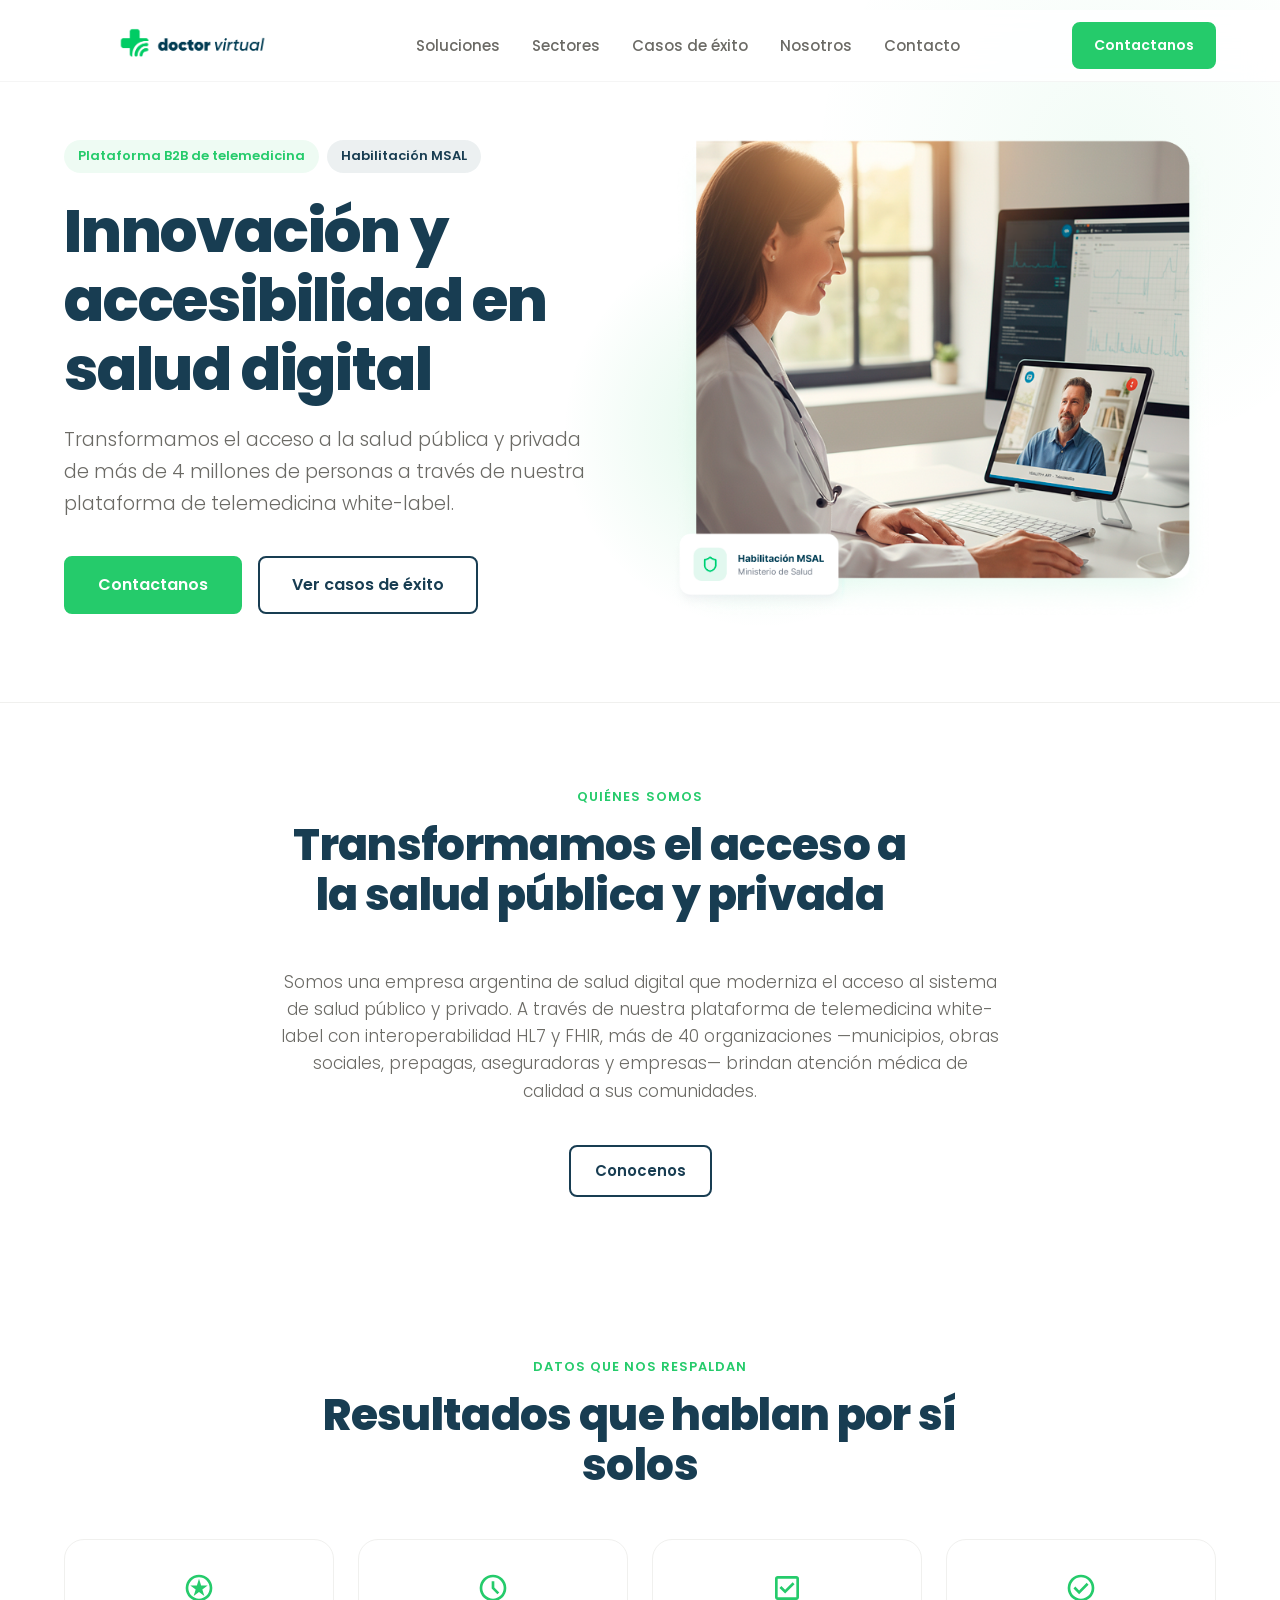
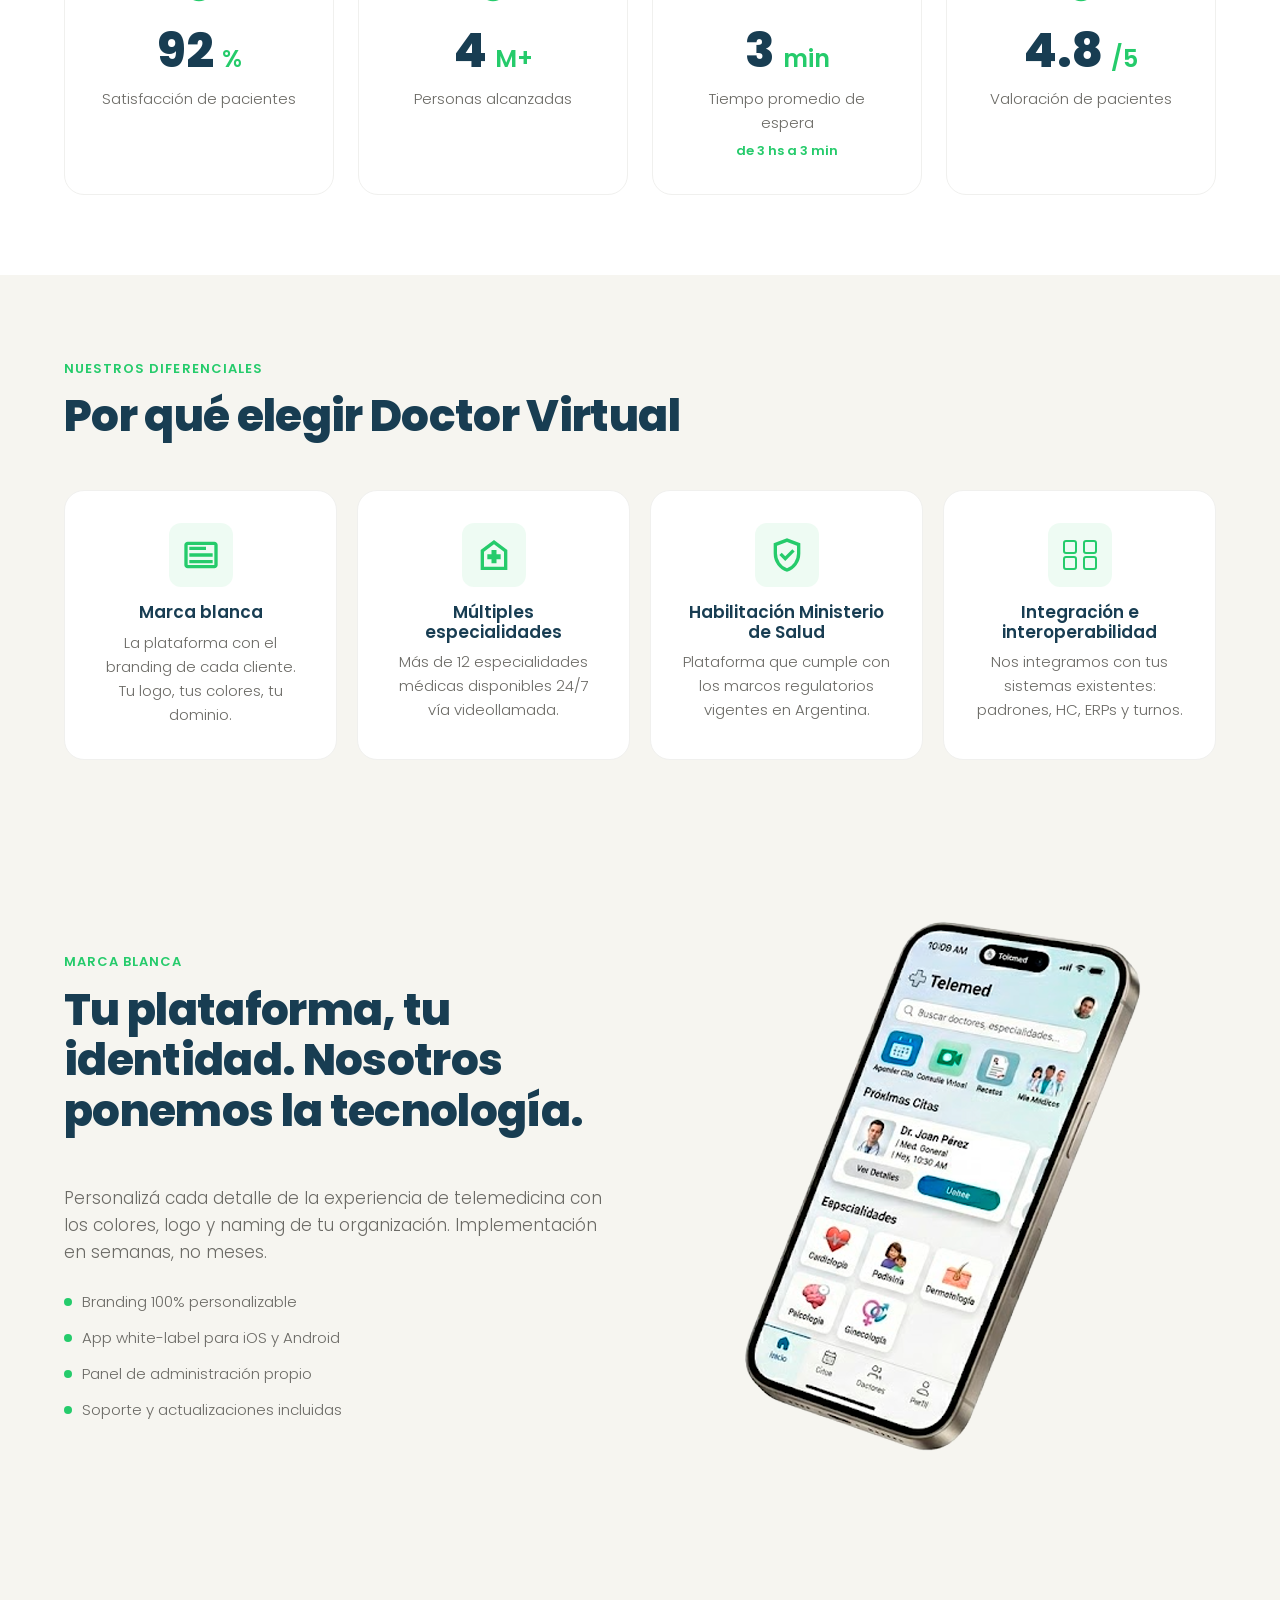
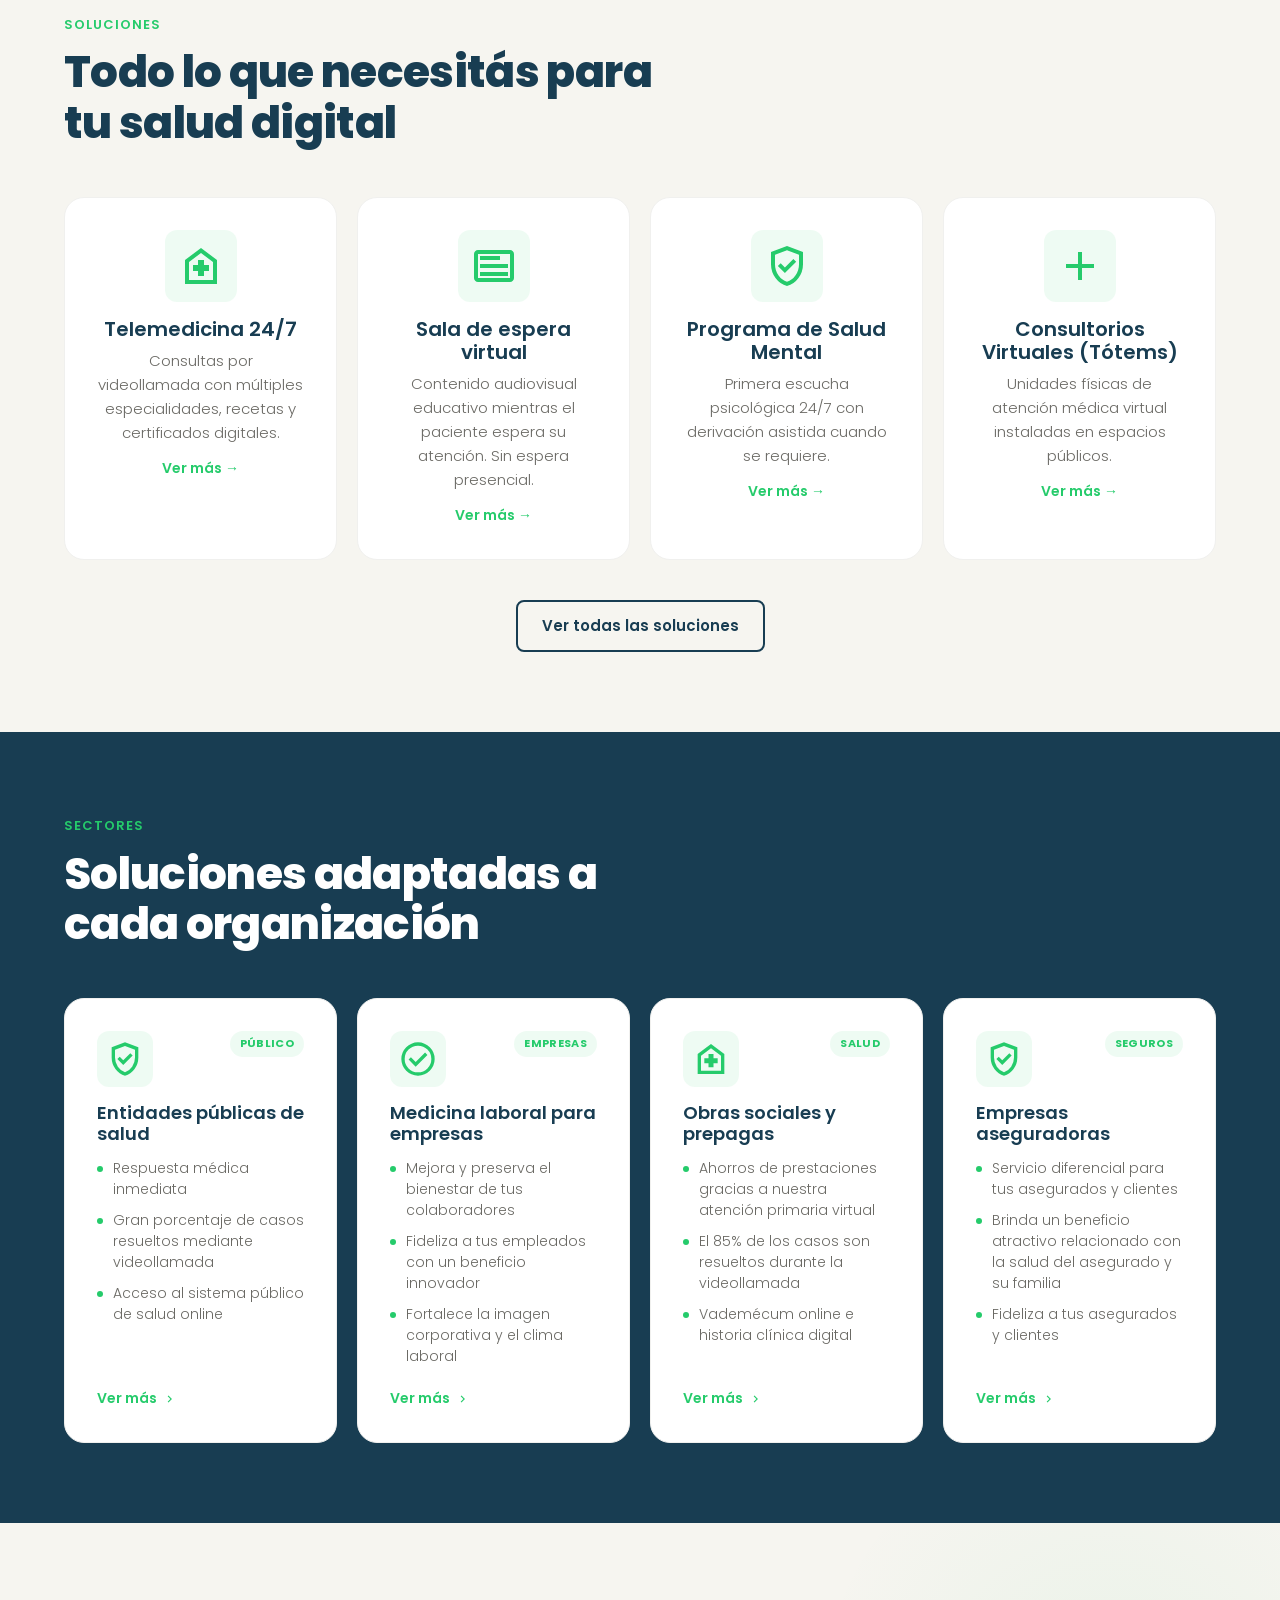
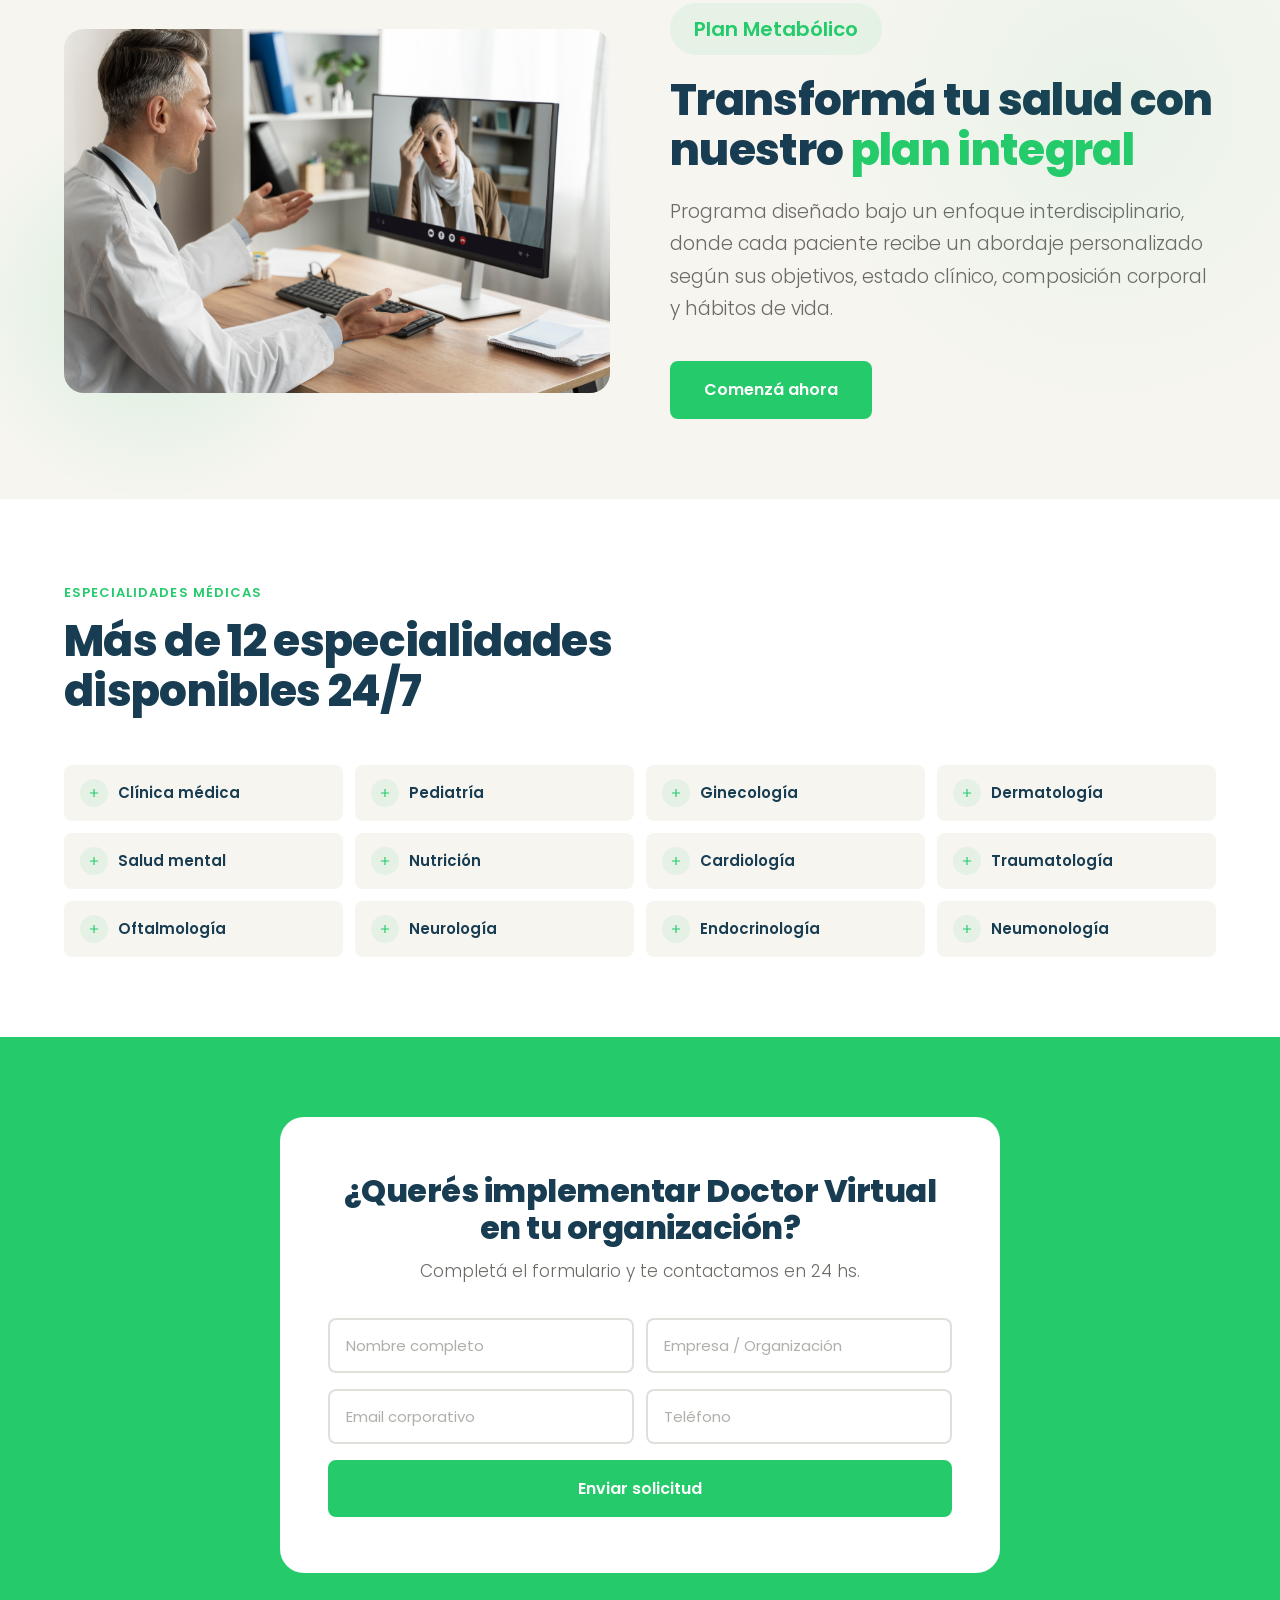
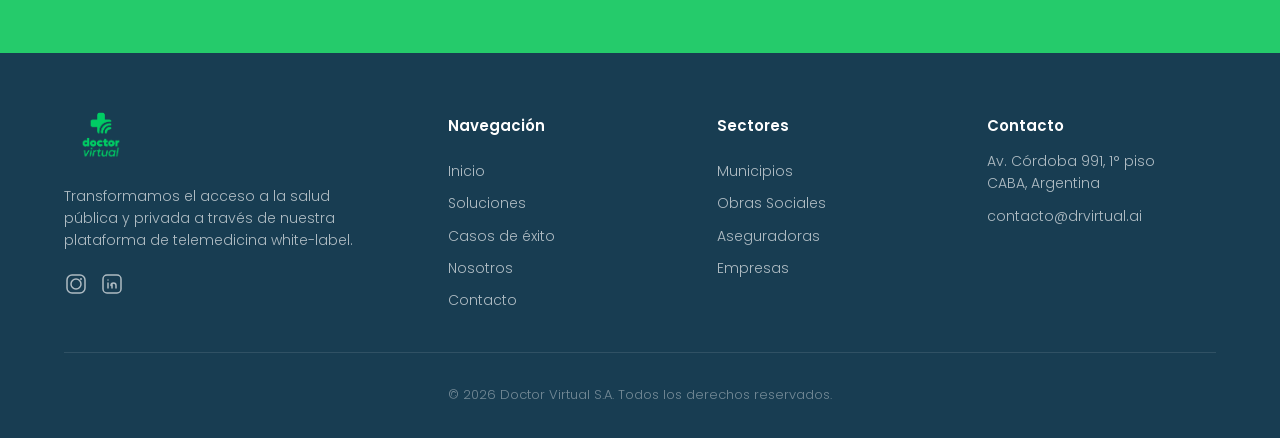
<file: index.html>
<!DOCTYPE html>
<html lang="es">
<head>
  <meta charset="UTF-8" />
  <meta name="viewport" content="width=device-width, initial-scale=1.0" />
  <title>Doctor Virtual — Salud digital para organizaciones</title>
  <meta name="description" content="Plataforma de telemedicina B2B para municipios, obras sociales, prepagas y aseguradoras. Marca blanca, múltiples especialidades, interoperabilidad HL7/FHIR." />
  <meta property="og:locale" content="es_AR" />
  <meta property="og:site_name" content="Doctor Virtual" />
  <meta property="og:title" content="Doctor Virtual — Salud digital para organizaciones" />
  <meta property="og:description" content="Plataforma de telemedicina B2B para municipios, obras sociales, prepagas y aseguradoras. Marca blanca, múltiples especialidades, interoperabilidad HL7/FHIR." />
  <meta property="og:image" content="https://doctorvirtual.ai/Fotos/doctor-offering-medical-teleconsultation.jpg" />
  <meta property="og:url" content="https://doctorvirtual.ai/" />
  <meta property="og:type" content="website" />
  <meta name="twitter:card" content="summary_large_image" />
  <meta name="twitter:title" content="Doctor Virtual — Salud digital para organizaciones" />
  <meta name="twitter:description" content="Plataforma de telemedicina B2B para municipios, obras sociales, prepagas y aseguradoras. Marca blanca, múltiples especialidades." />
  <meta name="twitter:image" content="https://doctorvirtual.ai/Fotos/doctor-offering-medical-teleconsultation.jpg" />
  <link rel="canonical" href="https://doctorvirtual.ai/" />
  <meta name="robots" content="index, follow" />
  <link rel="icon" type="image/svg+xml" href="icons/logo.svg" />
  <link rel="apple-touch-icon" href="icons/logo.png" />
  <script type="application/ld+json">
  {
    "@context": "https://schema.org",
    "@type": "Organization",
    "name": "Doctor Virtual",
    "url": "https://doctorvirtual.ai/",
    "logo": "https://doctorvirtual.ai/icons/logo.png",
    "description": "Plataforma de telemedicina B2B para municipios, obras sociales, prepagas y aseguradoras.",
    "email": "contacto@drvirtual.ai",
    "sameAs": [
      "https://www.linkedin.com/company/doctorvirtual-ia"
    ]
  }
  </script>
  <link rel="preconnect" href="https://fonts.googleapis.com" />
  <link rel="preconnect" href="https://fonts.gstatic.com" crossorigin />
  <link href="https://fonts.googleapis.com/css2?family=Poppins:wght@300;600;800&display=swap" rel="stylesheet" />
  <style>
/* ========== RESET & BASE ========== */
*, *::before, *::after {
  margin: 0;
  padding: 0;
  box-sizing: border-box;
}

:root {
  --green: #25CB6B;
  --green-light: rgba(37, 203, 107, 0.08);
  --green-mid: rgba(37, 203, 107, 0.15);
  --blue: #183D52;
  --cream: #F6F5F0;
  --white: #FFFFFF;
  --gray-50: #F9F9F9;
  --gray-100: #F0F0EE;
  --gray-200: #E0DFDA;
  --gray-300: #B0AFAA;
  --gray-400: #8A8984;
  --gray-500: #6B6A65;
  --gray-600: #4A4945;
  --text: #1A1A18;
  --text-light: #6B6A65;
  --radius-sm: 8px;
  --radius-md: 12px;
  --radius-lg: 20px;
  --radius-xl: 24px;
  --shadow-sm: 0 1px 3px rgba(0,0,0,0.06);
  --shadow-md: 0 4px 16px rgba(0,0,0,0.08);
  --shadow-lg: 0 12px 40px rgba(0,0,0,0.1);
  --shadow-xl: 0 20px 60px rgba(0,0,0,0.12);
  --font: 'Poppins', -apple-system, BlinkMacSystemFont, 'Segoe UI', sans-serif;
  --container: 1200px;
  --nav-height: 72px;
}

html {
  scroll-behavior: smooth;
  -webkit-font-smoothing: antialiased;
}

body {
  font-family: var(--font);
  font-weight: 300;
  color: var(--text);
  background: var(--white);
  line-height: 1.6;
  overflow-x: hidden;
}

.bg-container {
  position: fixed;
  inset: 0;
  z-index: -1;
  background: url('Fotos/doctor-offering-medical-teleconsultation.jpg');
  background-size: cover;
  background-position: center;
  background-repeat: no-repeat;
  background-attachment: fixed;
  transform: scale(10);
}

img { max-width: 100%; display: block; }
a { text-decoration: none; color: inherit; }
ul { list-style: none; }

.container {
  width: 100%;
  max-width: var(--container);
  margin: 0 auto;
  padding: 0 24px;
}

h1, h2, h3, h4 {
  font-weight: 800;
  line-height: 1.15;
  color: var(--blue);
}

h1 {
  font-size: clamp(2.25rem, 5vw, 3.75rem);
  letter-spacing: -0.02em;
}

h2 {
  font-size: clamp(1.75rem, 3.5vw, 2.75rem);
  letter-spacing: -0.015em;
}

h3 {
  font-size: 1.25rem;
  font-weight: 600;
}

p {
  color: var(--text-light);
  font-size: 1.0625rem;
}

.section-title {
  margin-bottom: 48px;
  max-width: 640px;
}

.section-label {
  display: inline-block;
  font-size: 0.8125rem;
  font-weight: 600;
  text-transform: uppercase;
  letter-spacing: 0.08em;
  color: var(--green);
  margin-bottom: 12px;
}

.btn {
  display: inline-flex;
  align-items: center;
  justify-content: center;
  gap: 8px;
  font-family: var(--font);
  font-weight: 600;
  font-size: 0.9375rem;
  border-radius: var(--radius-sm);
  padding: 12px 24px;
  border: 2px solid transparent;
  cursor: pointer;
  transition: all 0.25s ease;
}

.btn-primary {
  background: var(--green);
  color: var(--white);
  border-color: var(--green);
}
.btn-primary:hover {
  background: #1fb85e;
  border-color: #1fb85e;
  transform: translateY(-1px);
  box-shadow: 0 4px 16px rgba(37, 203, 107, 0.35);
}

.btn-outline {
  background: transparent;
  color: var(--blue);
  border-color: var(--blue);
}
.btn-outline:hover {
  background: var(--blue);
  color: var(--white);
  transform: translateY(-1px);
}
.about-content .btn-outline:hover {
  background: var(--green);
  border-color: var(--green);
  color: var(--white);
}

.btn-lg { padding: 14px 32px; font-size: 1rem; }
.btn-block { width: 100%; }

.badge {
  display: inline-block;
  font-size: 0.8125rem;
  font-weight: 600;
  color: var(--green);
  background: var(--green-light);
  padding: 6px 14px;
  border-radius: 100px;
  margin-bottom: 20px;
}

.hero-badges {
  display: flex;
  flex-wrap: wrap;
  gap: 8px;
  margin-bottom: 4px;
}

.badge-msal {
  color: var(--blue);
  background: rgba(24, 61, 82, 0.08);
}

.navbar {
  position: fixed;
  top: 10px;
  left: 0;
  width: 100%;
  height: var(--nav-height);
  background: rgba(255,255,255,0.85);
  backdrop-filter: blur(16px);
  -webkit-backdrop-filter: blur(16px);
  border-bottom: 1px solid rgba(0,0,0,0.04);
  z-index: 1000;
  transition: box-shadow 0.3s;
}
.navbar.scrolled {
  box-shadow: 0 1px 8px rgba(0,0,0,0.06);
}

.nav-container {
  display: flex;
  align-items: center;
  justify-content: space-between;
  height: 100%;
}

.logo {
  display: flex;
  align-items: center;
  gap: 10px;
  font-weight: 800;
  font-size: 1.25rem;
  color: var(--blue);
}
.logo img {
  display: block;
  margin-top: -12px;
}

.nav-links {
  display: flex;
  gap: 32px;
}

.nav-link {
  font-size: 0.9375rem;
  font-weight: 500;
  color: var(--gray-500);
  transition: color 0.2s;
  position: relative;
}
.nav-link::after {
  content: '';
  position: absolute;
  bottom: -4px;
  left: 0;
  width: 0;
  height: 2px;
  background: var(--green);
  transition: width 0.3s;
}
.nav-link:hover { color: var(--blue); }
.nav-link:hover::after { width: 100%; }

.nav-cta {
  padding: 10px 20px;
  font-size: 0.875rem;
}

.hamburger {
  display: none;
  flex-direction: column;
  gap: 5px;
  background: none;
  border: none;
  cursor: pointer;
  padding: 4px;
}
.hamburger span {
  display: block;
  width: 24px;
  height: 2px;
  background: var(--blue);
  border-radius: 2px;
  transition: all 0.3s;
}

.hero {
  padding: calc(var(--nav-height) + 60px) 0 80px;
  background: var(--white);
  position: relative;
  overflow: hidden;
}
.hero::before {
  content: '';
  position: absolute;
  top: -20%;
  right: -10%;
  width: 600px;
  height: 600px;
  border-radius: 50%;
  background: radial-gradient(circle, rgba(37,203,107,0.06) 0%, transparent 70%);
  pointer-events: none;
}

.hero-grid {
  display: grid;
  grid-template-columns: 1fr 1fr;
  gap: 60px;
  align-items: center;
}

.hero-content { max-width: 560px; }

.hero-sub {
  font-size: 1.1875rem;
  line-height: 1.7;
  margin: 20px 0 36px;
}

.hero-ctas {
  display: flex;
  gap: 16px;
  flex-wrap: wrap;
}

.hero-mockup-wrapper {
  position: relative;
  display: flex;
  justify-content: center;
  align-items: center;
}

.mockup {
  width: 280px;
  height: 560px;
  background: var(--blue);
  border-radius: 40px;
  padding: 12px;
  position: relative;
  box-shadow: var(--shadow-xl);
  z-index: 2;
}

.mockup-notch {
  width: 120px;
  height: 24px;
  background: var(--blue);
  border-radius: 0 0 16px 16px;
  margin: -12px auto 0;
}

.mockup-screen {
  width: 100%;
  height: calc(100% - 20px);
  background: var(--white);
  border-radius: 28px;
  display: flex;
  align-items: center;
  justify-content: center;
  padding: 20px;
}

.mockup-call {
  text-align: center;
}

.mockup-avatar {
  width: 80px;
  height: 80px;
  border-radius: 50%;
  background: linear-gradient(135deg, var(--green), #1fb85e);
  margin: 0 auto 12px;
  position: relative;
}
.mockup-avatar::after {
  content: '';
  position: absolute;
  bottom: 0;
  left: 50%;
  transform: translateX(-50%);
  width: 40px;
  height: 40px;
  background: var(--white);
  border-radius: 50% 50% 0 0;
  opacity: 0.3;
}

.mockup-name { font-weight: 600; font-size: 0.9375rem; color: var(--blue); }
.mockup-status { font-size: 0.8125rem; color: var(--green); margin-top: 4px; }

.hero-image {
  width: 100%;
  height: auto;
  border-radius: var(--radius-lg);
  position: relative;
  z-index: 2;
}

.hero-shape {
  position: absolute;
  width: 400px;
  height: 400px;
  background: radial-gradient(circle, rgba(37,203,107,0.15) 0%, transparent 70%);
  border-radius: 50%;
  top: 20%;
  left: -20%;
  z-index: 1;
  pointer-events: none;
}

.hero-stats {
  display: flex;
  gap: 32px;
  margin-top: 36px;
  padding-top: 24px;
  border-top: 1px solid var(--gray-100);
}

.hero-stat { text-align: center; }

.hero-stat-num {
  font-size: 1.5rem;
  font-weight: 800;
  color: var(--blue);
}
.hero-stat-num small {
  font-size: 0.875rem;
  font-weight: 600;
  color: var(--green);
}

.hero-stat-label {
  display: block;
  font-size: 0.75rem;
  color: var(--gray-400);
  text-transform: uppercase;
  letter-spacing: 0.05em;
  margin-top: 2px;
}

.clients {
  padding: 60px 0;
  background: var(--cream);
  overflow: hidden;
}

.clients-heading {
  text-align: center;
  font-size: 0.9375rem;
  font-weight: 600;
  color: var(--gray-400);
  text-transform: uppercase;
  letter-spacing: 0.06em;
  margin-bottom: 36px;
}

.clients-marquee {
  overflow: hidden;
  width: 100%;
  background: var(--text);
  padding: 20px 0;
  mask-image: linear-gradient(to right, transparent 0%, black 5%, black 95%, transparent 100%);
  -webkit-mask-image: linear-gradient(to right, transparent 0%, black 5%, black 95%, transparent 100%);
}

.clients-track {
  display: flex;
  gap: 48px;
  width: max-content;
  animation: marquee 50s linear infinite;
}

@keyframes marquee {
  0% { transform: translateX(0); }
  100% { transform: translateX(-50%); }
}

.client-logo {
  font-weight: 800;
  font-size: 1.125rem;
  color: var(--white);
  letter-spacing: 0.02em;
  white-space: nowrap;
  flex-shrink: 0;
}

.metrics {
  padding: 80px 0;
  background: var(--white);
}

.metrics-grid {
  display: grid;
  grid-template-columns: repeat(4, 1fr);
  gap: 24px;
}

.metric-card {
  text-align: center;
  padding: 40px 24px;
}

.metric-icon { margin-bottom: 16px; display: block; }

.metric-number {
  display: inline-block;
  font-size: 3rem;
  font-weight: 800;
  color: var(--blue);
  line-height: 1;
}

.metric-unit {
  font-size: 1.5rem;
  font-weight: 600;
  color: var(--green);
  margin-left: 4px;
}

.metric-label {
  font-size: 0.9375rem;
  color: var(--text-light);
  margin-top: 8px;
}

.metric-compare {
  display: block;
  font-size: 0.8125rem;
  color: var(--green);
  font-weight: 600;
  margin-top: 6px;
}

.bento-card {
  background: var(--white);
  border: 1px solid var(--gray-100);
  border-radius: var(--radius-lg);
  padding: 32px;
  transition: all 0.35s ease;
}
.bento-card:hover {
  border-color: var(--green-mid);
  box-shadow: var(--shadow-md);
  transform: translateY(-2px);
}

.differentials {
  padding: 80px 0;
  background: var(--cream);
}

.diffs-grid {
  display: grid;
  grid-template-columns: repeat(4, 1fr);
  gap: 20px;
}

.diff-card { text-align: center; }

.diff-icon {
  width: 64px;
  height: 64px;
  background: var(--green-light);
  border-radius: var(--radius-md);
  display: flex;
  align-items: center;
  justify-content: center;
  margin: 0 auto 16px;
}

.diff-card h3 { margin-bottom: 8px; font-size: 1.0625rem; }
.diff-card p { font-size: 0.9375rem; }

.whitelabel {
  padding: 80px 0;
  background: var(--cream);
}

.wl-grid {
  display: grid;
  grid-template-columns: 1fr 1fr;
  gap: 60px;
  align-items: center;
}

.wl-features {
  margin-top: 24px;
  display: flex;
  flex-direction: column;
  gap: 12px;
}
.wl-features li {
  display: flex;
  align-items: center;
  gap: 10px;
  font-size: 0.9375rem;
  color: var(--text-light);
}
.wl-features li::before {
  content: '';
  width: 8px;
  height: 8px;
  background: var(--green);
  border-radius: 50%;
  flex-shrink: 0;
}

.wl-visual {
  display: flex;
  justify-content: center;
  gap: 16px;
}

.wl-mockups {
  display: flex;
  justify-content: center;
  align-items: center;
}

.wl-phone-image {
  width: 100%;
  max-width: 400px;
  height: auto;
}

.solutions {
  padding: 80px 0;
  background: var(--cream);
}

.solutions-grid {
  display: grid;
  grid-template-columns: repeat(4, 1fr);
  gap: 20px;
}

.solution-card { text-align: center; }

.solution-icon {
  width: 72px;
  height: 72px;
  background: var(--green-light);
  border-radius: var(--radius-md);
  display: flex;
  align-items: center;
  justify-content: center;
  margin: 0 auto 16px;
}

.solution-card h3 { margin-bottom: 8px; }
.solution-card p { font-size: 0.9375rem; }

.sectors {
  padding: 80px 0;
  background: var(--blue);
}

.sectors .section-label {
  color: var(--green);
}

.sectors .section-title {
  color: var(--white);
}

.sectors-grid {
  display: grid;
  grid-template-columns: repeat(4, 1fr);
  gap: 20px;
}

.sector-card {
  display: flex;
  flex-direction: column;
  cursor: pointer;
  transition: transform 0.3s ease, box-shadow 0.3s ease;
}
.sector-card:hover {
  transform: translateY(-4px);
  box-shadow: var(--shadow-lg);
}

.sector-card-top {
  display: flex;
  align-items: flex-start;
  justify-content: space-between;
  margin-bottom: 16px;
}

.sector-icon {
  width: 56px;
  height: 56px;
  background: var(--green-light);
  border-radius: var(--radius-md);
  display: flex;
  align-items: center;
  justify-content: center;
  transition: background 0.3s, transform 0.3s;
  flex-shrink: 0;
}
.sector-card:hover .sector-icon {
  background: var(--green-mid);
  transform: scale(1.05);
}

.sector-tag {
  font-size: 0.6875rem;
  font-weight: 700;
  color: var(--green);
  background: var(--green-light);
  padding: 4px 10px;
  border-radius: 100px;
  letter-spacing: 0.03em;
  text-transform: uppercase;
  flex-shrink: 0;
}

.sector-card h3 {
  margin-bottom: 14px;
  font-size: 1.125rem;
}

.sector-features {
  list-style: none;
  margin: 0 0 auto;
  display: flex;
  flex-direction: column;
  gap: 10px;
}

.sector-features li {
  font-size: 0.875rem;
  color: var(--text-light);
  line-height: 1.5;
  display: flex;
  align-items: flex-start;
  gap: 10px;
}

.sector-features li::before {
  content: '';
  width: 6px;
  height: 6px;
  min-width: 6px;
  margin-top: 8px;
  background: var(--green);
  border-radius: 50%;
  flex-shrink: 0;
}

.sector-cta {
  display: inline-flex;
  align-items: center;
  gap: 6px;
  margin-top: 20px;
  font-size: 0.875rem;
  font-weight: 600;
  color: var(--green);
  transition: gap 0.3s;
}

.sector-cta svg {
  width: 14px;
  height: 14px;
  transition: transform 0.3s;
}

.sector-card:hover .sector-cta {
  gap: 10px;
}

.sector-card:hover .sector-cta svg {
  transform: translateX(3px);
}

.cases {
  padding: 80px 0;
  background: var(--cream);
}

.cases-grid {
  display: grid;
  grid-template-columns: repeat(3, 1fr);
  gap: 24px;
}

.case-card { display: flex; flex-direction: column; }

.case-header {
  display: flex;
  align-items: center;
  justify-content: space-between;
  margin-bottom: 16px;
}

.case-logo {
  font-weight: 800;
  font-size: 1.0625rem;
  color: var(--blue);
}

.case-tag {
  font-size: 0.75rem;
  font-weight: 600;
  color: var(--green);
  background: var(--green-light);
  padding: 4px 10px;
  border-radius: 100px;
}

.case-card blockquote {
  font-style: italic;
  font-weight: 300;
  font-size: 0.9375rem;
  color: var(--gray-500);
  line-height: 1.7;
  margin-bottom: 20px;
  flex: 1;
}

.case-result {
  border-top: 1px solid var(--gray-100);
  padding-top: 16px;
}
.case-stat {
  font-size: 1.75rem;
  font-weight: 800;
  color: var(--green);
}
.case-stat-label {
  display: block;
  font-size: 0.8125rem;
  color: var(--text-light);
  margin-top: 2px;
}

.cta-final {
  padding: 80px 0;
  background: var(--green);
}

.cta-box {
  background: var(--white);
  border-radius: var(--radius-xl);
  padding: 56px 48px;
  text-align: center;
  max-width: 720px;
  margin: 0 auto;
}

.cta-box h2 {
  font-size: clamp(1.5rem, 3vw, 2rem);
  margin-bottom: 12px;
}

.cta-box p {
  margin-bottom: 32px;
}

.cta-form {
  display: flex;
  flex-direction: column;
  gap: 16px;
}

.form-row {
  display: grid;
  grid-template-columns: 1fr 1fr;
  gap: 12px;
}

.cta-form input,
.modal input {
  width: 100%;
  padding: 14px 16px;
  border: 2px solid var(--gray-200);
  border-radius: var(--radius-sm);
  font-family: var(--font);
  font-size: 0.9375rem;
  color: var(--text);
  background: var(--white);
  transition: border-color 0.25s, box-shadow 0.25s;
  outline: none;
}
.cta-form input:focus,
.modal input:focus {
  border-color: var(--green);
  box-shadow: 0 0 0 3px var(--green-light);
}
.cta-form input::placeholder,
.modal input::placeholder {
  color: var(--gray-300);
}

.footer {
  background: var(--blue);
  color: var(--white);
  padding: 64px 0 32px;
}

.footer .logo span { color: var(--white); }

.footer-grid {
  display: grid;
  grid-template-columns: 1.5fr 1fr 1fr 1fr;
  gap: 40px;
  padding-bottom: 40px;
  border-bottom: 1px solid rgba(255,255,255,0.1);
  margin-bottom: 32px;
}

.footer p, .footer a:not(.logo) {
  color: rgba(255,255,255,0.65);
  font-size: 0.875rem;
}

.footer-brand p { margin-top: 16px; max-width: 320px; }

.footer-social {
  display: flex;
  gap: 12px;
  margin-top: 20px;
}
.footer-social a {
  color: rgba(255,255,255,0.5);
  transition: color 0.3s;
}
.footer-social a:hover { color: var(--green); }

.footer-links h4, .footer-contact h4 {
  color: var(--white);
  margin-bottom: 16px;
  font-weight: 600;
  font-size: 0.9375rem;
}

.footer-links {
  display: flex;
  flex-direction: column;
  gap: 10px;
}

.footer-links a:hover { color: var(--green); }

.footer-contact p {
  margin-bottom: 8px;
}

.footer-bottom {
  text-align: center;
}
.footer-bottom p {
  font-size: 0.8125rem;
  color: rgba(255,255,255,0.4);
}

.modal-overlay {
  display: none;
  position: fixed;
  inset: 0;
  background: rgba(0,0,0,0.5);
  backdrop-filter: blur(4px);
  z-index: 2000;
  align-items: center;
  justify-content: center;
  padding: 24px;
}
.modal-overlay.active { display: flex; }

.modal {
  background: var(--white);
  border-radius: var(--radius-xl);
  padding: 40px;
  max-width: 480px;
  width: 100%;
  position: relative;
  animation: modalIn 0.3s ease;
}

@keyframes modalIn {
  from { opacity: 0; transform: scale(0.95) translateY(10px); }
  to { opacity: 1; transform: scale(1) translateY(0); }
}

.modal-close {
  position: absolute;
  top: 16px;
  right: 20px;
  background: none;
  border: none;
  font-size: 1.75rem;
  cursor: pointer;
  color: var(--gray-300);
  transition: color 0.2s;
}
.modal-close:hover { color: var(--text); }

.modal h2 { margin-bottom: 8px; }
.modal p { margin-bottom: 24px; }
.modal form { display: flex; flex-direction: column; gap: 12px; }

.about {
  padding: 80px 0;
  background: var(--white);
  border-top: 1px solid var(--gray-100);
}

.about-grid {
  max-width: 720px;
  margin: 0 auto;
}

.about-content {
  text-align: center;
}

.about-content p { margin-bottom: 16px; }

.about-stats {
  display: grid;
  grid-template-columns: 1fr 1fr;
  gap: 16px;
}

.about-stat-card {
  background: var(--cream);
  border-radius: var(--radius-lg);
  padding: 24px;
  text-align: center;
  transition: all 0.3s;
}
.about-stat-card:hover {
  background: var(--green-light);
}

.about-stat-num {
  display: block;
  font-size: 2rem;
  font-weight: 800;
  color: var(--blue);
  line-height: 1;
}
.about-stat-label {
  display: block;
  font-size: 0.8125rem;
  color: var(--text-light);
  margin-top: 6px;
}

.specialties {
  padding: 80px 0;
  background: var(--white);
}

.specialties-grid {
  display: grid;
  grid-template-columns: repeat(4, 1fr);
  gap: 12px;
}

.specialty-item {
  display: flex;
  align-items: center;
  gap: 10px;
  padding: 14px 16px;
  background: var(--cream);
  border-radius: var(--radius-sm);
  font-size: 0.9375rem;
  font-weight: 600;
  color: var(--blue);
  transition: all 0.3s;
}
.specialty-item:hover {
  background: var(--green-light);
  transform: translateY(-1px);
}

.specialty-icon {
  width: 28px;
  height: 28px;
  background: var(--green-light);
  border-radius: 50%;
  display: flex;
  align-items: center;
  justify-content: center;
  flex-shrink: 0;
}
.specialty-icon svg { width: 14px; height: 14px; }

.card-link {
  display: inline-block;
  margin-top: 12px;
  font-size: 0.875rem;
  font-weight: 600;
  color: var(--green);
  transition: gap 0.3s;
}
.solution-card:hover .card-link { text-decoration: underline; }

.section-footer-link {
  text-align: center;
  margin-top: 40px;
}

.nav-link.active {
  color: var(--blue);
  font-weight: 600;
}
.nav-link.active::after { width: 100%; }

.page-hero {
  padding: calc(var(--nav-height) + 80px) 0 60px;
  background: var(--cream);
  text-align: center;
}
.page-hero h1 { margin-bottom: 16px; }
.page-hero p { max-width: 560px; margin: 0 auto; }

.page-section {
  padding: 80px 0;
}
.page-section-alt {
  background: var(--cream);
}

.detail-row {
  display: grid;
  grid-template-columns: 1fr 1fr;
  gap: 60px;
  align-items: center;
}

.detail-num {
  font-size: 0.75rem;
  font-weight: 800;
  color: var(--green);
  letter-spacing: 0.1em;
  margin-bottom: 8px;
  display: block;
}

.detail-content h2 { margin-bottom: 16px; }

.detail-features {
  margin-top: 24px;
  display: flex;
  flex-direction: column;
  gap: 10px;
}
.detail-features li {
  display: flex;
  align-items: center;
  gap: 10px;
  font-size: 0.9375rem;
  color: var(--text-light);
}
.detail-features li::before {
  content: '';
  width: 6px;
  height: 6px;
  background: var(--green);
  border-radius: 50%;
  flex-shrink: 0;
}

.detail-visual {
  display: flex;
  justify-content: center;
}

.detail-placeholder {
  width: 100%;
  max-width: 400px;
  aspect-ratio: 4/3;
  background: var(--green-light);
  border-radius: var(--radius-lg);
  display: flex;
  flex-direction: column;
  align-items: center;
  justify-content: center;
  gap: 16px;
  font-weight: 600;
  color: var(--green);
  font-size: 1rem;
}

.detail-reverse .detail-visual { order: -1; }

.sectors-detail-grid {
  display: grid;
  grid-template-columns: repeat(2, 1fr);
  gap: 24px;
}

.sector-card-large {
  display: flex;
  flex-direction: column;
  cursor: pointer;
}

.sector-card-icon {
  width: 64px;
  height: 64px;
  background: var(--green-light);
  border-radius: var(--radius-md);
  display: flex;
  align-items: center;
  justify-content: center;
  margin-bottom: 16px;
  transition: background 0.3s;
}
.sector-card-large:hover .sector-card-icon { background: var(--green-mid); }

.sector-card-large h2 { font-size: 1.375rem; margin-bottom: 8px; }
.sector-card-large p { font-size: 0.9375rem; margin-bottom: 16px; }

.sector-highlights {
  list-style: none;
  margin-bottom: auto;
}
.sector-highlights li {
  font-size: 0.875rem;
  color: var(--text-light);
  padding: 4px 0;
  display: flex;
  align-items: center;
  gap: 8px;
}
.sector-highlights li::before {
  content: '';
  width: 5px;
  height: 5px;
  background: var(--green);
  border-radius: 50%;
  flex-shrink: 0;
}

.sector-card-large .sector-arrow { margin-top: 20px; }

.cases-detailed-grid {
  display: grid;
  grid-template-columns: repeat(2, 1fr);
  gap: 24px;
}

.case-detailed { display: flex; flex-direction: column; }

.case-detailed-header {
  display: flex;
  align-items: center;
  justify-content: space-between;
  margin-bottom: 16px;
}

.case-detailed-role {
  font-size: 0.8125rem;
  color: var(--gray-400);
}

.case-detailed blockquote {
  font-style: italic;
  font-weight: 300;
  font-size: 0.9375rem;
  color: var(--gray-500);
  line-height: 1.7;
  margin-bottom: 20px;
  flex: 1;
}

.case-detailed-results {
  display: grid;
  grid-template-columns: repeat(3, 1fr);
  gap: 12px;
  border-top: 1px solid var(--gray-100);
  padding-top: 16px;
}

.case-result-item { text-align: center; }

.team-grid {
  display: grid;
  grid-template-columns: repeat(4, 1fr);
  gap: 20px;
}

.team-card {
  text-align: center;
}

.team-avatar {
  width: 80px;
  height: 80px;
  margin: 0 auto 16px;
}

.team-card h4 {
  font-size: 1.0625rem;
  margin-bottom: 4px;
}

.team-role {
  font-size: 0.8125rem;
  color: var(--text-light);
}

.contact-grid {
  display: grid;
  grid-template-columns: 1.5fr 1fr;
  gap: 40px;
  align-items: start;
}

.contact-form {
  display: flex;
  flex-direction: column;
  gap: 16px;
}

.contact-form input,
.contact-form select,
.contact-form textarea {
  width: 100%;
  padding: 14px 16px;
  border: 2px solid var(--gray-200);
  border-radius: var(--radius-sm);
  font-family: var(--font);
  font-size: 0.9375rem;
  color: var(--text);
  background: var(--white);
  transition: border-color 0.25s, box-shadow 0.25s;
  outline: none;
}
.contact-form input:focus,
.contact-form select:focus,
.contact-form textarea:focus {
  border-color: var(--green);
  box-shadow: 0 0 0 3px var(--green-light);
}
.contact-form input::placeholder,
.contact-form textarea::placeholder {
  color: var(--gray-300);
}

.contact-form select {
  appearance: none;
  background-image: url("data:image/svg+xml,%3Csvg xmlns='http://www.w3.org/2000/svg' width='12' height='8' viewBox='0 0 12 8'%3E%3Cpath d='M1 1l5 5 5-5' stroke='%236B6A65' stroke-width='2' fill='none' stroke-linecap='round'/%3E%3C/svg%3E");
  background-repeat: no-repeat;
  background-position: right 16px center;
  cursor: pointer;
}

.contact-form textarea { resize: vertical; min-height: 120px; }

.contact-info {
  display: flex;
  flex-direction: column;
  gap: 16px;
}

.contact-info-card { text-align: center; }
.contact-info-card h3 { margin-bottom: 8px; font-size: 1rem; }
.contact-info-card p { font-size: 0.9375rem; }
.contact-info-card .footer-social { justify-content: center; margin-top: 12px; }
.contact-info-card .footer-social a { color: var(--gray-300); }
.contact-info-card .footer-social a:hover { color: var(--green); }

.about-us-grid {
  display: grid;
  grid-template-columns: 1fr 1fr;
  gap: 60px;
  align-items: start;
}

.about-us-content h2 { margin-bottom: 20px; }
.about-us-content p { margin-bottom: 16px; }

.about-us-mission {
  display: flex;
  flex-direction: column;
  gap: 16px;
}

.mission-card { text-align: center; }
.mission-card h3 {
  color: var(--green);
  margin-bottom: 8px;
  font-size: 1.125rem;
}

.fade-in {
  opacity: 0;
  transform: translateY(24px);
  transition: opacity 0.6s ease, transform 0.6s ease;
}
.fade-in.visible {
  opacity: 1;
  transform: translateY(0);
}

.sectors-grid .sector-card:nth-child(1) { transition-delay: 0s; }
.sectors-grid .sector-card:nth-child(2) { transition-delay: 0.15s; }
.sectors-grid .sector-card:nth-child(3) { transition-delay: 0.3s; }
.sectors-grid .sector-card:nth-child(4) { transition-delay: 0.45s; }

@media (max-width: 1024px) {
  .hero-grid { grid-template-columns: 1fr; text-align: center; }
  .hero-content { max-width: 100%; }
  .hero-ctas { justify-content: center; }
  .hero-visual { display: flex; justify-content: center; }
  .hero-stats { justify-content: center; }

  .diffs-grid { grid-template-columns: repeat(2, 1fr); }
  .solutions-grid { grid-template-columns: repeat(2, 1fr); }
  .sectors-grid { grid-template-columns: repeat(2, 1fr); }

  .wl-grid { grid-template-columns: 1fr; text-align: center; }
  .wl-content .section-title { margin-left: auto; margin-right: auto; }
  .wl-features { align-items: center; }

  .cases-grid { grid-template-columns: 1fr 1fr; }

  .footer-grid { grid-template-columns: 1fr 1fr; }

  .about-grid { grid-template-columns: 1fr; text-align: center; }
  .about-stats { max-width: 400px; margin: 0 auto; }

  .specialties-grid { grid-template-columns: repeat(3, 1fr); }

  .metrics-grid { grid-template-columns: repeat(2, 1fr); }

  .detail-row { grid-template-columns: 1fr; text-align: center; }
  .detail-features { align-items: center; }
  .detail-reverse .detail-visual { order: 0; }

  .sectors-detail-grid { grid-template-columns: 1fr; }
  .cases-detailed-grid { grid-template-columns: 1fr; }
  .team-grid { grid-template-columns: repeat(2, 1fr); }
  .contact-grid { grid-template-columns: 1fr; }

  .about-us-grid { grid-template-columns: 1fr; text-align: center; }
}

@media (max-width: 768px) {
  .nav-links { display: none; }
  .nav-cta { display: none; }
  .hamburger { display: flex; }

  .nav-links.open {
    display: flex;
    flex-direction: column;
    position: absolute;
    top: var(--nav-height);
    left: 0;
    width: 100%;
    background: rgba(255,255,255,0.98);
    backdrop-filter: blur(16px);
    padding: 24px;
    gap: 16px;
    border-bottom: 1px solid var(--gray-100);
  }
  .nav-links.open + .nav-cta { display: flex; }

  .clients-track { gap: 24px; }

  .metrics-grid { grid-template-columns: 1fr; }
  .diffs-grid { grid-template-columns: 1fr; }
  .solutions-grid { grid-template-columns: 1fr; }
  .sectors-grid { grid-template-columns: 1fr; }
  .cases-grid { grid-template-columns: 1fr; }

  .form-row { grid-template-columns: 1fr; }

  .footer-grid { grid-template-columns: 1fr; text-align: center; }
  .footer-brand p { max-width: 100%; }
  .footer-social { justify-content: center; }

  .cta-box { padding: 32px 24px; }

  .metric-number { font-size: 2.5rem; }
  h1 { font-size: 2rem; }

  .hero-stats { gap: 24px; flex-wrap: wrap; }
  .about-stats { grid-template-columns: 1fr 1fr; }
  .specialties-grid { grid-template-columns: repeat(2, 1fr); }
  .team-grid { grid-template-columns: 1fr 1fr; }
  .case-detailed-results { grid-template-columns: 1fr 1fr; }
  .sectors-detail-grid { grid-template-columns: 1fr; }
  .cases-detailed-grid { grid-template-columns: 1fr; }
}

@media (max-width: 480px) {
  .container { padding: 0 16px; }
  .hero { padding-top: calc(var(--nav-height) + 40px); }
  .mockup { width: 220px; height: 440px; }
}
</style>
</head>
<body>

  <div class="bg-container"></div>

  <!-- ========== NAVBAR ========== -->
  <nav class="navbar" id="navbar">
    <div class="container nav-container">
      <a href="index.html" class="logo">
        <img src="icons/logo.png" alt="Doctor Virtual" style="height:120px;width:auto;">
        
      </a>
      <ul class="nav-links" id="navLinks">
        <li><a href="soluciones.html" class="nav-link">Soluciones</a></li>
        <li><a href="sectores.html" class="nav-link">Sectores</a></li>
        <li style="display:none"><a href="nuestros-clientes.html" class="nav-link">Clientes</a></li>
        <li><a href="casos-de-exito.html" class="nav-link">Casos de éxito</a></li>
        <li><a href="nosotros.html" class="nav-link">Nosotros</a></li>
        <li><a href="contacto.html" class="nav-link">Contacto</a></li>
      </ul>
      <a href="contacto.html" class="btn btn-primary nav-cta">Contactanos</a>
      <button class="hamburger" id="hamburger" aria-label="Menú">
        <span></span><span></span><span></span>
      </button>
    </div>
  </nav>

  <!-- ========== HERO ========== -->
  <section class="hero" id="hero">
    <div class="container hero-grid">
      <div class="hero-content fade-in">
        <div class="hero-badges">
          <span class="badge">Plataforma B2B de telemedicina</span>
          <span class="badge badge-msal">Habilitación MSAL</span>
        </div>
        <h1>Innovación y accesibilidad en salud digital</h1>
        <p class="hero-sub">Transformamos el acceso a la salud pública y privada de más de 4 millones de personas a través de nuestra plataforma de telemedicina white-label.</p>
        <div class="hero-ctas">
          <a href="contacto.html" class="btn btn-primary btn-lg">Contactanos</a>
          <a href="casos-de-exito.html" class="btn btn-outline btn-lg">Ver casos de éxito</a>
        </div>
      </div>
      <div class="hero-visual fade-in">
        <div class="hero-mockup-wrapper">
          <img src="Fotos/foto consulta hero.png" alt="Consulta de telemedicina" class="hero-image" />
          <div class="hero-shape"></div>
        </div>
      </div>
    </div>
  </section>

  <!-- ========== CLIENT LOGOS ========== -->
  <section class="clients" style="padding-top:0;display:none">
    <div class="container">
      <p class="clients-heading fade-in">Confían en nosotros</p>
      <div class="clients-marquee fade-in" style="background:var(--white);mask-image:none;-webkit-mask-image:none">
        <div class="clients-track">
          <img class="client-logo" src="logos barra/1.png" alt="Logo cliente Doctor Virtual" style="height:40px;width:auto">
          <img class="client-logo" src="logos barra/2.png" alt="Logo cliente Doctor Virtual" style="height:40px;width:auto">
          <img class="client-logo" src="logos barra/3.png" alt="Logo cliente Doctor Virtual" style="height:40px;width:auto">
          <img class="client-logo" src="logos barra/4.png" alt="Logo cliente Doctor Virtual" style="height:40px;width:auto">
          <img class="client-logo" src="logos barra/5.png" alt="Logo cliente Doctor Virtual" style="height:40px;width:auto">
          <img class="client-logo" src="logos barra/6.png" alt="Logo cliente Doctor Virtual" style="height:40px;width:auto">
          <img class="client-logo" src="logos barra/7.png" alt="Logo cliente Doctor Virtual" style="height:40px;width:auto">
          <img class="client-logo" src="logos barra/8.png" alt="Logo cliente Doctor Virtual" style="height:40px;width:auto">
          <img class="client-logo" src="logos barra/9.png" alt="Logo cliente Doctor Virtual" style="height:40px;width:auto">
          <img class="client-logo" src="logos barra/10.png" alt="Logo cliente Doctor Virtual" style="height:40px;width:auto">
          <img class="client-logo" src="logos barra/11.png" alt="Logo cliente Doctor Virtual" style="height:40px;width:auto">
          <img class="client-logo" src="logos barra/12.png" alt="Logo cliente Doctor Virtual" style="height:40px;width:auto">
          <img class="client-logo" src="logos barra/13.png" alt="Logo cliente Doctor Virtual" style="height:40px;width:auto">
          <img class="client-logo" src="logos barra/14.png" alt="Logo cliente Doctor Virtual" style="height:40px;width:auto">
          <img class="client-logo" src="logos barra/15.png" alt="Logo cliente Doctor Virtual" style="height:40px;width:auto">
          <img class="client-logo" src="logos barra/16.png" alt="Logo cliente Doctor Virtual" style="height:40px;width:auto">
          <img class="client-logo" src="logos barra/17.png" alt="Logo cliente Doctor Virtual" style="height:40px;width:auto">
          <img class="client-logo" src="logos barra/18.png" alt="Logo cliente Doctor Virtual" style="height:40px;width:auto">
          <img class="client-logo" src="logos barra/19.png" alt="Logo cliente Doctor Virtual" style="height:40px;width:auto">
          <img class="client-logo" src="logos barra/20.png" alt="Logo cliente Doctor Virtual" style="height:40px;width:auto">
          <img class="client-logo" src="logos barra/21.png" alt="Logo cliente Doctor Virtual" style="height:40px;width:auto">
          <img class="client-logo" src="logos barra/22.png" alt="Logo cliente Doctor Virtual" style="height:40px;width:auto">
          <img class="client-logo" src="logos barra/23.png" alt="Logo cliente Doctor Virtual" style="height:40px;width:auto">
          <img class="client-logo" src="logos barra/24.png" alt="Logo cliente Doctor Virtual" style="height:40px;width:auto">
          <img class="client-logo" src="logos barra/25.png" alt="Logo cliente Doctor Virtual" style="height:40px;width:auto">
          <img class="client-logo" src="logos barra/26.png" alt="Logo cliente Doctor Virtual" style="height:40px;width:auto">
          <img class="client-logo" src="logos barra/27.png" alt="Logo cliente Doctor Virtual" style="height:40px;width:auto">
          <img class="client-logo" src="logos barra/28.png" alt="Logo cliente Doctor Virtual" style="height:40px;width:auto">
          <img class="client-logo" src="logos barra/29.png" alt="Logo cliente Doctor Virtual" style="height:40px;width:auto">
          <img class="client-logo" src="logos barra/30.png" alt="Logo cliente Doctor Virtual" style="height:40px;width:auto">
          <img class="client-logo" src="logos barra/31.png" alt="Logo cliente Doctor Virtual" style="height:40px;width:auto">
          <img class="client-logo" src="logos barra/32.png" alt="Logo cliente Doctor Virtual" style="height:40px;width:auto">
          <img class="client-logo" src="logos barra/33.png" alt="Logo cliente Doctor Virtual" style="height:40px;width:auto">
          <img class="client-logo" src="logos barra/34.png" alt="Logo cliente Doctor Virtual" style="height:40px;width:auto">
          <img class="client-logo" src="logos barra/1.png" alt="Logo cliente Doctor Virtual" style="height:40px;width:auto">
          <img class="client-logo" src="logos barra/2.png" alt="Logo cliente Doctor Virtual" style="height:40px;width:auto">
          <img class="client-logo" src="logos barra/3.png" alt="Logo cliente Doctor Virtual" style="height:40px;width:auto">
          <img class="client-logo" src="logos barra/4.png" alt="Logo cliente Doctor Virtual" style="height:40px;width:auto">
          <img class="client-logo" src="logos barra/5.png" alt="Logo cliente Doctor Virtual" style="height:40px;width:auto">
          <img class="client-logo" src="logos barra/6.png" alt="Logo cliente Doctor Virtual" style="height:40px;width:auto">
          <img class="client-logo" src="logos barra/7.png" alt="Logo cliente Doctor Virtual" style="height:40px;width:auto">
          <img class="client-logo" src="logos barra/8.png" alt="Logo cliente Doctor Virtual" style="height:40px;width:auto">
          <img class="client-logo" src="logos barra/9.png" alt="Logo cliente Doctor Virtual" style="height:40px;width:auto">
          <img class="client-logo" src="logos barra/10.png" alt="Logo cliente Doctor Virtual" style="height:40px;width:auto">
          <img class="client-logo" src="logos barra/11.png" alt="Logo cliente Doctor Virtual" style="height:40px;width:auto">
          <img class="client-logo" src="logos barra/12.png" alt="Logo cliente Doctor Virtual" style="height:40px;width:auto">
          <img class="client-logo" src="logos barra/13.png" alt="Logo cliente Doctor Virtual" style="height:40px;width:auto">
          <img class="client-logo" src="logos barra/14.png" alt="Logo cliente Doctor Virtual" style="height:40px;width:auto">
          <img class="client-logo" src="logos barra/15.png" alt="Logo cliente Doctor Virtual" style="height:40px;width:auto">
          <img class="client-logo" src="logos barra/16.png" alt="Logo cliente Doctor Virtual" style="height:40px;width:auto">
          <img class="client-logo" src="logos barra/17.png" alt="Logo cliente Doctor Virtual" style="height:40px;width:auto">
          <img class="client-logo" src="logos barra/18.png" alt="Logo cliente Doctor Virtual" style="height:40px;width:auto">
          <img class="client-logo" src="logos barra/19.png" alt="Logo cliente Doctor Virtual" style="height:40px;width:auto">
          <img class="client-logo" src="logos barra/20.png" alt="Logo cliente Doctor Virtual" style="height:40px;width:auto">
          <img class="client-logo" src="logos barra/21.png" alt="Logo cliente Doctor Virtual" style="height:40px;width:auto">
          <img class="client-logo" src="logos barra/22.png" alt="Logo cliente Doctor Virtual" style="height:40px;width:auto">
          <img class="client-logo" src="logos barra/23.png" alt="Logo cliente Doctor Virtual" style="height:40px;width:auto">
          <img class="client-logo" src="logos barra/24.png" alt="Logo cliente Doctor Virtual" style="height:40px;width:auto">
          <img class="client-logo" src="logos barra/25.png" alt="Logo cliente Doctor Virtual" style="height:40px;width:auto">
          <img class="client-logo" src="logos barra/26.png" alt="Logo cliente Doctor Virtual" style="height:40px;width:auto">
          <img class="client-logo" src="logos barra/27.png" alt="Logo cliente Doctor Virtual" style="height:40px;width:auto">
          <img class="client-logo" src="logos barra/28.png" alt="Logo cliente Doctor Virtual" style="height:40px;width:auto">
          <img class="client-logo" src="logos barra/29.png" alt="Logo cliente Doctor Virtual" style="height:40px;width:auto">
          <img class="client-logo" src="logos barra/30.png" alt="Logo cliente Doctor Virtual" style="height:40px;width:auto">
          <img class="client-logo" src="logos barra/31.png" alt="Logo cliente Doctor Virtual" style="height:40px;width:auto">
          <img class="client-logo" src="logos barra/32.png" alt="Logo cliente Doctor Virtual" style="height:40px;width:auto">
          <img class="client-logo" src="logos barra/33.png" alt="Logo cliente Doctor Virtual" style="height:40px;width:auto">
          <img class="client-logo" src="logos barra/34.png" alt="Logo cliente Doctor Virtual" style="height:40px;width:auto">
        </div>
      </div>
    </div>
  </section>

  <!-- ========== ABOUT / QUIÉNES SOMOS ========== -->
  <section class="about" id="nosotros">
    <div class="container">
      <div class="about-grid">
        <div class="about-content fade-in">
          <div class="section-label">Quiénes somos</div>
          <h2 class="section-title">Transformamos el acceso a la salud pública y privada</h2>
          <p>Somos una empresa argentina de salud digital que moderniza el acceso al sistema de salud público y privado. A través de nuestra plataforma de telemedicina white-label con interoperabilidad HL7 y FHIR, más de 40 organizaciones —municipios, obras sociales, prepagas, aseguradoras y empresas— brindan atención médica de calidad a sus comunidades.</p>
          <a href="nosotros.html" class="btn btn-outline" style="margin-top:24px">Conocenos</a>
        </div>
      </div>
    </div>
  </section>

  <!-- ========== METRICS ========== -->
  <section class="metrics" id="metrics">
    <div class="container">
      <div class="section-label fade-in" style="text-align:center;display:block;width:100%">Datos que nos respaldan</div>
      <h2 class="section-title fade-in" style="text-align:center;margin:0 auto 48px">Resultados que hablan por sí solos</h2>
      <div class="metrics-grid">
        <div class="metric-card bento-card fade-in">
          <span class="metric-icon">
            <svg width="32" height="32" viewBox="0 -960 960 960" fill="#25CB6B"><path d="m320-240 160-122 160 122-60-198 160-114H544l-64-208-64 208H220l160 114-60 198ZM480-80q-83 0-156-31.5T197-197q-54-54-85.5-127T80-480q0-83 31.5-156T197-763q54-54 127-85.5T480-880q83 0 156 31.5T763-763q54 54 85.5 127T880-480q0 83-31.5 156T763-197q-54 54-127 85.5T480-80Zm0-80q134 0 227-93t93-227q0-134-93-227t-227-93q-134 0-227 93t-93 227q0 134 93 227t227 93Zm0-320Z"/></svg>
          </span>
          <span class="metric-number" data-target="92">0</span>
          <span class="metric-unit">%</span>
          <p class="metric-label">Satisfacción de pacientes</p>
        </div>
        <div class="metric-card bento-card fade-in">
          <span class="metric-icon">
            <svg width="32" height="32" viewBox="0 -960 960 960" fill="#25CB6B"><path d="m612-292 56-56-148-148v-184h-80v216l172 172ZM480-80q-83 0-156-31.5T197-197q-54-54-85.5-127T80-480q0-83 31.5-156T197-763q54-54 127-85.5T480-880q83 0 156 31.5T763-763q54 54 85.5 127T880-480q0 83-31.5 156T763-197q-54 54-127 85.5T480-80Zm0-400Zm0 320q133 0 226.5-93.5T800-480q0-133-93.5-226.5T480-800q-133 0-226.5 93.5T160-480q0 133 93.5 226.5T480-160Z"/></svg>
          </span>
          <span class="metric-number" data-target="4">0</span>
          <span class="metric-unit">M+</span>
          <p class="metric-label">Personas alcanzadas</p>
        </div>
        <div class="metric-card bento-card fade-in">
          <span class="metric-icon">
            <svg width="32" height="32" viewBox="0 -960 960 960" fill="#25CB6B"><path d="m424-312 282-282-56-56-226 226-114-114-56 56 170 170ZM200-120q-33 0-56.5-23.5T120-200v-560q0-33 23.5-56.5T200-840h560q33 0 56.5 23.5T840-760v560q0 33-23.5 56.5T760-120H200Zm0-80h560v-560H200v560Zm0-560v560-560Z"/></svg>
          </span>
          <span class="metric-number" data-target="3">0</span>
          <span class="metric-unit">min</span>
          <p class="metric-label">Tiempo promedio de espera</p>
          <span class="metric-compare">de 3 hs a 3 min</span>
        </div>
        <div class="metric-card bento-card fade-in">
          <span class="metric-icon">
            <svg width="32" height="32" viewBox="0 -960 960 960" fill="#25CB6B"><path d="m424-296 282-282-56-56-226 226-114-114-56 56 170 170Zm56 216q-83 0-156-31.5T197-197q-54-54-85.5-127T80-480q0-83 31.5-156T197-763q54-54 127-85.5T480-880q83 0 156 31.5T763-763q54 54 85.5 127T880-480q0 83-31.5 156T763-197q-54 54-127 85.5T480-80Zm0-80q134 0 227-93t93-227q0-134-93-227t-227-93q-134 0-227 93t-93 227q0 134 93 227t227 93Zm0-320Z"/></svg>
          </span>
          <span class="metric-number" data-target="4.8">0</span>
          <span class="metric-unit">/5</span>
          <p class="metric-label">Valoración de pacientes</p>
        </div>
      </div>
    </div>
  </section>

  <!-- ========== DIFFERENTIALS ========== -->
  <section class="differentials" id="diferenciales">
    <div class="container">
      <div class="section-label fade-in">Nuestros diferenciales</div>
      <h2 class="section-title fade-in">Por qué elegir Doctor Virtual</h2>
      <div class="diffs-grid">
        <div class="diff-card bento-card fade-in">
          <div class="diff-icon">
            <svg width="40" height="40" viewBox="0 -960 960 960" fill="#25CB6B"><path d="M200-280h560v-80H200v80Zm0-160h560v-80H200v80Zm0-160h400v-80H200v80Zm-40 440q-33 0-56.5-23.5T80-240v-480q0-33 23.5-56.5T160-800h640q33 0 56.5 23.5T880-720v480q0 33-23.5 56.5T800-160H160Zm0-80h640v-480H160v480Zm0 0v-480 480Z"/></svg>
          </div>
          <h3>Marca blanca</h3>
          <p>La plataforma con el branding de cada cliente. Tu logo, tus colores, tu dominio.</p>
        </div>
        <div class="diff-card bento-card fade-in">
          <div class="diff-icon">
            <svg width="40" height="40" viewBox="0 -960 960 960" fill="#25CB6B"><path d="M420-280h120v-100h100v-120H540v-100H420v100H320v120h100v100ZM160-120v-480l320-240 320 240v480H160Zm80-80h480v-360L480-740 240-560v360Zm240-270Z"/></svg>
          </div>
          <h3>Múltiples especialidades</h3>
          <p>Más de 12 especialidades médicas disponibles 24/7 vía videollamada.</p>
        </div>
        <div class="diff-card bento-card fade-in">
          <div class="diff-icon">
            <svg width="40" height="40" viewBox="0 -960 960 960" fill="#25CB6B"><path d="m438-338 226-226-57-57-169 169-84-84-57 57 141 141Zm42 258q-139-35-229.5-159.5T160-516v-244l320-120 320 120v244q0 152-90.5 276.5T480-80Zm0-84q104-33 172-132t68-220v-189l-240-90-240 90v189q0 121 68 220t172 132Zm0-316Z"/></svg>
          </div>
          <h3>Habilitación Ministerio de Salud</h3>
          <p>Plataforma que cumple con los marcos regulatorios vigentes en Argentina.</p>
        </div>
        <div class="diff-card bento-card fade-in">
          <div class="diff-icon">
            <svg width="40" height="40" viewBox="0 0 40 40" fill="none">
              <rect x="4" y="6" width="12" height="12" rx="2" stroke="#25CB6B" stroke-width="2"/>
              <rect x="24" y="6" width="12" height="12" rx="2" stroke="#25CB6B" stroke-width="2"/>
              <rect x="4" y="22" width="12" height="12" rx="2" stroke="#25CB6B" stroke-width="2"/>
              <rect x="24" y="22" width="12" height="12" rx="2" stroke="#25CB6B" stroke-width="2"/>
              <path d="M10 12h0M16 12h0M10 28h0M16 28h0" stroke="#25CB6B" stroke-width="2"/>
            </svg>
          </div>
          <h3>Integración e interoperabilidad</h3>
          <p>Nos integramos con tus sistemas existentes: padrones, HC, ERPs y turnos.</p>
        </div>
      </div>
    </div>
  </section>

  <!-- ========== WHITE LABEL ========== -->
  <section class="whitelabel" id="whitelabel">
    <div class="container">
      <div class="wl-grid">
        <div class="wl-content fade-in">
          <div class="section-label">Marca blanca</div>
          <h2 class="section-title">Tu plataforma, tu identidad. Nosotros ponemos la tecnología.</h2>
          <p>Personalizá cada detalle de la experiencia de telemedicina con los colores, logo y naming de tu organización. Implementación en semanas, no meses.</p>
          <ul class="wl-features">
            <li>Branding 100% personalizable</li>
            <li>App white-label para iOS y Android</li>
            <li>Panel de administración propio</li>
            <li>Soporte y actualizaciones incluidas</li>
          </ul>
        </div>
        <div class="wl-visual fade-in">
          <div class="wl-mockups">
            <img src="Fotos/mockup telefono.png" alt="Mockup de teléfono Doctor Virtual" class="wl-phone-image" />
          </div>
        </div>
      </div>
    </div>
  </section>

  <!-- ========== SOLUTIONS ========== -->
  <section class="solutions" id="soluciones">
    <div class="container">
      <div class="section-label fade-in">Soluciones</div>
      <h2 class="section-title fade-in">Todo lo que necesitás para tu salud digital</h2>
      <div class="solutions-grid">
        <div class="solution-card bento-card fade-in">
          <div class="solution-icon">
            <svg width="48" height="48" viewBox="0 -960 960 960" fill="#25CB6B"><path d="M420-280h120v-100h100v-120H540v-100H420v100H320v120h100v100ZM160-120v-480l320-240 320 240v480H160Zm80-80h480v-360L480-740 240-560v360Zm240-270Z"/></svg>
          </div>
          <h3>Telemedicina 24/7</h3>
          <p>Consultas por videollamada con múltiples especialidades, recetas y certificados digitales.</p>
          <a href="soluciones.html" class="card-link">Ver más &rarr;</a>
        </div>
        <div class="solution-card bento-card fade-in">
          <div class="solution-icon">
            <svg width="48" height="48" viewBox="0 -960 960 960" fill="#25CB6B"><path d="M200-280h560v-80H200v80Zm0-160h560v-80H200v80Zm0-160h400v-80H200v80Zm-40 440q-33 0-56.5-23.5T80-240v-480q0-33 23.5-56.5T160-800h640q33 0 56.5 23.5T880-720v480q0 33-23.5 56.5T800-160H160Zm0-80h640v-480H160v480Zm0 0v-480 480Z"/></svg>
          </div>
          <h3>Sala de espera virtual</h3>
          <p>Contenido audiovisual educativo mientras el paciente espera su atención. Sin espera presencial.</p>
          <a href="soluciones.html" class="card-link">Ver más &rarr;</a>
        </div>
        <div class="solution-card bento-card fade-in">
          <div class="solution-icon">
            <svg width="48" height="48" viewBox="0 -960 960 960" fill="#25CB6B"><path d="m438-338 226-226-57-57-169 169-84-84-57 57 141 141Zm42 258q-139-35-229.5-159.5T160-516v-244l320-120 320 120v244q0 152-90.5 276.5T480-80Zm0-84q104-33 172-132t68-220v-189l-240-90-240 90v189q0 121 68 220t172 132Zm0-316Z"/></svg>
          </div>
          <h3>Programa de Salud Mental</h3>
          <p>Primera escucha psicológica 24/7 con derivación asistida cuando se requiere.</p>
          <a href="soluciones.html" class="card-link">Ver más &rarr;</a>
        </div>
        <div class="solution-card bento-card fade-in">
          <div class="solution-icon">
            <svg width="48" height="48" viewBox="0 -960 960 960" fill="#25CB6B"><path d="M440-440H200v-80h240v-240h80v240h240v80H520v240h-80v-240Z"/></svg>
          </div>
          <h3>Consultorios Virtuales (Tótems)</h3>
          <p>Unidades físicas de atención médica virtual instaladas en espacios públicos.</p>
          <a href="soluciones.html" class="card-link">Ver más &rarr;</a>
        </div>
      </div>
      <div class="section-footer-link fade-in">
        <a href="soluciones.html" class="btn btn-outline">Ver todas las soluciones</a>
      </div>
    </div>
  </section>

  <!-- ========== SECTORS ========== -->
  <section class="sectors" id="sectores">
    <div class="container">
      <div class="section-label fade-in">Sectores</div>
      <h2 class="section-title fade-in">Soluciones adaptadas a cada organización</h2>
      <div class="sectors-grid">
        <a href="municipios.html" class="sector-card bento-card fade-in">
          <div class="sector-card-top">
            <div class="sector-icon">
              <svg width="40" height="40" viewBox="0 -960 960 960" fill="#25CB6B"><path d="m438-338 226-226-57-57-169 169-84-84-57 57 141 141Zm42 258q-139-35-229.5-159.5T160-516v-244l320-120 320 120v244q0 152-90.5 276.5T480-80Zm0-84q104-33 172-132t68-220v-189l-240-90-240 90v189q0 121 68 220t172 132Zm0-316Z"/></svg>
            </div>
            <span class="sector-tag">Público</span>
          </div>
          <h3>Entidades públicas de salud</h3>
          <ul class="sector-features">
            <li>Respuesta médica inmediata</li>
            <li>Gran porcentaje de casos resueltos mediante videollamada</li>
            <li>Acceso al sistema público de salud online</li>
          </ul>
          <span class="sector-cta">Ver más <svg width="16" height="16" viewBox="0 -960 960 960" fill="currentColor"><path d="M504-480 320-664l56-56 240 240-240 240-56-56 184-184Z"/></svg></span>
        </a>
        <a href="empresas.html" class="sector-card bento-card fade-in">
          <div class="sector-card-top">
            <div class="sector-icon">
              <svg width="40" height="40" viewBox="0 -960 960 960" fill="#25CB6B"><path d="m424-296 282-282-56-56-226 226-114-114-56 56 170 170Zm56 216q-83 0-156-31.5T197-197q-54-54-85.5-127T80-480q0-83 31.5-156T197-763q54-54 127-85.5T480-880q83 0 156 31.5T763-763q54 54 85.5 127T880-480q0 83-31.5 156T763-197q-54 54-127 85.5T480-80Zm0-80q134 0 227-93t93-227q0-134-93-227t-227-93q-134 0-227 93t-93 227q0 134 93 227t227 93Zm0-320Z"/></svg>
            </div>
            <span class="sector-tag">Empresas</span>
          </div>
          <h3>Medicina laboral para empresas</h3>
          <ul class="sector-features">
            <li>Mejora y preserva el bienestar de tus colaboradores</li>
            <li>Fideliza a tus empleados con un beneficio innovador</li>
            <li>Fortalece la imagen corporativa y el clima laboral</li>
          </ul>
          <span class="sector-cta">Ver más <svg width="16" height="16" viewBox="0 -960 960 960" fill="currentColor"><path d="M504-480 320-664l56-56 240 240-240 240-56-56 184-184Z"/></svg></span>
        </a>
        <a href="obras-sociales.html" class="sector-card bento-card fade-in">
          <div class="sector-card-top">
            <div class="sector-icon">
              <svg width="40" height="40" viewBox="0 -960 960 960" fill="#25CB6B"><path d="M420-280h120v-100h100v-120H540v-100H420v100H320v120h100v100ZM160-120v-480l320-240 320 240v480H160Zm80-80h480v-360L480-740 240-560v360Zm240-270Z"/></svg>
            </div>
            <span class="sector-tag">Salud</span>
          </div>
          <h3>Obras sociales y prepagas</h3>
          <ul class="sector-features">
            <li>Ahorros de prestaciones gracias a nuestra atención primaria virtual</li>
            <li>El 85% de los casos son resueltos durante la videollamada</li>
            <li>Vademécum online e historia clínica digital</li>
          </ul>
          <span class="sector-cta">Ver más <svg width="16" height="16" viewBox="0 -960 960 960" fill="currentColor"><path d="M504-480 320-664l56-56 240 240-240 240-56-56 184-184Z"/></svg></span>
        </a>
        <a href="aseguradoras.html" class="sector-card bento-card fade-in">
          <div class="sector-card-top">
            <div class="sector-icon">
              <svg width="40" height="40" viewBox="0 -960 960 960" fill="#25CB6B"><path d="m438-338 226-226-57-57-169 169-84-84-57 57 141 141Zm42 258q-139-35-229.5-159.5T160-516v-244l320-120 320 120v244q0 152-90.5 276.5T480-80Zm0-84q104-33 172-132t68-220v-189l-240-90-240 90v189q0 121 68 220t172 132Zm0-316Z"/></svg>
            </div>
            <span class="sector-tag">Seguros</span>
          </div>
          <h3>Empresas aseguradoras</h3>
          <ul class="sector-features">
            <li>Servicio diferencial para tus asegurados y clientes</li>
            <li>Brinda un beneficio atractivo relacionado con la salud del asegurado y su familia</li>
            <li>Fideliza a tus asegurados y clientes</li>
          </ul>
          <span class="sector-cta">Ver más <svg width="16" height="16" viewBox="0 -960 960 960" fill="currentColor"><path d="M504-480 320-664l56-56 240 240-240 240-56-56 184-184Z"/></svg></span>
        </a>
      </div>
    </div>
  </section>



  <!-- ========== BANNER PLAN METABÓLICO ========== -->
  <section class="hero" id="plan-metabolico" style="padding:80px 0;background:var(--cream);">
    <div class="container hero-grid">
      <div class="hero-visual">
        <div class="hero-mockup-wrapper">
          <img src="Fotos/doctor-offering-medical-teleconsultation.jpg" alt="Plan Metabólico" class="hero-image" style="border-radius:var(--radius-lg);max-height:400px;width:auto;" />
          <div class="hero-shape"></div>
        </div>
      </div>
      <div class="hero-content">
        <span class="badge" style="font-size:1.25rem;padding:10px 24px;">Plan Metabólico</span>
        <h2>Transformá tu salud con nuestro <span style="color:var(--green)">plan integral</span></h2>
        <p class="hero-sub">Programa diseñado bajo un enfoque interdisciplinario, donde cada paciente recibe un abordaje personalizado según sus objetivos, estado clínico, composición corporal y hábitos de vida.</p>
        <div class="hero-ctas">
          <a href="https://planmetabolico.drvirtual.ai/login" class="btn btn-primary btn-lg" target="_blank" rel="noopener noreferrer">Comenzá ahora</a>
        </div>
      </div>
    </div>
  </section>

  <!-- ========== ESPECIALIDADES ========== -->
  <section class="specialties" id="especialidades">
    <div class="container">
      <div class="section-label fade-in">Especialidades médicas</div>
      <h2 class="section-title fade-in">Más de 12 especialidades disponibles 24/7</h2>
      <div class="specialties-grid fade-in">
        <div class="specialty-item">
          <span class="specialty-icon">
            <svg width="24" height="24" viewBox="0 -960 960 960" fill="#25CB6B"><path d="M440-440H200v-80h240v-240h80v240h240v80H520v240h-80v-240Z"/></svg>
          </span>
          <span>Clínica médica</span>
        </div>
        <div class="specialty-item">
          <span class="specialty-icon"><svg width="24" height="24" viewBox="0 -960 960 960" fill="#25CB6B"><path d="M440-440H200v-80h240v-240h80v240h240v80H520v240h-80v-240Z"/></svg></span>
          <span>Pediatría</span>
        </div>
        <div class="specialty-item">
          <span class="specialty-icon"><svg width="24" height="24" viewBox="0 -960 960 960" fill="#25CB6B"><path d="M440-440H200v-80h240v-240h80v240h240v80H520v240h-80v-240Z"/></svg></span>
          <span>Ginecología</span>
        </div>
        <div class="specialty-item">
          <span class="specialty-icon"><svg width="24" height="24" viewBox="0 -960 960 960" fill="#25CB6B"><path d="M440-440H200v-80h240v-240h80v240h240v80H520v240h-80v-240Z"/></svg></span>
          <span>Dermatología</span>
        </div>
        <div class="specialty-item">
          <span class="specialty-icon"><svg width="24" height="24" viewBox="0 -960 960 960" fill="#25CB6B"><path d="M440-440H200v-80h240v-240h80v240h240v80H520v240h-80v-240Z"/></svg></span>
          <span>Salud mental</span>
        </div>
        <div class="specialty-item">
          <span class="specialty-icon"><svg width="24" height="24" viewBox="0 -960 960 960" fill="#25CB6B"><path d="M440-440H200v-80h240v-240h80v240h240v80H520v240h-80v-240Z"/></svg></span>
          <span>Nutrición</span>
        </div>
        <div class="specialty-item">
          <span class="specialty-icon"><svg width="24" height="24" viewBox="0 -960 960 960" fill="#25CB6B"><path d="M440-440H200v-80h240v-240h80v240h240v80H520v240h-80v-240Z"/></svg></span>
          <span>Cardiología</span>
        </div>
        <div class="specialty-item">
          <span class="specialty-icon"><svg width="24" height="24" viewBox="0 -960 960 960" fill="#25CB6B"><path d="M440-440H200v-80h240v-240h80v240h240v80H520v240h-80v-240Z"/></svg></span>
          <span>Traumatología</span>
        </div>
        <div class="specialty-item">
          <span class="specialty-icon"><svg width="24" height="24" viewBox="0 -960 960 960" fill="#25CB6B"><path d="M440-440H200v-80h240v-240h80v240h240v80H520v240h-80v-240Z"/></svg></span>
          <span>Oftalmología</span>
        </div>
        <div class="specialty-item">
          <span class="specialty-icon"><svg width="24" height="24" viewBox="0 -960 960 960" fill="#25CB6B"><path d="M440-440H200v-80h240v-240h80v240h240v80H520v240h-80v-240Z"/></svg></span>
          <span>Neurología</span>
        </div>
        <div class="specialty-item">
          <span class="specialty-icon"><svg width="24" height="24" viewBox="0 -960 960 960" fill="#25CB6B"><path d="M440-440H200v-80h240v-240h80v240h240v80H520v240h-80v-240Z"/></svg></span>
          <span>Endocrinología</span>
        </div>
        <div class="specialty-item">
          <span class="specialty-icon"><svg width="24" height="24" viewBox="0 -960 960 960" fill="#25CB6B"><path d="M440-440H200v-80h240v-240h80v240h240v80H520v240h-80v-240Z"/></svg></span>
          <span>Neumonología</span>
        </div>
      </div>
    </div>
  </section>

  <!-- ========== CTA FINAL ========== -->
  <section class="cta-final" id="contacto">
    <div class="container">
      <div class="cta-box fade-in">
        <h2>¿Querés implementar Doctor Virtual en tu organización?</h2>
        <p>Completá el formulario y te contactamos en 24 hs.</p>
        <form class="cta-form" id="demoForm">
          <div class="form-row">
            <input type="text" name="nombre" placeholder="Nombre completo" required />
            <input type="text" name="empresa" placeholder="Empresa / Organización" required />
          </div>
          <div class="form-row">
            <input type="email" name="email" placeholder="Email corporativo" required />
            <input type="tel" name="telefono" placeholder="Teléfono" />
          </div>
          <button type="submit" class="btn btn-primary btn-lg btn-block">Enviar solicitud</button>
        </form>
      </div>
    </div>
  </section>

  <!-- ========== FOOTER ========== -->
  <footer class="footer">
    <div class="container">
      <div class="footer-grid">
        <div class="footer-brand">
          <a href="index.html" class="logo">
            <img src="icon material 3/doctor virtual footer.png" alt="Doctor Virtual" style="height:64px;width:auto;">
            
          </a>
          <p>Transformamos el acceso a la salud pública y privada a través de nuestra plataforma de telemedicina white-label.</p>
          <div class="footer-social">
            <a href="https://instagram.com/doctorvirtual.ai" target="_blank" rel="noopener" aria-label="Instagram">
              <svg width="24" height="24" viewBox="0 0 24 24" fill="none">
                <rect x="3" y="3" width="18" height="18" rx="5" stroke="currentColor" stroke-width="1.5"/>
                <circle cx="17" cy="7" r="1" fill="currentColor"/>
                <circle cx="12" cy="12" r="5" stroke="currentColor" stroke-width="1.5"/>
              </svg>
            </a>
            <a href="https://www.linkedin.com/company/doctorvirtual-ia/" target="_blank" rel="noopener" aria-label="LinkedIn">
              <svg width="24" height="24" viewBox="0 0 24 24" fill="none">
                <rect x="3" y="3" width="18" height="18" rx="4" stroke="currentColor" stroke-width="1.5"/>
                <path d="M8 11v5M8 8v.01M12 16v-4M16 16v-2.5a2.5 2.5 0 0 0-5 0" stroke="currentColor" stroke-width="1.5" stroke-linecap="round"/>
              </svg>
            </a>
          </div>
        </div>
        <div class="footer-links">
          <h4>Navegación</h4>
          <a href="index.html">Inicio</a>
          <a href="soluciones.html">Soluciones</a>
          <a href="casos-de-exito.html">Casos de éxito</a>
          <a href="nosotros.html">Nosotros</a>
          <a href="contacto.html">Contacto</a>
        </div>
        <div class="footer-links">
          <h4>Sectores</h4>
          <a href="municipios.html">Municipios</a>
          <a href="obras-sociales.html">Obras Sociales</a>
          <a href="aseguradoras.html">Aseguradoras</a>
          <a href="empresas.html">Empresas</a>
        </div>
        <div class="footer-contact">
          <h4>Contacto</h4>
          <p>Av. Córdoba 991, 1° piso<br/>CABA, Argentina</p>
          <a href="mailto:contacto@drvirtual.ai">contacto@drvirtual.ai</a>
        </div>
      </div>
      <div class="footer-bottom">
        <p>&copy; 2026 Doctor Virtual S.A. Todos los derechos reservados.</p>
      </div>
    </div>
  </footer>

  <!-- MODAL DEMO -->
  <div class="modal-overlay" id="demoModal">
    <div class="modal">
      <button class="modal-close" id="modalClose" aria-label="Cerrar">&times;</button>
      <h2>Contactanos</h2>
      <p>Completá tus datos y te contactamos en 24 hs.</p>
      <form id="modalForm">
        <input type="text" name="nombre" placeholder="Nombre completo" required />
        <input type="text" name="empresa" placeholder="Empresa / Organización" required />
        <input type="email" name="email" placeholder="Email corporativo" required />
        <input type="tel" name="telefono" placeholder="Teléfono" />
        <button type="submit" class="btn btn-primary btn-lg btn-block">Enviar</button>
      </form>
    </div>
  </div>

  <!-- MODAL BROCHURE -->
  <div class="modal-overlay" id="brochureModal">
    <div class="modal">
      <button class="modal-close" id="brochureClose" aria-label="Cerrar">&times;</button>
      <h2>Descargá nuestro brochure</h2>
      <p>Conocé todos los detalles de nuestra plataforma.</p>
      <form id="brochureForm">
        <input type="text" name="nombre" placeholder="Nombre completo" required />
        <input type="email" name="email" placeholder="Email corporativo" required />
        <input type="text" name="empresa" placeholder="Empresa / Organización" required />
        <button type="submit" class="btn btn-primary btn-lg btn-block">Descargar brochure</button>
      </form>
    </div>
  </div>

  <script src="js/main.js"></script>
</body>
</html>
</file>
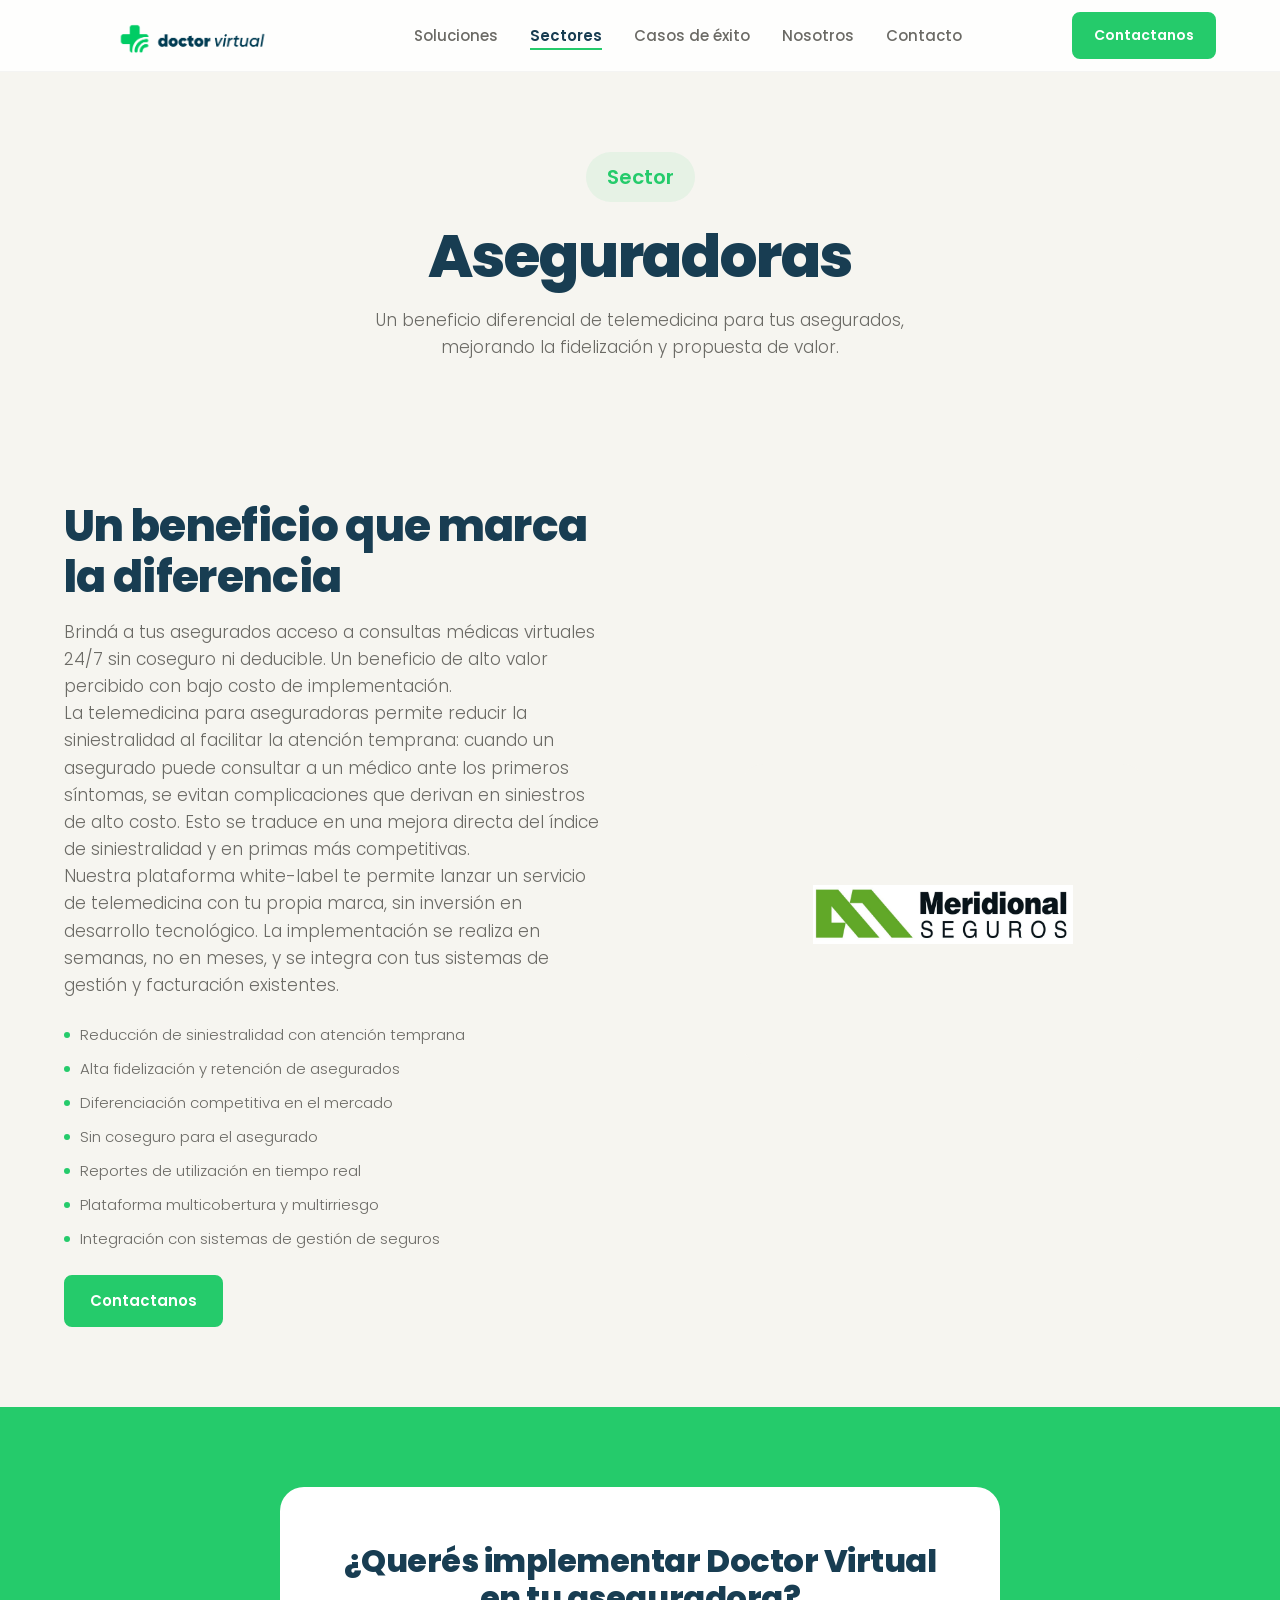
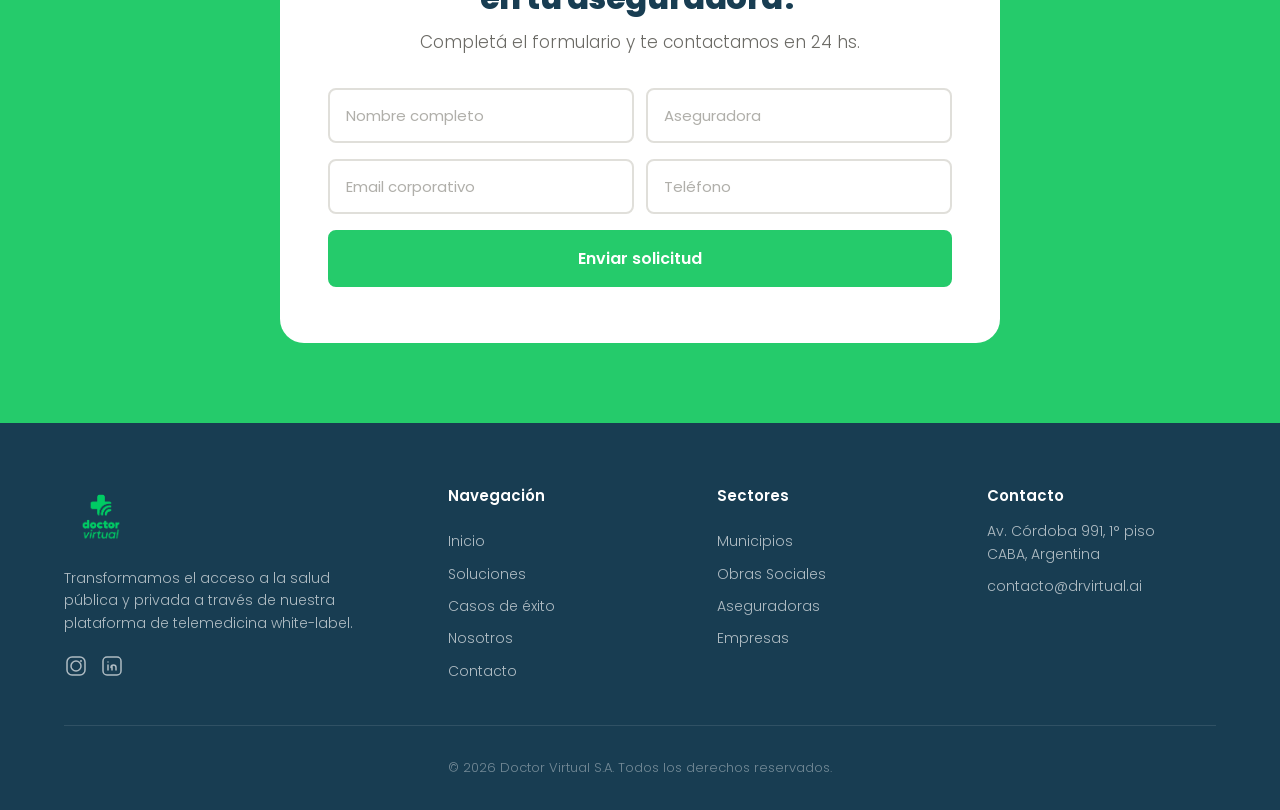
<file: aseguradoras.html>
<!DOCTYPE html>
<html lang="es">
<head>
  <meta charset="UTF-8" />
  <meta name="viewport" content="width=device-width, initial-scale=1.0" />
  <title>Aseguradoras — Doctor Virtual</title>
  <meta name="description" content="Telemedicina para aseguradoras. Beneficio diferencial para mejorar fidelización y reducir siniestralidad." />
  <meta property="og:locale" content="es_AR" />
  <meta property="og:site_name" content="Doctor Virtual" />
  <meta property="og:title" content="Aseguradoras — Doctor Virtual" />
  <meta property="og:description" content="Telemedicina para aseguradoras. Beneficio diferencial para mejorar fidelización y reducir siniestralidad." />
  <meta property="og:image" content="https://doctorvirtual.ai/Fotos/doctor-offering-medical-teleconsultation.jpg" />
  <meta property="og:url" content="https://doctorvirtual.ai/aseguradoras.html" />
  <meta property="og:type" content="website" />
  <meta name="twitter:card" content="summary_large_image" />
  <meta name="twitter:title" content="Aseguradoras — Doctor Virtual" />
  <meta name="twitter:description" content="Telemedicina para aseguradoras. Beneficio diferencial para mejorar fidelización y reducir siniestralidad." />
  <meta name="twitter:image" content="https://doctorvirtual.ai/Fotos/doctor-offering-medical-teleconsultation.jpg" />
  <link rel="canonical" href="https://doctorvirtual.ai/aseguradoras.html" />
  <meta name="robots" content="index, follow" />
  <link rel="icon" type="image/svg+xml" href="icons/logo.svg" />
  <link rel="apple-touch-icon" href="icons/logo.png" />
  <script type="application/ld+json">
  {
    "@context": "https://schema.org",
    "@type": "WebPage",
    "name": "Aseguradoras — Doctor Virtual",
    "description": "Telemedicina para aseguradoras. Beneficio diferencial para mejorar fidelización y reducir siniestralidad.",
    "url": "https://doctorvirtual.ai/aseguradoras.html",
    "isPartOf": {
      "@type": "WebSite",
      "name": "Doctor Virtual",
      "url": "https://doctorvirtual.ai/"
    }
  }
  </script>
  <link rel="preconnect" href="https://fonts.googleapis.com" />
  <link rel="preconnect" href="https://fonts.gstatic.com" crossorigin />
  <link href="https://fonts.googleapis.com/css2?family=Poppins:wght@300;600;800&display=swap" rel="stylesheet" />
  <link rel="stylesheet" href="css/styles.css" />
</head>
<body>
  <nav class="navbar" id="navbar">
    <div class="container nav-container">
      <a href="index.html" class="logo"><img src="icons/logo.png" alt="Doctor Virtual" style="height:120px;width:auto;"></a>
      <ul class="nav-links" id="navLinks">
        <li><a href="soluciones.html" class="nav-link">Soluciones</a></li>
        <li><a href="sectores.html" class="nav-link active">Sectores</a></li>
        <li style="display:none"><a href="nuestros-clientes.html" class="nav-link">Clientes</a></li>
        <li><a href="casos-de-exito.html" class="nav-link">Casos de éxito</a></li>
        <li><a href="nosotros.html" class="nav-link">Nosotros</a></li>
        <li><a href="contacto.html" class="nav-link">Contacto</a></li>
      </ul>
      <a href="contacto.html" class="btn btn-primary nav-cta">Contactanos</a>
      <button class="hamburger" id="hamburger" aria-label="Menú"><span></span><span></span><span></span></button>
    </div>
  </nav>

  <section class="page-hero">
    <div class="container">
      <span class="badge fade-in">Sector</span>
      <h1 class="fade-in">Aseguradoras</h1>
      <p class="fade-in">Un beneficio diferencial de telemedicina para tus asegurados, mejorando la fidelización y propuesta de valor.</p>
    </div>
  </section>

  <section class="page-section page-section-alt">
    <div class="container">
      <div class="detail-row">
        <div class="detail-content fade-in">
          <h2>Un beneficio que marca la diferencia</h2>
          <p>Brindá a tus asegurados acceso a consultas médicas virtuales 24/7 sin coseguro ni deducible. Un beneficio de alto valor percibido con bajo costo de implementación.</p>
          <p>La telemedicina para aseguradoras permite reducir la siniestralidad al facilitar la atención temprana: cuando un asegurado puede consultar a un médico ante los primeros síntomas, se evitan complicaciones que derivan en siniestros de alto costo. Esto se traduce en una mejora directa del índice de siniestralidad y en primas más competitivas.</p>
          <p>Nuestra plataforma white-label te permite lanzar un servicio de telemedicina con tu propia marca, sin inversión en desarrollo tecnológico. La implementación se realiza en semanas, no en meses, y se integra con tus sistemas de gestión y facturación existentes.</p>
          <ul class="detail-features">
            <li>Reducción de siniestralidad con atención temprana</li>
            <li>Alta fidelización y retención de asegurados</li>
            <li>Diferenciación competitiva en el mercado</li>
            <li>Sin coseguro para el asegurado</li>
            <li>Reportes de utilización en tiempo real</li>
            <li>Plataforma multicobertura y multirriesgo</li>
            <li>Integración con sistemas de gestión de seguros</li>
          </ul>
          <a href="contacto.html" class="btn btn-primary" style="margin-top:24px">Contactanos</a>
        </div>
        <div class="detail-visual fade-in">
          <div class="detail-placeholder">
            <div class="clients-carousel">
              <div class="carousel-viewport">
                <div class="carousel-track">
                  <div class="carousel-slide"><img src="Fotos/Logo Meridional Seguros.jpeg" alt="Meridional Seguros" /></div>
                </div>
              </div>
            </div>
          </div>
        </div>
      </div>
    </div>
  </section>

  <section class="cta-final">
    <div class="container">
      <div class="cta-box fade-in">
        <h2>¿Querés implementar Doctor Virtual en tu aseguradora?</h2>
        <p>Completá el formulario y te contactamos en 24 hs.</p>
        <form class="cta-form" id="demoForm">
          <div class="form-row">
            <input type="text" name="nombre" placeholder="Nombre completo" required />
            <input type="text" name="empresa" placeholder="Aseguradora" required />
          </div>
          <div class="form-row">
            <input type="email" name="email" placeholder="Email corporativo" required />
            <input type="tel" name="telefono" placeholder="Teléfono" />
          </div>
          <button type="submit" class="btn btn-primary btn-lg btn-block">Enviar solicitud</button>
        </form>
      </div>
    </div>
  </section>

  <footer class="footer">
    <div class="container">
      <div class="footer-grid">
        <div class="footer-brand">
          <a href="index.html" class="logo"><img src="icon material 3/doctor virtual footer.png" alt="Doctor Virtual" style="height:64px;width:auto;"></a>
          <p>Transformamos el acceso a la salud pública y privada a través de nuestra plataforma de telemedicina white-label.</p>
          <div class="footer-social">
            <a href="https://instagram.com/doctorvirtual.ai" target="_blank" rel="noopener" aria-label="Instagram"><svg width="24" height="24" viewBox="0 0 24 24" fill="none"><rect x="3" y="3" width="18" height="18" rx="5" stroke="currentColor" stroke-width="1.5"/><circle cx="17" cy="7" r="1" fill="currentColor"/><circle cx="12" cy="12" r="5" stroke="currentColor" stroke-width="1.5"/></svg></a>
            <a href="https://www.linkedin.com/company/doctorvirtual-ia/" target="_blank" rel="noopener" aria-label="LinkedIn"><svg width="24" height="24" viewBox="0 0 24 24" fill="none"><rect x="3" y="3" width="18" height="18" rx="4" stroke="currentColor" stroke-width="1.5"/><path d="M8 11v5M8 8v.01M12 16v-4M16 16v-2.5a2.5 2.5 0 0 0-5 0" stroke="currentColor" stroke-width="1.5" stroke-linecap="round"/></svg></a>
          </div>
        </div>
        <div class="footer-links">
          <h4>Navegación</h4>
          <a href="index.html">Inicio</a><a href="soluciones.html">Soluciones</a><a href="casos-de-exito.html">Casos de éxito</a><a href="nosotros.html">Nosotros</a><a href="contacto.html">Contacto</a>
        </div>
        <div class="footer-links">
          <h4>Sectores</h4>
          <a href="municipios.html">Municipios</a><a href="obras-sociales.html">Obras Sociales</a><a href="aseguradoras.html">Aseguradoras</a><a href="empresas.html">Empresas</a>
        </div>
        <div class="footer-contact">
          <h4>Contacto</h4>
          <p>Av. Córdoba 991, 1° piso<br/>CABA, Argentina</p>
          <a href="mailto:contacto@drvirtual.ai">contacto@drvirtual.ai</a>
        </div>
      </div>
      <div class="footer-bottom"><p>&copy; 2026 Doctor Virtual S.A. Todos los derechos reservados.</p></div>
    </div>
  </footer>

  <div class="modal-overlay" id="demoModal">
    <div class="modal">
      <button class="modal-close" id="modalClose" aria-label="Cerrar">&times;</button>
      <h2>Contactanos</h2>
      <p>Completá tus datos y te contactamos en 24 hs.</p>
      <form id="modalForm">
        <input type="text" name="nombre" placeholder="Nombre completo" required />
        <input type="text" name="empresa" placeholder="Aseguradora" required />
        <input type="email" name="email" placeholder="Email corporativo" required />
        <input type="tel" name="telefono" placeholder="Teléfono" />
        <button type="submit" class="btn btn-primary btn-lg btn-block">Enviar</button>
      </form>
    </div>
  </div>

  <script src="js/main.js"></script>
</body>
</html>
</file>
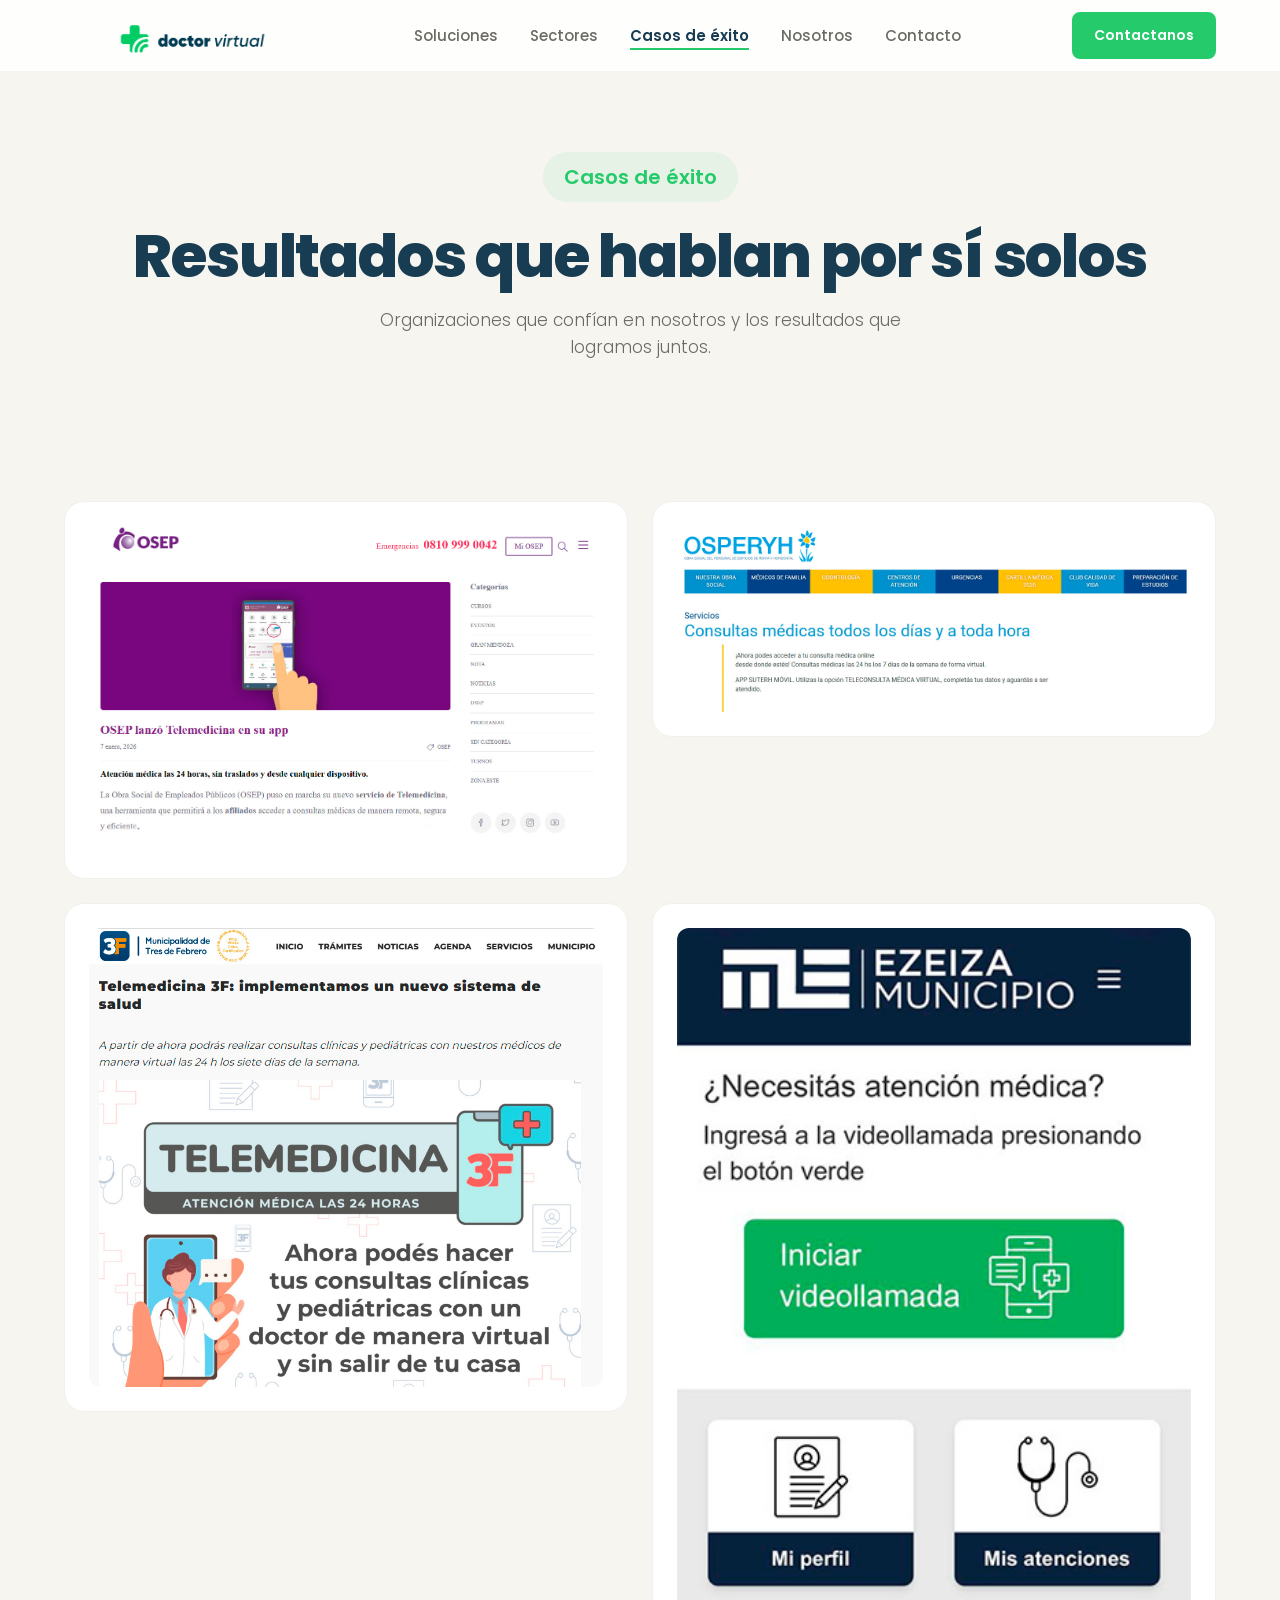
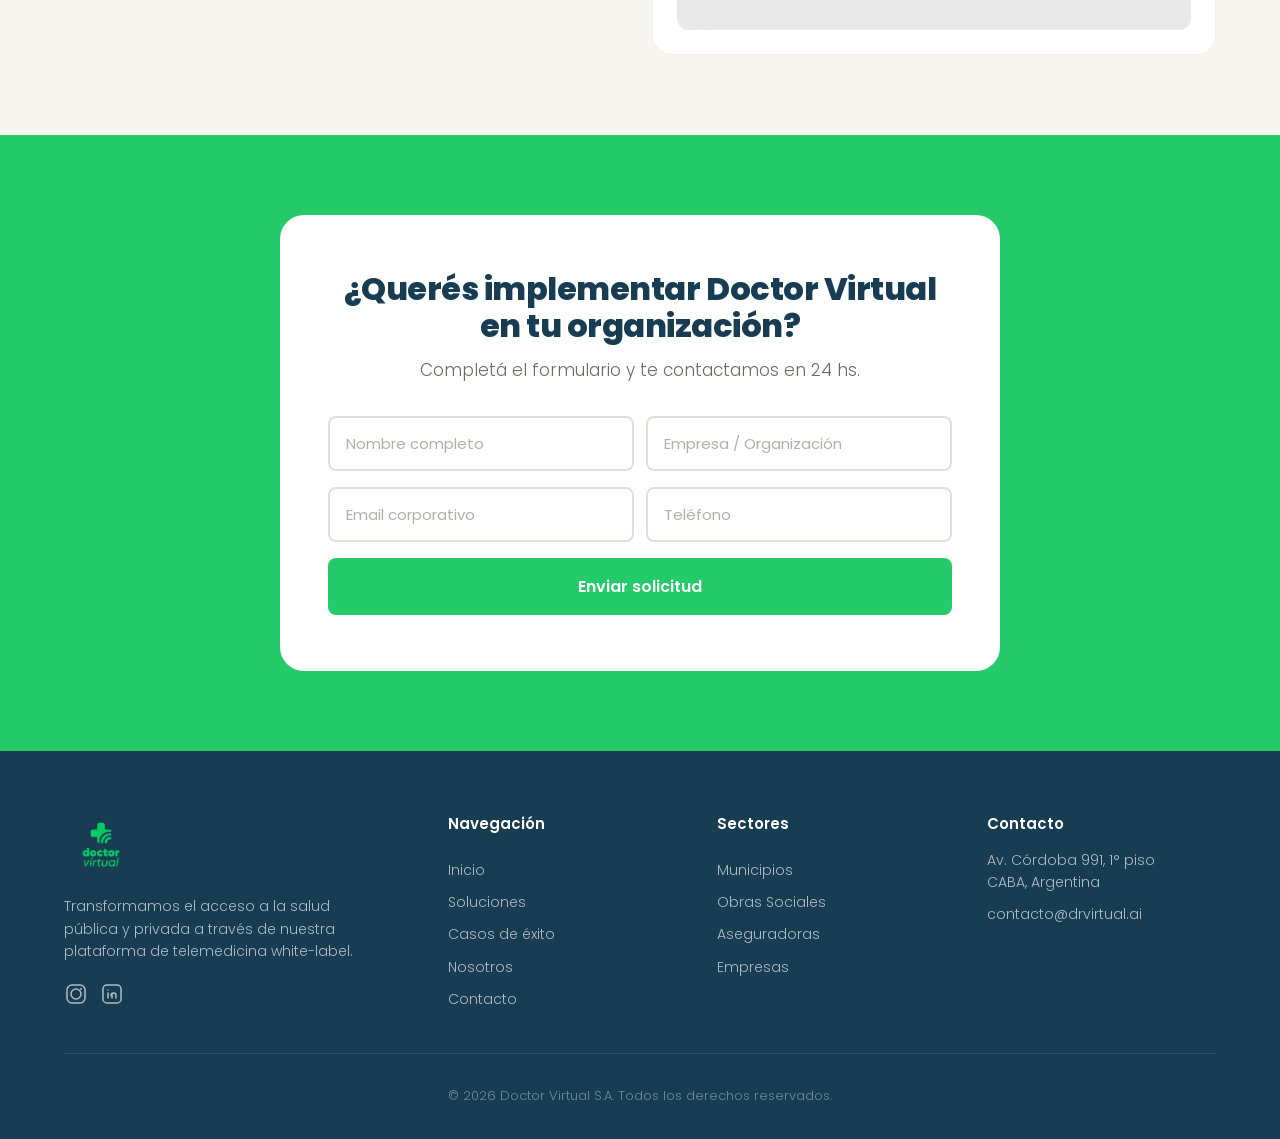
<file: casos-de-exito.html>
<!DOCTYPE html>
<html lang="es">
<head>
  <meta charset="UTF-8" />
  <meta name="viewport" content="width=device-width, initial-scale=1.0" />
  <title>Casos de Éxito — Doctor Virtual</title>
  <meta name="description" content="Conocé los resultados de OBSBA, Unión Personal, OSEP y otras organizaciones que confían en Doctor Virtual." />
  <meta property="og:locale" content="es_AR" />
  <meta property="og:site_name" content="Doctor Virtual" />
  <meta property="og:title" content="Casos de Éxito — Doctor Virtual" />
  <meta property="og:description" content="Conocé los resultados de OBSBA, Unión Personal, OSEP y otras organizaciones que confían en Doctor Virtual." />
  <meta property="og:image" content="https://doctorvirtual.ai/Fotos/doctor-offering-medical-teleconsultation.jpg" />
  <meta property="og:url" content="https://doctorvirtual.ai/casos-de-exito.html" />
  <meta property="og:type" content="website" />
  <meta name="twitter:card" content="summary_large_image" />
  <meta name="twitter:title" content="Casos de Éxito — Doctor Virtual" />
  <meta name="twitter:description" content="Conocé los resultados de OBSBA, Unión Personal, OSEP y otras organizaciones que confían en Doctor Virtual." />
  <meta name="twitter:image" content="https://doctorvirtual.ai/Fotos/doctor-offering-medical-teleconsultation.jpg" />
  <link rel="canonical" href="https://doctorvirtual.ai/casos-de-exito.html" />
  <meta name="robots" content="index, follow" />
  <link rel="icon" type="image/svg+xml" href="icons/logo.svg" />
  <link rel="apple-touch-icon" href="icons/logo.png" />
  <script type="application/ld+json">
  {
    "@context": "https://schema.org",
    "@type": "WebPage",
    "name": "Casos de Éxito — Doctor Virtual",
    "description": "Conocé los resultados de OBSBA, Unión Personal, OSEP y otras organizaciones que confían en Doctor Virtual.",
    "url": "https://doctorvirtual.ai/casos-de-exito.html",
    "isPartOf": {
      "@type": "WebSite",
      "name": "Doctor Virtual",
      "url": "https://doctorvirtual.ai/"
    }
  }
  </script>
  <link rel="preconnect" href="https://fonts.googleapis.com" />
  <link rel="preconnect" href="https://fonts.gstatic.com" crossorigin />
  <link href="https://fonts.googleapis.com/css2?family=Poppins:wght@300;600;800&display=swap" rel="stylesheet" />
  <link rel="stylesheet" href="css/styles.css" />
</head>
<body>
  <nav class="navbar" id="navbar">
    <div class="container nav-container">
      <a href="index.html" class="logo">
        <img src="icons/logo.png" alt="Doctor Virtual" style="height:120px;width:auto;">
        
      </a>
      <ul class="nav-links" id="navLinks">
        <li><a href="soluciones.html" class="nav-link">Soluciones</a></li>
        <li><a href="sectores.html" class="nav-link">Sectores</a></li>
        <li style="display:none"><a href="nuestros-clientes.html" class="nav-link">Clientes</a></li>
        <li><a href="casos-de-exito.html" class="nav-link active">Casos de éxito</a></li>
        <li><a href="nosotros.html" class="nav-link">Nosotros</a></li>
        <li><a href="contacto.html" class="nav-link">Contacto</a></li>
      </ul>
      <a href="contacto.html" class="btn btn-primary nav-cta">Contactanos</a>
      <button class="hamburger" id="hamburger" aria-label="Menú"><span></span><span></span><span></span></button>
    </div>
  </nav>

  <section class="page-hero">
    <div class="container">
      <span class="badge fade-in">Casos de éxito</span>
      <h1 class="fade-in">Resultados que hablan por sí solos</h1>
      <p class="fade-in">Organizaciones que confían en nosotros y los resultados que logramos juntos.</p>
    </div>
  </section>

  <section class="page-section page-section-alt">
    <div class="container">
      <div class="cases-detailed-grid">
        <div class="case-detailed bento-card fade-in compact visible">
          <img src="Fotos/OSEP.jpg.jpeg" alt="OSEP" style="width:100%;object-fit:contain;border-radius:var(--radius-md);">

        
        </div>

        <div class="case-detailed bento-card fade-in compact visible">
          <img src="Fotos/OSPERYH.jpg.jpeg" alt="OBSBA" style="width:100%;object-fit:contain;border-radius:var(--radius-md);">

        </div>

        <div class="case-detailed bento-card fade-in compact visible">
          <img src="Fotos/3 de febreroRESEÑA.jpeg" alt="Unión Personal" style="width:100%;object-fit:contain;border-radius:var(--radius-md);">
        </div>

        <div class="case-detailed bento-card fade-in visible">
          <img src="Fotos/Ezeiza.jpg.jpeg" alt="Municipio de Quilmes" style="width:100%;object-fit:contain;border-radius:var(--radius-md);">

        </div>
      </div>
    </div>
  </section>

  <section class="cta-final">
    <div class="container">
      <div class="cta-box fade-in">
        <h2>¿Querés implementar Doctor Virtual en tu organización?</h2>
        <p>Completá el formulario y te contactamos en 24 hs.</p>
        <form class="cta-form" id="demoForm">
          <div class="form-row">
            <input type="text" name="nombre" placeholder="Nombre completo" required />
            <input type="text" name="empresa" placeholder="Empresa / Organización" required />
          </div>
          <div class="form-row">
            <input type="email" name="email" placeholder="Email corporativo" required />
            <input type="tel" name="telefono" placeholder="Teléfono" />
          </div>
          <button type="submit" class="btn btn-primary btn-lg btn-block">Enviar solicitud</button>
        </form>
      </div>
    </div>
  </section>

  <footer class="footer">
    <div class="container">
      <div class="footer-grid">
        <div class="footer-brand">
          <a href="index.html" class="logo">
            <img src="icon material 3/doctor virtual footer.png" alt="Doctor Virtual" style="height:64px;width:auto;">
            
          </a>
          <p>Transformamos el acceso a la salud pública y privada a través de nuestra plataforma de telemedicina white-label.</p>
          <div class="footer-social">
            <a href="https://instagram.com/doctorvirtual.ai" target="_blank" rel="noopener" aria-label="Instagram"><svg width="24" height="24" viewBox="0 0 24 24" fill="none"><rect x="3" y="3" width="18" height="18" rx="5" stroke="currentColor" stroke-width="1.5"/><circle cx="17" cy="7" r="1" fill="currentColor"/><circle cx="12" cy="12" r="5" stroke="currentColor" stroke-width="1.5"/></svg></a>
            <a href="https://www.linkedin.com/company/doctorvirtual-ia/" target="_blank" rel="noopener" aria-label="LinkedIn"><svg width="24" height="24" viewBox="0 0 24 24" fill="none"><rect x="3" y="3" width="18" height="18" rx="4" stroke="currentColor" stroke-width="1.5"/><path d="M8 11v5M8 8v.01M12 16v-4M16 16v-2.5a2.5 2.5 0 0 0-5 0" stroke="currentColor" stroke-width="1.5" stroke-linecap="round"/></svg></a>
          </div>
        </div>
        <div class="footer-links">
          <h4>Navegación</h4>
          <a href="index.html">Inicio</a>
          <a href="soluciones.html">Soluciones</a>
          <a href="casos-de-exito.html">Casos de éxito</a>
          <a href="nosotros.html">Nosotros</a>
          <a href="contacto.html">Contacto</a>
        </div>
        <div class="footer-links">
          <h4>Sectores</h4>
          <a href="municipios.html">Municipios</a>
          <a href="obras-sociales.html">Obras Sociales</a>
          <a href="aseguradoras.html">Aseguradoras</a>
          <a href="empresas.html">Empresas</a>
        </div>
        <div class="footer-contact">
          <h4>Contacto</h4>
          <p>Av. Córdoba 991, 1° piso<br/>CABA, Argentina</p>
          <a href="mailto:contacto@drvirtual.ai">contacto@drvirtual.ai</a>
        </div>
      </div>
      <div class="footer-bottom">
        <p>&copy; 2026 Doctor Virtual S.A. Todos los derechos reservados.</p>
      </div>
    </div>
  </footer>

  <div class="modal-overlay" id="demoModal">
    <div class="modal">
      <button class="modal-close" id="modalClose" aria-label="Cerrar">&times;</button>
      <h2>Contactanos</h2>
      <p>Completá tus datos y te contactamos en 24 hs.</p>
      <form id="modalForm">
        <input type="text" name="nombre" placeholder="Nombre completo" required />
        <input type="text" name="empresa" placeholder="Empresa / Organización" required />
        <input type="email" name="email" placeholder="Email corporativo" required />
        <input type="tel" name="telefono" placeholder="Teléfono" />
        <button type="submit" class="btn btn-primary btn-lg btn-block">Enviar</button>
      </form>
    </div>
  </div>

  <script src="js/main.js"></script>
</body>
</html>
</file>
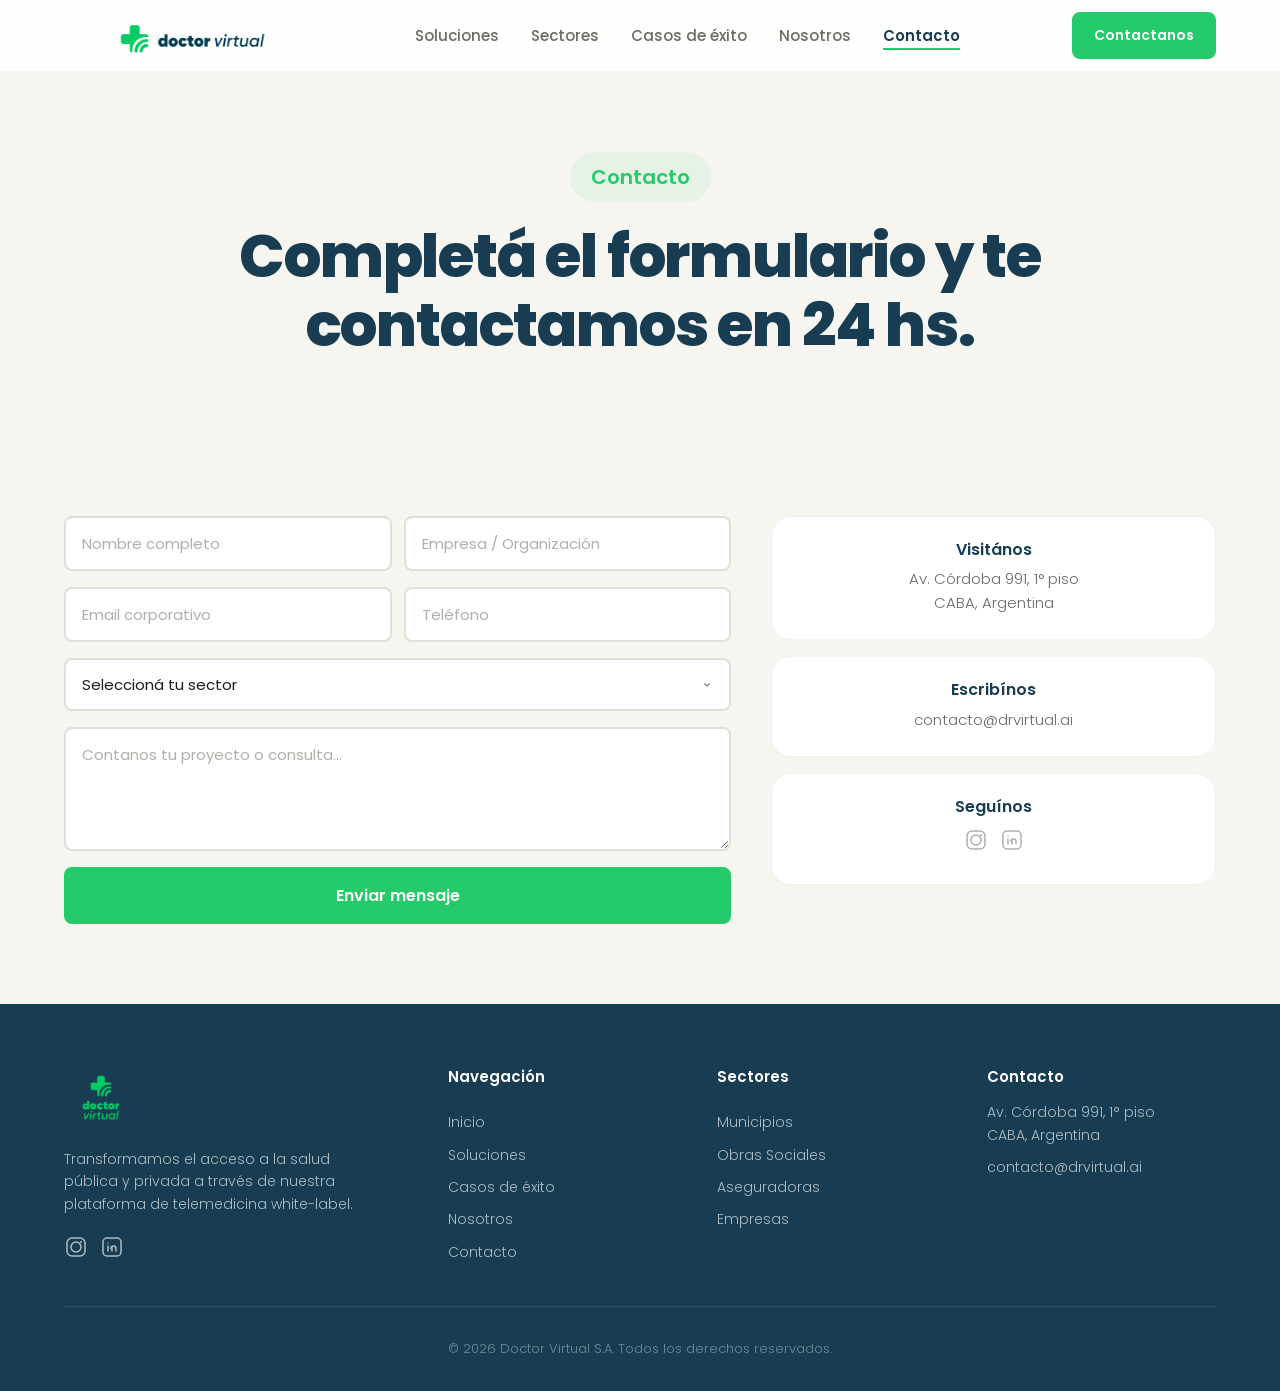
<file: contacto.html>
<!DOCTYPE html>
<html lang="es">
<head>
  <meta charset="UTF-8" />
  <meta name="viewport" content="width=device-width, initial-scale=1.0" />
  <title>Contacto — Doctor Virtual</title>
  <meta name="description" content="Contactate con Doctor Virtual. Contactanos o comunicate con nuestro equipo comercial." />
  <meta property="og:locale" content="es_AR" />
  <meta property="og:site_name" content="Doctor Virtual" />
  <meta property="og:title" content="Contacto — Doctor Virtual" />
  <meta property="og:description" content="Contactate con Doctor Virtual. Contactanos o comunicate con nuestro equipo comercial." />
  <meta property="og:image" content="https://doctorvirtual.ai/Fotos/doctor-offering-medical-teleconsultation.jpg" />
  <meta property="og:url" content="https://doctorvirtual.ai/contacto.html" />
  <meta property="og:type" content="website" />
  <meta name="twitter:card" content="summary_large_image" />
  <meta name="twitter:title" content="Contacto — Doctor Virtual" />
  <meta name="twitter:description" content="Contactate con Doctor Virtual. Contactanos o comunicate con nuestro equipo comercial." />
  <meta name="twitter:image" content="https://doctorvirtual.ai/Fotos/doctor-offering-medical-teleconsultation.jpg" />
  <link rel="canonical" href="https://doctorvirtual.ai/contacto.html" />
  <meta name="robots" content="index, follow" />
  <link rel="icon" type="image/svg+xml" href="icons/logo.svg" />
  <link rel="apple-touch-icon" href="icons/logo.png" />
  <script type="application/ld+json">
  {
    "@context": "https://schema.org",
    "@type": "ContactPage",
    "name": "Contacto — Doctor Virtual",
    "description": "Contactate con Doctor Virtual. Contactanos o comunicate con nuestro equipo comercial.",
    "url": "https://doctorvirtual.ai/contacto.html",
    "isPartOf": {
      "@type": "WebSite",
      "name": "Doctor Virtual",
      "url": "https://doctorvirtual.ai/"
    }
  }
  </script>
  <link rel="preconnect" href="https://fonts.googleapis.com" />
  <link rel="preconnect" href="https://fonts.gstatic.com" crossorigin />
  <link href="https://fonts.googleapis.com/css2?family=Poppins:wght@300;600;800&display=swap" rel="stylesheet" />
  <link rel="stylesheet" href="css/styles.css" />
</head>
<body>
  <nav class="navbar" id="navbar">
    <div class="container nav-container">
      <a href="index.html" class="logo">
        <img src="icons/logo.png" alt="Doctor Virtual" style="height:120px;width:auto;">
        
      </a>
      <ul class="nav-links" id="navLinks">
        <li><a href="soluciones.html" class="nav-link">Soluciones</a></li>
        <li><a href="sectores.html" class="nav-link">Sectores</a></li>
        <li style="display:none"><a href="nuestros-clientes.html" class="nav-link">Clientes</a></li>
        <li><a href="casos-de-exito.html" class="nav-link">Casos de éxito</a></li>
        <li><a href="nosotros.html" class="nav-link">Nosotros</a></li>
        <li><a href="contacto.html" class="nav-link active">Contacto</a></li>
      </ul>
      <a href="contacto.html" class="btn btn-primary nav-cta">Contactanos</a>
      <button class="hamburger" id="hamburger" aria-label="Menú"><span></span><span></span><span></span></button>
    </div>
  </nav>

  <section class="page-hero">
    <div class="container">
      <span class="badge fade-in">Contacto</span>
      <h1 class="fade-in">Completá el formulario y te contactamos en 24 hs.</h1>
    </div>
  </section>

  <section class="page-section page-section-alt">
    <div class="container">
      <div class="contact-grid">
        <div class="contact-form-wrapper fade-in">
          <form class="contact-form" id="contactForm">
            <div class="form-row">
              <input type="text" name="nombre" placeholder="Nombre completo" required />
              <input type="text" name="empresa" placeholder="Empresa / Organización" required />
            </div>
            <div class="form-row">
              <input type="email" name="email" placeholder="Email corporativo" required />
              <input type="tel" name="telefono" placeholder="Teléfono" />
            </div>
            <div class="form-row" style="grid-template-columns:1fr">
              <select name="sector" required>
                <option value="" disabled selected>Seleccioná tu sector</option>
                <option value="municipio">Municipio</option>
                <option value="obra-social">Obra Social / Prepaga</option>
                <option value="aseguradora">Aseguradora</option>
                <option value="empresa">Empresa</option>
                <option value="otro">Otro</option>
              </select>
            </div>
            <textarea name="mensaje" rows="4" placeholder="Contanos tu proyecto o consulta..."></textarea>
            <button type="submit" class="btn btn-primary btn-lg btn-block">Enviar mensaje</button>
          </form>
        </div>
        <div class="contact-info fade-in">
          <div class="contact-info-card bento-card">
            <h3>Visitános</h3>
            <p>Av. Córdoba 991, 1° piso<br/>CABA, Argentina</p>
          </div>
          <div class="contact-info-card bento-card">
            <h3>Escribínos</h3>
            <p><a href="mailto:contacto@drvirtual.ai">contacto@drvirtual.ai</a></p>
          </div>
          <div class="contact-info-card bento-card">
            <h3>Seguínos</h3>
            <div class="footer-social">
              <a href="https://instagram.com/doctorvirtual.ai" target="_blank" rel="noopener" aria-label="Instagram"><svg width="24" height="24" viewBox="0 0 24 24" fill="none"><rect x="3" y="3" width="18" height="18" rx="5" stroke="currentColor" stroke-width="1.5"/><circle cx="17" cy="7" r="1" fill="currentColor"/><circle cx="12" cy="12" r="5" stroke="currentColor" stroke-width="1.5"/></svg></a>
              <a href="https://www.linkedin.com/company/doctorvirtual-ia/" target="_blank" rel="noopener" aria-label="LinkedIn"><svg width="24" height="24" viewBox="0 0 24 24" fill="none"><rect x="3" y="3" width="18" height="18" rx="4" stroke="currentColor" stroke-width="1.5"/><path d="M8 11v5M8 8v.01M12 16v-4M16 16v-2.5a2.5 2.5 0 0 0-5 0" stroke="currentColor" stroke-width="1.5" stroke-linecap="round"/></svg></a>
            </div>
          </div>
        </div>
      </div>
    </div>
  </section>

  <footer class="footer">
    <div class="container">
      <div class="footer-grid">
        <div class="footer-brand">
          <a href="index.html" class="logo">
            <img src="icon material 3/doctor virtual footer.png" alt="Doctor Virtual" style="height:64px;width:auto;">
            
          </a>
          <p>Transformamos el acceso a la salud pública y privada a través de nuestra plataforma de telemedicina white-label.</p>
          <div class="footer-social">
            <a href="https://instagram.com/doctorvirtual.ai" target="_blank" rel="noopener" aria-label="Instagram"><svg width="24" height="24" viewBox="0 0 24 24" fill="none"><rect x="3" y="3" width="18" height="18" rx="5" stroke="currentColor" stroke-width="1.5"/><circle cx="17" cy="7" r="1" fill="currentColor"/><circle cx="12" cy="12" r="5" stroke="currentColor" stroke-width="1.5"/></svg></a>
            <a href="https://www.linkedin.com/company/doctorvirtual-ia/" target="_blank" rel="noopener" aria-label="LinkedIn"><svg width="24" height="24" viewBox="0 0 24 24" fill="none"><rect x="3" y="3" width="18" height="18" rx="4" stroke="currentColor" stroke-width="1.5"/><path d="M8 11v5M8 8v.01M12 16v-4M16 16v-2.5a2.5 2.5 0 0 0-5 0" stroke="currentColor" stroke-width="1.5" stroke-linecap="round"/></svg></a>
          </div>
        </div>
        <div class="footer-links">
          <h4>Navegación</h4>
          <a href="index.html">Inicio</a>
          <a href="soluciones.html">Soluciones</a>
          <a href="casos-de-exito.html">Casos de éxito</a>
          <a href="nosotros.html">Nosotros</a>
          <a href="contacto.html">Contacto</a>
        </div>
        <div class="footer-links">
          <h4>Sectores</h4>
          <a href="municipios.html">Municipios</a>
          <a href="obras-sociales.html">Obras Sociales</a>
          <a href="aseguradoras.html">Aseguradoras</a>
          <a href="empresas.html">Empresas</a>
        </div>
        <div class="footer-contact">
          <h4>Contacto</h4>
          <p>Av. Córdoba 991, 1° piso<br/>CABA, Argentina</p>
          <a href="mailto:contacto@drvirtual.ai">contacto@drvirtual.ai</a>
        </div>
      </div>
      <div class="footer-bottom">
        <p>&copy; 2026 Doctor Virtual S.A. Todos los derechos reservados.</p>
      </div>
    </div>
  </footer>

  <div class="modal-overlay" id="demoModal">
    <div class="modal">
      <button class="modal-close" id="modalClose" aria-label="Cerrar">&times;</button>
      <h2>Contactanos</h2>
      <p>Completá tus datos y te contactamos en 24 hs.</p>
      <form id="modalForm">
        <input type="text" name="nombre" placeholder="Nombre completo" required />
        <input type="text" name="empresa" placeholder="Empresa / Organización" required />
        <input type="email" name="email" placeholder="Email corporativo" required />
        <input type="tel" name="telefono" placeholder="Teléfono" />
        <button type="submit" class="btn btn-primary btn-lg btn-block">Enviar</button>
      </form>
    </div>
  </div>

  <script src="js/main.js"></script>
</body>
</html>
</file>
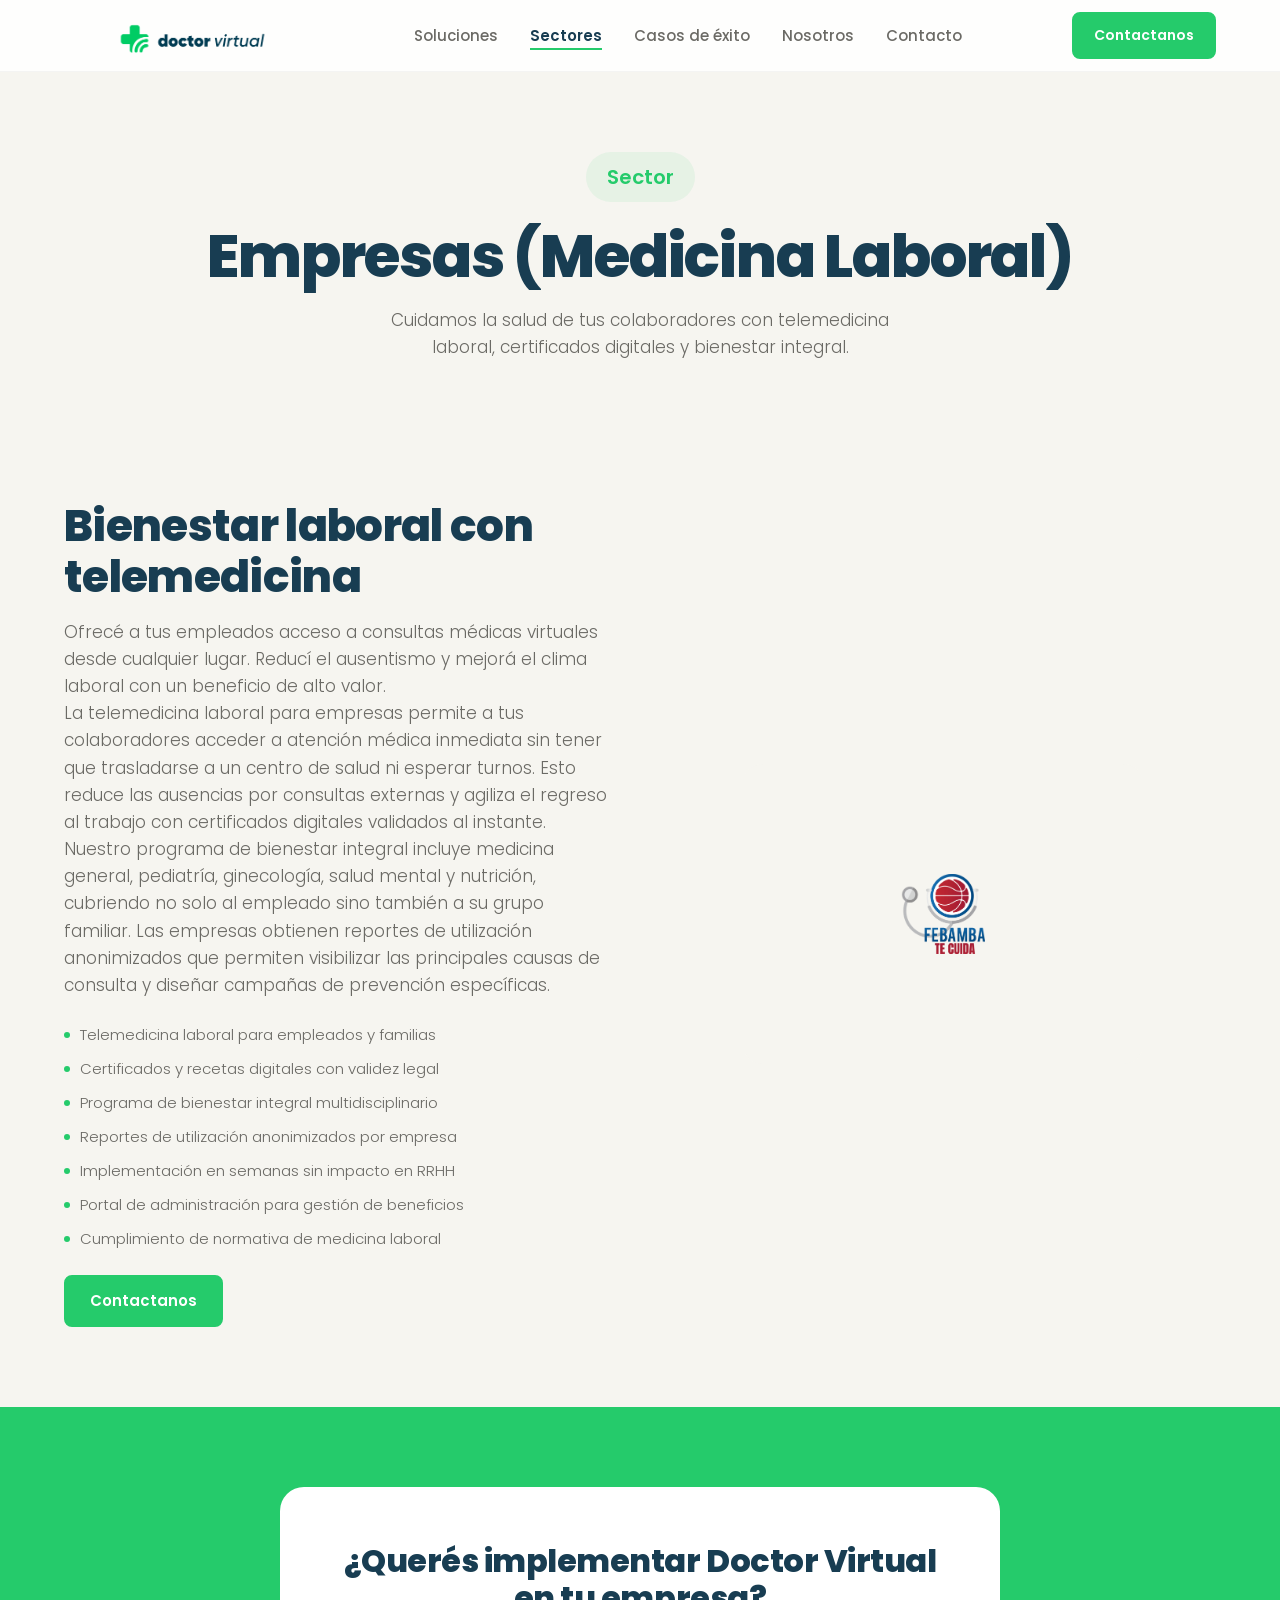
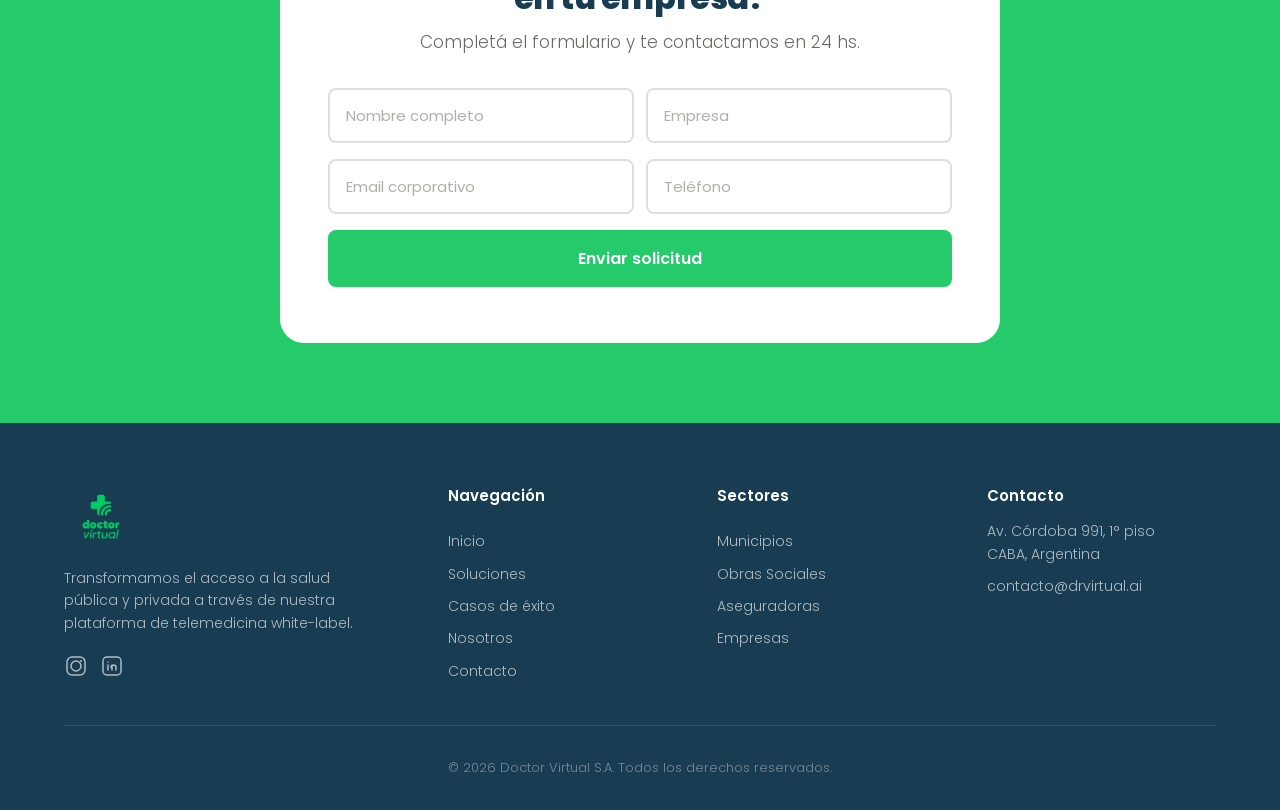
<file: empresas.html>
<!DOCTYPE html>
<html lang="es">
<head>
  <meta charset="UTF-8" />
  <meta name="viewport" content="width=device-width, initial-scale=1.0" />
  <title>Empresas (Medicina Laboral) — Doctor Virtual</title>
  <meta name="description" content="Telemedicina laboral para empresas. Certificados digitales, bienestar integral y cuidado de la salud de tus colaboradores." />
  <meta property="og:locale" content="es_AR" />
  <meta property="og:site_name" content="Doctor Virtual" />
  <meta property="og:title" content="Empresas (Medicina Laboral) — Doctor Virtual" />
  <meta property="og:description" content="Telemedicina laboral para empresas. Certificados digitales, bienestar integral y cuidado de la salud de tus colaboradores." />
  <meta property="og:image" content="https://doctorvirtual.ai/Fotos/doctor-offering-medical-teleconsultation.jpg" />
  <meta property="og:url" content="https://doctorvirtual.ai/empresas.html" />
  <meta property="og:type" content="website" />
  <meta name="twitter:card" content="summary_large_image" />
  <meta name="twitter:title" content="Empresas (Medicina Laboral) — Doctor Virtual" />
  <meta name="twitter:description" content="Telemedicina laboral para empresas. Certificados digitales, bienestar integral y cuidado de la salud de tus colaboradores." />
  <meta name="twitter:image" content="https://doctorvirtual.ai/Fotos/doctor-offering-medical-teleconsultation.jpg" />
  <link rel="canonical" href="https://doctorvirtual.ai/empresas.html" />
  <meta name="robots" content="index, follow" />
  <link rel="icon" type="image/svg+xml" href="icons/logo.svg" />
  <link rel="apple-touch-icon" href="icons/logo.png" />
  <script type="application/ld+json">
  {
    "@context": "https://schema.org",
    "@type": "WebPage",
    "name": "Empresas (Medicina Laboral) — Doctor Virtual",
    "description": "Telemedicina laboral para empresas. Certificados digitales, bienestar integral y cuidado de la salud de tus colaboradores.",
    "url": "https://doctorvirtual.ai/empresas.html",
    "isPartOf": {
      "@type": "WebSite",
      "name": "Doctor Virtual",
      "url": "https://doctorvirtual.ai/"
    }
  }
  </script>
  <link rel="preconnect" href="https://fonts.googleapis.com" />
  <link rel="preconnect" href="https://fonts.gstatic.com" crossorigin />
  <link href="https://fonts.googleapis.com/css2?family=Poppins:wght@300;600;800&display=swap" rel="stylesheet" />
  <link rel="stylesheet" href="css/styles.css" />
</head>
<body>
  <nav class="navbar" id="navbar">
    <div class="container nav-container">
      <a href="index.html" class="logo"><img src="icons/logo.png" alt="Doctor Virtual" style="height:120px;width:auto;"></a>
      <ul class="nav-links" id="navLinks">
        <li><a href="soluciones.html" class="nav-link">Soluciones</a></li>
        <li><a href="sectores.html" class="nav-link active">Sectores</a></li>
        <li style="display:none"><a href="nuestros-clientes.html" class="nav-link">Clientes</a></li>
        <li><a href="casos-de-exito.html" class="nav-link">Casos de éxito</a></li>
        <li><a href="nosotros.html" class="nav-link">Nosotros</a></li>
        <li><a href="contacto.html" class="nav-link">Contacto</a></li>
      </ul>
      <a href="contacto.html" class="btn btn-primary nav-cta">Contactanos</a>
      <button class="hamburger" id="hamburger" aria-label="Menú"><span></span><span></span><span></span></button>
    </div>
  </nav>

  <section class="page-hero">
    <div class="container">
      <span class="badge fade-in">Sector</span>
      <h1 class="fade-in">Empresas (Medicina Laboral)</h1>
      <p class="fade-in">Cuidamos la salud de tus colaboradores con telemedicina laboral, certificados digitales y bienestar integral.</p>
    </div>
  </section>

  <section class="page-section page-section-alt">
    <div class="container">
      <div class="detail-row">
        <div class="detail-content fade-in">
          <h2>Bienestar laboral con telemedicina</h2>
          <p>Ofrecé a tus empleados acceso a consultas médicas virtuales desde cualquier lugar. Reducí el ausentismo y mejorá el clima laboral con un beneficio de alto valor.</p>
          <p>La telemedicina laboral para empresas permite a tus colaboradores acceder a atención médica inmediata sin tener que trasladarse a un centro de salud ni esperar turnos. Esto reduce las ausencias por consultas externas y agiliza el regreso al trabajo con certificados digitales validados al instante.</p>
          <p>Nuestro programa de bienestar integral incluye medicina general, pediatría, ginecología, salud mental y nutrición, cubriendo no solo al empleado sino también a su grupo familiar. Las empresas obtienen reportes de utilización anonimizados que permiten visibilizar las principales causas de consulta y diseñar campañas de prevención específicas.</p>
          <ul class="detail-features">
            <li>Telemedicina laboral para empleados y familias</li>
            <li>Certificados y recetas digitales con validez legal</li>
            <li>Programa de bienestar integral multidisciplinario</li>
            <li>Reportes de utilización anonimizados por empresa</li>
            <li>Implementación en semanas sin impacto en RRHH</li>
            <li>Portal de administración para gestión de beneficios</li>
            <li>Cumplimiento de normativa de medicina laboral</li>
          </ul>
          <a href="contacto.html" class="btn btn-primary" style="margin-top:24px">Contactanos</a>
        </div>
        <div class="detail-visual fade-in">
          <div class="detail-placeholder">
            <div class="clients-carousel">
              <div class="carousel-viewport">
                <div class="carousel-track">
                  <div class="carousel-slide"><img src="Fotos/Febamba te cuida logo-1.png" alt="Febamba" /></div>
                  <div class="carousel-slide"><img src="Fotos/Logo Caminoa consecionaria.jpeg" alt="Caminoa" /></div>
                  <div class="carousel-slide"><img src="Fotos/Logo GELP 1.png" alt="GELP" /></div>
                </div>
              </div>
            </div>
          </div>
        </div>
      </div>
    </div>
  </section>

  <section class="cta-final">
    <div class="container">
      <div class="cta-box fade-in">
        <h2>¿Querés implementar Doctor Virtual en tu empresa?</h2>
        <p>Completá el formulario y te contactamos en 24 hs.</p>
        <form class="cta-form" id="demoForm">
          <div class="form-row">
            <input type="text" name="nombre" placeholder="Nombre completo" required />
            <input type="text" name="empresa" placeholder="Empresa" required />
          </div>
          <div class="form-row">
            <input type="email" name="email" placeholder="Email corporativo" required />
            <input type="tel" name="telefono" placeholder="Teléfono" />
          </div>
          <button type="submit" class="btn btn-primary btn-lg btn-block">Enviar solicitud</button>
        </form>
      </div>
    </div>
  </section>

  <footer class="footer">
    <div class="container">
      <div class="footer-grid">
        <div class="footer-brand">
          <a href="index.html" class="logo"><img src="icon material 3/doctor virtual footer.png" alt="Doctor Virtual" style="height:64px;width:auto;"></a>
          <p>Transformamos el acceso a la salud pública y privada a través de nuestra plataforma de telemedicina white-label.</p>
          <div class="footer-social">
            <a href="https://instagram.com/doctorvirtual.ai" target="_blank" rel="noopener" aria-label="Instagram"><svg width="24" height="24" viewBox="0 0 24 24" fill="none"><rect x="3" y="3" width="18" height="18" rx="5" stroke="currentColor" stroke-width="1.5"/><circle cx="17" cy="7" r="1" fill="currentColor"/><circle cx="12" cy="12" r="5" stroke="currentColor" stroke-width="1.5"/></svg></a>
            <a href="https://www.linkedin.com/company/doctorvirtual-ia/" target="_blank" rel="noopener" aria-label="LinkedIn"><svg width="24" height="24" viewBox="0 0 24 24" fill="none"><rect x="3" y="3" width="18" height="18" rx="4" stroke="currentColor" stroke-width="1.5"/><path d="M8 11v5M8 8v.01M12 16v-4M16 16v-2.5a2.5 2.5 0 0 0-5 0" stroke="currentColor" stroke-width="1.5" stroke-linecap="round"/></svg></a>
          </div>
        </div>
        <div class="footer-links">
          <h4>Navegación</h4>
          <a href="index.html">Inicio</a><a href="soluciones.html">Soluciones</a><a href="casos-de-exito.html">Casos de éxito</a><a href="nosotros.html">Nosotros</a><a href="contacto.html">Contacto</a>
        </div>
        <div class="footer-links">
          <h4>Sectores</h4>
          <a href="municipios.html">Municipios</a><a href="obras-sociales.html">Obras Sociales</a><a href="aseguradoras.html">Aseguradoras</a><a href="empresas.html">Empresas</a>
        </div>
        <div class="footer-contact">
          <h4>Contacto</h4>
          <p>Av. Córdoba 991, 1° piso<br/>CABA, Argentina</p>
          <a href="mailto:contacto@drvirtual.ai">contacto@drvirtual.ai</a>
        </div>
      </div>
      <div class="footer-bottom"><p>&copy; 2026 Doctor Virtual S.A. Todos los derechos reservados.</p></div>
    </div>
  </footer>

  <div class="modal-overlay" id="demoModal">
    <div class="modal">
      <button class="modal-close" id="modalClose" aria-label="Cerrar">&times;</button>
      <h2>Contactanos</h2>
      <p>Completá tus datos y te contactamos en 24 hs.</p>
      <form id="modalForm">
        <input type="text" name="nombre" placeholder="Nombre completo" required />
        <input type="text" name="empresa" placeholder="Empresa" required />
        <input type="email" name="email" placeholder="Email corporativo" required />
        <input type="tel" name="telefono" placeholder="Teléfono" />
        <button type="submit" class="btn btn-primary btn-lg btn-block">Enviar</button>
      </form>
    </div>
  </div>

  <script src="js/main.js"></script>
</body>
</html>
</file>
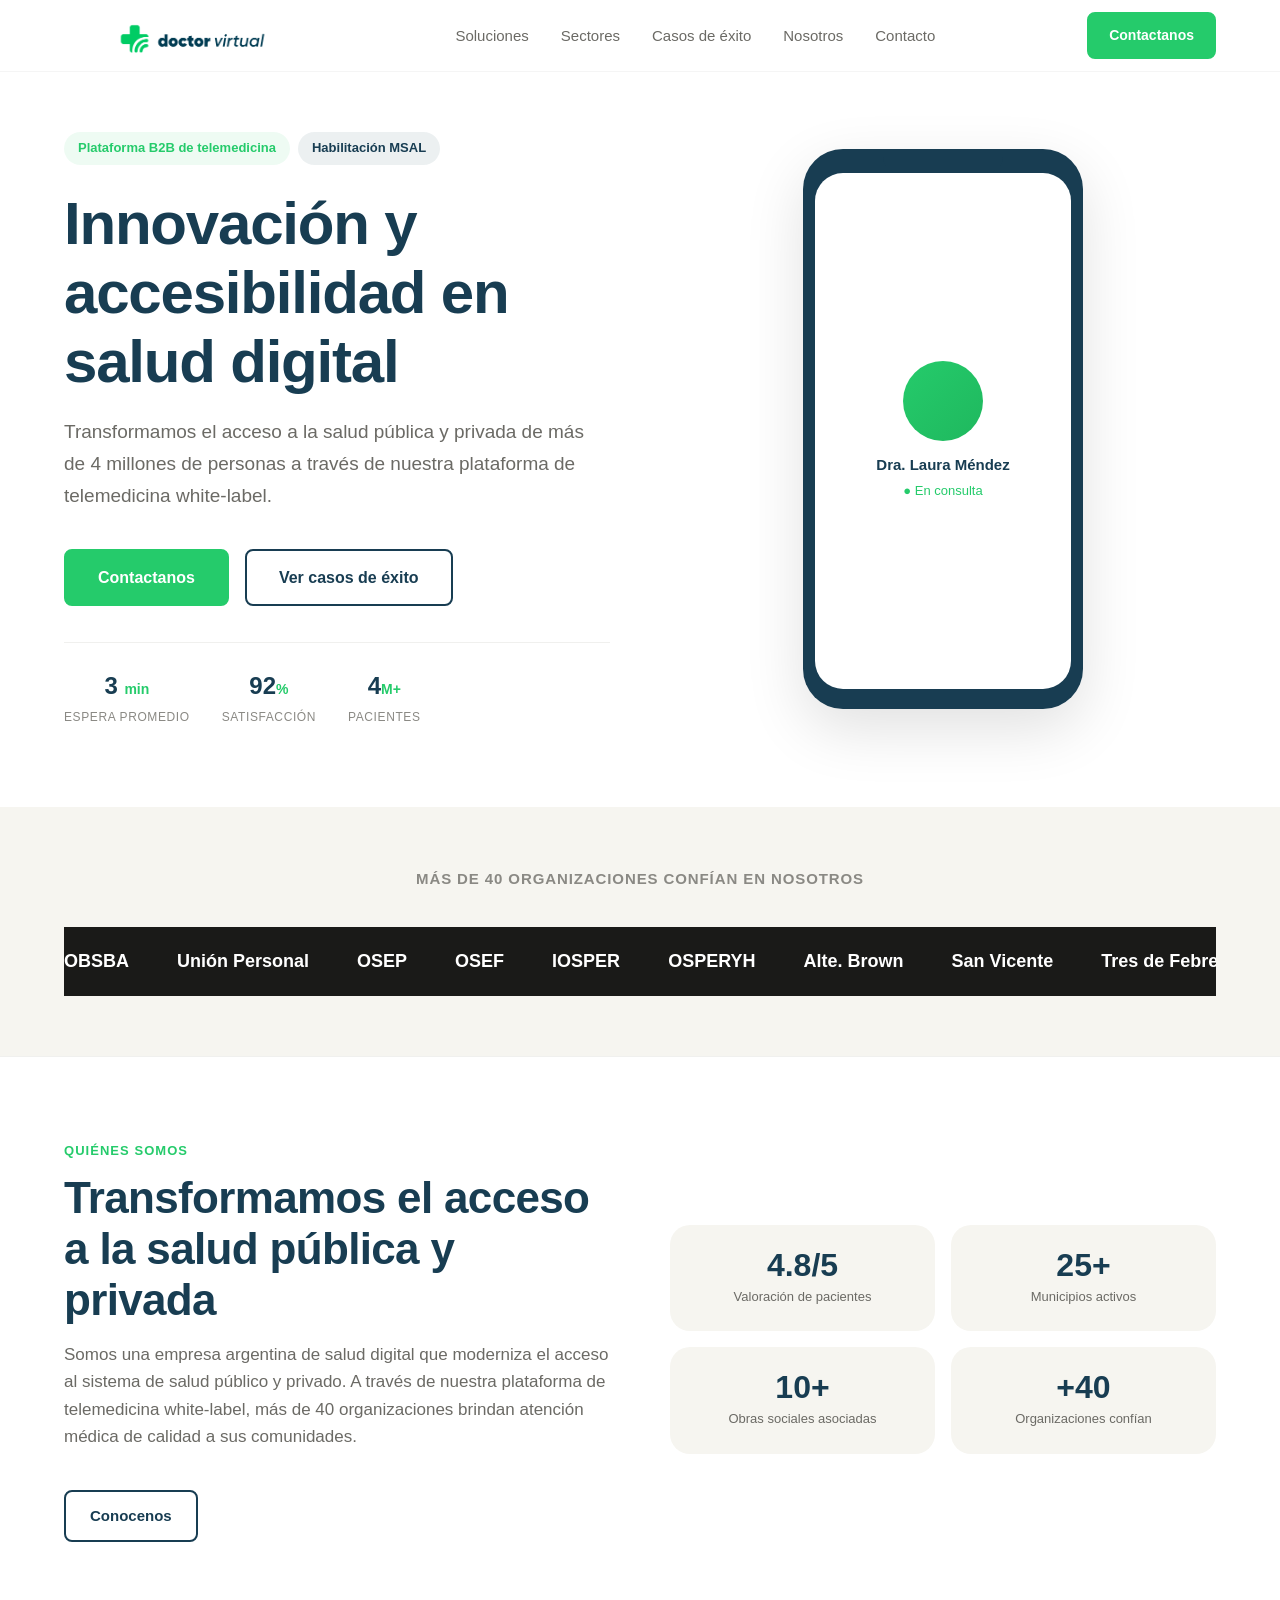
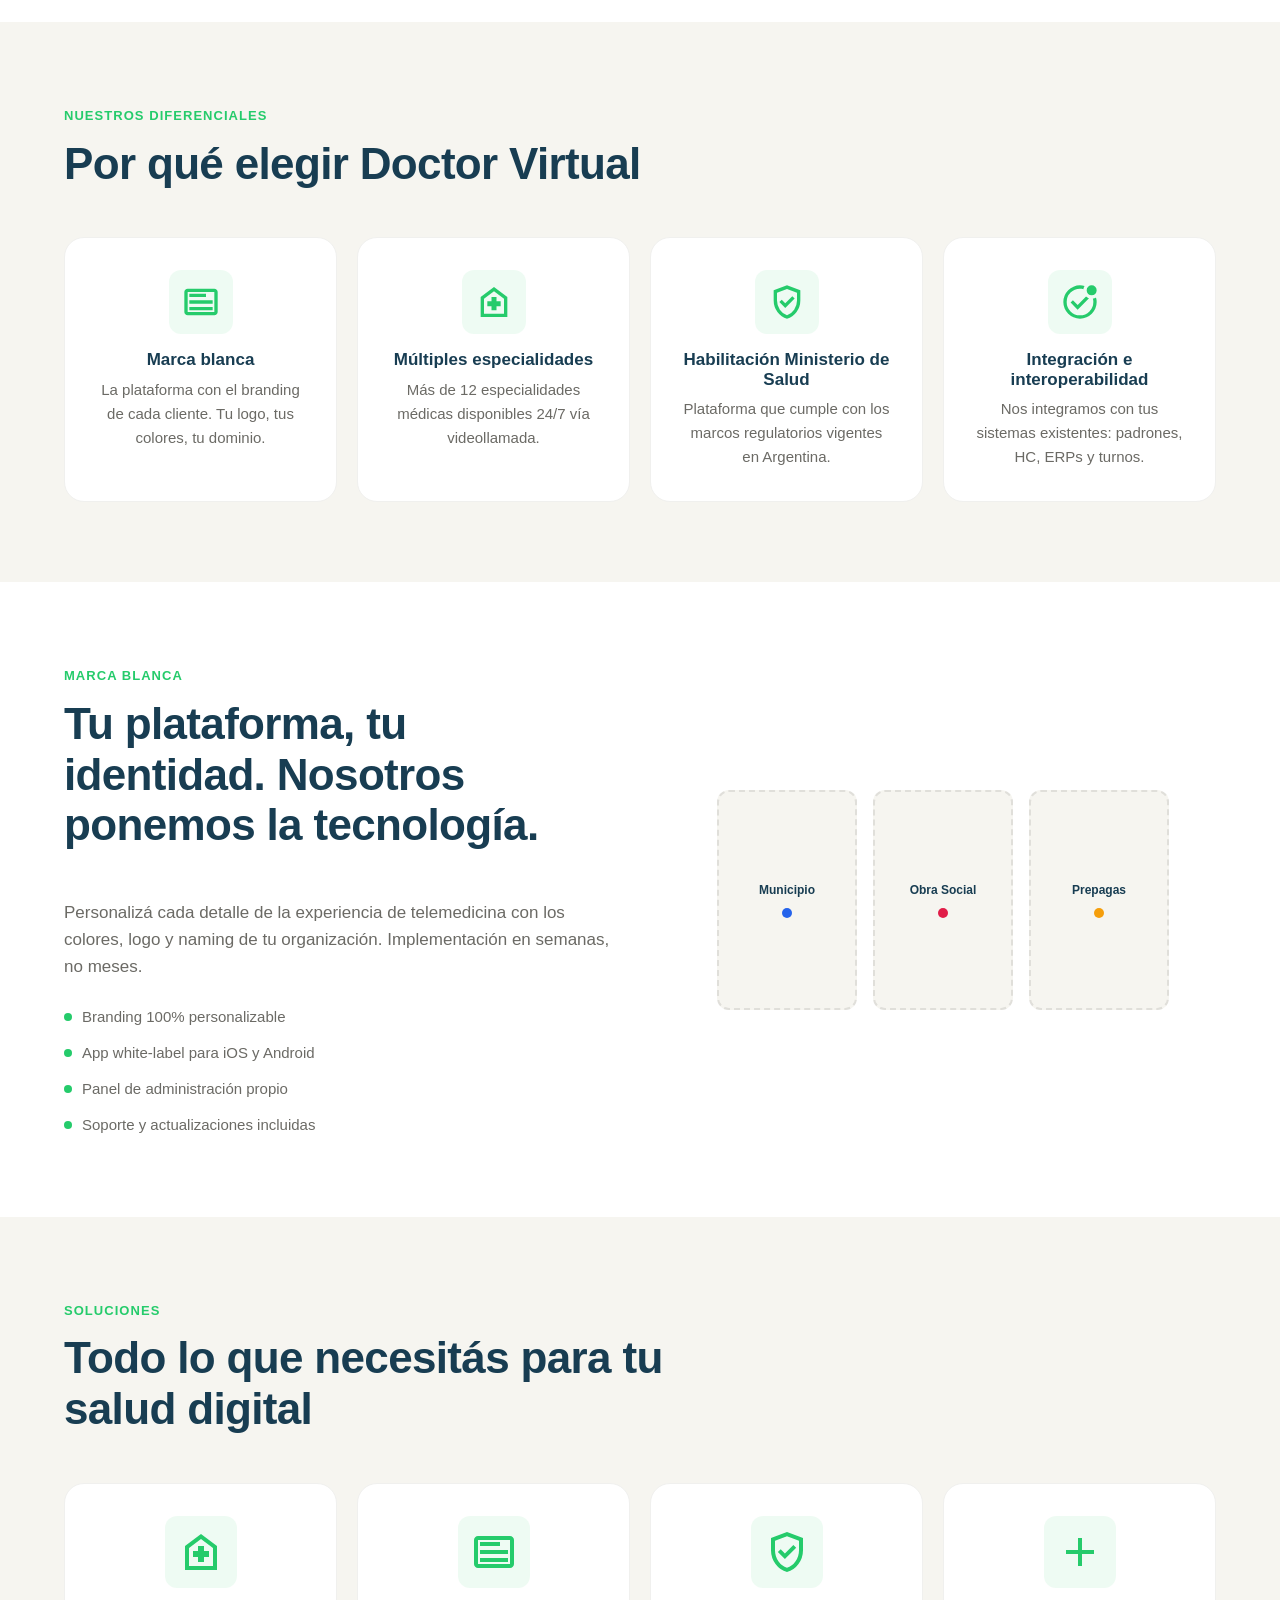
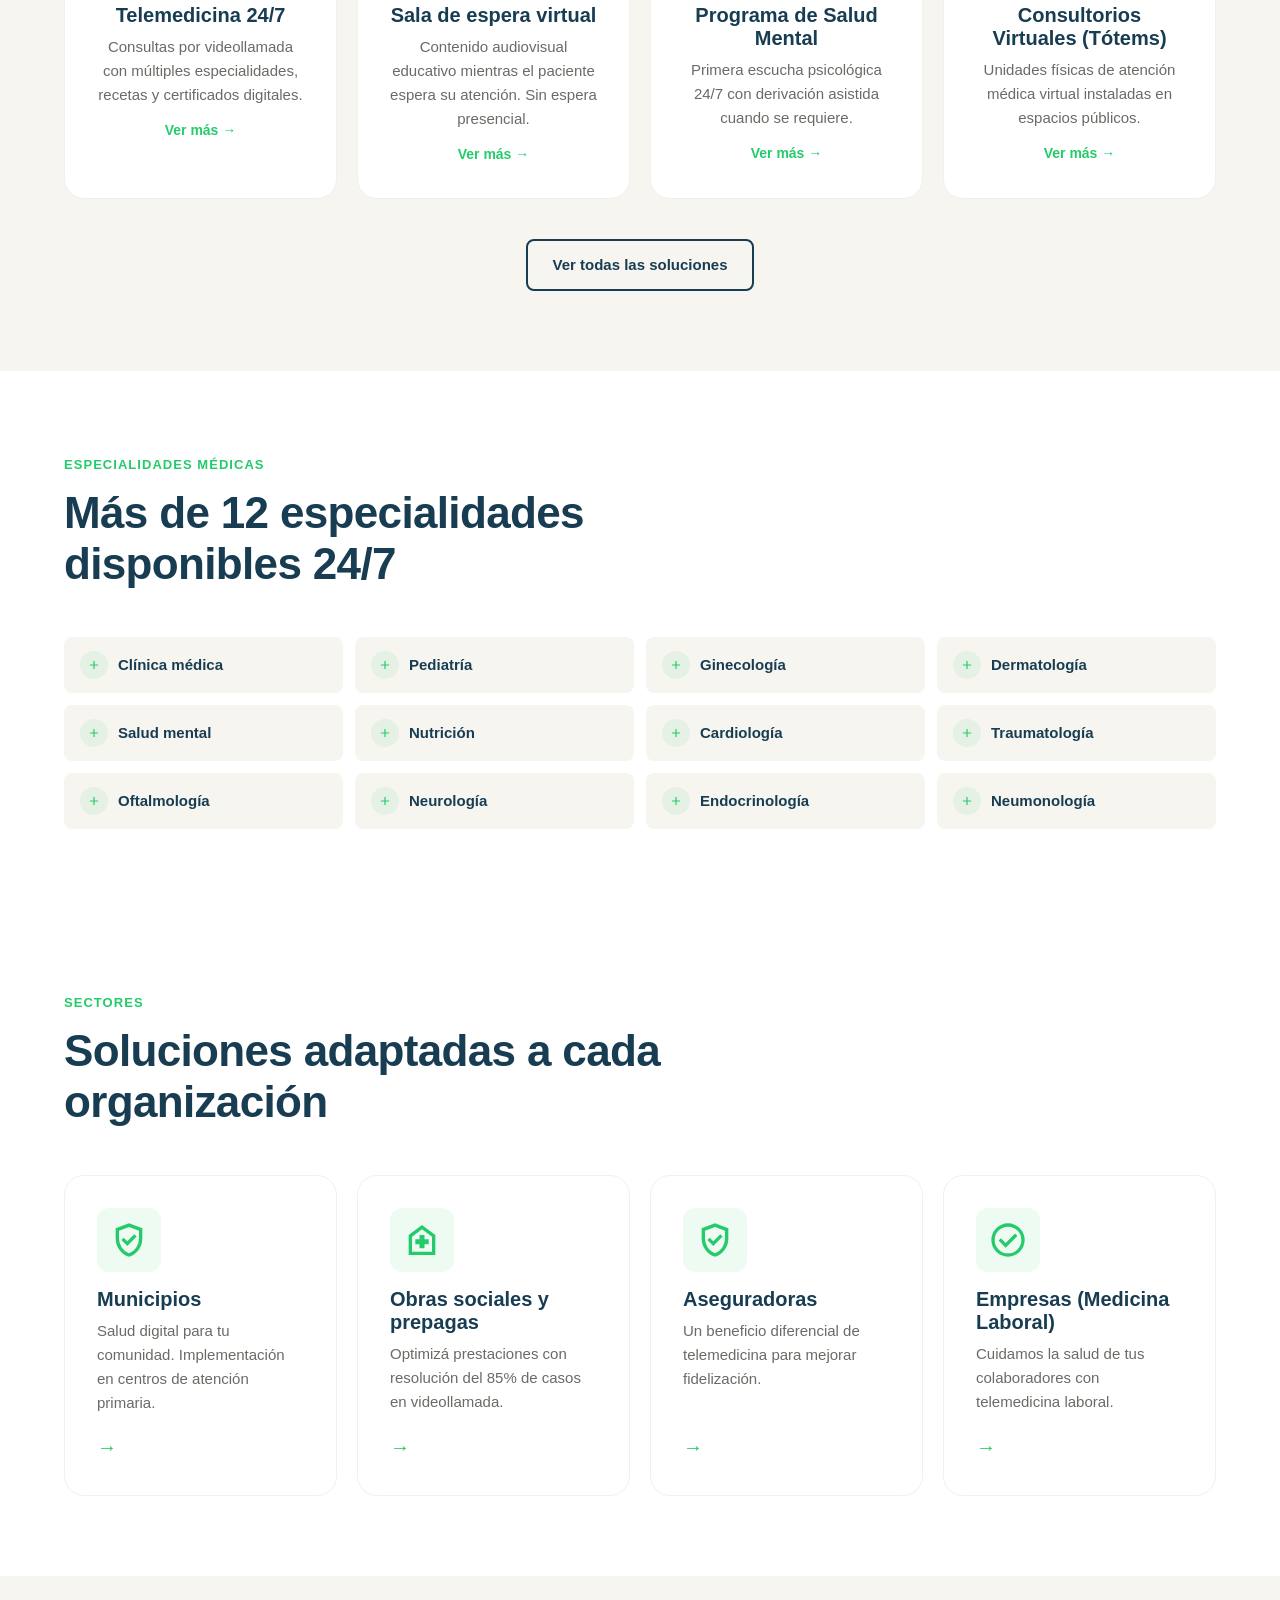
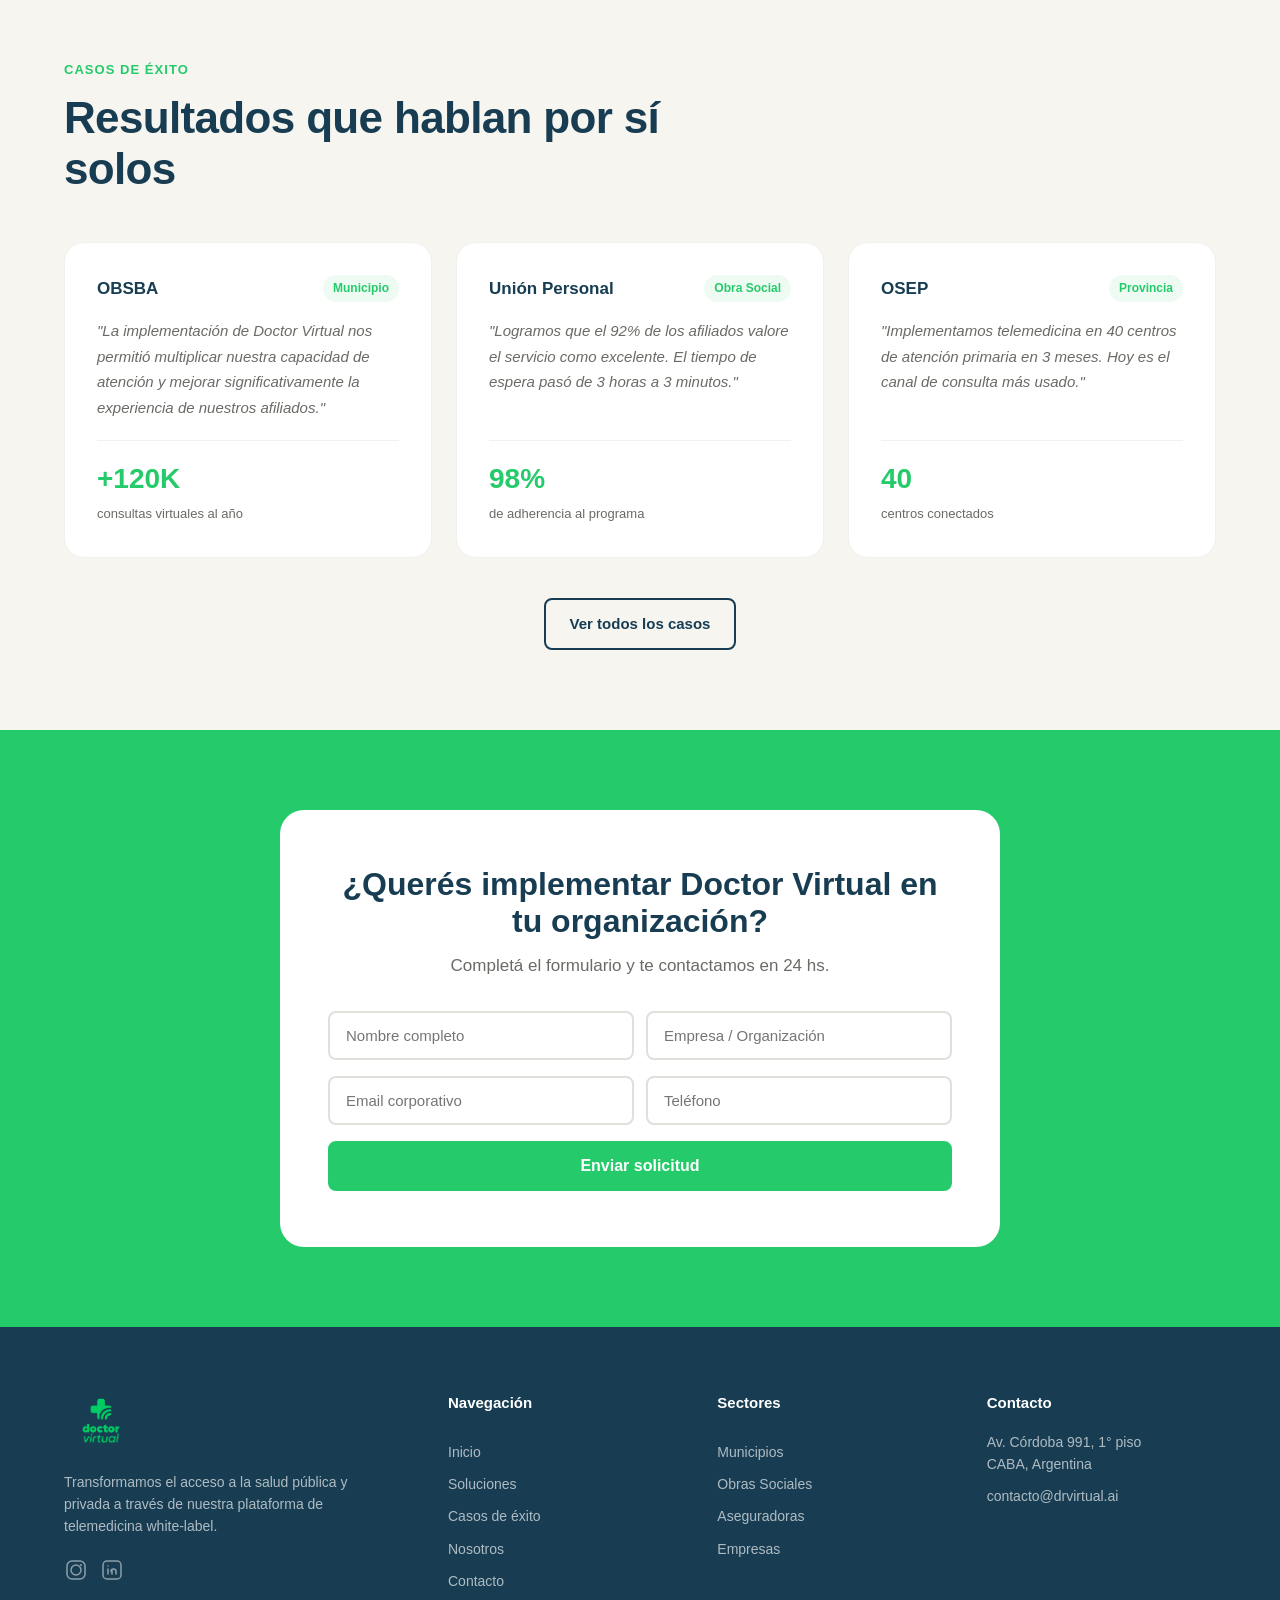
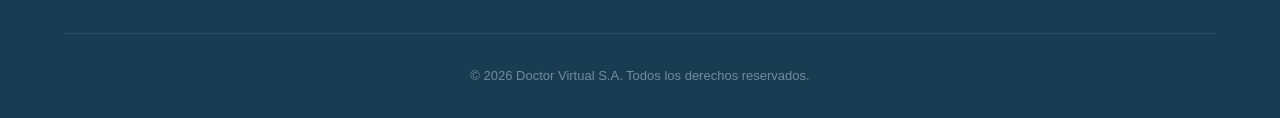
<file: index-figma.html>
<!DOCTYPE html>
<html lang="es">
<head>
  <meta charset="UTF-8" />
  <meta name="viewport" content="width=device-width, initial-scale=1.0" />
  <title>Doctor Virtual — Salud digital para organizaciones</title>
  <meta name="description" content="Plataforma de telemedicina B2B para municipios, obras sociales, prepagas y aseguradoras." />
  <meta property="og:locale" content="es_AR" />
  <meta property="og:site_name" content="Doctor Virtual" />
  <meta property="og:title" content="Doctor Virtual — Salud digital para organizaciones" />
  <meta property="og:description" content="Plataforma de telemedicina B2B para municipios, obras sociales, prepagas y aseguradoras." />
  <meta property="og:image" content="https://doctorvirtual.ai/Fotos/doctor-offering-medical-teleconsultation.jpg" />
  <meta property="og:url" content="https://doctorvirtual.ai/" />
  <meta property="og:type" content="website" />
  <meta name="twitter:card" content="summary_large_image" />
  <meta name="twitter:title" content="Doctor Virtual — Salud digital para organizaciones" />
  <meta name="twitter:description" content="Plataforma de telemedicina B2B para municipios, obras sociales, prepagas y aseguradoras." />
  <meta name="twitter:image" content="https://doctorvirtual.ai/Fotos/doctor-offering-medical-teleconsultation.jpg" />
  <link rel="canonical" href="https://doctorvirtual.ai/" />
  <meta name="robots" content="noindex, nofollow" />
  <link rel="icon" type="image/svg+xml" href="icons/logo.svg" />
  <link rel="apple-touch-icon" href="icons/logo.png" />
  <style>
    * { margin: 0; padding: 0; box-sizing: border-box; }
    body { font-family: 'Poppins', Arial, sans-serif; font-weight: 300; color: #1A1A18; background: #FFFFFF; line-height: 1.6; }
    img { max-width: 100%; display: block; }
    a { text-decoration: none; color: inherit; }
    ul { list-style: none; }
  </style>
</head>
<body>

  <!-- ========== NAVBAR ========== -->
  <div style="position:fixed;top:0;left:0;width:100%;height:72px;background:rgba(255,255,255,0.85);border-bottom:1px solid rgba(0,0,0,0.04);z-index:1000;">
    <div style="width:100%;max-width:1200px;margin:0 auto;padding:0 24px;display:flex;align-items:center;justify-content:space-between;height:100%;">
      <a href="index.html" style="display:flex;align-items:center;gap:10px;font-weight:800;font-size:1.25rem;color:#183D52;">
        <img src="icons/logo.png" alt="Doctor Virtual" style="height:120px;width:auto;">
        
      </a>
      <ul style="display:flex;gap:32px;list-style:none;">
        <li><a href="soluciones.html" style="font-size:0.9375rem;font-weight:500;color:#6B6A65;">Soluciones</a></li>
        <li><a href="sectores.html" style="font-size:0.9375rem;font-weight:500;color:#6B6A65;">Sectores</a></li>
        <li><a href="casos-de-exito.html" style="font-size:0.9375rem;font-weight:500;color:#6B6A65;">Casos de éxito</a></li>
        <li><a href="nosotros.html" style="font-size:0.9375rem;font-weight:500;color:#6B6A65;">Nosotros</a></li>
        <li><a href="contacto.html" style="font-size:0.9375rem;font-weight:500;color:#6B6A65;">Contacto</a></li>
      </ul>
      <a href="contacto.html" style="display:inline-flex;align-items:center;justify-content:center;font-family:inherit;font-weight:600;font-size:0.875rem;border-radius:8px;padding:10px 20px;border:2px solid #25CB6B;background:#25CB6B;color:#FFFFFF;cursor:pointer;">Contactanos</a>
    </div>
  </div>

  <!-- ========== HERO ========== -->
  <div style="padding:132px 0 80px;background:#FFFFFF;position:relative;overflow:hidden;">
    <div style="width:100%;max-width:1200px;margin:0 auto;padding:0 24px;display:grid;grid-template-columns:1fr 1fr;gap:60px;align-items:center;">
      <div style="max-width:560px;">
        <div style="display:flex;flex-wrap:wrap;gap:8px;margin-bottom:4px;">
          <span style="display:inline-block;font-size:0.8125rem;font-weight:600;color:#25CB6B;background:rgba(37,203,107,0.08);padding:6px 14px;border-radius:100px;margin-bottom:20px;">Plataforma B2B de telemedicina</span>
          <span style="display:inline-block;font-size:0.8125rem;font-weight:600;color:#183D52;background:rgba(24,61,82,0.08);padding:6px 14px;border-radius:100px;margin-bottom:20px;">Habilitación MSAL</span>
        </div>
        <h1 style="font-weight:800;line-height:1.15;color:#183D52;font-size:60px;letter-spacing:-0.02em;">Innovación y accesibilidad en salud digital</h1>
        <p style="color:#6B6A65;font-size:1.1875rem;line-height:1.7;margin:20px 0 36px;">Transformamos el acceso a la salud pública y privada de más de 4 millones de personas a través de nuestra plataforma de telemedicina white-label.</p>
        <div style="display:flex;gap:16px;flex-wrap:wrap;">
          <a href="contacto.html" style="display:inline-flex;align-items:center;justify-content:center;gap:8px;font-weight:600;font-size:1rem;border-radius:8px;padding:14px 32px;border:2px solid #25CB6B;background:#25CB6B;color:#FFFFFF;cursor:pointer;">Contactanos</a>
          <a href="casos-de-exito.html" style="display:inline-flex;align-items:center;justify-content:center;gap:8px;font-weight:600;font-size:1rem;border-radius:8px;padding:14px 32px;border:2px solid #183D52;background:transparent;color:#183D52;cursor:pointer;">Ver casos de éxito</a>
        </div>
        <div style="display:flex;gap:32px;margin-top:36px;padding-top:24px;border-top:1px solid #F0F0EE;">
          <div style="text-align:center;">
            <span style="font-size:1.5rem;font-weight:800;color:#183D52;">3 <small style="font-size:0.875rem;font-weight:600;color:#25CB6B;">min</small></span>
            <span style="display:block;font-size:0.75rem;color:#8A8984;text-transform:uppercase;letter-spacing:0.05em;margin-top:2px;">espera promedio</span>
          </div>
          <div style="text-align:center;">
            <span style="font-size:1.5rem;font-weight:800;color:#183D52;">92<small style="font-size:0.875rem;font-weight:600;color:#25CB6B;">%</small></span>
            <span style="display:block;font-size:0.75rem;color:#8A8984;text-transform:uppercase;letter-spacing:0.05em;margin-top:2px;">satisfacción</span>
          </div>
          <div style="text-align:center;">
            <span style="font-size:1.5rem;font-weight:800;color:#183D52;">4<small style="font-size:0.875rem;font-weight:600;color:#25CB6B;">M+</small></span>
            <span style="display:block;font-size:0.75rem;color:#8A8984;text-transform:uppercase;letter-spacing:0.05em;margin-top:2px;">pacientes</span>
          </div>
        </div>
      </div>
      <div style="display:flex;justify-content:center;align-items:center;position:relative;">
        <div style="width:280px;height:560px;background:#183D52;border-radius:40px;padding:12px;position:relative;box-shadow:0 20px 60px rgba(0,0,0,0.12);z-index:2;">
          <div style="width:120px;height:24px;background:#183D52;border-radius:0 0 16px 16px;margin:-12px auto 0;"></div>
          <div style="width:100%;height:calc(100% - 20px);background:#FFFFFF;border-radius:28px;display:flex;align-items:center;justify-content:center;padding:20px;">
            <div style="text-align:center;">
              <div style="width:80px;height:80px;border-radius:50%;background:linear-gradient(135deg,#25CB6B,#1fb85e);margin:0 auto 12px;position:relative;"></div>
              <div style="font-weight:600;font-size:0.9375rem;color:#183D52;">Dra. Laura Méndez</div>
              <div style="font-size:0.8125rem;color:#25CB6B;margin-top:4px;">● En consulta</div>
            </div>
          </div>
        </div>
      </div>
    </div>
  </div>

  <!-- ========== SOCIAL PROOF ========== -->
  <div style="padding:60px 0;background:#F6F5F0;overflow:hidden;">
    <div style="width:100%;max-width:1200px;margin:0 auto;padding:0 24px;">
      <p style="text-align:center;font-size:0.9375rem;font-weight:600;color:#8A8984;text-transform:uppercase;letter-spacing:0.06em;margin-bottom:36px;">Más de 40 organizaciones confían en nosotros</p>
      <div style="overflow:hidden;width:100%;background:#1A1A18;padding:20px 0;">
        <div style="display:flex;gap:48px;width:max-content;">
          <span style="font-weight:800;font-size:1.125rem;color:#FFFFFF;white-space:nowrap;flex-shrink:0;">OBSBA</span>
          <span style="font-weight:800;font-size:1.125rem;color:#FFFFFF;white-space:nowrap;flex-shrink:0;">Unión Personal</span>
          <span style="font-weight:800;font-size:1.125rem;color:#FFFFFF;white-space:nowrap;flex-shrink:0;">OSEP</span>
          <span style="font-weight:800;font-size:1.125rem;color:#FFFFFF;white-space:nowrap;flex-shrink:0;">OSEF</span>
          <span style="font-weight:800;font-size:1.125rem;color:#FFFFFF;white-space:nowrap;flex-shrink:0;">IOSPER</span>
          <span style="font-weight:800;font-size:1.125rem;color:#FFFFFF;white-space:nowrap;flex-shrink:0;">OSPERYH</span>
          <span style="font-weight:800;font-size:1.125rem;color:#FFFFFF;white-space:nowrap;flex-shrink:0;">Alte. Brown</span>
          <span style="font-weight:800;font-size:1.125rem;color:#FFFFFF;white-space:nowrap;flex-shrink:0;">San Vicente</span>
          <span style="font-weight:800;font-size:1.125rem;color:#FFFFFF;white-space:nowrap;flex-shrink:0;">Tres de Febrero</span>
        </div>
      </div>
    </div>
  </div>

  <!-- ========== ABOUT ========== -->
  <div style="padding:80px 0;background:#FFFFFF;border-top:1px solid #F0F0EE;">
    <div style="width:100%;max-width:1200px;margin:0 auto;padding:0 24px;display:grid;grid-template-columns:1fr 1fr;gap:60px;align-items:center;">
      <div>
        <div style="display:inline-block;font-size:0.8125rem;font-weight:600;text-transform:uppercase;letter-spacing:0.08em;color:#25CB6B;margin-bottom:12px;">Quiénes somos</div>
        <h2 style="font-weight:800;line-height:1.15;color:#183D52;font-size:44px;letter-spacing:-0.015em;margin-bottom:48px;max-width:640px;margin-bottom:16px;">Transformamos el acceso a la salud pública y privada</h2>
        <p style="color:#6B6A65;font-size:1.0625rem;margin-bottom:16px;">Somos una empresa argentina de salud digital que moderniza el acceso al sistema de salud público y privado. A través de nuestra plataforma de telemedicina white-label, más de 40 organizaciones brindan atención médica de calidad a sus comunidades.</p>
        <a href="nosotros.html" style="display:inline-flex;align-items:center;justify-content:center;gap:8px;font-weight:600;font-size:0.9375rem;border-radius:8px;padding:12px 24px;border:2px solid #183D52;background:transparent;color:#183D52;margin-top:24px;">Conocenos</a>
      </div>
      <div style="display:grid;grid-template-columns:1fr 1fr;gap:16px;">
        <div style="background:#F6F5F0;border-radius:20px;padding:24px;text-align:center;">
          <span style="display:block;font-size:2rem;font-weight:800;color:#183D52;line-height:1;">4.8/5</span>
          <span style="display:block;font-size:0.8125rem;color:#6B6A65;margin-top:6px;">Valoración de pacientes</span>
        </div>
        <div style="background:#F6F5F0;border-radius:20px;padding:24px;text-align:center;">
          <span style="display:block;font-size:2rem;font-weight:800;color:#183D52;line-height:1;">25+</span>
          <span style="display:block;font-size:0.8125rem;color:#6B6A65;margin-top:6px;">Municipios activos</span>
        </div>
        <div style="background:#F6F5F0;border-radius:20px;padding:24px;text-align:center;">
          <span style="display:block;font-size:2rem;font-weight:800;color:#183D52;line-height:1;">10+</span>
          <span style="display:block;font-size:0.8125rem;color:#6B6A65;margin-top:6px;">Obras sociales asociadas</span>
        </div>
        <div style="background:#F6F5F0;border-radius:20px;padding:24px;text-align:center;">
          <span style="display:block;font-size:2rem;font-weight:800;color:#183D52;line-height:1;">+40</span>
          <span style="display:block;font-size:0.8125rem;color:#6B6A65;margin-top:6px;">Organizaciones confían</span>
        </div>
      </div>
    </div>
  </div>

  <!-- ========== DIFFERENTIALS ========== -->
  <div style="padding:80px 0;background:#F6F5F0;">
    <div style="width:100%;max-width:1200px;margin:0 auto;padding:0 24px;">
      <div style="display:inline-block;font-size:0.8125rem;font-weight:600;text-transform:uppercase;letter-spacing:0.08em;color:#25CB6B;margin-bottom:12px;">Nuestros diferenciales</div>
      <h2 style="font-weight:800;line-height:1.15;color:#183D52;font-size:44px;letter-spacing:-0.015em;margin-bottom:48px;max-width:640px;">Por qué elegir Doctor Virtual</h2>
      <div style="display:grid;grid-template-columns:repeat(4,1fr);gap:20px;">
        <div style="background:#FFFFFF;border:1px solid #F0F0EE;border-radius:20px;padding:32px;text-align:center;">
          <div style="width:64px;height:64px;background:rgba(37,203,107,0.08);border-radius:12px;display:flex;align-items:center;justify-content:center;margin:0 auto 16px;">
            <svg width="40" height="40" viewBox="0 -960 960 960" fill="#25CB6B"><path d="M200-280h560v-80H200v80Zm0-160h560v-80H200v80Zm0-160h400v-80H200v80Zm-40 440q-33 0-56.5-23.5T80-240v-480q0-33 23.5-56.5T160-800h640q33 0 56.5 23.5T880-720v480q0 33-23.5 56.5T800-160H160Zm0-80h640v-480H160v480Zm0 0v-480 480Z"/></svg>
          </div>
          <h3 style="font-weight:600;font-size:1.0625rem;line-height:1.15;color:#183D52;margin-bottom:8px;">Marca blanca</h3>
          <p style="color:#6B6A65;font-size:0.9375rem;">La plataforma con el branding de cada cliente. Tu logo, tus colores, tu dominio.</p>
        </div>
        <div style="background:#FFFFFF;border:1px solid #F0F0EE;border-radius:20px;padding:32px;text-align:center;">
          <div style="width:64px;height:64px;background:rgba(37,203,107,0.08);border-radius:12px;display:flex;align-items:center;justify-content:center;margin:0 auto 16px;">
            <svg width="40" height="40" viewBox="0 -960 960 960" fill="#25CB6B"><path d="M420-280h120v-100h100v-120H540v-100H420v100H320v120h100v100ZM160-120v-480l320-240 320 240v480H160Zm80-80h480v-360L480-740 240-560v360Zm240-270Z"/></svg>
          </div>
          <h3 style="font-weight:600;font-size:1.0625rem;line-height:1.15;color:#183D52;margin-bottom:8px;">Múltiples especialidades</h3>
          <p style="color:#6B6A65;font-size:0.9375rem;">Más de 12 especialidades médicas disponibles 24/7 vía videollamada.</p>
        </div>
        <div style="background:#FFFFFF;border:1px solid #F0F0EE;border-radius:20px;padding:32px;text-align:center;">
          <div style="width:64px;height:64px;background:rgba(37,203,107,0.08);border-radius:12px;display:flex;align-items:center;justify-content:center;margin:0 auto 16px;">
            <svg width="40" height="40" viewBox="0 -960 960 960" fill="#25CB6B"><path d="m438-338 226-226-57-57-169 169-84-84-57 57 141 141Zm42 258q-139-35-229.5-159.5T160-516v-244l320-120 320 120v244q0 152-90.5 276.5T480-80Zm0-84q104-33 172-132t68-220v-189l-240-90-240 90v189q0 121 68 220t172 132Zm0-316Z"/></svg>
          </div>
          <h3 style="font-weight:600;font-size:1.0625rem;line-height:1.15;color:#183D52;margin-bottom:8px;">Habilitación Ministerio de Salud</h3>
          <p style="color:#6B6A65;font-size:0.9375rem;">Plataforma que cumple con los marcos regulatorios vigentes en Argentina.</p>
        </div>
        <div style="background:#FFFFFF;border:1px solid #F0F0EE;border-radius:20px;padding:32px;text-align:center;">
          <div style="width:64px;height:64px;background:rgba(37,203,107,0.08);border-radius:12px;display:flex;align-items:center;justify-content:center;margin:0 auto 16px;">
            <svg width="40" height="40" viewBox="0 -960 960 960" fill="#25CB6B"><path d="M480-480Zm195-195q-35-35-35-85t35-85q35-35 85-35t85 35q35 35 35 85t-35 85q-35 35-85 35t-85-35ZM324-111.5Q251-143 197-197t-85.5-127Q80-397 80-480t31.5-156Q143-709 197-763t127-85.5Q397-880 480-880q28 0 55.5 4t54.5 12q-11 17-18 36.5T562-788q-20-6-40.5-9t-41.5-3q-134 0-227 93t-93 227q0 134 93 227t227 93q134 0 227-93t93-227q0-21-3-41.5t-9-40.5q20-3 39.5-10t36.5-18q8 27 12 54.5t4 55.5q0 83-31.5 156T763-197q-54 54-127 85.5T480-80q-83 0-156-31.5ZM423-296l273-273q-20-7-37.5-17.5T625-611L424-410 310-522l-56 56 169 170Z"/></svg>
          </div>
          <h3 style="font-weight:600;font-size:1.0625rem;line-height:1.15;color:#183D52;margin-bottom:8px;">Integración e interoperabilidad</h3>
          <p style="color:#6B6A65;font-size:0.9375rem;">Nos integramos con tus sistemas existentes: padrones, HC, ERPs y turnos.</p>
        </div>
      </div>
    </div>
  </div>

  <!-- ========== WHITE LABEL ========== -->
  <div style="padding:80px 0;background:#FFFFFF;">
    <div style="width:100%;max-width:1200px;margin:0 auto;padding:0 24px;display:grid;grid-template-columns:1fr 1fr;gap:60px;align-items:center;">
      <div>
        <div style="display:inline-block;font-size:0.8125rem;font-weight:600;text-transform:uppercase;letter-spacing:0.08em;color:#25CB6B;margin-bottom:12px;">Marca blanca</div>
        <h2 style="font-weight:800;line-height:1.15;color:#183D52;font-size:44px;letter-spacing:-0.015em;margin-bottom:48px;max-width:640px;">Tu plataforma, tu identidad. Nosotros ponemos la tecnología.</h2>
        <p style="color:#6B6A65;font-size:1.0625rem;margin-bottom:16px;">Personalizá cada detalle de la experiencia de telemedicina con los colores, logo y naming de tu organización. Implementación en semanas, no meses.</p>
        <ul style="margin-top:24px;display:flex;flex-direction:column;gap:12px;">
          <li style="display:flex;align-items:center;gap:10px;font-size:0.9375rem;color:#6B6A65;"><span style="width:8px;height:8px;background:#25CB6B;border-radius:50%;flex-shrink:0;"></span>Branding 100% personalizable</li>
          <li style="display:flex;align-items:center;gap:10px;font-size:0.9375rem;color:#6B6A65;"><span style="width:8px;height:8px;background:#25CB6B;border-radius:50%;flex-shrink:0;"></span>App white-label para iOS y Android</li>
          <li style="display:flex;align-items:center;gap:10px;font-size:0.9375rem;color:#6B6A65;"><span style="width:8px;height:8px;background:#25CB6B;border-radius:50%;flex-shrink:0;"></span>Panel de administración propio</li>
          <li style="display:flex;align-items:center;gap:10px;font-size:0.9375rem;color:#6B6A65;"><span style="width:8px;height:8px;background:#25CB6B;border-radius:50%;flex-shrink:0;"></span>Soporte y actualizaciones incluidas</li>
        </ul>
      </div>
      <div style="display:flex;justify-content:center;gap:16px;flex-wrap:wrap;">
        <div style="width:140px;height:220px;background:#F6F5F0;border-radius:12px;display:flex;flex-direction:column;align-items:center;justify-content:center;gap:8px;border:2px dashed #E0DFDA;">
          <span style="font-weight:600;font-size:0.75rem;color:#183D52;text-align:center;">Municipio</span>
          <span style="width:10px;height:10px;border-radius:50%;background:#2563eb;"></span>
        </div>
        <div style="width:140px;height:220px;background:#F6F5F0;border-radius:12px;display:flex;flex-direction:column;align-items:center;justify-content:center;gap:8px;border:2px dashed #E0DFDA;">
          <span style="font-weight:600;font-size:0.75rem;color:#183D52;text-align:center;">Obra Social</span>
          <span style="width:10px;height:10px;border-radius:50%;background:#e11d48;"></span>
        </div>
        <div style="width:140px;height:220px;background:#F6F5F0;border-radius:12px;display:flex;flex-direction:column;align-items:center;justify-content:center;gap:8px;border:2px dashed #E0DFDA;">
          <span style="font-weight:600;font-size:0.75rem;color:#183D52;text-align:center;">Prepagas</span>
          <span style="width:10px;height:10px;border-radius:50%;background:#f59e0b;"></span>
        </div>
      </div>
    </div>
  </div>

  <!-- ========== SOLUTIONS ========== -->
  <div style="padding:80px 0;background:#F6F5F0;">
    <div style="width:100%;max-width:1200px;margin:0 auto;padding:0 24px;">
      <div style="display:inline-block;font-size:0.8125rem;font-weight:600;text-transform:uppercase;letter-spacing:0.08em;color:#25CB6B;margin-bottom:12px;">Soluciones</div>
      <h2 style="font-weight:800;line-height:1.15;color:#183D52;font-size:44px;letter-spacing:-0.015em;margin-bottom:48px;max-width:640px;">Todo lo que necesitás para tu salud digital</h2>
      <div style="display:grid;grid-template-columns:repeat(4,1fr);gap:20px;">
        <div style="background:#FFFFFF;border:1px solid #F0F0EE;border-radius:20px;padding:32px;text-align:center;">
          <div style="width:72px;height:72px;background:rgba(37,203,107,0.08);border-radius:12px;display:flex;align-items:center;justify-content:center;margin:0 auto 16px;">
            <svg width="48" height="48" viewBox="0 -960 960 960" fill="#25CB6B"><path d="M420-280h120v-100h100v-120H540v-100H420v100H320v120h100v100ZM160-120v-480l320-240 320 240v480H160Zm80-80h480v-360L480-740 240-560v360Zm240-270Z"/></svg>
          </div>
          <h3 style="font-weight:600;font-size:1.25rem;line-height:1.15;color:#183D52;margin-bottom:8px;">Telemedicina 24/7</h3>
          <p style="color:#6B6A65;font-size:0.9375rem;">Consultas por videollamada con múltiples especialidades, recetas y certificados digitales.</p>
          <a href="soluciones.html" style="display:inline-block;margin-top:12px;font-size:0.875rem;font-weight:600;color:#25CB6B;">Ver más &rarr;</a>
        </div>
        <div style="background:#FFFFFF;border:1px solid #F0F0EE;border-radius:20px;padding:32px;text-align:center;">
          <div style="width:72px;height:72px;background:rgba(37,203,107,0.08);border-radius:12px;display:flex;align-items:center;justify-content:center;margin:0 auto 16px;">
            <svg width="48" height="48" viewBox="0 -960 960 960" fill="#25CB6B"><path d="M200-280h560v-80H200v80Zm0-160h560v-80H200v80Zm0-160h400v-80H200v80Zm-40 440q-33 0-56.5-23.5T80-240v-480q0-33 23.5-56.5T160-800h640q33 0 56.5 23.5T880-720v480q0 33-23.5 56.5T800-160H160Zm0-80h640v-480H160v480Zm0 0v-480 480Z"/></svg>
          </div>
          <h3 style="font-weight:600;font-size:1.25rem;line-height:1.15;color:#183D52;margin-bottom:8px;">Sala de espera virtual</h3>
          <p style="color:#6B6A65;font-size:0.9375rem;">Contenido audiovisual educativo mientras el paciente espera su atención. Sin espera presencial.</p>
          <a href="soluciones.html" style="display:inline-block;margin-top:12px;font-size:0.875rem;font-weight:600;color:#25CB6B;">Ver más &rarr;</a>
        </div>
        <div style="background:#FFFFFF;border:1px solid #F0F0EE;border-radius:20px;padding:32px;text-align:center;">
          <div style="width:72px;height:72px;background:rgba(37,203,107,0.08);border-radius:12px;display:flex;align-items:center;justify-content:center;margin:0 auto 16px;">
            <svg width="48" height="48" viewBox="0 -960 960 960" fill="#25CB6B"><path d="m438-338 226-226-57-57-169 169-84-84-57 57 141 141Zm42 258q-139-35-229.5-159.5T160-516v-244l320-120 320 120v244q0 152-90.5 276.5T480-80Zm0-84q104-33 172-132t68-220v-189l-240-90-240 90v189q0 121 68 220t172 132Zm0-316Z"/></svg>
          </div>
          <h3 style="font-weight:600;font-size:1.25rem;line-height:1.15;color:#183D52;margin-bottom:8px;">Programa de Salud Mental</h3>
          <p style="color:#6B6A65;font-size:0.9375rem;">Primera escucha psicológica 24/7 con derivación asistida cuando se requiere.</p>
          <a href="soluciones.html" style="display:inline-block;margin-top:12px;font-size:0.875rem;font-weight:600;color:#25CB6B;">Ver más &rarr;</a>
        </div>
        <div style="background:#FFFFFF;border:1px solid #F0F0EE;border-radius:20px;padding:32px;text-align:center;">
          <div style="width:72px;height:72px;background:rgba(37,203,107,0.08);border-radius:12px;display:flex;align-items:center;justify-content:center;margin:0 auto 16px;">
            <svg width="48" height="48" viewBox="0 -960 960 960" fill="#25CB6B"><path d="M440-440H200v-80h240v-240h80v240h240v80H520v240h-80v-240Z"/></svg>
          </div>
          <h3 style="font-weight:600;font-size:1.25rem;line-height:1.15;color:#183D52;margin-bottom:8px;">Consultorios Virtuales (Tótems)</h3>
          <p style="color:#6B6A65;font-size:0.9375rem;">Unidades físicas de atención médica virtual instaladas en espacios públicos.</p>
          <a href="soluciones.html" style="display:inline-block;margin-top:12px;font-size:0.875rem;font-weight:600;color:#25CB6B;">Ver más &rarr;</a>
        </div>
      </div>
      <div style="text-align:center;margin-top:40px;">
        <a href="soluciones.html" style="display:inline-flex;align-items:center;justify-content:center;gap:8px;font-weight:600;font-size:0.9375rem;border-radius:8px;padding:12px 24px;border:2px solid #183D52;background:transparent;color:#183D52;">Ver todas las soluciones</a>
      </div>
    </div>
  </div>

  <!-- ========== SPECIALTIES ========== -->
  <div style="padding:80px 0;background:#FFFFFF;">
    <div style="width:100%;max-width:1200px;margin:0 auto;padding:0 24px;">
      <div style="display:inline-block;font-size:0.8125rem;font-weight:600;text-transform:uppercase;letter-spacing:0.08em;color:#25CB6B;margin-bottom:12px;">Especialidades médicas</div>
      <h2 style="font-weight:800;line-height:1.15;color:#183D52;font-size:44px;letter-spacing:-0.015em;margin-bottom:48px;max-width:640px;">Más de 12 especialidades disponibles 24/7</h2>
      <div style="display:grid;grid-template-columns:repeat(4,1fr);gap:12px;">
        <div style="display:flex;align-items:center;gap:10px;padding:14px 16px;background:#F6F5F0;border-radius:8px;font-size:0.9375rem;font-weight:600;color:#183D52;">
          <span style="width:28px;height:28px;background:rgba(37,203,107,0.08);border-radius:50%;display:flex;align-items:center;justify-content:center;flex-shrink:0;">
            <svg width="14" height="14" viewBox="0 -960 960 960" fill="#25CB6B"><path d="M440-440H200v-80h240v-240h80v240h240v80H520v240h-80v-240Z"/></svg>
          </span>
          Clínica médica
        </div>
        <div style="display:flex;align-items:center;gap:10px;padding:14px 16px;background:#F6F5F0;border-radius:8px;font-size:0.9375rem;font-weight:600;color:#183D52;">
          <span style="width:28px;height:28px;background:rgba(37,203,107,0.08);border-radius:50%;display:flex;align-items:center;justify-content:center;flex-shrink:0;">
            <svg width="14" height="14" viewBox="0 -960 960 960" fill="#25CB6B"><path d="M440-440H200v-80h240v-240h80v240h240v80H520v240h-80v-240Z"/></svg>
          </span>
          Pediatría
        </div>
        <div style="display:flex;align-items:center;gap:10px;padding:14px 16px;background:#F6F5F0;border-radius:8px;font-size:0.9375rem;font-weight:600;color:#183D52;">
          <span style="width:28px;height:28px;background:rgba(37,203,107,0.08);border-radius:50%;display:flex;align-items:center;justify-content:center;flex-shrink:0;">
            <svg width="14" height="14" viewBox="0 -960 960 960" fill="#25CB6B"><path d="M440-440H200v-80h240v-240h80v240h240v80H520v240h-80v-240Z"/></svg>
          </span>
          Ginecología
        </div>
        <div style="display:flex;align-items:center;gap:10px;padding:14px 16px;background:#F6F5F0;border-radius:8px;font-size:0.9375rem;font-weight:600;color:#183D52;">
          <span style="width:28px;height:28px;background:rgba(37,203,107,0.08);border-radius:50%;display:flex;align-items:center;justify-content:center;flex-shrink:0;">
            <svg width="14" height="14" viewBox="0 -960 960 960" fill="#25CB6B"><path d="M440-440H200v-80h240v-240h80v240h240v80H520v240h-80v-240Z"/></svg>
          </span>
          Dermatología
        </div>
        <div style="display:flex;align-items:center;gap:10px;padding:14px 16px;background:#F6F5F0;border-radius:8px;font-size:0.9375rem;font-weight:600;color:#183D52;">
          <span style="width:28px;height:28px;background:rgba(37,203,107,0.08);border-radius:50%;display:flex;align-items:center;justify-content:center;flex-shrink:0;">
            <svg width="14" height="14" viewBox="0 -960 960 960" fill="#25CB6B"><path d="M440-440H200v-80h240v-240h80v240h240v80H520v240h-80v-240Z"/></svg>
          </span>
          Salud mental
        </div>
        <div style="display:flex;align-items:center;gap:10px;padding:14px 16px;background:#F6F5F0;border-radius:8px;font-size:0.9375rem;font-weight:600;color:#183D52;">
          <span style="width:28px;height:28px;background:rgba(37,203,107,0.08);border-radius:50%;display:flex;align-items:center;justify-content:center;flex-shrink:0;">
            <svg width="14" height="14" viewBox="0 -960 960 960" fill="#25CB6B"><path d="M440-440H200v-80h240v-240h80v240h240v80H520v240h-80v-240Z"/></svg>
          </span>
          Nutrición
        </div>
        <div style="display:flex;align-items:center;gap:10px;padding:14px 16px;background:#F6F5F0;border-radius:8px;font-size:0.9375rem;font-weight:600;color:#183D52;">
          <span style="width:28px;height:28px;background:rgba(37,203,107,0.08);border-radius:50%;display:flex;align-items:center;justify-content:center;flex-shrink:0;">
            <svg width="14" height="14" viewBox="0 -960 960 960" fill="#25CB6B"><path d="M440-440H200v-80h240v-240h80v240h240v80H520v240h-80v-240Z"/></svg>
          </span>
          Cardiología
        </div>
        <div style="display:flex;align-items:center;gap:10px;padding:14px 16px;background:#F6F5F0;border-radius:8px;font-size:0.9375rem;font-weight:600;color:#183D52;">
          <span style="width:28px;height:28px;background:rgba(37,203,107,0.08);border-radius:50%;display:flex;align-items:center;justify-content:center;flex-shrink:0;">
            <svg width="14" height="14" viewBox="0 -960 960 960" fill="#25CB6B"><path d="M440-440H200v-80h240v-240h80v240h240v80H520v240h-80v-240Z"/></svg>
          </span>
          Traumatología
        </div>
        <div style="display:flex;align-items:center;gap:10px;padding:14px 16px;background:#F6F5F0;border-radius:8px;font-size:0.9375rem;font-weight:600;color:#183D52;">
          <span style="width:28px;height:28px;background:rgba(37,203,107,0.08);border-radius:50%;display:flex;align-items:center;justify-content:center;flex-shrink:0;">
            <svg width="14" height="14" viewBox="0 -960 960 960" fill="#25CB6B"><path d="M440-440H200v-80h240v-240h80v240h240v80H520v240h-80v-240Z"/></svg>
          </span>
          Oftalmología
        </div>
        <div style="display:flex;align-items:center;gap:10px;padding:14px 16px;background:#F6F5F0;border-radius:8px;font-size:0.9375rem;font-weight:600;color:#183D52;">
          <span style="width:28px;height:28px;background:rgba(37,203,107,0.08);border-radius:50%;display:flex;align-items:center;justify-content:center;flex-shrink:0;">
            <svg width="14" height="14" viewBox="0 -960 960 960" fill="#25CB6B"><path d="M440-440H200v-80h240v-240h80v240h240v80H520v240h-80v-240Z"/></svg>
          </span>
          Neurología
        </div>
        <div style="display:flex;align-items:center;gap:10px;padding:14px 16px;background:#F6F5F0;border-radius:8px;font-size:0.9375rem;font-weight:600;color:#183D52;">
          <span style="width:28px;height:28px;background:rgba(37,203,107,0.08);border-radius:50%;display:flex;align-items:center;justify-content:center;flex-shrink:0;">
            <svg width="14" height="14" viewBox="0 -960 960 960" fill="#25CB6B"><path d="M440-440H200v-80h240v-240h80v240h240v80H520v240h-80v-240Z"/></svg>
          </span>
          Endocrinología
        </div>
        <div style="display:flex;align-items:center;gap:10px;padding:14px 16px;background:#F6F5F0;border-radius:8px;font-size:0.9375rem;font-weight:600;color:#183D52;">
          <span style="width:28px;height:28px;background:rgba(37,203,107,0.08);border-radius:50%;display:flex;align-items:center;justify-content:center;flex-shrink:0;">
            <svg width="14" height="14" viewBox="0 -960 960 960" fill="#25CB6B"><path d="M440-440H200v-80h240v-240h80v240h240v80H520v240h-80v-240Z"/></svg>
          </span>
          Neumonología
        </div>
      </div>
    </div>
  </div>

  <!-- ========== SECTORS ========== -->
  <div style="padding:80px 0;background:#FFFFFF;">
    <div style="width:100%;max-width:1200px;margin:0 auto;padding:0 24px;">
      <div style="display:inline-block;font-size:0.8125rem;font-weight:600;text-transform:uppercase;letter-spacing:0.08em;color:#25CB6B;margin-bottom:12px;">Sectores</div>
      <h2 style="font-weight:800;line-height:1.15;color:#183D52;font-size:44px;letter-spacing:-0.015em;margin-bottom:48px;max-width:640px;">Soluciones adaptadas a cada organización</h2>
      <div style="display:grid;grid-template-columns:repeat(4,1fr);gap:20px;">
        <a href="municipios.html" style="display:flex;flex-direction:column;background:#FFFFFF;border:1px solid #F0F0EE;border-radius:20px;padding:32px;cursor:pointer;text-decoration:none;color:inherit;">
          <div style="width:64px;height:64px;background:rgba(37,203,107,0.08);border-radius:12px;display:flex;align-items:center;justify-content:center;margin-bottom:16px;">
            <svg width="40" height="40" viewBox="0 -960 960 960" fill="#25CB6B"><path d="m438-338 226-226-57-57-169 169-84-84-57 57 141 141Zm42 258q-139-35-229.5-159.5T160-516v-244l320-120 320 120v244q0 152-90.5 276.5T480-80Zm0-84q104-33 172-132t68-220v-189l-240-90-240 90v189q0 121 68 220t172 132Zm0-316Z"/></svg>
          </div>
          <h3 style="font-weight:600;font-size:1.25rem;line-height:1.15;color:#183D52;margin-bottom:8px;">Municipios</h3>
          <p style="color:#6B6A65;font-size:0.9375rem;margin-bottom:auto;">Salud digital para tu comunidad. Implementación en centros de atención primaria.</p>
          <span style="display:inline-block;margin-top:16px;font-size:1.25rem;color:#25CB6B;">&rarr;</span>
        </a>
        <a href="obras-sociales.html" style="display:flex;flex-direction:column;background:#FFFFFF;border:1px solid #F0F0EE;border-radius:20px;padding:32px;cursor:pointer;text-decoration:none;color:inherit;">
          <div style="width:64px;height:64px;background:rgba(37,203,107,0.08);border-radius:12px;display:flex;align-items:center;justify-content:center;margin-bottom:16px;">
            <svg width="40" height="40" viewBox="0 -960 960 960" fill="#25CB6B"><path d="M420-280h120v-100h100v-120H540v-100H420v100H320v120h100v100ZM160-120v-480l320-240 320 240v480H160Zm80-80h480v-360L480-740 240-560v360Zm240-270Z"/></svg>
          </div>
          <h3 style="font-weight:600;font-size:1.25rem;line-height:1.15;color:#183D52;margin-bottom:8px;">Obras sociales y prepagas</h3>
          <p style="color:#6B6A65;font-size:0.9375rem;margin-bottom:auto;">Optimizá prestaciones con resolución del 85% de casos en videollamada.</p>
          <span style="display:inline-block;margin-top:16px;font-size:1.25rem;color:#25CB6B;">&rarr;</span>
        </a>
        <a href="aseguradoras.html" style="display:flex;flex-direction:column;background:#FFFFFF;border:1px solid #F0F0EE;border-radius:20px;padding:32px;cursor:pointer;text-decoration:none;color:inherit;">
          <div style="width:64px;height:64px;background:rgba(37,203,107,0.08);border-radius:12px;display:flex;align-items:center;justify-content:center;margin-bottom:16px;">
            <svg width="40" height="40" viewBox="0 -960 960 960" fill="#25CB6B"><path d="m438-338 226-226-57-57-169 169-84-84-57 57 141 141Zm42 258q-139-35-229.5-159.5T160-516v-244l320-120 320 120v244q0 152-90.5 276.5T480-80Zm0-84q104-33 172-132t68-220v-189l-240-90-240 90v189q0 121 68 220t172 132Zm0-316Z"/></svg>
          </div>
          <h3 style="font-weight:600;font-size:1.25rem;line-height:1.15;color:#183D52;margin-bottom:8px;">Aseguradoras</h3>
          <p style="color:#6B6A65;font-size:0.9375rem;margin-bottom:auto;">Un beneficio diferencial de telemedicina para mejorar fidelización.</p>
          <span style="display:inline-block;margin-top:16px;font-size:1.25rem;color:#25CB6B;">&rarr;</span>
        </a>
        <a href="empresas.html" style="display:flex;flex-direction:column;background:#FFFFFF;border:1px solid #F0F0EE;border-radius:20px;padding:32px;cursor:pointer;text-decoration:none;color:inherit;">
          <div style="width:64px;height:64px;background:rgba(37,203,107,0.08);border-radius:12px;display:flex;align-items:center;justify-content:center;margin-bottom:16px;">
            <svg width="40" height="40" viewBox="0 -960 960 960" fill="#25CB6B"><path d="m424-296 282-282-56-56-226 226-114-114-56 56 170 170Zm56 216q-83 0-156-31.5T197-197q-54-54-85.5-127T80-480q0-83 31.5-156T197-763q54-54 127-85.5T480-880q83 0 156 31.5T763-763q54 54 85.5 127T880-480q0 83-31.5 156T763-197q-54 54-127 85.5T480-80Zm0-80q134 0 227-93t93-227q0-134-93-227t-227-93q-134 0-227 93t-93 227q0 134 93 227t227 93Zm0-320Z"/></svg>
          </div>
          <h3 style="font-weight:600;font-size:1.25rem;line-height:1.15;color:#183D52;margin-bottom:8px;">Empresas (Medicina Laboral)</h3>
          <p style="color:#6B6A65;font-size:0.9375rem;margin-bottom:auto;">Cuidamos la salud de tus colaboradores con telemedicina laboral.</p>
          <span style="display:inline-block;margin-top:16px;font-size:1.25rem;color:#25CB6B;">&rarr;</span>
        </a>
      </div>
    </div>
  </div>

  <!-- ========== CASES ========== -->
  <div style="padding:80px 0;background:#F6F5F0;">
    <div style="width:100%;max-width:1200px;margin:0 auto;padding:0 24px;">
      <div style="display:inline-block;font-size:0.8125rem;font-weight:600;text-transform:uppercase;letter-spacing:0.08em;color:#25CB6B;margin-bottom:12px;">Casos de éxito</div>
      <h2 style="font-weight:800;line-height:1.15;color:#183D52;font-size:44px;letter-spacing:-0.015em;margin-bottom:48px;max-width:640px;">Resultados que hablan por sí solos</h2>
      <div style="display:grid;grid-template-columns:repeat(3,1fr);gap:24px;">
        <div style="background:#FFFFFF;border:1px solid #F0F0EE;border-radius:20px;padding:32px;display:flex;flex-direction:column;">
          <div style="display:flex;align-items:center;justify-content:space-between;margin-bottom:16px;">
            <span style="font-weight:800;font-size:1.0625rem;color:#183D52;">OBSBA</span>
            <span style="font-size:0.75rem;font-weight:600;color:#25CB6B;background:rgba(37,203,107,0.08);padding:4px 10px;border-radius:100px;">Municipio</span>
          </div>
          <blockquote style="font-style:italic;font-weight:300;font-size:0.9375rem;color:#6B6A65;line-height:1.7;margin-bottom:20px;flex:1;">"La implementación de Doctor Virtual nos permitió multiplicar nuestra capacidad de atención y mejorar significativamente la experiencia de nuestros afiliados."</blockquote>
          <div style="border-top:1px solid #F0F0EE;padding-top:16px;">
            <span style="font-size:1.75rem;font-weight:800;color:#25CB6B;">+120K</span>
            <span style="display:block;font-size:0.8125rem;color:#6B6A65;margin-top:2px;">consultas virtuales al año</span>
          </div>
        </div>
        <div style="background:#FFFFFF;border:1px solid #F0F0EE;border-radius:20px;padding:32px;display:flex;flex-direction:column;">
          <div style="display:flex;align-items:center;justify-content:space-between;margin-bottom:16px;">
            <span style="font-weight:800;font-size:1.0625rem;color:#183D52;">Unión Personal</span>
            <span style="font-size:0.75rem;font-weight:600;color:#25CB6B;background:rgba(37,203,107,0.08);padding:4px 10px;border-radius:100px;">Obra Social</span>
          </div>
          <blockquote style="font-style:italic;font-weight:300;font-size:0.9375rem;color:#6B6A65;line-height:1.7;margin-bottom:20px;flex:1;">"Logramos que el 92% de los afiliados valore el servicio como excelente. El tiempo de espera pasó de 3 horas a 3 minutos."</blockquote>
          <div style="border-top:1px solid #F0F0EE;padding-top:16px;">
            <span style="font-size:1.75rem;font-weight:800;color:#25CB6B;">98%</span>
            <span style="display:block;font-size:0.8125rem;color:#6B6A65;margin-top:2px;">de adherencia al programa</span>
          </div>
        </div>
        <div style="background:#FFFFFF;border:1px solid #F0F0EE;border-radius:20px;padding:32px;display:flex;flex-direction:column;">
          <div style="display:flex;align-items:center;justify-content:space-between;margin-bottom:16px;">
            <span style="font-weight:800;font-size:1.0625rem;color:#183D52;">OSEP</span>
            <span style="font-size:0.75rem;font-weight:600;color:#25CB6B;background:rgba(37,203,107,0.08);padding:4px 10px;border-radius:100px;">Provincia</span>
          </div>
          <blockquote style="font-style:italic;font-weight:300;font-size:0.9375rem;color:#6B6A65;line-height:1.7;margin-bottom:20px;flex:1;">"Implementamos telemedicina en 40 centros de atención primaria en 3 meses. Hoy es el canal de consulta más usado."</blockquote>
          <div style="border-top:1px solid #F0F0EE;padding-top:16px;">
            <span style="font-size:1.75rem;font-weight:800;color:#25CB6B;">40</span>
            <span style="display:block;font-size:0.8125rem;color:#6B6A65;margin-top:2px;">centros conectados</span>
          </div>
        </div>
      </div>
      <div style="text-align:center;margin-top:40px;">
        <a href="casos-de-exito.html" style="display:inline-flex;align-items:center;justify-content:center;gap:8px;font-weight:600;font-size:0.9375rem;border-radius:8px;padding:12px 24px;border:2px solid #183D52;background:transparent;color:#183D52;">Ver todos los casos</a>
      </div>
    </div>
  </div>

  <!-- ========== CTA FINAL ========== -->
  <div style="padding:80px 0;background:#25CB6B;">
    <div style="width:100%;max-width:1200px;margin:0 auto;padding:0 24px;">
      <div style="background:#FFFFFF;border-radius:24px;padding:56px 48px;text-align:center;max-width:720px;margin:0 auto;">
        <h2 style="font-weight:800;line-height:1.15;color:#183D52;font-size:32px;margin-bottom:12px;">¿Querés implementar Doctor Virtual en tu organización?</h2>
        <p style="color:#6B6A65;font-size:1.0625rem;margin-bottom:32px;">Completá el formulario y te contactamos en 24 hs.</p>
        <form style="display:flex;flex-direction:column;gap:16px;">
          <div style="display:grid;grid-template-columns:1fr 1fr;gap:12px;">
            <input type="text" placeholder="Nombre completo" style="width:100%;padding:14px 16px;border:2px solid #E0DFDA;border-radius:8px;font-family:inherit;font-size:0.9375rem;color:#1A1A18;background:#FFFFFF;outline:none;" />
            <input type="text" placeholder="Empresa / Organización" style="width:100%;padding:14px 16px;border:2px solid #E0DFDA;border-radius:8px;font-family:inherit;font-size:0.9375rem;color:#1A1A18;background:#FFFFFF;outline:none;" />
          </div>
          <div style="display:grid;grid-template-columns:1fr 1fr;gap:12px;">
            <input type="email" placeholder="Email corporativo" style="width:100%;padding:14px 16px;border:2px solid #E0DFDA;border-radius:8px;font-family:inherit;font-size:0.9375rem;color:#1A1A18;background:#FFFFFF;outline:none;" />
            <input type="tel" placeholder="Teléfono" style="width:100%;padding:14px 16px;border:2px solid #E0DFDA;border-radius:8px;font-family:inherit;font-size:0.9375rem;color:#1A1A18;background:#FFFFFF;outline:none;" />
          </div>
          <button type="submit" style="display:inline-flex;align-items:center;justify-content:center;gap:8px;font-weight:600;font-size:1rem;border-radius:8px;padding:14px 32px;border:2px solid #25CB6B;background:#25CB6B;color:#FFFFFF;cursor:pointer;width:100%;font-family:inherit;">Enviar solicitud</button>
        </form>
      </div>
    </div>
  </div>

  <!-- ========== FOOTER ========== -->
  <div style="background:#183D52;color:#FFFFFF;padding:64px 0 32px;">
    <div style="width:100%;max-width:1200px;margin:0 auto;padding:0 24px;">
      <div style="display:grid;grid-template-columns:1.5fr 1fr 1fr 1fr;gap:40px;padding-bottom:40px;border-bottom:1px solid rgba(255,255,255,0.1);margin-bottom:32px;">
        <div>
          <a href="index.html" style="display:flex;align-items:center;gap:10px;font-weight:800;font-size:1.25rem;color:#FFFFFF;">
            <img src="icon material 3/doctor virtual footer.png" alt="Doctor Virtual" style="height:64px;width:auto;">
          </a>
          <p style="color:rgba(255,255,255,0.65);font-size:0.875rem;margin-top:16px;max-width:320px;">Transformamos el acceso a la salud pública y privada a través de nuestra plataforma de telemedicina white-label.</p>
          <div style="display:flex;gap:12px;margin-top:20px;">
            <a href="#" style="color:rgba(255,255,255,0.5);">
              <svg width="24" height="24" viewBox="0 0 24 24" fill="none"><rect x="3" y="3" width="18" height="18" rx="5" stroke="currentColor" stroke-width="1.5"/><circle cx="17" cy="7" r="1" fill="currentColor"/><circle cx="12" cy="12" r="5" stroke="currentColor" stroke-width="1.5"/></svg>
            </a>
            <a href="#" style="color:rgba(255,255,255,0.5);">
              <svg width="24" height="24" viewBox="0 0 24 24" fill="none"><rect x="3" y="3" width="18" height="18" rx="4" stroke="currentColor" stroke-width="1.5"/><path d="M8 11v5M8 8v.01M12 16v-4M16 16v-2.5a2.5 2.5 0 0 0-5 0" stroke="currentColor" stroke-width="1.5" stroke-linecap="round"/></svg>
            </a>
          </div>
        </div>
        <div style="display:flex;flex-direction:column;gap:10px;">
          <h4 style="color:#FFFFFF;margin-bottom:16px;font-weight:600;font-size:0.9375rem;">Navegación</h4>
          <a href="index.html" style="color:rgba(255,255,255,0.65);font-size:0.875rem;">Inicio</a>
          <a href="soluciones.html" style="color:rgba(255,255,255,0.65);font-size:0.875rem;">Soluciones</a>
          <a href="casos-de-exito.html" style="color:rgba(255,255,255,0.65);font-size:0.875rem;">Casos de éxito</a>
          <a href="nosotros.html" style="color:rgba(255,255,255,0.65);font-size:0.875rem;">Nosotros</a>
          <a href="contacto.html" style="color:rgba(255,255,255,0.65);font-size:0.875rem;">Contacto</a>
        </div>
        <div style="display:flex;flex-direction:column;gap:10px;">
          <h4 style="color:#FFFFFF;margin-bottom:16px;font-weight:600;font-size:0.9375rem;">Sectores</h4>
          <a href="municipios.html" style="color:rgba(255,255,255,0.65);font-size:0.875rem;">Municipios</a>
          <a href="obras-sociales.html" style="color:rgba(255,255,255,0.65);font-size:0.875rem;">Obras Sociales</a>
          <a href="aseguradoras.html" style="color:rgba(255,255,255,0.65);font-size:0.875rem;">Aseguradoras</a>
          <a href="empresas.html" style="color:rgba(255,255,255,0.65);font-size:0.875rem;">Empresas</a>
        </div>
        <div>
          <h4 style="color:#FFFFFF;margin-bottom:16px;font-weight:600;font-size:0.9375rem;">Contacto</h4>
          <p style="color:rgba(255,255,255,0.65);font-size:0.875rem;margin-bottom:8px;">Av. Córdoba 991, 1° piso<br/>CABA, Argentina</p>
          <a href="mailto:contacto@drvirtual.ai" style="color:rgba(255,255,255,0.65);font-size:0.875rem;">contacto@drvirtual.ai</a>
        </div>
      </div>
      <div style="text-align:center;">
        <p style="font-size:0.8125rem;color:rgba(255,255,255,0.4);">&copy; 2026 Doctor Virtual S.A. Todos los derechos reservados.</p>
      </div>
    </div>
  </div>

</body>
</html>
</file>
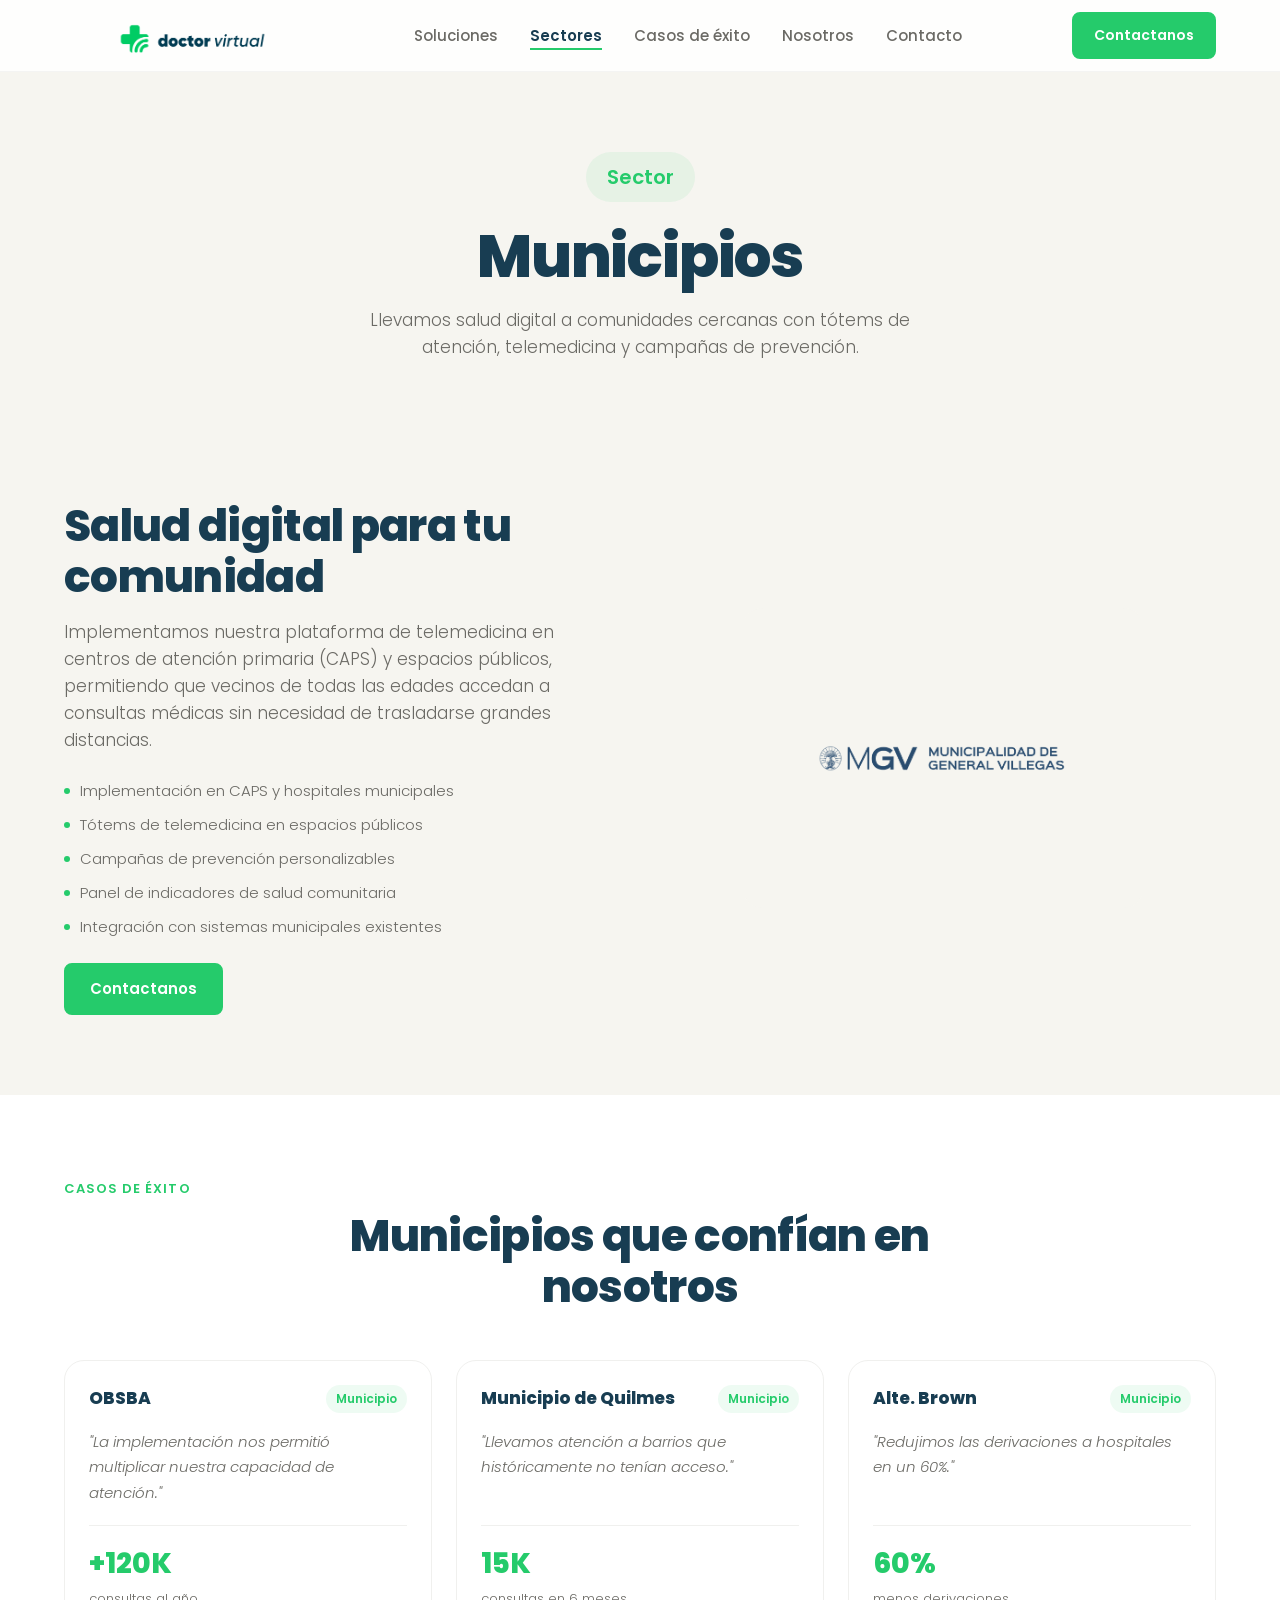
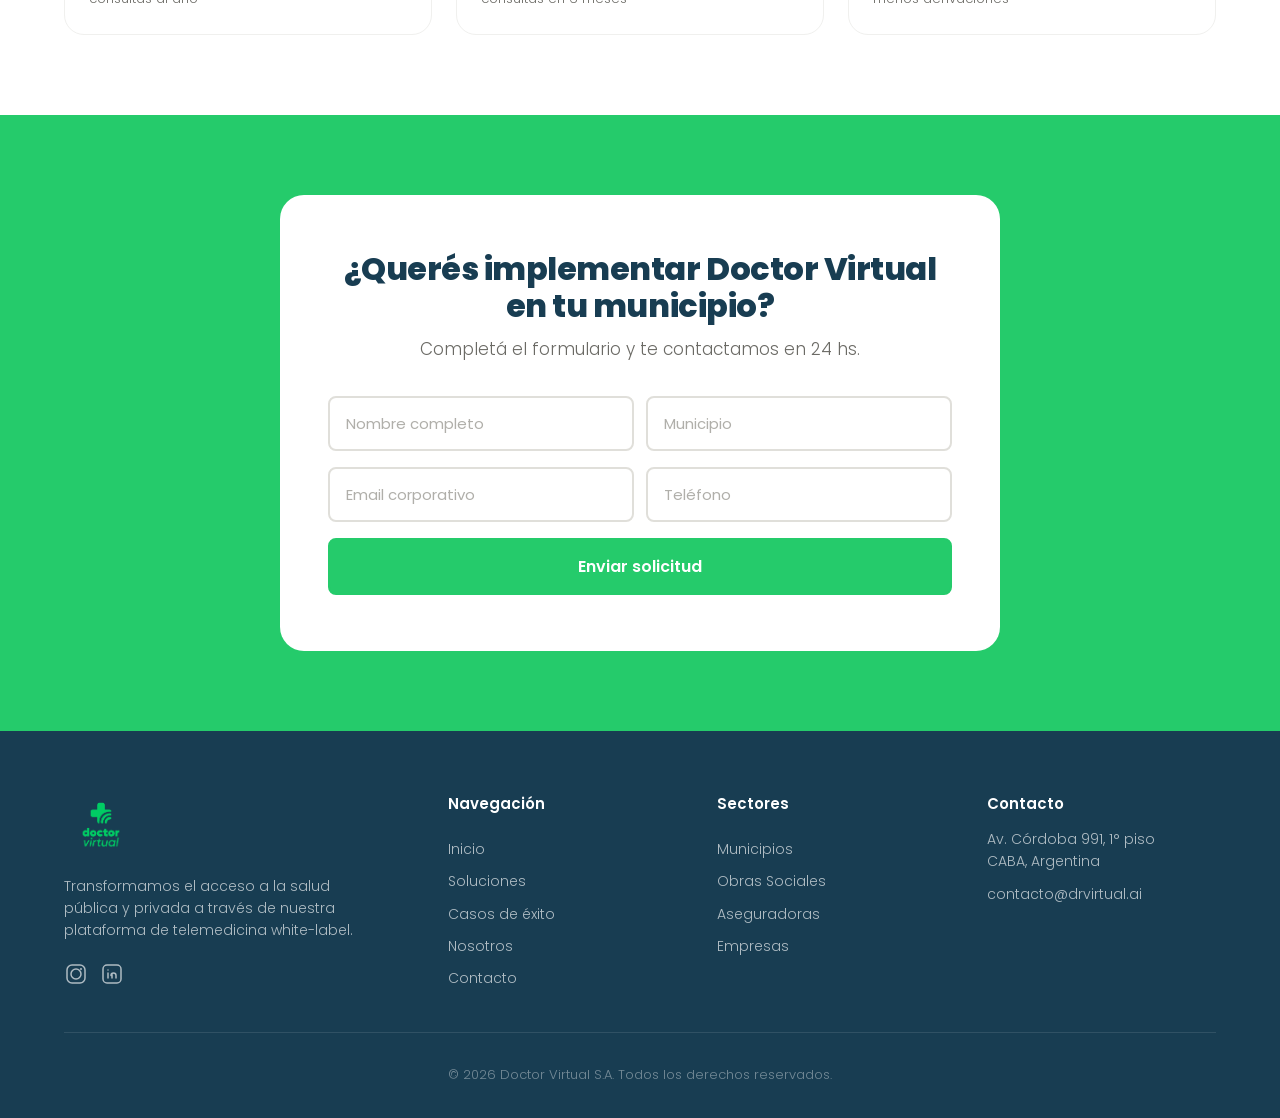
<file: municipios.html>
<!DOCTYPE html>
<html lang="es">
<head>
  <meta charset="UTF-8" />
  <meta name="viewport" content="width=device-width, initial-scale=1.0" />
  <title>Municipios — Doctor Virtual</title>
  <meta name="description" content="Telemedicina para municipios. Implementación en centros de atención primaria, tótems en espacios públicos y campañas de prevención." />
  <meta property="og:locale" content="es_AR" />
  <meta property="og:site_name" content="Doctor Virtual" />
  <meta property="og:title" content="Municipios — Doctor Virtual" />
  <meta property="og:description" content="Telemedicina para municipios. Implementación en centros de atención primaria, tótems en espacios públicos y campañas de prevención." />
  <meta property="og:image" content="https://doctorvirtual.ai/Fotos/doctor-offering-medical-teleconsultation.jpg" />
  <meta property="og:url" content="https://doctorvirtual.ai/municipios.html" />
  <meta property="og:type" content="website" />
  <meta name="twitter:card" content="summary_large_image" />
  <meta name="twitter:title" content="Municipios — Doctor Virtual" />
  <meta name="twitter:description" content="Telemedicina para municipios. Implementación en centros de atención primaria, tótems en espacios públicos y campañas de prevención." />
  <meta name="twitter:image" content="https://doctorvirtual.ai/Fotos/doctor-offering-medical-teleconsultation.jpg" />
  <link rel="canonical" href="https://doctorvirtual.ai/municipios.html" />
  <meta name="robots" content="index, follow" />
  <link rel="icon" type="image/svg+xml" href="icons/logo.svg" />
  <link rel="apple-touch-icon" href="icons/logo.png" />
  <script type="application/ld+json">
  {
    "@context": "https://schema.org",
    "@type": "WebPage",
    "name": "Municipios — Doctor Virtual",
    "description": "Telemedicina para municipios. Implementación en centros de atención primaria, tótems en espacios públicos y campañas de prevención.",
    "url": "https://doctorvirtual.ai/municipios.html",
    "isPartOf": {
      "@type": "WebSite",
      "name": "Doctor Virtual",
      "url": "https://doctorvirtual.ai/"
    }
  }
  </script>
  <link rel="preconnect" href="https://fonts.googleapis.com" />
  <link rel="preconnect" href="https://fonts.gstatic.com" crossorigin />
  <link href="https://fonts.googleapis.com/css2?family=Poppins:wght@300;600;800&display=swap" rel="stylesheet" />
  <link rel="stylesheet" href="css/styles.css" />
</head>
<body>
  <nav class="navbar" id="navbar">
    <div class="container nav-container">
      <a href="index.html" class="logo">
        <img src="icons/logo.png" alt="Doctor Virtual" style="height:120px;width:auto;">
        
      </a>
      <ul class="nav-links" id="navLinks">
        <li><a href="soluciones.html" class="nav-link">Soluciones</a></li>
        <li><a href="sectores.html" class="nav-link active">Sectores</a></li>
        <li style="display:none"><a href="nuestros-clientes.html" class="nav-link">Clientes</a></li>
        <li><a href="casos-de-exito.html" class="nav-link">Casos de éxito</a></li>
        <li><a href="nosotros.html" class="nav-link">Nosotros</a></li>
        <li><a href="contacto.html" class="nav-link">Contacto</a></li>
      </ul>
      <a href="contacto.html" class="btn btn-primary nav-cta">Contactanos</a>
      <button class="hamburger" id="hamburger" aria-label="Menú"><span></span><span></span><span></span></button>
    </div>
  </nav>

  <section class="page-hero">
    <div class="container">
      <span class="badge fade-in">Sector</span>
      <h1 class="fade-in">Municipios</h1>
      <p class="fade-in">Llevamos salud digital a comunidades cercanas con tótems de atención, telemedicina y campañas de prevención.</p>
    </div>
  </section>

  <section class="page-section page-section-alt">
    <div class="container">
      <div class="detail-row">
        <div class="detail-content fade-in">
          <h2>Salud digital para tu comunidad</h2>
          <p>Implementamos nuestra plataforma de telemedicina en centros de atención primaria (CAPS) y espacios públicos, permitiendo que vecinos de todas las edades accedan a consultas médicas sin necesidad de trasladarse grandes distancias.</p>
          <ul class="detail-features">
            <li>Implementación en CAPS y hospitales municipales</li>
            <li>Tótems de telemedicina en espacios públicos</li>
            <li>Campañas de prevención personalizables</li>
            <li>Panel de indicadores de salud comunitaria</li>
            <li>Integración con sistemas municipales existentes</li>
          </ul>
          <a href="contacto.html" class="btn btn-primary" style="margin-top:24px">Contactanos</a>
        </div>
        <div class="detail-visual fade-in">
          <div class="detail-placeholder">
            <div class="clients-carousel">
              <div class="carousel-viewport">
                <div class="carousel-track">
                  <div class="carousel-slide"><img src="Fotos/Villegas.png" alt="Villegas" /></div>
                  <div class="carousel-slide"><img src="Fotos/tres Arroyos.png" alt="Tres Arroyos" /></div>
                  <div class="carousel-slide"><img src="Fotos/San Isidro.png" alt="San Isidro" /></div>
                  <div class="carousel-slide"><img src="Fotos/OLAVARRIA_MUNICIPIO_version_HORIZONTAL_AZUL.png" alt="Olavarría" /></div>
                  <div class="carousel-slide"><img src="Fotos/Mar del Plata.png" alt="Mar del Plata" /></div>
                  <div class="carousel-slide"><img src="Fotos/Lomas de Zamora.jpg" alt="Lomas de Zamora" /></div>
                  <div class="carousel-slide"><img src="Fotos/logo-quilmes.png" alt="Quilmes" /></div>
                  <div class="carousel-slide"><img src="Fotos/logo-bellville.png" alt="Bellville" /></div>
                  <div class="carousel-slide"><img src="Fotos/logo_muni_malvinas_arg.png" alt="Malvinas Argentinas" /></div>
                  <div class="carousel-slide"><img src="Fotos/Logo San Vicente.png" alt="San Vicente" /></div>
                  <div class="carousel-slide"><img src="Fotos/logo municipalidad Pehuajo.png" alt="Pehuajó" /></div>
                  <div class="carousel-slide"><img src="Fotos/logo Escobar.png" alt="Escobar" /></div>
                  <div class="carousel-slide"><img src="Fotos/Lanus.png" alt="Lanús" /></div>
                  <div class="carousel-slide"><img src="Fotos/Florencio Varela.png" alt="Florencio Varela" /></div>
                  <div class="carousel-slide"><img src="Fotos/Ezeiza.png" alt="Ezeiza" /></div>
                  <div class="carousel-slide"><img src="Fotos/Chivilcoy.png" alt="Chivilcoy" /></div>
                  <div class="carousel-slide"><img src="Fotos/Cañuelas GM.png" alt="Cañuelas" /></div>
                  <div class="carousel-slide"><img src="Fotos/Bahia Blanca.png" alt="Bahía Blanca" /></div>
                  <div class="carousel-slide"><img src="Fotos/3 de febrero.png" alt="3 de Febrero" /></div>
                  <div class="carousel-slide"><img src="Fotos/Almirante Brown.png" alt="Almirante Brown" /></div>
                </div>
              </div>
            </div>
          </div>
        </div>
      </div>
    </div>
  </section>

  <section class="page-section">
    <div class="container">
      <div class="section-label fade-in" style="text-align:center">Casos de éxito</div>
      <h2 class="section-title fade-in" style="text-align:center;margin:0 auto 48px">Municipios que confían en nosotros</h2>
      <div class="cases-grid">
        <div class="case-card bento-card fade-in">
          <div class="case-header">
            <span class="case-logo">OBSBA</span>
            <span class="case-tag">Municipio</span>
          </div>
          <blockquote>"La implementación nos permitió multiplicar nuestra capacidad de atención."</blockquote>
          <div class="case-result">
            <span class="case-stat">+120K</span>
            <span class="case-stat-label">consultas al año</span>
          </div>
        </div>
        <div class="case-card bento-card fade-in">
          <div class="case-header">
            <span class="case-logo">Municipio de Quilmes</span>
            <span class="case-tag">Municipio</span>
          </div>
          <blockquote>"Llevamos atención a barrios que históricamente no tenían acceso."</blockquote>
          <div class="case-result">
            <span class="case-stat">15K</span>
            <span class="case-stat-label">consultas en 6 meses</span>
          </div>
        </div>
        <div class="case-card bento-card fade-in">
          <div class="case-header">
            <span class="case-logo">Alte. Brown</span>
            <span class="case-tag">Municipio</span>
          </div>
          <blockquote>"Redujimos las derivaciones a hospitales en un 60%."</blockquote>
          <div class="case-result">
            <span class="case-stat">60%</span>
            <span class="case-stat-label">menos derivaciones</span>
          </div>
        </div>
      </div>
    </div>
  </section>

  <section class="cta-final">
    <div class="container">
      <div class="cta-box fade-in">
        <h2>¿Querés implementar Doctor Virtual en tu municipio?</h2>
        <p>Completá el formulario y te contactamos en 24 hs.</p>
        <form class="cta-form" id="demoForm">
          <div class="form-row">
            <input type="text" name="nombre" placeholder="Nombre completo" required />
            <input type="text" name="empresa" placeholder="Municipio" required />
          </div>
          <div class="form-row">
            <input type="email" name="email" placeholder="Email corporativo" required />
            <input type="tel" name="telefono" placeholder="Teléfono" />
          </div>
          <button type="submit" class="btn btn-primary btn-lg btn-block">Enviar solicitud</button>
        </form>
      </div>
    </div>
  </section>

  <footer class="footer">
    <div class="container">
      <div class="footer-grid">
        <div class="footer-brand">
          <a href="index.html" class="logo">
            <img src="icon material 3/doctor virtual footer.png" alt="Doctor Virtual" style="height:64px;width:auto;">
            
          </a>
          <p>Transformamos el acceso a la salud pública y privada a través de nuestra plataforma de telemedicina white-label.</p>
          <div class="footer-social">
            <a href="https://instagram.com/doctorvirtual.ai" target="_blank" rel="noopener" aria-label="Instagram"><svg width="24" height="24" viewBox="0 0 24 24" fill="none"><rect x="3" y="3" width="18" height="18" rx="5" stroke="currentColor" stroke-width="1.5"/><circle cx="17" cy="7" r="1" fill="currentColor"/><circle cx="12" cy="12" r="5" stroke="currentColor" stroke-width="1.5"/></svg></a>
            <a href="https://www.linkedin.com/company/doctorvirtual-ia/" target="_blank" rel="noopener" aria-label="LinkedIn"><svg width="24" height="24" viewBox="0 0 24 24" fill="none"><rect x="3" y="3" width="18" height="18" rx="4" stroke="currentColor" stroke-width="1.5"/><path d="M8 11v5M8 8v.01M12 16v-4M16 16v-2.5a2.5 2.5 0 0 0-5 0" stroke="currentColor" stroke-width="1.5" stroke-linecap="round"/></svg></a>
          </div>
        </div>
        <div class="footer-links">
          <h4>Navegación</h4>
          <a href="index.html">Inicio</a>
          <a href="soluciones.html">Soluciones</a>
          <a href="casos-de-exito.html">Casos de éxito</a>
          <a href="nosotros.html">Nosotros</a>
          <a href="contacto.html">Contacto</a>
        </div>
        <div class="footer-links">
          <h4>Sectores</h4>
          <a href="municipios.html">Municipios</a>
          <a href="obras-sociales.html">Obras Sociales</a>
          <a href="aseguradoras.html">Aseguradoras</a>
          <a href="empresas.html">Empresas</a>
        </div>
        <div class="footer-contact">
          <h4>Contacto</h4>
          <p>Av. Córdoba 991, 1° piso<br/>CABA, Argentina</p>
          <a href="mailto:contacto@drvirtual.ai">contacto@drvirtual.ai</a>
        </div>
      </div>
      <div class="footer-bottom">
        <p>&copy; 2026 Doctor Virtual S.A. Todos los derechos reservados.</p>
      </div>
    </div>
  </footer>

  <div class="modal-overlay" id="demoModal">
    <div class="modal">
      <button class="modal-close" id="modalClose" aria-label="Cerrar">&times;</button>
      <h2>Contactanos</h2>
      <p>Completá tus datos y te contactamos en 24 hs.</p>
      <form id="modalForm">
        <input type="text" name="nombre" placeholder="Nombre completo" required />
        <input type="text" name="empresa" placeholder="Municipio" required />
        <input type="email" name="email" placeholder="Email corporativo" required />
        <input type="tel" name="telefono" placeholder="Teléfono" />
        <button type="submit" class="btn btn-primary btn-lg btn-block">Enviar</button>
      </form>
    </div>
  </div>

  <script src="js/main.js"></script>
</body>
</html>
</file>
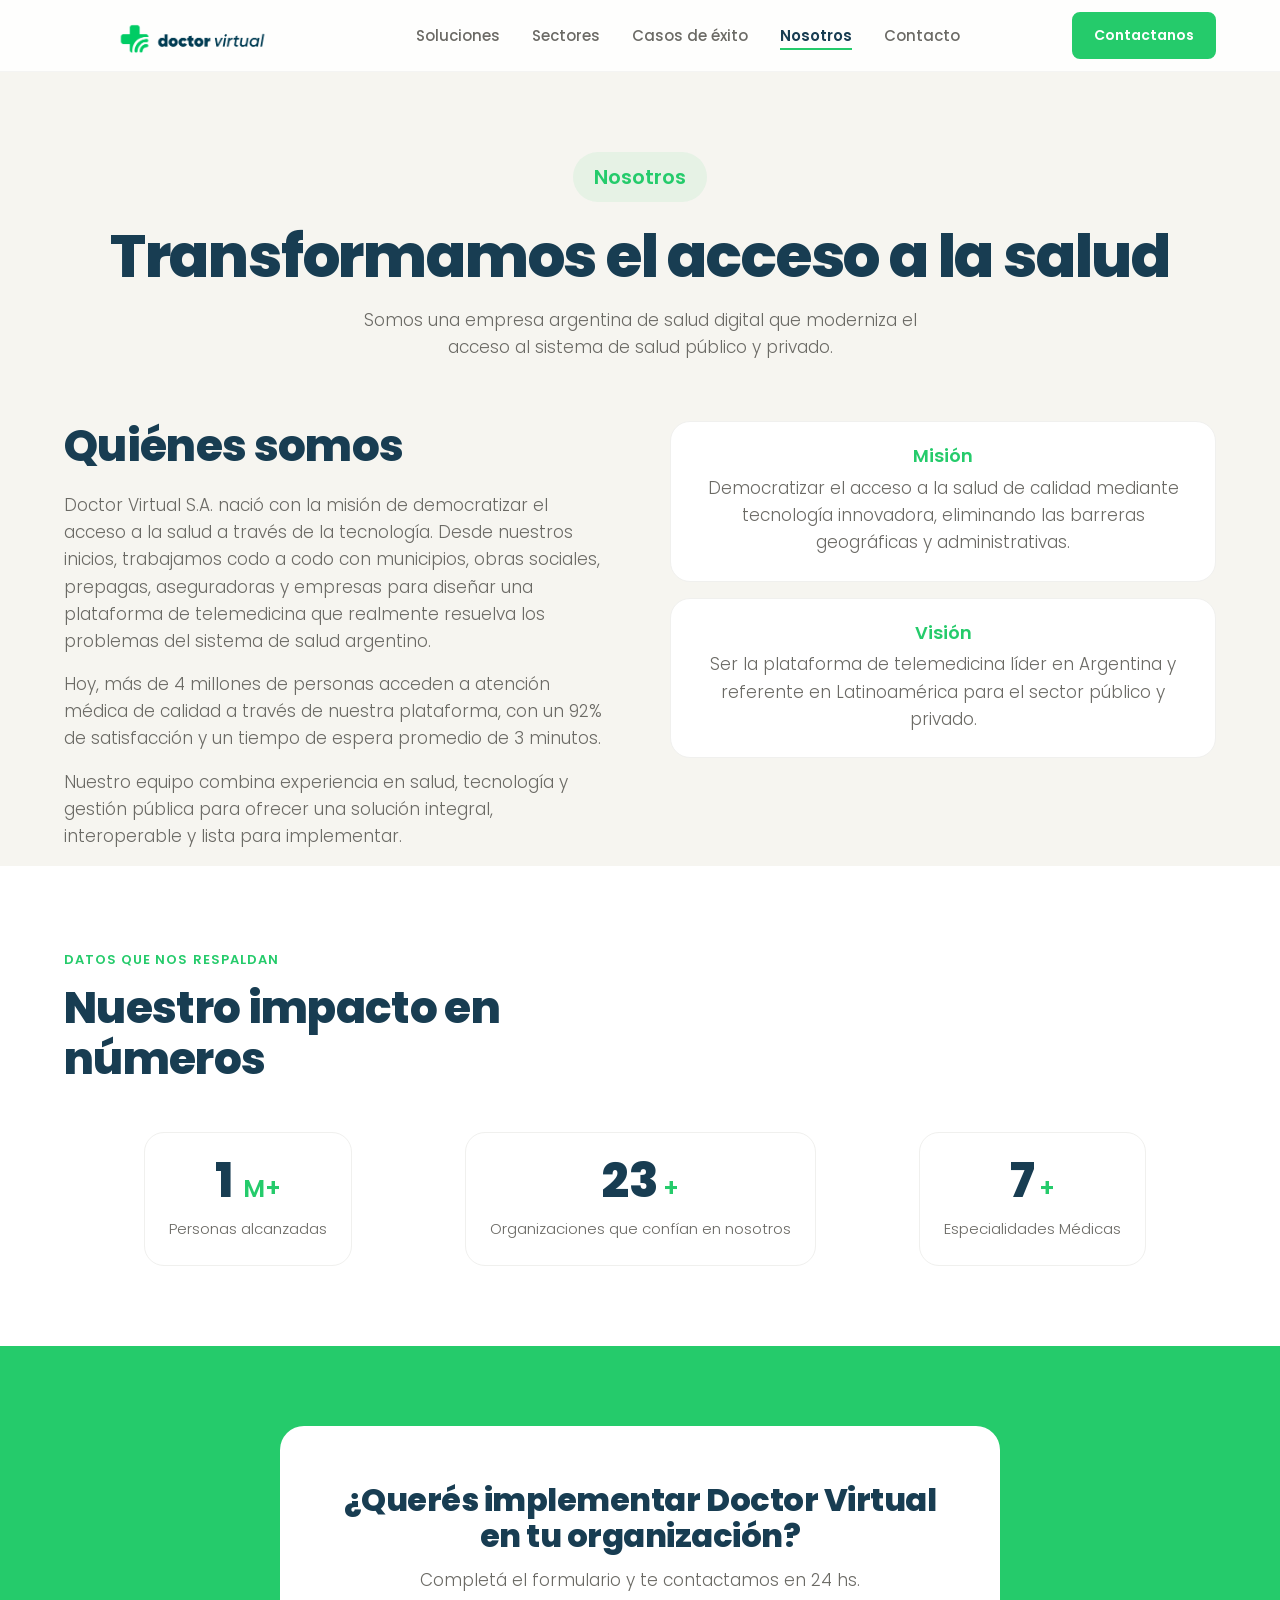
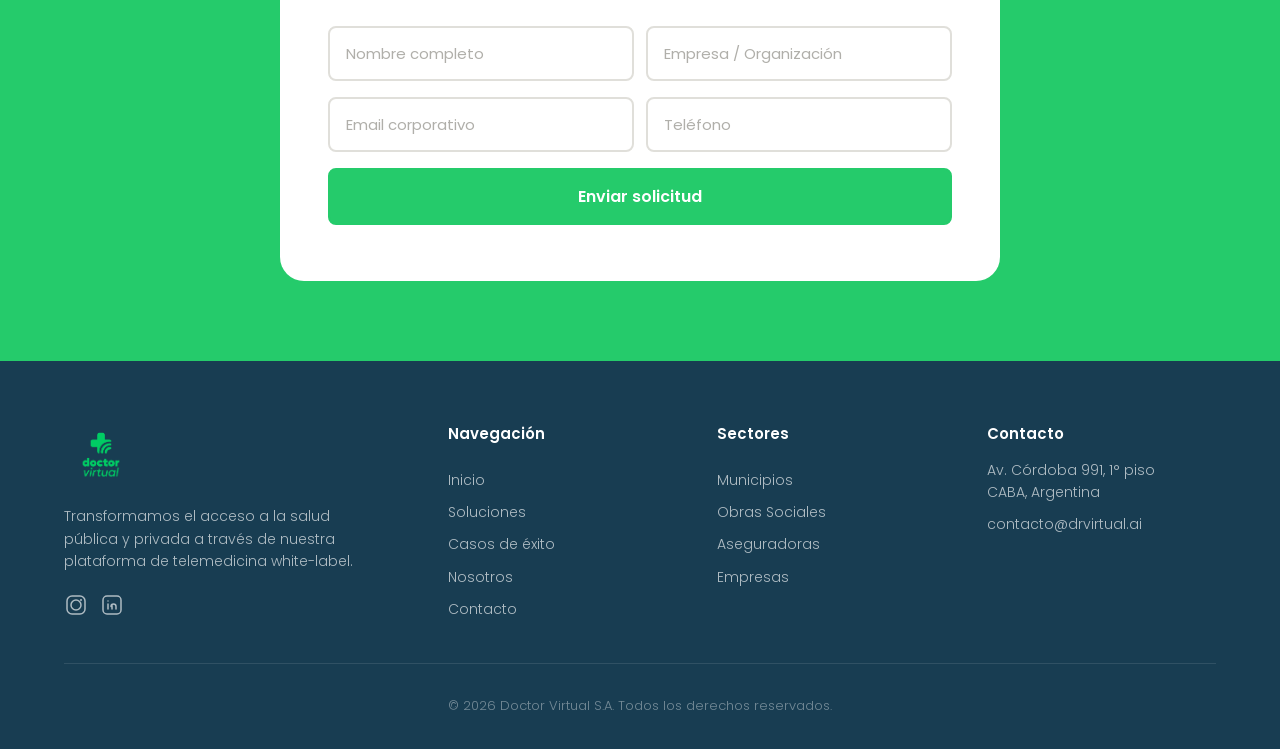
<file: nosotros.html>
<!DOCTYPE html>
<html lang="es">
<head>
  <meta charset="UTF-8" />
  <meta name="viewport" content="width=device-width, initial-scale=1.0" />
  <title>Nosotros — Doctor Virtual</title>
  <meta name="description" content="Conocé Doctor Virtual: empresa argentina de salud digital que moderniza el acceso a la salud pública y privada." />
  <meta property="og:locale" content="es_AR" />
  <meta property="og:site_name" content="Doctor Virtual" />
  <meta property="og:title" content="Nosotros — Doctor Virtual" />
  <meta property="og:description" content="Conocé Doctor Virtual: empresa argentina de salud digital que moderniza el acceso a la salud pública y privada." />
  <meta property="og:image" content="https://doctorvirtual.ai/Fotos/doctor-offering-medical-teleconsultation.jpg" />
  <meta property="og:url" content="https://doctorvirtual.ai/nosotros.html" />
  <meta property="og:type" content="website" />
  <meta name="twitter:card" content="summary_large_image" />
  <meta name="twitter:title" content="Nosotros — Doctor Virtual" />
  <meta name="twitter:description" content="Conocé Doctor Virtual: empresa argentina de salud digital que moderniza el acceso a la salud pública y privada." />
  <meta name="twitter:image" content="https://doctorvirtual.ai/Fotos/doctor-offering-medical-teleconsultation.jpg" />
  <link rel="canonical" href="https://doctorvirtual.ai/nosotros.html" />
  <meta name="robots" content="index, follow" />
  <link rel="icon" type="image/svg+xml" href="icons/logo.svg" />
  <link rel="apple-touch-icon" href="icons/logo.png" />
  <script type="application/ld+json">
  {
    "@context": "https://schema.org",
    "@type": "AboutPage",
    "name": "Nosotros — Doctor Virtual",
    "description": "Conocé Doctor Virtual: empresa argentina de salud digital que moderniza el acceso a la salud pública y privada.",
    "url": "https://doctorvirtual.ai/nosotros.html",
    "isPartOf": {
      "@type": "WebSite",
      "name": "Doctor Virtual",
      "url": "https://doctorvirtual.ai/"
    }
  }
  </script>
  <link rel="preconnect" href="https://fonts.googleapis.com" />
  <link rel="preconnect" href="https://fonts.gstatic.com" crossorigin />
  <link href="https://fonts.googleapis.com/css2?family=Poppins:wght@300;600;800&display=swap" rel="stylesheet" />
  <link rel="stylesheet" href="css/styles.css" />
</head>
<body>
  <nav class="navbar" id="navbar">
    <div class="container nav-container">
      <a href="index.html" class="logo">
        <img src="icons/logo.png" alt="Doctor Virtual" style="height:120px;width:auto;">
        
      </a>
      <ul class="nav-links" id="navLinks">
        <li><a href="soluciones.html" class="nav-link">Soluciones</a></li>
        <li><a href="sectores.html" class="nav-link">Sectores</a></li>
        <li style="display:none"><a href="nuestros-clientes.html" class="nav-link">Clientes</a></li>
        <li><a href="casos-de-exito.html" class="nav-link">Casos de éxito</a></li>
        <li><a href="nosotros.html" class="nav-link active">Nosotros</a></li>
        <li><a href="contacto.html" class="nav-link">Contacto</a></li>
      </ul>
      <a href="contacto.html" class="btn btn-primary nav-cta">Contactanos</a>
      <button class="hamburger" id="hamburger" aria-label="Menú"><span></span><span></span><span></span></button>
    </div>
  </nav>

  <section class="page-hero">
    <div class="container">
      <span class="badge fade-in">Nosotros</span>
      <h1 class="fade-in">Transformamos el acceso a la salud</h1>
      <p class="fade-in">Somos una empresa argentina de salud digital que moderniza el acceso al sistema de salud público y privado.</p>
    </div>
  </section>

  <section class="about-us-page page-section-alt">
    <div class="container">
      <div class="about-us-grid">
        <div class="about-us-content fade-in">
          <h2>Quiénes somos</h2>
          <p>Doctor Virtual S.A. nació con la misión de democratizar el acceso a la salud a través de la tecnología. Desde nuestros inicios, trabajamos codo a codo con municipios, obras sociales, prepagas, aseguradoras y empresas para diseñar una plataforma de telemedicina que realmente resuelva los problemas del sistema de salud argentino.</p>
          <p>Hoy, más de 4 millones de personas acceden a atención médica de calidad a través de nuestra plataforma, con un 92% de satisfacción y un tiempo de espera promedio de 3 minutos.</p>
          <p>Nuestro equipo combina experiencia en salud, tecnología y gestión pública para ofrecer una solución integral, interoperable y lista para implementar.</p>
        </div>
        <div class="about-us-mission fade-in">
          <div class="mission-card bento-card">
            <h3>Misión</h3>
            <p>Democratizar el acceso a la salud de calidad mediante tecnología innovadora, eliminando las barreras geográficas y administrativas.</p>
          </div>
          <div class="mission-card bento-card">
            <h3>Visión</h3>
            <p>Ser la plataforma de telemedicina líder en Argentina y referente en Latinoamérica para el sector público y privado.</p>
          </div>
        </div>
      </div>
    </div>
  </section>

  <section class="page-section metrics">
    <div class="container">
      <div class="section-label fade-in" style="text-align:center">Datos que nos respaldan</div>
      <h2 class="section-title fade-in" style="text-align:left;margin:0 0 48px">Nuestro impacto en números</h2>
      <div class="metrics-grid" style="grid-template-columns:repeat(3,1fr);justify-items:center">
        <div class="metric-card bento-card fade-in">
          <span class="metric-number" data-target="4">0</span><span class="metric-unit"> M+</span>
          <p class="metric-label">Personas alcanzadas</p>
        </div>
        <div class="metric-card bento-card fade-in">
          <span class="metric-number" data-target="50">0</span><span class="metric-unit">+</span>
          <p class="metric-label">Organizaciones que confían en nosotros</p>
        </div>

        <div class="metric-card bento-card fade-in">
          <span class="metric-number" data-target="15">0</span><span class="metric-unit">+</span>
          <p class="metric-label">Especialidades Médicas</p>
        </div>
      </div>
    </div>
  </section>



  <section class="cta-final">
    <div class="container">
      <div class="cta-box fade-in">
        <h2>¿Querés implementar Doctor Virtual en tu organización?</h2>
        <p>Completá el formulario y te contactamos en 24 hs.</p>
        <form class="cta-form" id="demoForm">
          <div class="form-row">
            <input type="text" name="nombre" placeholder="Nombre completo" required />
            <input type="text" name="empresa" placeholder="Empresa / Organización" required />
          </div>
          <div class="form-row">
            <input type="email" name="email" placeholder="Email corporativo" required />
            <input type="tel" name="telefono" placeholder="Teléfono" />
          </div>
          <button type="submit" class="btn btn-primary btn-lg btn-block">Enviar solicitud</button>
        </form>
      </div>
    </div>
  </section>

  <footer class="footer">
    <div class="container">
      <div class="footer-grid">
        <div class="footer-brand">
          <a href="index.html" class="logo">
            <img src="icon material 3/doctor virtual footer.png" alt="Doctor Virtual" style="height:64px;width:auto;">
            
          </a>
          <p>Transformamos el acceso a la salud pública y privada a través de nuestra plataforma de telemedicina white-label.</p>
          <div class="footer-social">
            <a href="https://instagram.com/doctorvirtual.ai" target="_blank" rel="noopener" aria-label="Instagram"><svg width="24" height="24" viewBox="0 0 24 24" fill="none"><rect x="3" y="3" width="18" height="18" rx="5" stroke="currentColor" stroke-width="1.5"/><circle cx="17" cy="7" r="1" fill="currentColor"/><circle cx="12" cy="12" r="5" stroke="currentColor" stroke-width="1.5"/></svg></a>
            <a href="https://www.linkedin.com/company/doctorvirtual-ia/" target="_blank" rel="noopener" aria-label="LinkedIn"><svg width="24" height="24" viewBox="0 0 24 24" fill="none"><rect x="3" y="3" width="18" height="18" rx="4" stroke="currentColor" stroke-width="1.5"/><path d="M8 11v5M8 8v.01M12 16v-4M16 16v-2.5a2.5 2.5 0 0 0-5 0" stroke="currentColor" stroke-width="1.5" stroke-linecap="round"/></svg></a>
          </div>
        </div>
        <div class="footer-links">
          <h4>Navegación</h4>
          <a href="index.html">Inicio</a>
          <a href="soluciones.html">Soluciones</a>
          <a href="casos-de-exito.html">Casos de éxito</a>
          <a href="nosotros.html">Nosotros</a>
          <a href="contacto.html">Contacto</a>
        </div>
        <div class="footer-links">
          <h4>Sectores</h4>
          <a href="municipios.html">Municipios</a>
          <a href="obras-sociales.html">Obras Sociales</a>
          <a href="aseguradoras.html">Aseguradoras</a>
          <a href="empresas.html">Empresas</a>
        </div>
        <div class="footer-contact">
          <h4>Contacto</h4>
          <p>Av. Córdoba 991, 1° piso<br/>CABA, Argentina</p>
          <a href="mailto:contacto@drvirtual.ai">contacto@drvirtual.ai</a>
        </div>
      </div>
      <div class="footer-bottom">
        <p>&copy; 2026 Doctor Virtual S.A. Todos los derechos reservados.</p>
      </div>
    </div>
  </footer>

  <div class="modal-overlay" id="demoModal">
    <div class="modal">
      <button class="modal-close" id="modalClose" aria-label="Cerrar">&times;</button>
      <h2>Contactanos</h2>
      <p>Completá tus datos y te contactamos en 24 hs.</p>
      <form id="modalForm">
        <input type="text" name="nombre" placeholder="Nombre completo" required />
        <input type="text" name="empresa" placeholder="Empresa / Organización" required />
        <input type="email" name="email" placeholder="Email corporativo" required />
        <input type="tel" name="telefono" placeholder="Teléfono" />
        <button type="submit" class="btn btn-primary btn-lg btn-block">Enviar</button>
      </form>
    </div>
  </div>

  <script src="js/main.js"></script>
</body>
</html>
</file>
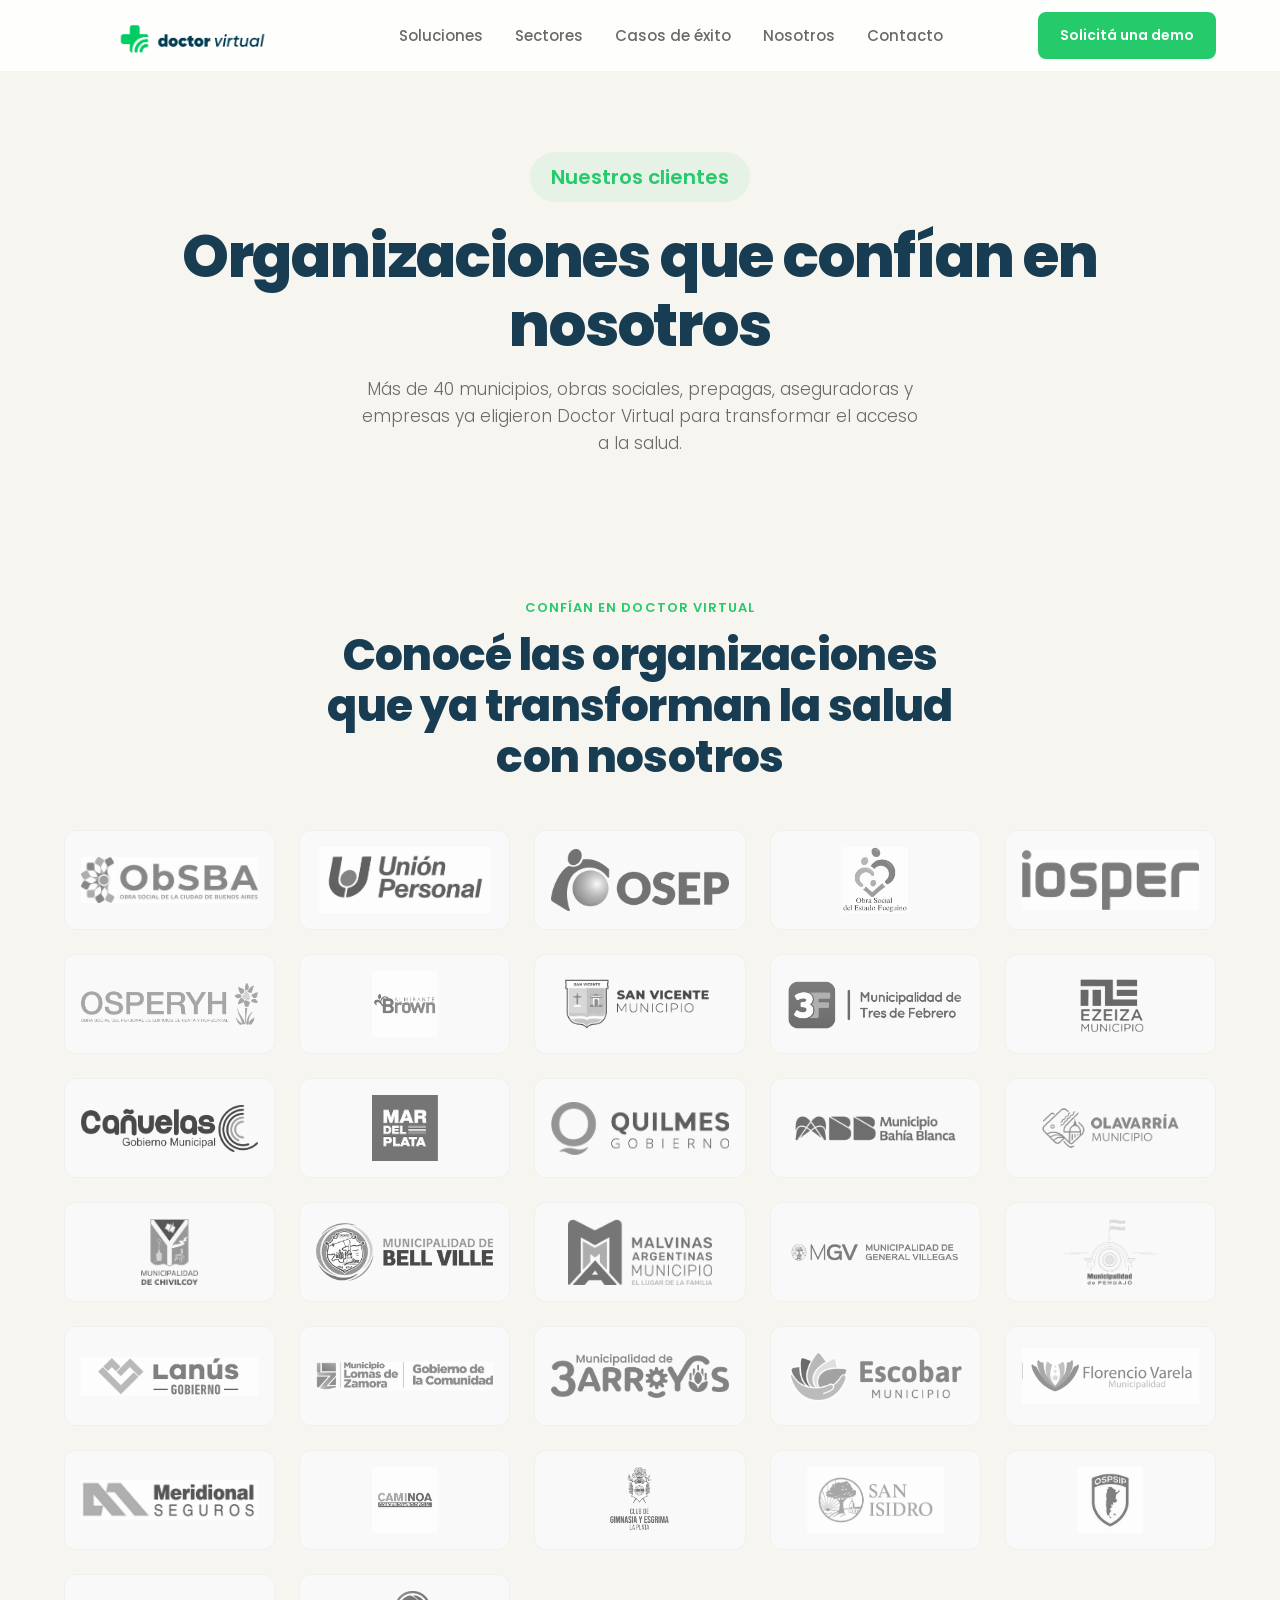
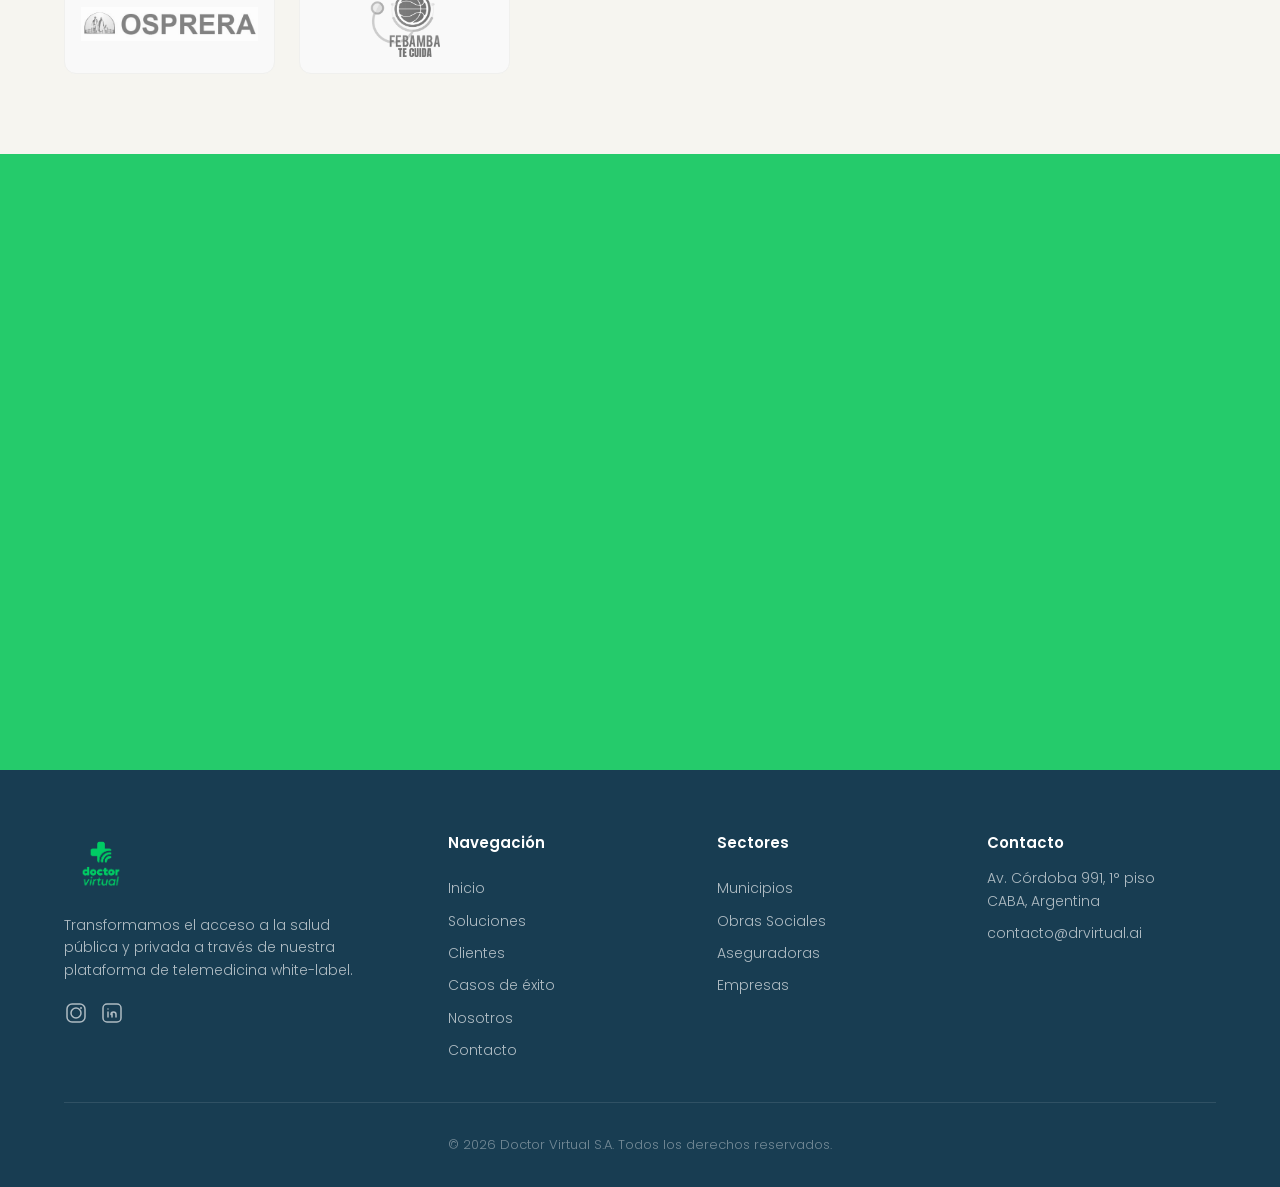
<file: nuestros-clientes.html>
<!DOCTYPE html>
<html lang="es">
<head>
  <meta charset="UTF-8" />
  <meta name="viewport" content="width=device-width, initial-scale=1.0" />
  <title>Nuestros Clientes — Doctor Virtual</title>
  <meta name="description" content="Conocé las organizaciones que confían en Doctor Virtual: municipios, obras sociales, prepagas, aseguradoras y empresas de toda Argentina." />
  <meta property="og:locale" content="es_AR" />
  <meta property="og:site_name" content="Doctor Virtual" />
  <meta property="og:title" content="Nuestros Clientes — Doctor Virtual" />
  <meta property="og:description" content="Conocé las organizaciones que confían en Doctor Virtual: municipios, obras sociales, prepagas, aseguradoras y empresas de toda Argentina." />
  <meta property="og:image" content="https://doctorvirtual.ai/Fotos/doctor-offering-medical-teleconsultation.jpg" />
  <meta property="og:url" content="https://doctorvirtual.ai/nuestros-clientes.html" />
  <meta property="og:type" content="website" />
  <meta name="twitter:card" content="summary_large_image" />
  <meta name="twitter:title" content="Nuestros Clientes — Doctor Virtual" />
  <meta name="twitter:description" content="Conocé las organizaciones que confían en Doctor Virtual: municipios, obras sociales, prepagas, aseguradoras y empresas de toda Argentina." />
  <meta name="twitter:image" content="https://doctorvirtual.ai/Fotos/doctor-offering-medical-teleconsultation.jpg" />
  <link rel="canonical" href="https://doctorvirtual.ai/nuestros-clientes.html" />
  <meta name="robots" content="index, follow" />
  <link rel="icon" type="image/svg+xml" href="icons/logo.svg" />
  <link rel="apple-touch-icon" href="icons/logo.png" />
  <script type="application/ld+json">
  {
    "@context": "https://schema.org",
    "@type": "WebPage",
    "name": "Nuestros Clientes — Doctor Virtual",
    "description": "Conocé las organizaciones que confían en Doctor Virtual: municipios, obras sociales, prepagas, aseguradoras y empresas de toda Argentina.",
    "url": "https://doctorvirtual.ai/nuestros-clientes.html",
    "isPartOf": {
      "@type": "WebSite",
      "name": "Doctor Virtual",
      "url": "https://doctorvirtual.ai/"
    }
  }
  </script>
  <link rel="preconnect" href="https://fonts.googleapis.com" />
  <link rel="preconnect" href="https://fonts.gstatic.com" crossorigin />
  <link href="https://fonts.googleapis.com/css2?family=Poppins:wght@300;600;800&display=swap" rel="stylesheet" />
  <link rel="stylesheet" href="css/styles.css" />
</head>
<body>
  <nav class="navbar" id="navbar">
    <div class="container nav-container">
      <a href="index.html" class="logo">
        <img src="icons/logo.png" alt="Doctor Virtual" style="height:120px;width:auto;">
        
      </a>
      <ul class="nav-links" id="navLinks">
        <li><a href="soluciones.html" class="nav-link">Soluciones</a></li>
        <li><a href="sectores.html" class="nav-link">Sectores</a></li>
        <li style="display:none"><a href="nuestros-clientes.html" class="nav-link active">Clientes</a></li>
        <li><a href="casos-de-exito.html" class="nav-link">Casos de éxito</a></li>
        <li><a href="nosotros.html" class="nav-link">Nosotros</a></li>
        <li><a href="contacto.html" class="nav-link">Contacto</a></li>
      </ul>
      <a href="contacto.html" class="btn btn-primary nav-cta">Solicitá una demo</a>
      <button class="hamburger" id="hamburger" aria-label="Menú"><span></span><span></span><span></span></button>
    </div>
  </nav>

  <section class="page-hero">
    <div class="container">
      <span class="badge fade-in">Nuestros clientes</span>
      <h1 class="fade-in">Organizaciones que confían en nosotros</h1>
      <p class="fade-in">Más de 40 municipios, obras sociales, prepagas, aseguradoras y empresas ya eligieron Doctor Virtual para transformar el acceso a la salud.</p>
    </div>
  </section>

  <section class="page-section page-section-alt">
    <div class="container">
      <div class="section-label fade-in" style="text-align:center;display:block">Confían en Doctor Virtual</div>
      <h2 class="section-title fade-in" style="text-align:center;margin:0 auto 48px">Conocé las organizaciones que ya transforman la salud con nosotros</h2>
      <div class="logos-grid">
        <div class="client-logo-card fade-in"><div class="logo-inner"><img src="Fotos/OBSBA.jpeg" alt="OBSBA" loading="lazy"></div></div>
        <div class="client-logo-card fade-in"><div class="logo-inner"><img src="Fotos/Logo Union Personal.jpg" alt="Unión Personal" loading="lazy"></div></div>
        <div class="client-logo-card fade-in"><div class="logo-inner"><img src="Fotos/logo OSEP.png" alt="OSEP" loading="lazy"></div></div>
        <div class="client-logo-card fade-in"><div class="logo-inner"><img src="Fotos/OSEF.jpeg" alt="OSEF" loading="lazy"></div></div>
        <div class="client-logo-card fade-in"><div class="logo-inner"><img src="Fotos/IOSPER.png" alt="IOSPER" loading="lazy"></div></div>
        <div class="client-logo-card fade-in"><div class="logo-inner"><img src="Fotos/osperyh_logo.png" alt="OSPERYH" loading="lazy"></div></div>
        <div class="client-logo-card fade-in"><div class="logo-inner"><img src="Fotos/Almirante Brown.png" alt="Almirante Brown" loading="lazy"></div></div>
        <div class="client-logo-card fade-in"><div class="logo-inner"><img src="Fotos/Logo San Vicente.png" alt="San Vicente" loading="lazy"></div></div>
        <div class="client-logo-card fade-in"><div class="logo-inner"><img src="Fotos/3 de febrero.png" alt="Tres de Febrero" loading="lazy"></div></div>
        <div class="client-logo-card fade-in"><div class="logo-inner"><img src="Fotos/Ezeiza.png" alt="Ezeiza" loading="lazy"></div></div>
        <div class="client-logo-card fade-in"><div class="logo-inner"><img src="Fotos/Cañuelas GM.png" alt="Cañuelas" loading="lazy"></div></div>
        <div class="client-logo-card fade-in"><div class="logo-inner"><img src="Fotos/Mar del Plata.png" alt="Mar del Plata" loading="lazy"></div></div>
        <div class="client-logo-card fade-in"><div class="logo-inner"><img src="Fotos/logo-quilmes.png" alt="Quilmes" loading="lazy"></div></div>
        <div class="client-logo-card fade-in"><div class="logo-inner"><img src="Fotos/Bahia Blanca.png" alt="Bahía Blanca" loading="lazy"></div></div>
        <div class="client-logo-card fade-in"><div class="logo-inner"><img src="Fotos/OLAVARRIA_MUNICIPIO_version_HORIZONTAL_AZUL.png" alt="Olavarría" loading="lazy"></div></div>
        <div class="client-logo-card fade-in"><div class="logo-inner"><img src="Fotos/Chivilcoy.png" alt="Chivilcoy" loading="lazy"></div></div>
        <div class="client-logo-card fade-in"><div class="logo-inner"><img src="Fotos/logo-bellville.png" alt="Bell Ville" loading="lazy"></div></div>
        <div class="client-logo-card fade-in"><div class="logo-inner"><img src="Fotos/logo_muni_malvinas_arg.png" alt="Malvinas Argentinas" loading="lazy"></div></div>
        <div class="client-logo-card fade-in"><div class="logo-inner"><img src="Fotos/Villegas.png" alt="Gral. Villegas" loading="lazy"></div></div>
        <div class="client-logo-card fade-in"><div class="logo-inner"><img src="Fotos/logo municipalidad Pehuajo.png" alt="Pehuajó" loading="lazy"></div></div>
        <div class="client-logo-card fade-in"><div class="logo-inner"><img src="Fotos/Lanus.png" alt="Lanús" loading="lazy"></div></div>
        <div class="client-logo-card fade-in"><div class="logo-inner"><img src="Fotos/Lomas de Zamora.jpg" alt="Lomas de Zamora" loading="lazy"></div></div>
        <div class="client-logo-card fade-in"><div class="logo-inner"><img src="Fotos/tres Arroyos.png" alt="Tres Arroyos" loading="lazy"></div></div>
        <div class="client-logo-card fade-in"><div class="logo-inner"><img src="Fotos/logo Escobar.png" alt="Escobar" loading="lazy"></div></div>
        <div class="client-logo-card fade-in"><div class="logo-inner"><img src="Fotos/Florencio Varela.png" alt="Florencio Varela" loading="lazy"></div></div>
        <div class="client-logo-card fade-in"><div class="logo-inner"><img src="Fotos/Logo Meridional Seguros.jpeg" alt="Meridional Seguros" loading="lazy"></div></div>
        <div class="client-logo-card fade-in"><div class="logo-inner"><img src="Fotos/Logo Caminoa consecionaria.jpeg" alt="CAMINOA" loading="lazy"></div></div>
        <div class="client-logo-card fade-in"><div class="logo-inner"><img src="Fotos/Logo GELP 1.png" alt="Gimnasia LP" loading="lazy"></div></div>
        <div class="client-logo-card fade-in"><div class="logo-inner"><img src="Fotos/San Isidro.png" alt="San Isidro" loading="lazy"></div></div>
        <div class="client-logo-card fade-in"><div class="logo-inner"><img src="Fotos/OSPSIP.jpg" alt="OSPSIP" loading="lazy"></div></div>
        <div class="client-logo-card fade-in"><div class="logo-inner"><img src="Fotos/Logo OSPRERA.jpg" alt="OSPRERA" loading="lazy"></div></div>
        <div class="client-logo-card fade-in"><div class="logo-inner"><img src="Fotos/Febamba te cuida logo-1.png" alt="Febamba" loading="lazy"></div></div>
      </div>
    </div>
  </section>

  <section class="cta-final">
    <div class="container">
      <div class="cta-box fade-in">
        <h2>¿Querés implementar Doctor Virtual en tu organización?</h2>
        <p>Completá el formulario y te contactamos en 24 hs.</p>
        <form class="cta-form" id="demoForm">
          <div class="form-row">
            <input type="text" name="nombre" placeholder="Nombre completo" required />
            <input type="text" name="empresa" placeholder="Empresa / Organización" required />
          </div>
          <div class="form-row">
            <input type="email" name="email" placeholder="Email corporativo" required />
            <input type="tel" name="telefono" placeholder="Teléfono" />
          </div>
          <button type="submit" class="btn btn-primary btn-lg btn-block">Enviar solicitud</button>
        </form>
      </div>
    </div>
  </section>

  <footer class="footer">
    <div class="container">
      <div class="footer-grid">
        <div class="footer-brand">
          <a href="index.html" class="logo">
            <img src="icon material 3/doctor virtual footer.png" alt="Doctor Virtual" style="height:64px;width:auto;">
            
          </a>
          <p>Transformamos el acceso a la salud pública y privada a través de nuestra plataforma de telemedicina white-label.</p>
          <div class="footer-social">
            <a href="https://instagram.com/doctorvirtual.ai" target="_blank" rel="noopener" aria-label="Instagram"><svg width="24" height="24" viewBox="0 0 24 24" fill="none"><rect x="3" y="3" width="18" height="18" rx="5" stroke="currentColor" stroke-width="1.5"/><circle cx="17" cy="7" r="1" fill="currentColor"/><circle cx="12" cy="12" r="5" stroke="currentColor" stroke-width="1.5"/></svg></a>
            <a href="https://www.linkedin.com/company/doctorvirtual-ia/" target="_blank" rel="noopener" aria-label="LinkedIn"><svg width="24" height="24" viewBox="0 0 24 24" fill="none"><rect x="3" y="3" width="18" height="18" rx="4" stroke="currentColor" stroke-width="1.5"/><path d="M8 11v5M8 8v.01M12 16v-4M16 16v-2.5a2.5 2.5 0 0 0-5 0" stroke="currentColor" stroke-width="1.5" stroke-linecap="round"/></svg></a>
          </div>
        </div>
        <div class="footer-links">
          <h4>Navegación</h4>
          <a href="index.html">Inicio</a>
          <a href="soluciones.html">Soluciones</a>
          <a href="nuestros-clientes.html">Clientes</a>
          <a href="casos-de-exito.html">Casos de éxito</a>
          <a href="nosotros.html">Nosotros</a>
          <a href="contacto.html">Contacto</a>
        </div>
        <div class="footer-links">
          <h4>Sectores</h4>
          <a href="municipios.html">Municipios</a>
          <a href="obras-sociales.html">Obras Sociales</a>
          <a href="aseguradoras.html">Aseguradoras</a>
          <a href="empresas.html">Empresas</a>
        </div>
        <div class="footer-contact">
          <h4>Contacto</h4>
          <p>Av. Córdoba 991, 1° piso<br/>CABA, Argentina</p>
          <a href="mailto:contacto@drvirtual.ai">contacto@drvirtual.ai</a>
        </div>
      </div>
      <div class="footer-bottom">
        <p>&copy; 2026 Doctor Virtual S.A. Todos los derechos reservados.</p>
      </div>
    </div>
  </footer>

  <div class="modal-overlay" id="demoModal">
    <div class="modal">
      <button class="modal-close" id="modalClose" aria-label="Cerrar">&times;</button>
      <h2>Solicitá una demo</h2>
      <p>Completá tus datos y te contactamos en 24 hs.</p>
      <form id="modalForm">
        <input type="text" name="nombre" placeholder="Nombre completo" required />
        <input type="text" name="empresa" placeholder="Empresa / Organización" required />
        <input type="email" name="email" placeholder="Email corporativo" required />
        <input type="tel" name="telefono" placeholder="Teléfono" />
        <button type="submit" class="btn btn-primary btn-lg btn-block">Enviar</button>
      </form>
    </div>
  </div>

  <script src="js/main.js"></script>
</body>
</html>
</file>
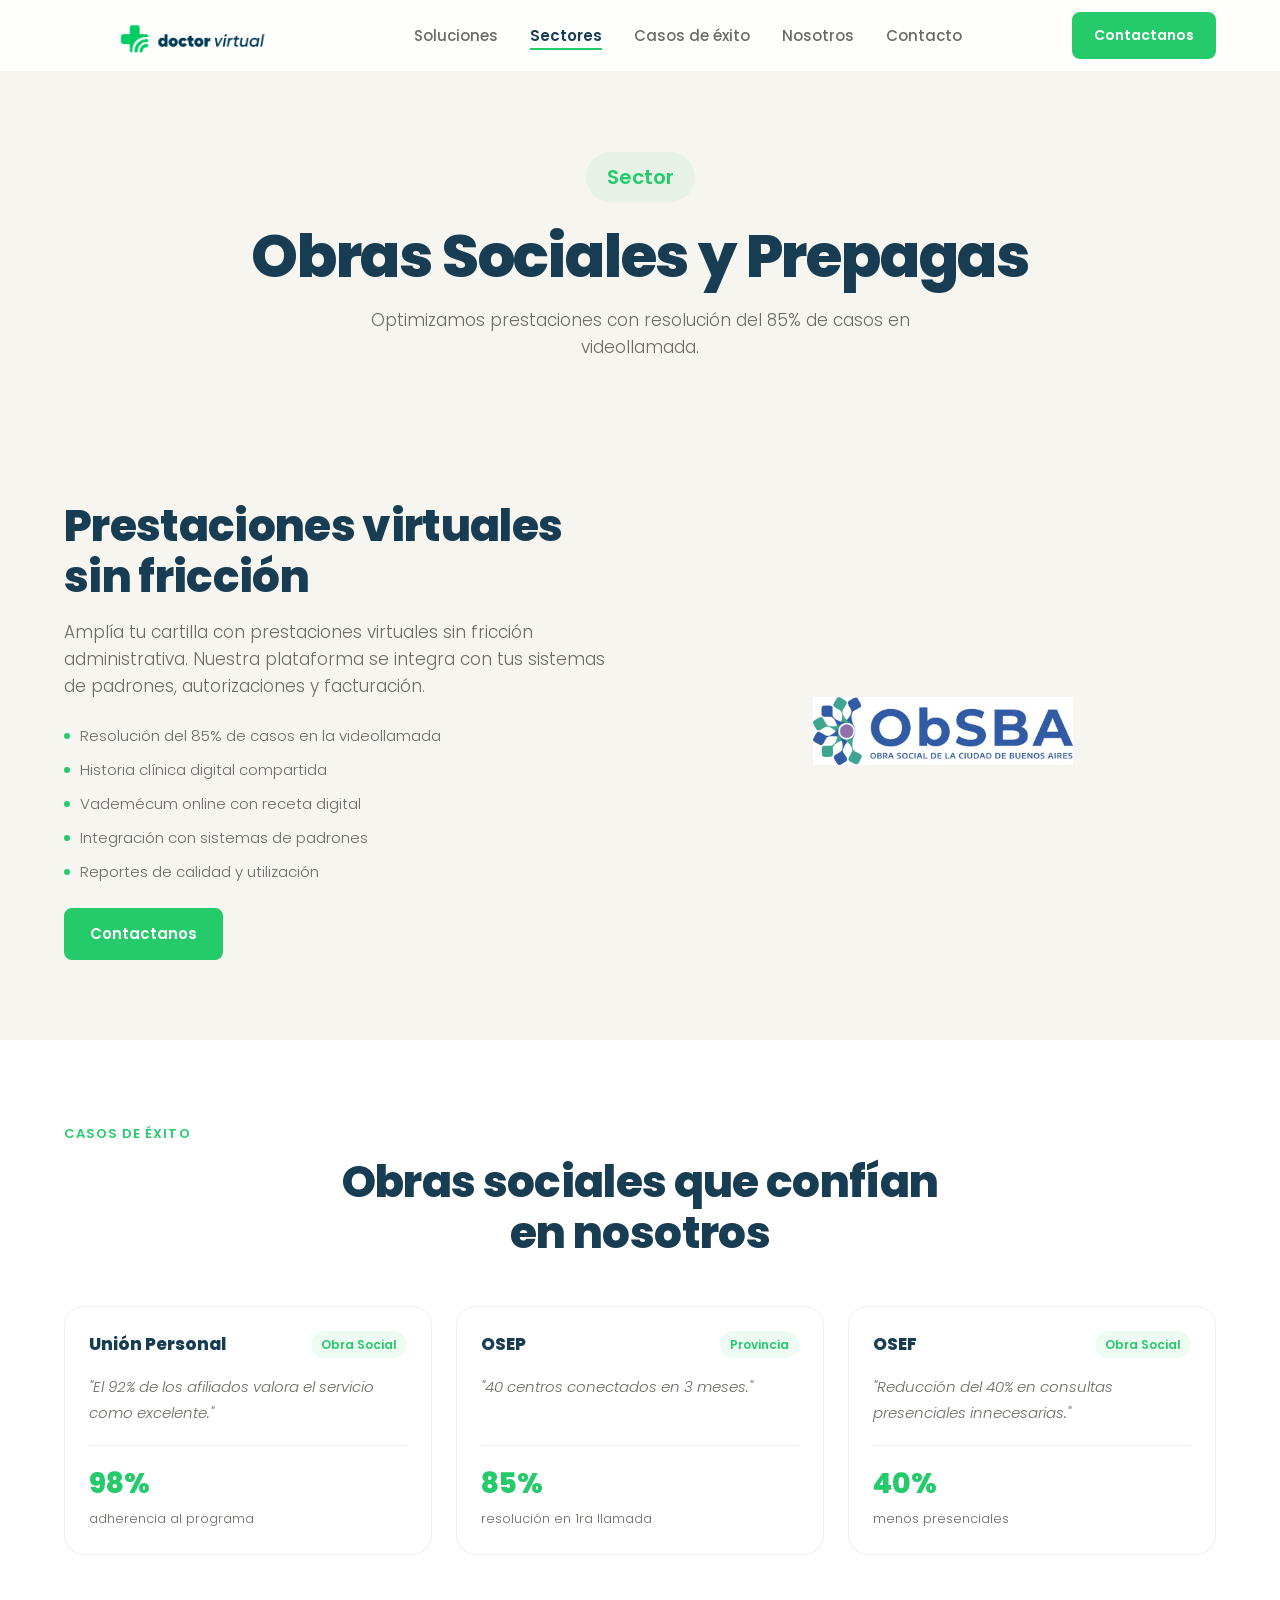
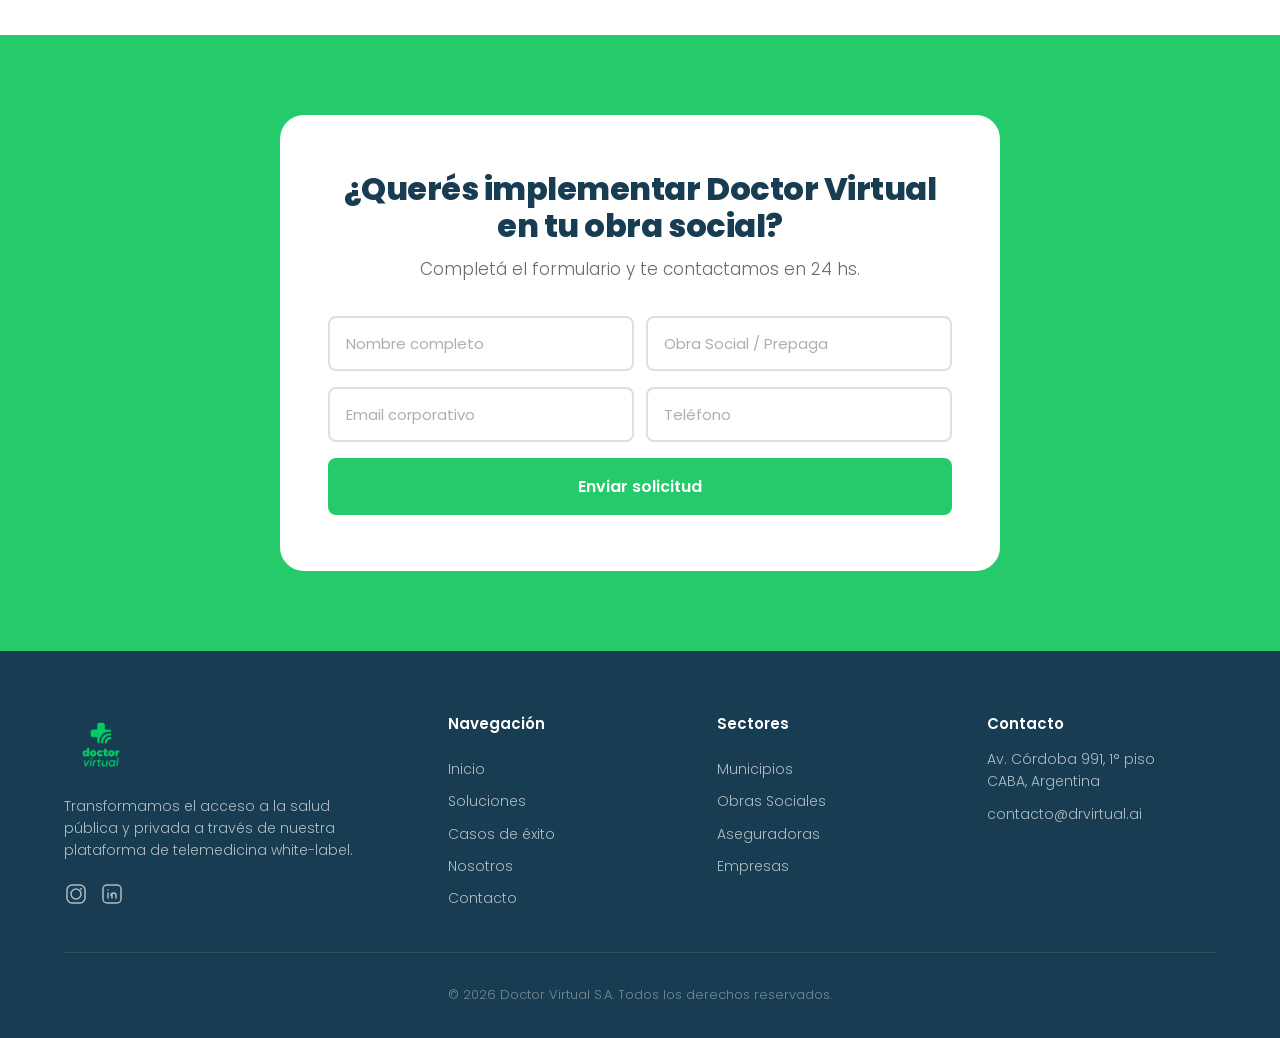
<file: obras-sociales.html>
<!DOCTYPE html>
<html lang="es">
<head>
  <meta charset="UTF-8" />
  <meta name="viewport" content="width=device-width, initial-scale=1.0" />
  <title>Obras Sociales y Prepagas — Doctor Virtual</title>
  <meta name="description" content="Telemedicina para obras sociales y prepagas. Optimizá prestaciones con resolución del 85% de casos en videollamada." />
  <meta property="og:locale" content="es_AR" />
  <meta property="og:site_name" content="Doctor Virtual" />
  <meta property="og:title" content="Obras Sociales y Prepagas — Doctor Virtual" />
  <meta property="og:description" content="Telemedicina para obras sociales y prepagas. Optimizá prestaciones con resolución del 85% de casos en videollamada." />
  <meta property="og:image" content="https://doctorvirtual.ai/Fotos/doctor-offering-medical-teleconsultation.jpg" />
  <meta property="og:url" content="https://doctorvirtual.ai/obras-sociales.html" />
  <meta property="og:type" content="website" />
  <meta name="twitter:card" content="summary_large_image" />
  <meta name="twitter:title" content="Obras Sociales y Prepagas — Doctor Virtual" />
  <meta name="twitter:description" content="Telemedicina para obras sociales y prepagas. Optimizá prestaciones con resolución del 85% de casos en videollamada." />
  <meta name="twitter:image" content="https://doctorvirtual.ai/Fotos/doctor-offering-medical-teleconsultation.jpg" />
  <link rel="canonical" href="https://doctorvirtual.ai/obras-sociales.html" />
  <meta name="robots" content="index, follow" />
  <link rel="icon" type="image/svg+xml" href="icons/logo.svg" />
  <link rel="apple-touch-icon" href="icons/logo.png" />
  <script type="application/ld+json">
  {
    "@context": "https://schema.org",
    "@type": "WebPage",
    "name": "Obras Sociales y Prepagas — Doctor Virtual",
    "description": "Telemedicina para obras sociales y prepagas. Optimizá prestaciones con resolución del 85% de casos en videollamada.",
    "url": "https://doctorvirtual.ai/obras-sociales.html",
    "isPartOf": {
      "@type": "WebSite",
      "name": "Doctor Virtual",
      "url": "https://doctorvirtual.ai/"
    }
  }
  </script>
  <link rel="preconnect" href="https://fonts.googleapis.com" />
  <link rel="preconnect" href="https://fonts.gstatic.com" crossorigin />
  <link href="https://fonts.googleapis.com/css2?family=Poppins:wght@300;600;800&display=swap" rel="stylesheet" />
  <link rel="stylesheet" href="css/styles.css" />
</head>
<body>
  <nav class="navbar" id="navbar">
    <div class="container nav-container">
      <a href="index.html" class="logo">
        <img src="icons/logo.png" alt="Doctor Virtual" style="height:120px;width:auto;">
        
      </a>
      <ul class="nav-links" id="navLinks">
        <li><a href="soluciones.html" class="nav-link">Soluciones</a></li>
        <li><a href="sectores.html" class="nav-link active">Sectores</a></li>
        <li style="display:none"><a href="nuestros-clientes.html" class="nav-link">Clientes</a></li>
        <li><a href="casos-de-exito.html" class="nav-link">Casos de éxito</a></li>
        <li><a href="nosotros.html" class="nav-link">Nosotros</a></li>
        <li><a href="contacto.html" class="nav-link">Contacto</a></li>
      </ul>
      <a href="contacto.html" class="btn btn-primary nav-cta">Contactanos</a>
      <button class="hamburger" id="hamburger" aria-label="Menú"><span></span><span></span><span></span></button>
    </div>
  </nav>

  <section class="page-hero">
    <div class="container">
      <span class="badge fade-in">Sector</span>
      <h1 class="fade-in">Obras Sociales y Prepagas</h1>
      <p class="fade-in">Optimizamos prestaciones con resolución del 85% de casos en videollamada.</p>
    </div>
  </section>

  <section class="page-section page-section-alt">
    <div class="container">
      <div class="detail-row">
        <div class="detail-content fade-in">
          <h2>Prestaciones virtuales sin fricción</h2>
          <p>Amplía tu cartilla con prestaciones virtuales sin fricción administrativa. Nuestra plataforma se integra con tus sistemas de padrones, autorizaciones y facturación.</p>
          <ul class="detail-features">
            <li>Resolución del 85% de casos en la videollamada</li>
            <li>Historia clínica digital compartida</li>
            <li>Vademécum online con receta digital</li>
            <li>Integración con sistemas de padrones</li>
            <li>Reportes de calidad y utilización</li>
          </ul>
          <a href="contacto.html" class="btn btn-primary" style="margin-top:24px">Contactanos</a>
        </div>
        <div class="detail-visual fade-in">
          <div class="detail-placeholder">
            <div class="clients-carousel">
              <div class="carousel-viewport">
                <div class="carousel-track">
                  <div class="carousel-slide"><img src="Fotos/OBSBA.jpeg" alt="OBSBA" /></div>
                  <div class="carousel-slide"><img src="Fotos/OSPSIP.jpg" alt="OSPSIP" /></div>
                  <div class="carousel-slide"><img src="Fotos/osperyh_logo.png" alt="OSPERYH" /></div>
                  <div class="carousel-slide"><img src="Fotos/OSEF.jpeg" alt="OSEF" /></div>
                  <div class="carousel-slide"><img src="Fotos/Logo Union Personal.jpg" alt="Unión Personal" /></div>
                  <div class="carousel-slide"><img src="Fotos/Logo OSPRERA.jpg" alt="OSPRERA" /></div>
                  <div class="carousel-slide"><img src="Fotos/logo OSEP.png" alt="OSEP" /></div>
                  <div class="carousel-slide"><img src="Fotos/Logo Meridional Seguros.jpeg" alt="Meridional Seguros" /></div>
                  <div class="carousel-slide"><img src="Fotos/IOSPER.png" alt="IOSPER" /></div>
                  <div class="carousel-slide"><img src="Fotos/Febamba te cuida logo-1.png" alt="Febamba" /></div>
                </div>
              </div>
            </div>
          </div>
        </div>
      </div>
    </div>
  </section>

  <section class="page-section">
    <div class="container">
      <div class="section-label fade-in" style="text-align:center">Casos de éxito</div>
      <h2 class="section-title fade-in" style="text-align:center;margin:0 auto 48px">Obras sociales que confían en nosotros</h2>
      <div class="cases-grid">
        <div class="case-card bento-card fade-in">
          <div class="case-header">
            <span class="case-logo">Unión Personal</span>
            <span class="case-tag">Obra Social</span>
          </div>
          <blockquote>"El 92% de los afiliados valora el servicio como excelente."</blockquote>
          <div class="case-result">
            <span class="case-stat">98%</span>
            <span class="case-stat-label">adherencia al programa</span>
          </div>
        </div>
        <div class="case-card bento-card fade-in">
          <div class="case-header">
            <span class="case-logo">OSEP</span>
            <span class="case-tag">Provincia</span>
          </div>
          <blockquote>"40 centros conectados en 3 meses."</blockquote>
          <div class="case-result">
            <span class="case-stat">85%</span>
            <span class="case-stat-label">resolución en 1ra llamada</span>
          </div>
        </div>
        <div class="case-card bento-card fade-in">
          <div class="case-header">
            <span class="case-logo">OSEF</span>
            <span class="case-tag">Obra Social</span>
          </div>
          <blockquote>"Reducción del 40% en consultas presenciales innecesarias."</blockquote>
          <div class="case-result">
            <span class="case-stat">40%</span>
            <span class="case-stat-label">menos presenciales</span>
          </div>
        </div>
      </div>
    </div>
  </section>

  <section class="cta-final">
    <div class="container">
      <div class="cta-box fade-in">
        <h2>¿Querés implementar Doctor Virtual en tu obra social?</h2>
        <p>Completá el formulario y te contactamos en 24 hs.</p>
        <form class="cta-form" id="demoForm">
          <div class="form-row">
            <input type="text" name="nombre" placeholder="Nombre completo" required />
            <input type="text" name="empresa" placeholder="Obra Social / Prepaga" required />
          </div>
          <div class="form-row">
            <input type="email" name="email" placeholder="Email corporativo" required />
            <input type="tel" name="telefono" placeholder="Teléfono" />
          </div>
          <button type="submit" class="btn btn-primary btn-lg btn-block">Enviar solicitud</button>
        </form>
      </div>
    </div>
  </section>

  <footer class="footer">
    <div class="container">
      <div class="footer-grid">
        <div class="footer-brand">
          <a href="index.html" class="logo"><img src="icon material 3/doctor virtual footer.png" alt="Doctor Virtual" style="height:64px;width:auto;"></a>
          <p>Transformamos el acceso a la salud pública y privada a través de nuestra plataforma de telemedicina white-label.</p>
          <div class="footer-social">
            <a href="https://instagram.com/doctorvirtual.ai" target="_blank" rel="noopener" aria-label="Instagram"><svg width="24" height="24" viewBox="0 0 24 24" fill="none"><rect x="3" y="3" width="18" height="18" rx="5" stroke="currentColor" stroke-width="1.5"/><circle cx="17" cy="7" r="1" fill="currentColor"/><circle cx="12" cy="12" r="5" stroke="currentColor" stroke-width="1.5"/></svg></a>
            <a href="https://www.linkedin.com/company/doctorvirtual-ia/" target="_blank" rel="noopener" aria-label="LinkedIn"><svg width="24" height="24" viewBox="0 0 24 24" fill="none"><rect x="3" y="3" width="18" height="18" rx="4" stroke="currentColor" stroke-width="1.5"/><path d="M8 11v5M8 8v.01M12 16v-4M16 16v-2.5a2.5 2.5 0 0 0-5 0" stroke="currentColor" stroke-width="1.5" stroke-linecap="round"/></svg></a>
          </div>
        </div>
        <div class="footer-links">
          <h4>Navegación</h4>
          <a href="index.html">Inicio</a><a href="soluciones.html">Soluciones</a><a href="casos-de-exito.html">Casos de éxito</a><a href="nosotros.html">Nosotros</a><a href="contacto.html">Contacto</a>
        </div>
        <div class="footer-links">
          <h4>Sectores</h4>
          <a href="municipios.html">Municipios</a><a href="obras-sociales.html">Obras Sociales</a><a href="aseguradoras.html">Aseguradoras</a><a href="empresas.html">Empresas</a>
        </div>
        <div class="footer-contact">
          <h4>Contacto</h4>
          <p>Av. Córdoba 991, 1° piso<br/>CABA, Argentina</p>
          <a href="mailto:contacto@drvirtual.ai">contacto@drvirtual.ai</a>
        </div>
      </div>
      <div class="footer-bottom"><p>&copy; 2026 Doctor Virtual S.A. Todos los derechos reservados.</p></div>
    </div>
  </footer>

  <div class="modal-overlay" id="demoModal">
    <div class="modal">
      <button class="modal-close" id="modalClose" aria-label="Cerrar">&times;</button>
      <h2>Contactanos</h2>
      <p>Completá tus datos y te contactamos en 24 hs.</p>
      <form id="modalForm">
        <input type="text" name="nombre" placeholder="Nombre completo" required />
        <input type="text" name="empresa" placeholder="Obra Social / Prepaga" required />
        <input type="email" name="email" placeholder="Email corporativo" required />
        <input type="tel" name="telefono" placeholder="Teléfono" />
        <button type="submit" class="btn btn-primary btn-lg btn-block">Enviar</button>
      </form>
    </div>
  </div>

  <script src="js/main.js"></script>
</body>
</html>
</file>
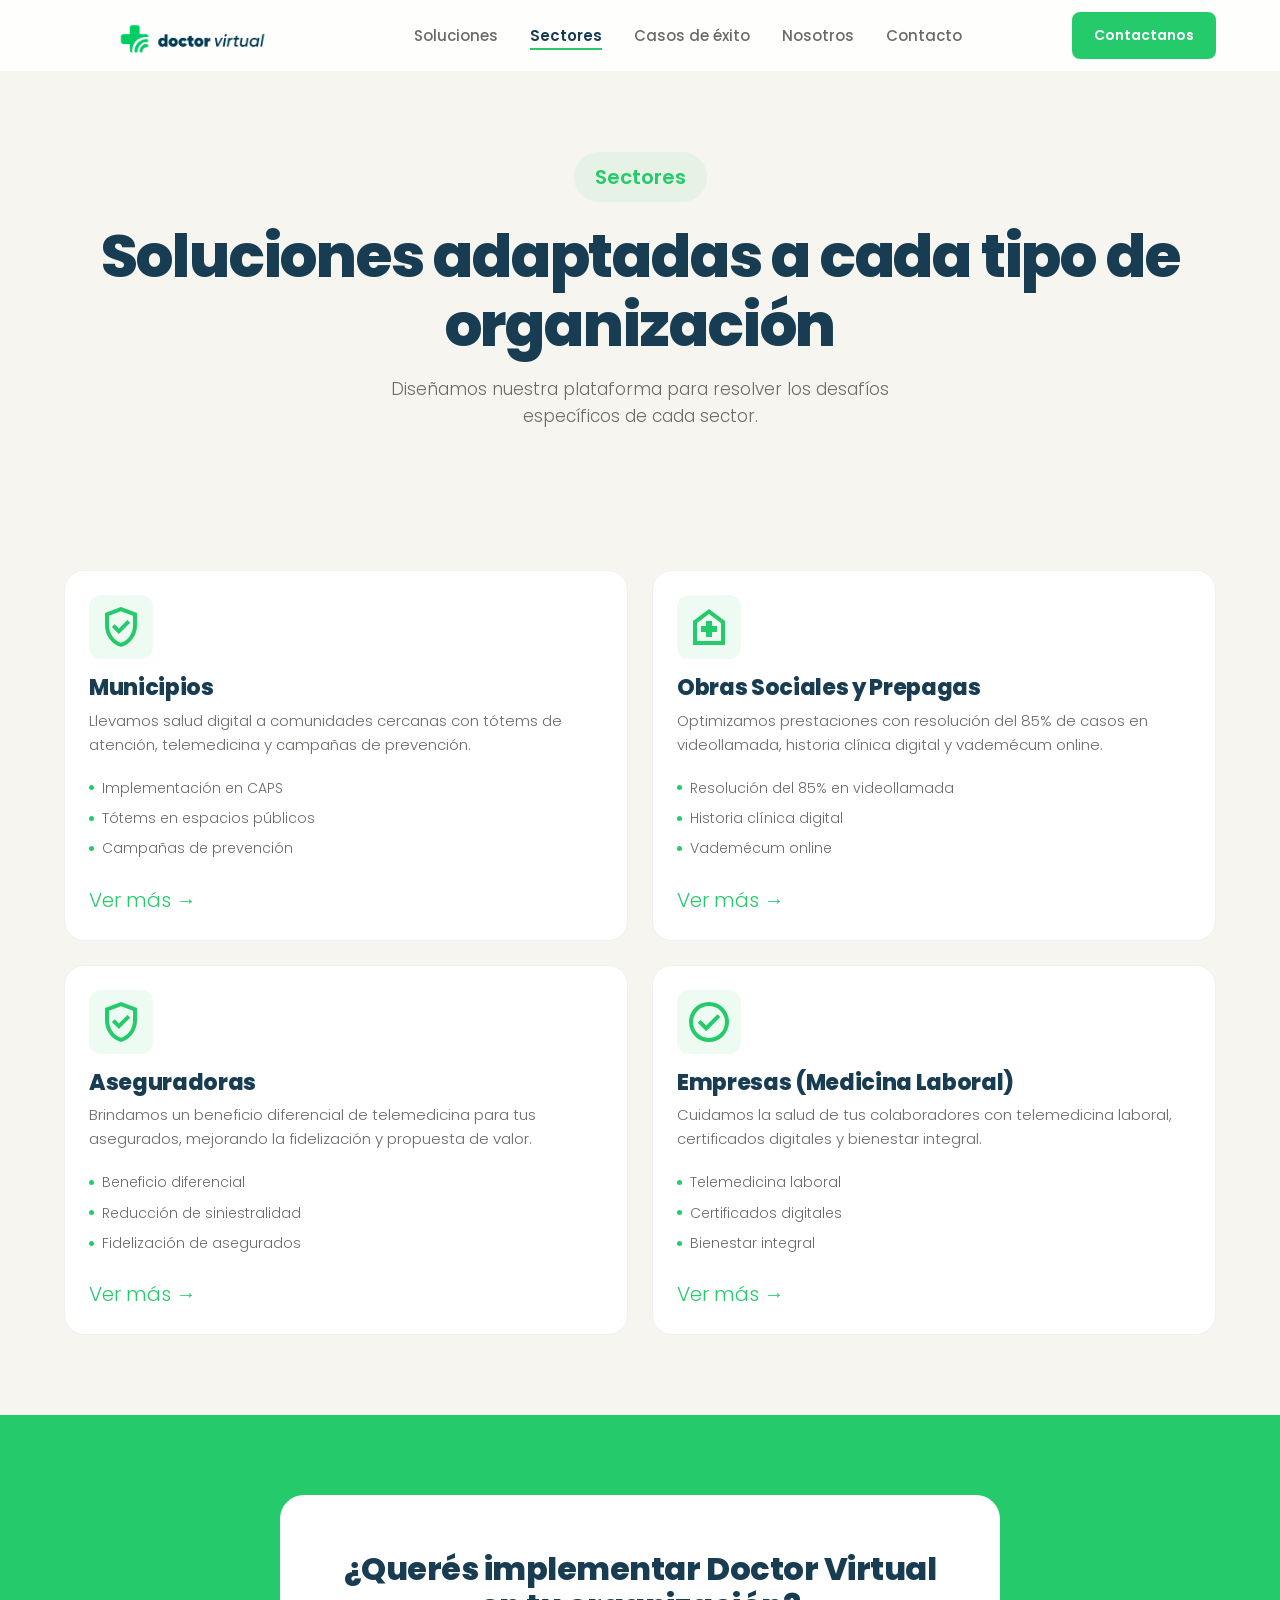
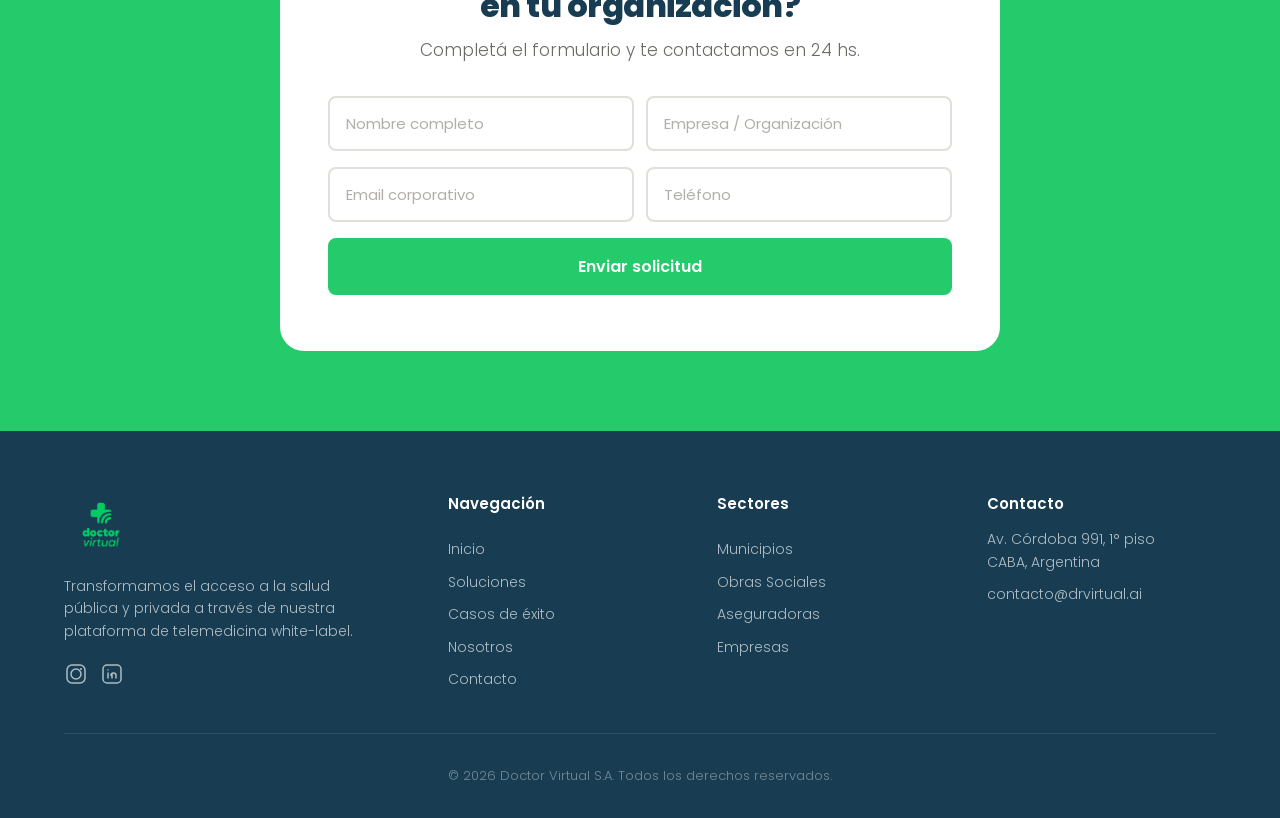
<file: sectores.html>
<!DOCTYPE html>
<html lang="es">
<head>
  <meta charset="UTF-8" />
  <meta name="viewport" content="width=device-width, initial-scale=1.0" />
  <title>Sectores — Doctor Virtual</title>
  <meta name="description" content="Soluciones de telemedicina adaptadas para municipios, obras sociales, prepagas, aseguradoras y empresas." />
  <meta property="og:locale" content="es_AR" />
  <meta property="og:site_name" content="Doctor Virtual" />
  <meta property="og:title" content="Sectores — Doctor Virtual" />
  <meta property="og:description" content="Soluciones de telemedicina adaptadas para municipios, obras sociales, prepagas, aseguradoras y empresas." />
  <meta property="og:image" content="https://doctorvirtual.ai/Fotos/doctor-offering-medical-teleconsultation.jpg" />
  <meta property="og:url" content="https://doctorvirtual.ai/sectores.html" />
  <meta property="og:type" content="website" />
  <meta name="twitter:card" content="summary_large_image" />
  <meta name="twitter:title" content="Sectores — Doctor Virtual" />
  <meta name="twitter:description" content="Soluciones de telemedicina adaptadas para municipios, obras sociales, prepagas, aseguradoras y empresas." />
  <meta name="twitter:image" content="https://doctorvirtual.ai/Fotos/doctor-offering-medical-teleconsultation.jpg" />
  <link rel="canonical" href="https://doctorvirtual.ai/sectores.html" />
  <meta name="robots" content="index, follow" />
  <link rel="icon" type="image/svg+xml" href="icons/logo.svg" />
  <link rel="apple-touch-icon" href="icons/logo.png" />
  <script type="application/ld+json">
  {
    "@context": "https://schema.org",
    "@type": "WebPage",
    "name": "Sectores — Doctor Virtual",
    "description": "Soluciones de telemedicina adaptadas para municipios, obras sociales, prepagas, aseguradoras y empresas.",
    "url": "https://doctorvirtual.ai/sectores.html",
    "isPartOf": {
      "@type": "WebSite",
      "name": "Doctor Virtual",
      "url": "https://doctorvirtual.ai/"
    }
  }
  </script>
  <link rel="preconnect" href="https://fonts.googleapis.com" />
  <link rel="preconnect" href="https://fonts.gstatic.com" crossorigin />
  <link href="https://fonts.googleapis.com/css2?family=Poppins:wght@300;600;800&display=swap" rel="stylesheet" />
  <link rel="stylesheet" href="css/styles.css" />
</head>
<body>
  <nav class="navbar" id="navbar">
    <div class="container nav-container">
      <a href="index.html" class="logo">
        <img src="icons/logo.png" alt="Doctor Virtual" style="height:120px;width:auto;">
        
      </a>
      <ul class="nav-links" id="navLinks">
        <li><a href="soluciones.html" class="nav-link">Soluciones</a></li>
        <li><a href="sectores.html" class="nav-link active">Sectores</a></li>
        <li style="display:none"><a href="nuestros-clientes.html" class="nav-link">Clientes</a></li>
        <li><a href="casos-de-exito.html" class="nav-link">Casos de éxito</a></li>
        <li><a href="nosotros.html" class="nav-link">Nosotros</a></li>
        <li><a href="contacto.html" class="nav-link">Contacto</a></li>
      </ul>
      <a href="contacto.html" class="btn btn-primary nav-cta">Contactanos</a>
      <button class="hamburger" id="hamburger" aria-label="Menú"><span></span><span></span><span></span></button>
    </div>
  </nav>

  <section class="page-hero">
    <div class="container">
      <span class="badge fade-in">Sectores</span>
      <h1 class="fade-in">Soluciones adaptadas a cada tipo de organización</h1>
      <p class="fade-in">Diseñamos nuestra plataforma para resolver los desafíos específicos de cada sector.</p>
    </div>
  </section>

  <section class="page-section page-section-alt">
    <div class="container">
      <div class="sectors-detail-grid">
        <a href="municipios.html" class="sector-card-large bento-card fade-in">
          <div class="sector-card-icon">
            <svg width="48" height="48" viewBox="0 -960 960 960" fill="#25CB6B"><path d="m438-338 226-226-57-57-169 169-84-84-57 57 141 141Zm42 258q-139-35-229.5-159.5T160-516v-244l320-120 320 120v244q0 152-90.5 276.5T480-80Zm0-84q104-33 172-132t68-220v-189l-240-90-240 90v189q0 121 68 220t172 132Zm0-316Z"/></svg>
          </div>
          <h2>Municipios</h2>
          <p>Llevamos salud digital a comunidades cercanas con tótems de atención, telemedicina y campañas de prevención.</p>
          <ul class="sector-highlights">
            <li>Implementación en CAPS</li>
            <li>Tótems en espacios públicos</li>
            <li>Campañas de prevención</li>
          </ul>
          <span class="sector-arrow">Ver más &rarr;</span>
        </a>
        <a href="obras-sociales.html" class="sector-card-large bento-card fade-in">
          <div class="sector-card-icon">
            <svg width="48" height="48" viewBox="0 -960 960 960" fill="#25CB6B"><path d="M420-280h120v-100h100v-120H540v-100H420v100H320v120h100v100ZM160-120v-480l320-240 320 240v480H160Zm80-80h480v-360L480-740 240-560v360Zm240-270Z"/></svg>
          </div>
          <h2>Obras Sociales y Prepagas</h2>
          <p>Optimizamos prestaciones con resolución del 85% de casos en videollamada, historia clínica digital y vademécum online.</p>
          <ul class="sector-highlights">
            <li>Resolución del 85% en videollamada</li>
            <li>Historia clínica digital</li>
            <li>Vademécum online</li>
          </ul>
          <span class="sector-arrow">Ver más &rarr;</span>
        </a>
        <a href="aseguradoras.html" class="sector-card-large bento-card fade-in">
          <div class="sector-card-icon">
            <svg width="48" height="48" viewBox="0 -960 960 960" fill="#25CB6B"><path d="m438-338 226-226-57-57-169 169-84-84-57 57 141 141Zm42 258q-139-35-229.5-159.5T160-516v-244l320-120 320 120v244q0 152-90.5 276.5T480-80Zm0-84q104-33 172-132t68-220v-189l-240-90-240 90v189q0 121 68 220t172 132Zm0-316Z"/></svg>
          </div>
          <h2>Aseguradoras</h2>
          <p>Brindamos un beneficio diferencial de telemedicina para tus asegurados, mejorando la fidelización y propuesta de valor.</p>
          <ul class="sector-highlights">
            <li>Beneficio diferencial</li>
            <li>Reducción de siniestralidad</li>
            <li>Fidelización de asegurados</li>
          </ul>
          <span class="sector-arrow">Ver más &rarr;</span>
        </a>
        <a href="empresas.html" class="sector-card-large bento-card fade-in">
          <div class="sector-card-icon">
            <svg width="48" height="48" viewBox="0 -960 960 960" fill="#25CB6B"><path d="m424-296 282-282-56-56-226 226-114-114-56 56 170 170Zm56 216q-83 0-156-31.5T197-197q-54-54-85.5-127T80-480q0-83 31.5-156T197-763q54-54 127-85.5T480-880q83 0 156 31.5T763-763q54 54 85.5 127T880-480q0 83-31.5 156T763-197q-54 54-127 85.5T480-80Zm0-80q134 0 227-93t93-227q0-134-93-227t-227-93q-134 0-227 93t-93 227q0 134 93 227t227 93Zm0-320Z"/></svg>
          </div>
          <h2>Empresas (Medicina Laboral)</h2>
          <p>Cuidamos la salud de tus colaboradores con telemedicina laboral, certificados digitales y bienestar integral.</p>
          <ul class="sector-highlights">
            <li>Telemedicina laboral</li>
            <li>Certificados digitales</li>
            <li>Bienestar integral</li>
          </ul>
          <span class="sector-arrow">Ver más &rarr;</span>
        </a>
      </div>
    </div>
  </section>

  <section class="cta-final">
    <div class="container">
      <div class="cta-box fade-in">
        <h2>¿Querés implementar Doctor Virtual en tu organización?</h2>
        <p>Completá el formulario y te contactamos en 24 hs.</p>
        <form class="cta-form" id="demoForm">
          <div class="form-row">
            <input type="text" name="nombre" placeholder="Nombre completo" required />
            <input type="text" name="empresa" placeholder="Empresa / Organización" required />
          </div>
          <div class="form-row">
            <input type="email" name="email" placeholder="Email corporativo" required />
            <input type="tel" name="telefono" placeholder="Teléfono" />
          </div>
          <button type="submit" class="btn btn-primary btn-lg btn-block">Enviar solicitud</button>
        </form>
      </div>
    </div>
  </section>

  <footer class="footer">
    <div class="container">
      <div class="footer-grid">
        <div class="footer-brand">
          <a href="index.html" class="logo">
            <img src="icon material 3/doctor virtual footer.png" alt="Doctor Virtual" style="height:64px;width:auto;">
            
          </a>
          <p>Transformamos el acceso a la salud pública y privada a través de nuestra plataforma de telemedicina white-label.</p>
          <div class="footer-social">
            <a href="https://instagram.com/doctorvirtual.ai" target="_blank" rel="noopener" aria-label="Instagram"><svg width="24" height="24" viewBox="0 0 24 24" fill="none"><rect x="3" y="3" width="18" height="18" rx="5" stroke="currentColor" stroke-width="1.5"/><circle cx="17" cy="7" r="1" fill="currentColor"/><circle cx="12" cy="12" r="5" stroke="currentColor" stroke-width="1.5"/></svg></a>
            <a href="https://www.linkedin.com/company/doctorvirtual-ia/" target="_blank" rel="noopener" aria-label="LinkedIn"><svg width="24" height="24" viewBox="0 0 24 24" fill="none"><rect x="3" y="3" width="18" height="18" rx="4" stroke="currentColor" stroke-width="1.5"/><path d="M8 11v5M8 8v.01M12 16v-4M16 16v-2.5a2.5 2.5 0 0 0-5 0" stroke="currentColor" stroke-width="1.5" stroke-linecap="round"/></svg></a>
          </div>
        </div>
        <div class="footer-links">
          <h4>Navegación</h4>
          <a href="index.html">Inicio</a>
          <a href="soluciones.html">Soluciones</a>
          <a href="casos-de-exito.html">Casos de éxito</a>
          <a href="nosotros.html">Nosotros</a>
          <a href="contacto.html">Contacto</a>
        </div>
        <div class="footer-links">
          <h4>Sectores</h4>
          <a href="municipios.html">Municipios</a>
          <a href="obras-sociales.html">Obras Sociales</a>
          <a href="aseguradoras.html">Aseguradoras</a>
          <a href="empresas.html">Empresas</a>
        </div>
        <div class="footer-contact">
          <h4>Contacto</h4>
          <p>Av. Córdoba 991, 1° piso<br/>CABA, Argentina</p>
          <a href="mailto:contacto@drvirtual.ai">contacto@drvirtual.ai</a>
        </div>
      </div>
      <div class="footer-bottom">
        <p>&copy; 2026 Doctor Virtual S.A. Todos los derechos reservados.</p>
      </div>
    </div>
  </footer>

  <div class="modal-overlay" id="demoModal">
    <div class="modal">
      <button class="modal-close" id="modalClose" aria-label="Cerrar">&times;</button>
      <h2>Contactanos</h2>
      <p>Completá tus datos y te contactamos en 24 hs.</p>
      <form id="modalForm">
        <input type="text" name="nombre" placeholder="Nombre completo" required />
        <input type="text" name="empresa" placeholder="Empresa / Organización" required />
        <input type="email" name="email" placeholder="Email corporativo" required />
        <input type="tel" name="telefono" placeholder="Teléfono" />
        <button type="submit" class="btn btn-primary btn-lg btn-block">Enviar</button>
      </form>
    </div>
  </div>

  <script src="js/main.js"></script>
</body>
</html>
</file>
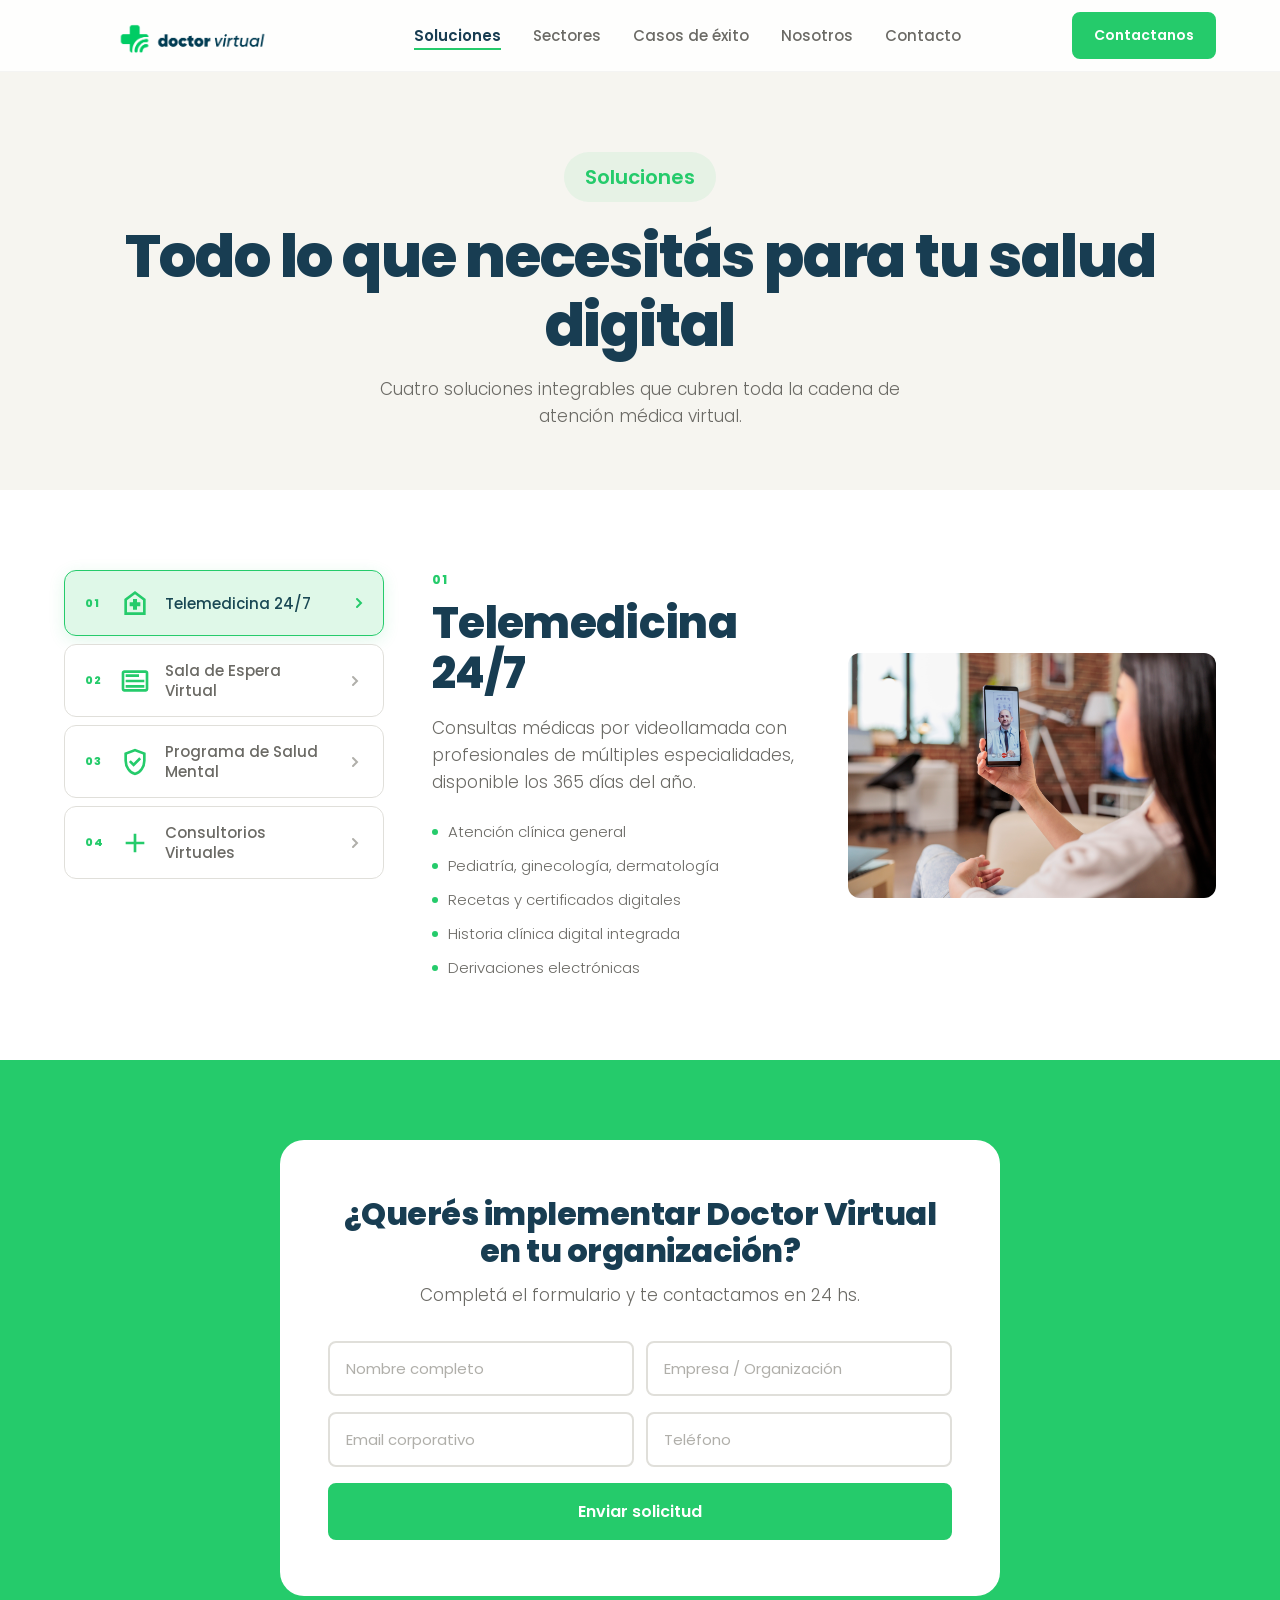
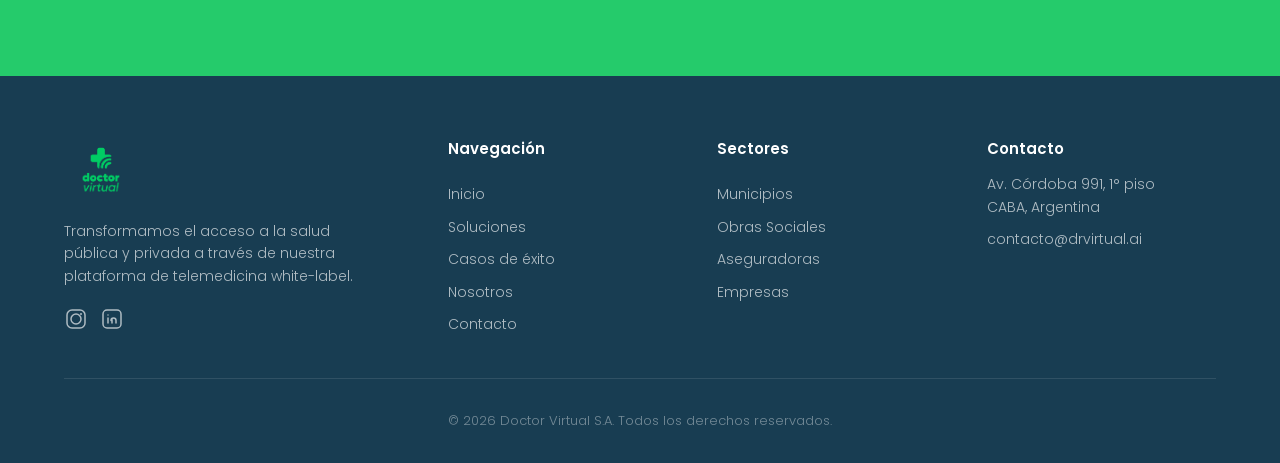
<file: soluciones.html>
<!DOCTYPE html>
<html lang="es">
<head>
  <meta charset="UTF-8" />
  <meta name="viewport" content="width=device-width, initial-scale=1.0" />
  <title>Soluciones — Doctor Virtual</title>
  <meta name="description" content="Conocé todas nuestras soluciones de telemedicina: Telemedicina 24/7, Sala de Espera Virtual, Salud Mental y Tótems de atención." />
  <meta property="og:locale" content="es_AR" />
  <meta property="og:site_name" content="Doctor Virtual" />
  <meta property="og:title" content="Soluciones — Doctor Virtual" />
  <meta property="og:description" content="Conocé todas nuestras soluciones de telemedicina: Telemedicina 24/7, Sala de Espera Virtual, Salud Mental y Tótems de atención." />
  <meta property="og:image" content="https://doctorvirtual.ai/Fotos/doctor-offering-medical-teleconsultation.jpg" />
  <meta property="og:url" content="https://doctorvirtual.ai/soluciones.html" />
  <meta property="og:type" content="website" />
  <meta name="twitter:card" content="summary_large_image" />
  <meta name="twitter:title" content="Soluciones — Doctor Virtual" />
  <meta name="twitter:description" content="Conocé todas nuestras soluciones de telemedicina: Telemedicina 24/7, Sala de Espera Virtual, Salud Mental y Tótems de atención." />
  <meta name="twitter:image" content="https://doctorvirtual.ai/Fotos/doctor-offering-medical-teleconsultation.jpg" />
  <link rel="canonical" href="https://doctorvirtual.ai/soluciones.html" />
  <meta name="robots" content="index, follow" />
  <link rel="icon" type="image/svg+xml" href="icons/logo.svg" />
  <link rel="apple-touch-icon" href="icons/logo.png" />
  <script type="application/ld+json">
  {
    "@context": "https://schema.org",
    "@type": "WebPage",
    "name": "Soluciones — Doctor Virtual",
    "description": "Conocé todas nuestras soluciones de telemedicina: Telemedicina 24/7, Sala de Espera Virtual, Salud Mental y Tótems de atención.",
    "url": "https://doctorvirtual.ai/soluciones.html",
    "isPartOf": {
      "@type": "WebSite",
      "name": "Doctor Virtual",
      "url": "https://doctorvirtual.ai/"
    }
  }
  </script>
  <link rel="preconnect" href="https://fonts.googleapis.com" />
  <link rel="preconnect" href="https://fonts.gstatic.com" crossorigin />
  <link href="https://fonts.googleapis.com/css2?family=Poppins:wght@300;600;800&display=swap" rel="stylesheet" />
  <link rel="stylesheet" href="css/styles.css" />
</head>
<body>
  <nav class="navbar" id="navbar">
    <div class="container nav-container">
      <a href="index.html" class="logo">
        <img src="icons/logo.png" alt="Doctor Virtual" style="height:120px;width:auto;">
        
      </a>
      <ul class="nav-links" id="navLinks">
        <li><a href="soluciones.html" class="nav-link active">Soluciones</a></li>
        <li><a href="sectores.html" class="nav-link">Sectores</a></li>
        <li style="display:none"><a href="nuestros-clientes.html" class="nav-link">Clientes</a></li>
        <li><a href="casos-de-exito.html" class="nav-link">Casos de éxito</a></li>
        <li><a href="nosotros.html" class="nav-link">Nosotros</a></li>
        <li><a href="contacto.html" class="nav-link">Contacto</a></li>
      </ul>
      <a href="contacto.html" class="btn btn-primary nav-cta">Contactanos</a>
      <button class="hamburger" id="hamburger" aria-label="Menú"><span></span><span></span><span></span></button>
    </div>
  </nav>

  <section class="page-hero">
    <div class="container">
      <span class="badge fade-in">Soluciones</span>
      <h1 class="fade-in">Todo lo que necesitás para tu salud digital</h1>
      <p class="fade-in">Cuatro soluciones integrables que cubren toda la cadena de atención médica virtual.</p>
    </div>
  </section>

  <section class="page-section" id="soluciones-tabs">
    <div class="container">
      <div class="vtab-wrapper">
        <div class="vtab-nav" role="tablist" aria-label="Soluciones">
          <button class="vtab-btn active" role="tab" aria-selected="true" aria-controls="panel-01" data-tab="01">
            <span class="vtab-num">01</span>
            <span class="vtab-icon">
              <svg width="32" height="32" viewBox="0 -960 960 960" fill="currentColor"><path d="M420-280h120v-100h100v-120H540v-100H420v100H320v120h100v100ZM160-120v-480l320-240 320 240v480H160Zm80-80h480v-360L480-740 240-560v360Zm240-270Z"/></svg>
            </span>
            <span class="vtab-label">Telemedicina 24/7</span>
            <svg class="vtab-arrow" width="16" height="16" viewBox="0 0 16 16" fill="none"><path d="M6 4l4 4-4 4" stroke="currentColor" stroke-width="2" stroke-linecap="round"/></svg>
          </button>
          <button class="vtab-btn" role="tab" aria-selected="false" aria-controls="panel-02" data-tab="02">
            <span class="vtab-num">02</span>
            <span class="vtab-icon">
              <svg width="32" height="32" viewBox="0 -960 960 960" fill="currentColor"><path d="M200-280h560v-80H200v80Zm0-160h560v-80H200v80Zm0-160h400v-80H200v80Zm-40 440q-33 0-56.5-23.5T80-240v-480q0-33 23.5-56.5T160-800h640q33 0 56.5 23.5T880-720v480q0 33-23.5 56.5T800-160H160Zm0-80h640v-480H160v480Zm0 0v-480 480Z"/></svg>
            </span>
            <span class="vtab-label">Sala de Espera Virtual</span>
            <svg class="vtab-arrow" width="16" height="16" viewBox="0 0 16 16" fill="none"><path d="M6 4l4 4-4 4" stroke="currentColor" stroke-width="2" stroke-linecap="round"/></svg>
          </button>
          <button class="vtab-btn" role="tab" aria-selected="false" aria-controls="panel-03" data-tab="03">
            <span class="vtab-num">03</span>
            <span class="vtab-icon">
              <svg width="32" height="32" viewBox="0 -960 960 960" fill="currentColor"><path d="m438-338 226-226-57-57-169 169-84-84-57 57 141 141Zm42 258q-139-35-229.5-159.5T160-516v-244l320-120 320 120v244q0 152-90.5 276.5T480-80Zm0-84q104-33 172-132t68-220v-189l-240-90-240 90v189q0 121 68 220t172 132Zm0-316Z"/></svg>
            </span>
            <span class="vtab-label">Programa de Salud Mental</span>
            <svg class="vtab-arrow" width="16" height="16" viewBox="0 0 16 16" fill="none"><path d="M6 4l4 4-4 4" stroke="currentColor" stroke-width="2" stroke-linecap="round"/></svg>
          </button>
          <button class="vtab-btn" role="tab" aria-selected="false" aria-controls="panel-04" data-tab="04">
            <span class="vtab-num">04</span>
            <span class="vtab-icon">
              <svg width="32" height="32" viewBox="0 -960 960 960" fill="currentColor"><path d="M440-440H200v-80h240v-240h80v240h240v80H520v240h-80v-240Z"/></svg>
            </span>
            <span class="vtab-label">Consultorios Virtuales</span>
            <svg class="vtab-arrow" width="16" height="16" viewBox="0 0 16 16" fill="none"><path d="M6 4l4 4-4 4" stroke="currentColor" stroke-width="2" stroke-linecap="round"/></svg>
          </button>
        </div>
        <div class="vtab-panels">
          <div class="vtab-panel active" id="panel-01" role="tabpanel" aria-labelledby="tab-01">
            <button class="vtab-acc-header" aria-expanded="true">
              <span class="vtab-num">01</span>
              <span class="vtab-acc-label">Telemedicina 24/7</span>
              <svg class="vtab-acc-arrow" width="16" height="16" viewBox="0 0 16 16" fill="none"><path d="M4 6l4 4 4-4" stroke="currentColor" stroke-width="2" stroke-linecap="round"/></svg>
            </button>
            <div class="vtab-acc-body">
            <div class="vtab-panel-inner fade-in visible">
              <span class="detail-num">01</span>
              <h2>Telemedicina 24/7</h2>
              <p>Consultas médicas por videollamada con profesionales de múltiples especialidades, disponible los 365 días del año.</p>
              <ul class="detail-features">
                <li>Atención clínica general</li>
                <li>Pediatría, ginecología, dermatología</li>
                <li>Recetas y certificados digitales</li>
                <li>Historia clínica digital integrada</li>
                <li>Derivaciones electrónicas</li>
              </ul>
            </div>
            </div>
            <div class="vtab-panel-visual fade-in visible">
              <img src="icon material 3/telemedicine-online-video-consultation-2025-02-17-11-50-05-utc.jpg" alt="Telemedicina 24/7" style="width:100%;height:100%;object-fit:cover;border-radius:12px;">
            </div>
          </div>
          <div class="vtab-panel" id="panel-02" role="tabpanel" aria-labelledby="tab-02">
            <button class="vtab-acc-header" aria-expanded="false">
              <span class="vtab-num">02</span>
              <span class="vtab-acc-label">Sala de Espera Virtual</span>
              <svg class="vtab-acc-arrow" width="16" height="16" viewBox="0 0 16 16" fill="none"><path d="M4 6l4 4 4-4" stroke="currentColor" stroke-width="2" stroke-linecap="round"/></svg>
            </button>
            <div class="vtab-acc-body">
            <div class="vtab-panel-inner fade-in visible">
              <span class="detail-num">02</span>
              <h2>Sala de Espera Virtual</h2>
              <p>Contenido audiovisual educativo sobre prevención que se reproduce mientras el paciente espera su atención.</p>
              <ul class="detail-features">
                <li>Campañas de prevención personalizables</li>
                <li>Educación en salud</li>
                <li>Contenido audiovisual propio</li>
                <li>Sin espera presencial</li>
                <li>Estadísticas de visualización</li>
              </ul>
            </div>
            </div>
            <div class="vtab-panel-visual fade-in visible">
              <div class="detail-placeholder">
                <img src="icon material 3/elderly-people-taking-sick-niece-emergency-checkup-feeling-dizzy-light-headed-young-child-being-unconscious-hospital-reception-physician-consulting-girl-with-flashlight.jpg" alt="Sala de Espera Virtual" style="width:100%;height:100%;object-fit:cover;border-radius:8px;">
              </div>
            </div>
          </div>
          <div class="vtab-panel" id="panel-03" role="tabpanel" aria-labelledby="tab-03">
            <button class="vtab-acc-header" aria-expanded="false">
              <span class="vtab-num">03</span>
              <span class="vtab-acc-label">Programa de Salud Mental</span>
              <svg class="vtab-acc-arrow" width="16" height="16" viewBox="0 0 16 16" fill="none"><path d="M4 6l4 4 4-4" stroke="currentColor" stroke-width="2" stroke-linecap="round"/></svg>
            </button>
            <div class="vtab-acc-body">
            <div class="vtab-panel-inner fade-in visible">
              <span class="detail-num">03</span>
              <h2>Programa de Salud Mental</h2>
              <p>Primera escucha psicológica 24/7 con derivación asistida cuando se requiere atención especializada.</p>
              <ul class="detail-features">
                <li>Contención emocional inmediata</li>
                <li>Primera escucha profesional</li>
                <li>Derivación asistida</li>
                <li>Seguimiento digital</li>
                <li>Tests estandarizados</li>
              </ul>
            </div>
            </div>
            <div class="vtab-panel-visual fade-in visible">
              <img src="Fotos/woman-attends-online-class-while-relaxing-on-couch-2026-01-06-09-42-28-utc.jpg" alt="Salud Mental" style="width:100%;height:100%;object-fit:cover;border-radius:12px;">
            </div>
          </div>
          <div class="vtab-panel" id="panel-04" role="tabpanel" aria-labelledby="tab-04">
            <button class="vtab-acc-header" aria-expanded="false">
              <span class="vtab-num">04</span>
              <span class="vtab-acc-label">Consultorios Virtuales</span>
              <svg class="vtab-acc-arrow" width="16" height="16" viewBox="0 0 16 16" fill="none"><path d="M4 6l4 4 4-4" stroke="currentColor" stroke-width="2" stroke-linecap="round"/></svg>
            </button>
            <div class="vtab-acc-body">
            <div class="vtab-panel-inner fade-in visible">
              <span class="detail-num">04</span>
              <h2>Consultorios Virtuales (Tótems)</h2>
              <p>Unidades físicas de atención médica virtual instaladas en espacios públicos para patologías leves.</p>
              <ul class="detail-features">
                <li>Acceso en lugares remotos</li>
                <li>Atención inmediata sin turno</li>
                <li>Bajo costo operativo</li>
                <li>Integración comunitaria</li>
                <li>Panel de monitoreo en tiempo real</li>
              </ul>
            </div>
            </div>
            <div class="vtab-panel-visual fade-in visible">
              <img src="Fotos/DSC08070.JPG" alt="Tótems de Atención" style="width:100%;height:100%;object-fit:cover;border-radius:12px;">
            </div>
          </div>
        </div>
      </div>
    </div>
  </section>

  <section class="cta-final">
    <div class="container">
      <div class="cta-box fade-in">
        <h2>¿Querés implementar Doctor Virtual en tu organización?</h2>
        <p>Completá el formulario y te contactamos en 24 hs.</p>
        <form class="cta-form" id="demoForm">
          <div class="form-row">
            <input type="text" name="nombre" placeholder="Nombre completo" required />
            <input type="text" name="empresa" placeholder="Empresa / Organización" required />
          </div>
          <div class="form-row">
            <input type="email" name="email" placeholder="Email corporativo" required />
            <input type="tel" name="telefono" placeholder="Teléfono" />
          </div>
          <button type="submit" class="btn btn-primary btn-lg btn-block">Enviar solicitud</button>
        </form>
      </div>
    </div>
  </section>

  <footer class="footer">
    <div class="container">
      <div class="footer-grid">
        <div class="footer-brand">
          <a href="index.html" class="logo">
            <img src="icon material 3/doctor virtual footer.png" alt="Doctor Virtual" style="height:64px;width:auto;">
            
          </a>
          <p>Transformamos el acceso a la salud pública y privada a través de nuestra plataforma de telemedicina white-label.</p>
          <div class="footer-social">
            <a href="https://instagram.com/doctorvirtual.ai" target="_blank" rel="noopener" aria-label="Instagram"><svg width="24" height="24" viewBox="0 0 24 24" fill="none"><rect x="3" y="3" width="18" height="18" rx="5" stroke="currentColor" stroke-width="1.5"/><circle cx="17" cy="7" r="1" fill="currentColor"/><circle cx="12" cy="12" r="5" stroke="currentColor" stroke-width="1.5"/></svg></a>
            <a href="https://www.linkedin.com/company/doctorvirtual-ia/" target="_blank" rel="noopener" aria-label="LinkedIn"><svg width="24" height="24" viewBox="0 0 24 24" fill="none"><rect x="3" y="3" width="18" height="18" rx="4" stroke="currentColor" stroke-width="1.5"/><path d="M8 11v5M8 8v.01M12 16v-4M16 16v-2.5a2.5 2.5 0 0 0-5 0" stroke="currentColor" stroke-width="1.5" stroke-linecap="round"/></svg></a>
          </div>
        </div>
        <div class="footer-links">
          <h4>Navegación</h4>
          <a href="index.html">Inicio</a>
          <a href="soluciones.html">Soluciones</a>
          <a href="casos-de-exito.html">Casos de éxito</a>
          <a href="nosotros.html">Nosotros</a>
          <a href="contacto.html">Contacto</a>
        </div>
        <div class="footer-links">
          <h4>Sectores</h4>
          <a href="municipios.html">Municipios</a>
          <a href="obras-sociales.html">Obras Sociales</a>
          <a href="aseguradoras.html">Aseguradoras</a>
          <a href="empresas.html">Empresas</a>
        </div>
        <div class="footer-contact">
          <h4>Contacto</h4>
          <p>Av. Córdoba 991, 1° piso<br/>CABA, Argentina</p>
          <a href="mailto:contacto@drvirtual.ai">contacto@drvirtual.ai</a>
        </div>
      </div>
      <div class="footer-bottom">
        <p>&copy; 2026 Doctor Virtual S.A. Todos los derechos reservados.</p>
      </div>
    </div>
  </footer>

  <div class="modal-overlay" id="demoModal">
    <div class="modal">
      <button class="modal-close" id="modalClose" aria-label="Cerrar">&times;</button>
      <h2>Contactanos</h2>
      <p>Completá tus datos y te contactamos en 24 hs.</p>
      <form id="modalForm">
        <input type="text" name="nombre" placeholder="Nombre completo" required />
        <input type="text" name="empresa" placeholder="Empresa / Organización" required />
        <input type="email" name="email" placeholder="Email corporativo" required />
        <input type="tel" name="telefono" placeholder="Teléfono" />
        <button type="submit" class="btn btn-primary btn-lg btn-block">Enviar</button>
      </form>
    </div>
  </div>

  <script src="js/main.js"></script>
</body>
</html>
</file>
<file: css/styles.css>
/* ========== RESET & BASE ========== */
*, *::before, *::after {
  margin: 0;
  padding: 0;
  box-sizing: border-box;
}

:root {
  --green: #25CB6B;
  --green-light: rgba(37, 203, 107, 0.08);
  --green-mid: rgba(37, 203, 107, 0.15);
  --blue: #183D52;
  --cream: #F6F5F0;
  --white: #FFFFFF;
  --gray-50: #F9F9F9;
  --gray-100: #F0F0EE;
  --gray-200: #E0DFDA;
  --gray-300: #B0AFAA;
  --gray-400: #8A8984;
  --gray-500: #6B6A65;
  --gray-600: #4A4945;
  --text: #1A1A18;
  --text-light: #6B6A65;
  --radius-sm: 8px;
  --radius-md: 12px;
  --radius-lg: 20px;
  --radius-xl: 24px;
  --shadow-sm: 0 1px 3px rgba(0,0,0,0.06);
  --shadow-md: 0 4px 16px rgba(0,0,0,0.08);
  --shadow-lg: 0 12px 40px rgba(0,0,0,0.1);
  --shadow-xl: 0 20px 60px rgba(0,0,0,0.12);
  --font: 'Poppins', -apple-system, BlinkMacSystemFont, 'Segoe UI', sans-serif;
  --container: 1200px;
  --nav-height: 72px;
}

html {
  scroll-behavior: smooth;
  -webkit-font-smoothing: antialiased;
}

body {
  font-family: var(--font);
  font-weight: 300;
  color: var(--text);
  background: var(--white);
  line-height: 1.6;
  overflow-x: hidden;
}

img { max-width: 100%; display: block; }
a { text-decoration: none; color: inherit; }
ul { list-style: none; }

/* ========== CONTAINER ========== */
.container {
  width: 100%;
  max-width: var(--container);
  margin: 0 auto;
  padding: 0 24px;
}

/* ========== TYPOGRAPHY ========== */
h1, h2, h3, h4 {
  font-weight: 800;
  line-height: 1.15;
  color: var(--blue);
}

h1 {
  font-size: clamp(2.25rem, 5vw, 3.75rem);
  letter-spacing: -0.02em;
}

h2 {
  font-size: clamp(1.75rem, 3.5vw, 2.75rem);
  letter-spacing: -0.015em;
}

h3 {
  font-size: 1.25rem;
  font-weight: 600;
}

p {
  color: var(--text-light);
  font-size: 1.0625rem;
}

.section-title {
  margin-bottom: 48px;
  max-width: 640px;
}

.section-label {
  display: inline-block;
  font-size: 0.8125rem;
  font-weight: 600;
  text-transform: uppercase;
  letter-spacing: 0.08em;
  color: var(--green);
  margin-bottom: 12px;
}

/* ========== BUTTONS ========== */
.btn {
  display: inline-flex;
  align-items: center;
  justify-content: center;
  gap: 8px;
  font-family: var(--font);
  font-weight: 600;
  font-size: 0.9375rem;
  border-radius: var(--radius-sm);
  padding: 12px 24px;
  border: 2px solid transparent;
  cursor: pointer;
  transition: all 0.25s ease;
}

.btn-primary {
  background: var(--green);
  color: var(--white);
  border-color: var(--green);
}
.btn-primary:hover {
  background: #1fb85e;
  border-color: #1fb85e;
  transform: translateY(-1px);
  box-shadow: 0 4px 16px rgba(37, 203, 107, 0.35);
}

.btn-outline {
  background: transparent;
  color: var(--blue);
  border-color: var(--blue);
}
.btn-outline:hover {
  background: var(--blue);
  color: var(--white);
  transform: translateY(-1px);
}
.about-content .btn-outline:hover {
  background: var(--green);
  border-color: var(--green);
  color: var(--white);
}

.btn-lg { padding: 14px 32px; font-size: 1rem; }
.btn-block { width: 100%; }

/* ========== BADGE ========== */
.badge {
  display: inline-block;
  font-size: 1.25rem;
  font-weight: 600;
  color: var(--green);
  background: var(--green-light);
  padding: 9px 21px;
  border-radius: 100px;
  margin-bottom: 20px;
}

.hero-badges {
  display: flex;
  flex-wrap: wrap;
  gap: 8px;
  margin-bottom: 4px;
}

.badge-msal {
  color: var(--blue);
  background: rgba(24, 61, 82, 0.08);
}

/* ========== NAVBAR ========== */
.navbar {
  position: fixed;
  top: 0;
  left: 0;
  width: 100%;
  height: var(--nav-height);
  background: rgba(255,255,255,0.85);
  backdrop-filter: blur(16px);
  -webkit-backdrop-filter: blur(16px);
  border-bottom: 1px solid rgba(0,0,0,0.04);
  z-index: 1000;
  transition: box-shadow 0.3s;
}
.navbar.scrolled {
  box-shadow: 0 1px 8px rgba(0,0,0,0.06);
}

.nav-container {
  display: flex;
  align-items: center;
  justify-content: space-between;
  height: 100%;
}

.logo {
  display: flex;
  align-items: center;
  gap: 10px;
  font-weight: 800;
  font-size: 1.25rem;
  color: var(--blue);
}

.nav-links {
  display: flex;
  gap: 32px;
}

.nav-link {
  font-size: 0.9375rem;
  font-weight: 500;
  color: var(--gray-500);
  transition: color 0.2s;
  position: relative;
}
.nav-link::after {
  content: '';
  position: absolute;
  bottom: -4px;
  left: 0;
  width: 0;
  height: 2px;
  background: var(--green);
  transition: width 0.3s;
}
.nav-link:hover { color: var(--blue); }
.nav-link:hover::after { width: 100%; }

.nav-cta {
  padding: 10px 20px;
  font-size: 0.875rem;
}

.hamburger {
  display: none;
  flex-direction: column;
  gap: 5px;
  background: none;
  border: none;
  cursor: pointer;
  padding: 4px;
}
.hamburger span {
  display: block;
  width: 24px;
  height: 2px;
  background: var(--blue);
  border-radius: 2px;
  transition: all 0.3s;
}

/* ========== HERO ========== */
.hero {
  padding: calc(var(--nav-height) + 60px) 0 80px;
  background: var(--white);
  position: relative;
  overflow: hidden;
}
.hero::before {
  content: '';
  position: absolute;
  top: -20%;
  right: -10%;
  width: 600px;
  height: 600px;
  border-radius: 50%;
  background: radial-gradient(circle, rgba(37,203,107,0.06) 0%, transparent 70%);
  pointer-events: none;
}

.hero-grid {
  display: grid;
  grid-template-columns: 1fr 1fr;
  gap: 60px;
  align-items: center;
}

.hero-content { max-width: 560px; }

.hero-sub {
  font-size: 1.1875rem;
  line-height: 1.7;
  margin: 20px 0 36px;
}

.hero-ctas {
  display: flex;
  gap: 16px;
  flex-wrap: wrap;
}

/* Mockup */
.hero-mockup-wrapper {
  position: relative;
  display: flex;
  justify-content: center;
  align-items: center;
}

.mockup {
  width: 280px;
  height: 560px;
  background: var(--blue);
  border-radius: 40px;
  padding: 12px;
  position: relative;
  box-shadow: var(--shadow-xl);
  z-index: 2;
}

.mockup-notch {
  width: 120px;
  height: 24px;
  background: var(--blue);
  border-radius: 0 0 16px 16px;
  margin: -12px auto 0;
}

.mockup-screen {
  width: 100%;
  height: calc(100% - 20px);
  background: var(--white);
  border-radius: 28px;
  display: flex;
  align-items: center;
  justify-content: center;
  padding: 20px;
}

.mockup-call {
  text-align: center;
}

.mockup-avatar {
  width: 80px;
  height: 80px;
  border-radius: 50%;
  background: linear-gradient(135deg, var(--green), #1fb85e);
  margin: 0 auto 12px;
  position: relative;
}
.mockup-avatar::after {
  content: '';
  position: absolute;
  bottom: 0;
  left: 50%;
  transform: translateX(-50%);
  width: 40px;
  height: 40px;
  background: var(--white);
  border-radius: 50% 50% 0 0;
  opacity: 0.3;
}

.mockup-name { font-weight: 600; font-size: 0.9375rem; color: var(--blue); }
.mockup-status { font-size: 0.8125rem; color: var(--green); margin-top: 4px; }

.hero-shape {
  position: absolute;
  width: 400px;
  height: 400px;
  background: radial-gradient(circle, rgba(37,203,107,0.15) 0%, transparent 70%);
  border-radius: 50%;
  top: 20%;
  left: -20%;
  z-index: 1;
  pointer-events: none;
}

/* Hero Stats */
.hero-stats {
  display: flex;
  gap: 32px;
  margin-top: 36px;
  padding-top: 24px;
  border-top: 1px solid var(--gray-100);
}

.hero-stat { text-align: center; }

.hero-stat-num {
  font-size: 1.5rem;
  font-weight: 800;
  color: var(--blue);
}
.hero-stat-num small {
  font-size: 0.875rem;
  font-weight: 600;
  color: var(--green);
}

.hero-stat-label {
  display: block;
  font-size: 0.75rem;
  color: var(--gray-400);
  text-transform: uppercase;
  letter-spacing: 0.05em;
  margin-top: 2px;
}

/* ========== CLIENTS ========== */
.clients {
  padding: 60px 0;
  background: var(--cream);
  overflow: hidden;
}

.clients-heading {
  text-align: center;
  font-size: 0.9375rem;
  font-weight: 600;
  color: var(--gray-400);
  text-transform: uppercase;
  letter-spacing: 0.06em;
  margin-bottom: 36px;
}

.clients-marquee {
  overflow: hidden;
  width: 100%;
  background: var(--text);
  padding: 20px 0;
  mask-image: linear-gradient(to right, transparent 0%, black 5%, black 95%, transparent 100%);
  -webkit-mask-image: linear-gradient(to right, transparent 0%, black 5%, black 95%, transparent 100%);
}

.clients-track {
  display: flex;
  gap: 48px;
  width: max-content;
  animation: marquee 50s linear infinite;
}

.clients-track:hover {
  animation-play-state: paused;
}

@keyframes marquee {
  0% { transform: translateX(0); }
  100% { transform: translateX(-50%); }
}

.client-logo {
  font-weight: 800;
  font-size: 1.125rem;
  color: var(--white);
  letter-spacing: 0.02em;
  white-space: nowrap;
  transition: opacity 0.3s;
  flex-shrink: 0;
}
.client-logo:hover { opacity: 0.6; }

/* ========== CLIENTES LOGOS ========== */
.logos-grid {
  display: grid;
  grid-template-columns: repeat(5, 1fr);
  gap: 24px;
}

.client-logo-card {
  opacity: 0;
  transform: translateY(24px);
  transition: opacity 0.5s ease, transform 0.5s ease;
}

.client-logo-card.visible {
  opacity: 1;
  transform: translateY(0);
}

.client-logo-card:nth-child(1) { transition-delay: 0.00s; }
.client-logo-card:nth-child(2) { transition-delay: 0.03s; }
.client-logo-card:nth-child(3) { transition-delay: 0.06s; }
.client-logo-card:nth-child(4) { transition-delay: 0.09s; }
.client-logo-card:nth-child(5) { transition-delay: 0.12s; }
.client-logo-card:nth-child(6) { transition-delay: 0.15s; }
.client-logo-card:nth-child(7) { transition-delay: 0.18s; }
.client-logo-card:nth-child(8) { transition-delay: 0.21s; }
.client-logo-card:nth-child(9) { transition-delay: 0.24s; }
.client-logo-card:nth-child(10) { transition-delay: 0.27s; }
.client-logo-card:nth-child(11) { transition-delay: 0.30s; }
.client-logo-card:nth-child(12) { transition-delay: 0.33s; }
.client-logo-card:nth-child(13) { transition-delay: 0.36s; }
.client-logo-card:nth-child(14) { transition-delay: 0.39s; }
.client-logo-card:nth-child(15) { transition-delay: 0.42s; }
.client-logo-card:nth-child(16) { transition-delay: 0.45s; }
.client-logo-card:nth-child(17) { transition-delay: 0.48s; }
.client-logo-card:nth-child(18) { transition-delay: 0.51s; }
.client-logo-card:nth-child(19) { transition-delay: 0.54s; }
.client-logo-card:nth-child(20) { transition-delay: 0.57s; }
.client-logo-card:nth-child(21) { transition-delay: 0.60s; }
.client-logo-card:nth-child(22) { transition-delay: 0.63s; }
.client-logo-card:nth-child(23) { transition-delay: 0.66s; }
.client-logo-card:nth-child(24) { transition-delay: 0.69s; }
.client-logo-card:nth-child(25) { transition-delay: 0.72s; }
.client-logo-card:nth-child(26) { transition-delay: 0.75s; }
.client-logo-card:nth-child(27) { transition-delay: 0.78s; }
.client-logo-card:nth-child(28) { transition-delay: 0.81s; }
.client-logo-card:nth-child(29) { transition-delay: 0.84s; }
.client-logo-card:nth-child(30) { transition-delay: 0.87s; }
.client-logo-card:nth-child(31) { transition-delay: 0.90s; }
.client-logo-card:nth-child(32) { transition-delay: 0.93s; }
.client-logo-card:nth-child(33) { transition-delay: 0.96s; }

.logo-inner {
  display: flex;
  align-items: center;
  justify-content: center;
  height: 100px;
  padding: 16px;
  background: var(--gray-50);
  border: 1px solid var(--gray-100);
  border-radius: var(--radius-md);
  transition: all 0.3s ease;
}

.logo-inner:hover {
  border-color: var(--green);
  box-shadow: var(--shadow-md);
  transform: translateY(-2px);
}

.logo-inner img {
  max-width: 100%;
  max-height: 100%;
  object-fit: contain;
  filter: grayscale(1);
  opacity: 0.7;
  transition: all 0.3s ease;
}

.logo-inner:hover img {
  filter: grayscale(0);
  opacity: 1;
}

/* ========== METRICS ========== */
.metrics {
  padding: 80px 0;
  background: var(--white);
}

.metrics-grid {
  display: grid;
  grid-template-columns: repeat(4, 1fr);
  gap: 24px;
}

.metric-card {
  text-align: center;
  padding: 40px 24px;
}

.metric-icon { margin-bottom: 16px; display: block; }

.metric-number {
  display: inline-block;
  font-size: 3rem;
  font-weight: 800;
  color: var(--blue);
  line-height: 1;
}

.metric-unit {
  font-size: 1.5rem;
  font-weight: 600;
  color: var(--green);
  margin-left: 4px;
}

.metric-label {
  font-size: 0.9375rem;
  color: var(--text-light);
  margin-top: 8px;
}

.metric-compare {
  display: block;
  font-size: 0.8125rem;
  color: var(--green);
  font-weight: 600;
  margin-top: 6px;
}

/* ========== BENTO CARD ========== */
.bento-card {
  background: var(--white);
  border: 1px solid var(--gray-100);
  border-radius: var(--radius-lg);
  padding: 24px;
  transition: all 0.35s ease;
}
.bento-card:hover {
  border-color: var(--green-mid);
  box-shadow: var(--shadow-md);
  transform: translateY(-2px);
}

/* ========== DIFFERENTIALS ========== */
.differentials {
  padding: 80px 0;
  background: var(--cream);
}

.diffs-grid {
  display: grid;
  grid-template-columns: repeat(4, 1fr);
  gap: 20px;
}

.diff-card { text-align: center; }

.diff-icon {
  width: 64px;
  height: 64px;
  background: var(--green-light);
  border-radius: var(--radius-md);
  display: flex;
  align-items: center;
  justify-content: center;
  margin: 0 auto 16px;
}

.diff-card h3 { margin-bottom: 8px; font-size: 1.0625rem; }
.diff-card p { font-size: 0.9375rem; }

/* ========== WHITE LABEL ========== */
.whitelabel {
  padding: 80px 0;
  background: var(--white);
}

.wl-grid {
  display: grid;
  grid-template-columns: 1fr 1fr;
  gap: 60px;
  align-items: center;
}

.wl-features {
  margin-top: 24px;
  display: flex;
  flex-direction: column;
  gap: 12px;
}
.wl-features li {
  display: flex;
  align-items: center;
  gap: 10px;
  font-size: 0.9375rem;
  color: var(--text-light);
}
.wl-features li::before {
  content: '';
  width: 8px;
  height: 8px;
  background: var(--green);
  border-radius: 50%;
  flex-shrink: 0;
}

.wl-visual {
  display: flex;
  justify-content: center;
  gap: 16px;
}

.wl-mockups {
  display: flex;
  gap: 16px;
  flex-wrap: wrap;
  justify-content: center;
}

.wl-mockup {
  width: 140px;
  height: 220px;
  background: var(--cream);
  border-radius: var(--radius-md);
  display: flex;
  flex-direction: column;
  align-items: center;
  justify-content: center;
  gap: 8px;
  border: 2px dashed var(--gray-200);
  transition: all 0.3s;
}
.wl-mockup:hover { border-color: var(--green); background: var(--green-light); }

.wl-brand { font-weight: 600; font-size: 0.75rem; color: var(--blue); text-align: center; }
.wl-dot {
  width: 10px;
  height: 10px;
  border-radius: 50%;
  background: var(--green);
}

.wl-mockup-1 .wl-dot { background: #2563eb; }
.wl-mockup-2 .wl-dot { background: #e11d48; }
.wl-mockup-3 .wl-dot { background: #f59e0b; }

/* ========== SOLUTIONS ========== */
.solutions {
  padding: 80px 0;
  background: var(--cream);
}

.solutions-grid {
  display: grid;
  grid-template-columns: repeat(4, 1fr);
  gap: 20px;
}

.solution-card { text-align: center; }

.solution-icon {
  width: 72px;
  height: 72px;
  background: var(--green-light);
  border-radius: var(--radius-md);
  display: flex;
  align-items: center;
  justify-content: center;
  margin: 0 auto 16px;
}

.solution-card h3 { margin-bottom: 8px; }
.solution-card p { font-size: 0.9375rem; }

/* ========== SECTORS ========== */
.sectors {
  padding: 80px 0;
  background: var(--white);
}

.sectors-grid {
  display: grid;
  grid-template-columns: repeat(4, 1fr);
  gap: 20px;
}

.sector-card {
  display: flex;
  flex-direction: column;
  cursor: pointer;
}

.sector-icon {
  width: 64px;
  height: 64px;
  background: var(--green-light);
  border-radius: var(--radius-md);
  display: flex;
  align-items: center;
  justify-content: center;
  margin-bottom: 16px;
  transition: background 0.3s;
}
.sector-card:hover .sector-icon { background: var(--green-mid); }

.sector-card h3 { margin-bottom: 8px; }
.sector-card p { font-size: 0.9375rem; margin-bottom: auto; }

.sector-arrow {
  display: inline-block;
  margin-top: 16px;
  font-size: 1.25rem;
  color: var(--green);
  transition: transform 0.3s;
}
.sector-card:hover .sector-arrow { transform: translateX(4px); }

/* ========== CASES ========== */
.cases {
  padding: 80px 0;
  background: var(--cream);
}

.cases-grid {
  display: grid;
  grid-template-columns: repeat(3, 1fr);
  gap: 24px;
}

.case-card { display: flex; flex-direction: column; }

.case-header {
  display: flex;
  align-items: center;
  justify-content: space-between;
  margin-bottom: 16px;
}

.case-logo {
  font-weight: 800;
  font-size: 1.0625rem;
  color: var(--blue);
}

.case-tag {
  font-size: 0.75rem;
  font-weight: 600;
  color: var(--green);
  background: var(--green-light);
  padding: 4px 10px;
  border-radius: 100px;
}

.case-card blockquote {
  font-style: italic;
  font-weight: 300;
  font-size: 0.9375rem;
  color: var(--gray-500);
  line-height: 1.7;
  margin-bottom: 20px;
  flex: 1;
}

.case-result {
  border-top: 1px solid var(--gray-100);
  padding-top: 16px;
}
.case-stat {
  font-size: 1.75rem;
  font-weight: 800;
  color: var(--green);
}
.case-stat-label {
  display: block;
  font-size: 0.8125rem;
  color: var(--text-light);
  margin-top: 2px;
}

/* ========== CTA FINAL ========== */
.cta-final {
  padding: 80px 0;
  background: var(--green);
}

.cta-box {
  background: var(--white);
  border-radius: var(--radius-xl);
  padding: 56px 48px;
  text-align: center;
  max-width: 720px;
  margin: 0 auto;
}

.cta-box h2 {
  font-size: clamp(1.5rem, 3vw, 2rem);
  margin-bottom: 12px;
}

.cta-box p {
  margin-bottom: 32px;
}

.cta-form {
  display: flex;
  flex-direction: column;
  gap: 16px;
}

.form-row {
  display: grid;
  grid-template-columns: 1fr 1fr;
  gap: 12px;
}

.cta-form input,
.modal input {
  width: 100%;
  padding: 14px 16px;
  border: 2px solid var(--gray-200);
  border-radius: var(--radius-sm);
  font-family: var(--font);
  font-size: 0.9375rem;
  color: var(--text);
  background: var(--white);
  transition: border-color 0.25s, box-shadow 0.25s;
  outline: none;
}
.cta-form input:focus,
.modal input:focus {
  border-color: var(--green);
  box-shadow: 0 0 0 3px var(--green-light);
}
.cta-form input::placeholder,
.modal input::placeholder {
  color: var(--gray-300);
}

/* ========== FOOTER ========== */
.footer {
  background: var(--blue);
  color: var(--white);
  padding: 64px 0 32px;
}

.footer .logo span { color: var(--white); }

.footer-grid {
  display: grid;
  grid-template-columns: 1.5fr 1fr 1fr 1fr;
  gap: 40px;
  padding-bottom: 40px;
  border-bottom: 1px solid rgba(255,255,255,0.1);
  margin-bottom: 32px;
}

.footer p, .footer a:not(.logo) {
  color: rgba(255,255,255,0.65);
  font-size: 0.875rem;
}

.footer-brand p { margin-top: 16px; max-width: 320px; }

.footer-social {
  display: flex;
  gap: 12px;
  margin-top: 20px;
}
.footer-social a {
  color: rgba(255,255,255,0.5);
  transition: color 0.3s;
}
.footer-social a:hover { color: var(--green); }

.footer-links h4, .footer-contact h4 {
  color: var(--white);
  margin-bottom: 16px;
  font-weight: 600;
  font-size: 0.9375rem;
}

.footer-links {
  display: flex;
  flex-direction: column;
  gap: 10px;
}

.footer-links a:hover { color: var(--green); }

.footer-contact p {
  margin-bottom: 8px;
}

.footer-bottom {
  text-align: center;
}
.footer-bottom p {
  font-size: 0.8125rem;
  color: rgba(255,255,255,0.4);
}

/* ========== MODAL ========== */
.modal-overlay {
  display: none;
  position: fixed;
  inset: 0;
  background: rgba(0,0,0,0.5);
  backdrop-filter: blur(4px);
  z-index: 2000;
  align-items: center;
  justify-content: center;
  padding: 24px;
}
.modal-overlay.active { display: flex; }

.modal {
  background: var(--white);
  border-radius: var(--radius-xl);
  padding: 40px;
  max-width: 480px;
  width: 100%;
  position: relative;
  animation: modalIn 0.3s ease;
}

@keyframes modalIn {
  from { opacity: 0; transform: scale(0.95) translateY(10px); }
  to { opacity: 1; transform: scale(1) translateY(0); }
}

.modal-close {
  position: absolute;
  top: 16px;
  right: 20px;
  background: none;
  border: none;
  font-size: 1.75rem;
  cursor: pointer;
  color: var(--gray-300);
  transition: color 0.2s;
}
.modal-close:hover { color: var(--text); }

.modal h2 { margin-bottom: 8px; }
.modal p { margin-bottom: 24px; }
.modal form { display: flex; flex-direction: column; gap: 12px; }

/* ========== ABOUT / QUIÉNES SOMOS ========== */
.about {
  padding: 80px 0;
  background: var(--white);
  border-top: 1px solid var(--gray-100);
}

.about-grid {
  display: grid;
  grid-template-columns: 1fr 1fr;
  gap: 60px;
  align-items: center;
}

.about-content p { margin-bottom: 16px; }

.about-stats {
  display: grid;
  grid-template-columns: 1fr 1fr;
  gap: 16px;
}

.about-stat-card {
  background: var(--cream);
  border-radius: var(--radius-lg);
  padding: 24px;
  text-align: center;
  transition: all 0.3s;
}
.about-stat-card:hover {
  background: var(--green-light);
}

.about-stat-num {
  display: block;
  font-size: 2rem;
  font-weight: 800;
  color: var(--blue);
  line-height: 1;
}
.about-stat-label {
  display: block;
  font-size: 0.8125rem;
  color: var(--text-light);
  margin-top: 6px;
}

/* ========== SPECIALTIES ========== */
.specialties {
  padding: 80px 0;
  background: var(--white);
}

.specialties-grid {
  display: grid;
  grid-template-columns: repeat(4, 1fr);
  gap: 12px;
}

.specialty-item {
  display: flex;
  align-items: center;
  gap: 10px;
  padding: 14px 16px;
  background: var(--cream);
  border-radius: var(--radius-sm);
  font-size: 0.9375rem;
  font-weight: 600;
  color: var(--blue);
  transition: all 0.3s;
}
.specialty-item:hover {
  background: var(--green-light);
  transform: translateY(-1px);
}

.specialty-icon {
  width: 28px;
  height: 28px;
  background: var(--green-light);
  border-radius: 50%;
  display: flex;
  align-items: center;
  justify-content: center;
  flex-shrink: 0;
}
.specialty-icon svg { width: 14px; height: 14px; }

/* ========== CARD LINK ========== */
.card-link {
  display: inline-block;
  margin-top: 12px;
  font-size: 0.875rem;
  font-weight: 600;
  color: var(--green);
  transition: gap 0.3s;
}
.solution-card:hover .card-link { text-decoration: underline; }

/* ========== SECTION FOOTER LINK ========== */
.section-footer-link {
  text-align: center;
  margin-top: 40px;
}

/* ========== ACTIVE NAV LINK ========== */
.nav-link.active {
  color: var(--blue);
  font-weight: 600;
}
.nav-link.active::after { width: 100%; }

/* ========== PAGE HERO ========== */
.page-hero {
  padding: calc(var(--nav-height) + 80px) 0 60px;
  background: var(--cream);
  text-align: center;
}
.page-hero h1 { margin-bottom: 16px; }
.page-hero p { max-width: 560px; margin: 0 auto; }

/* ========== PAGE SECTION ========== */
.page-section {
  padding: 80px 0;
}
.page-section-alt {
  background: var(--cream);
}

/* ========== DETAIL ROW ========== */
.detail-row {
  display: grid;
  grid-template-columns: 1fr 1fr;
  gap: 60px;
  align-items: center;
}

.detail-num {
  font-size: 0.75rem;
  font-weight: 800;
  color: var(--green);
  letter-spacing: 0.1em;
  margin-bottom: 8px;
  display: block;
}

.detail-content h2 { margin-bottom: 16px; }

.detail-features {
  margin-top: 24px;
  display: flex;
  flex-direction: column;
  gap: 10px;
}
.detail-features li {
  display: flex;
  align-items: center;
  gap: 10px;
  font-size: 0.9375rem;
  color: var(--text-light);
}
.detail-features li::before {
  content: '';
  width: 6px;
  height: 6px;
  background: var(--green);
  border-radius: 50%;
  flex-shrink: 0;
}

.detail-visual {
  display: flex;
  justify-content: center;
}

.detail-placeholder {
  width: 100%;
  max-width: 400px;
  aspect-ratio: 4/3;
  background: #F6F5F0;
  border-radius: var(--radius-lg);
  display: flex;
  align-items: center;
  justify-content: center;
}

.clients-carousel {
  display: flex;
  align-items: center;
  gap: 16px;
}

.carousel-viewport {
  overflow: hidden;
  width: 260px;
  height: 80px;
  position: relative;
}

.carousel-track {
  display: flex;
  flex-direction: column;
  transition: transform 0.5s ease-in-out;
}

.carousel-slide {
  height: 80px;
  display: flex;
  align-items: center;
  justify-content: center;
  flex-shrink: 0;
}

.carousel-slide img {
  max-width: 100%;
  max-height: 100%;
  object-fit: contain;
  display: block;
}


.detail-reverse .detail-visual { order: -1; }

/* ========== VERTICAL TABS (Soluciones) ========== */
.vtab-wrapper {
  display: grid;
  grid-template-columns: 320px 1fr;
  gap: 48px;
  align-items: start;
}

.vtab-nav {
  display: flex;
  flex-direction: column;
  gap: 8px;
  position: sticky;
  top: calc(var(--nav-height) + 32px);
}

.vtab-btn {
  display: flex;
  align-items: center;
  gap: 14px;
  width: 100%;
  padding: 16px 20px;
  border: 1px solid var(--gray-200);
  border-radius: var(--radius-md);
  background: var(--white);
  cursor: pointer;
  font-family: var(--font);
  font-size: 0.9375rem;
  font-weight: 500;
  color: var(--text-light);
  text-align: left;
  transition: all 0.3s ease;
  position: relative;
  overflow: hidden;
}

.vtab-btn::before {
  content: '';
  position: absolute;
  inset: 0;
  background: var(--green-light);
  opacity: 0;
  transition: opacity 0.3s ease;
}

.vtab-btn:hover {
  border-color: var(--green);
  color: var(--blue);
}

.vtab-btn:hover::before {
  opacity: 1;
}

.vtab-btn.active {
  border-color: var(--green);
  background: var(--green-light);
  color: var(--blue);
  box-shadow: 0 4px 16px rgba(37, 203, 107, 0.15);
}

.vtab-btn.active::before {
  opacity: 1;
}

.vtab-num {
  font-size: 0.6875rem;
  font-weight: 800;
  color: var(--green);
  letter-spacing: 0.1em;
  flex-shrink: 0;
  min-width: 20px;
}

.vtab-icon {
  flex-shrink: 0;
  width: 32px;
  height: 32px;
  color: var(--green);
  transition: transform 0.3s ease;
}

.vtab-btn.active .vtab-icon {
  color: var(--green);
}

.vtab-label {
  flex: 1;
  line-height: 1.3;
}

.vtab-arrow {
  flex-shrink: 0;
  color: var(--gray-300);
  transition: transform 0.3s ease, color 0.3s ease;
}

.vtab-btn.active .vtab-arrow {
  transform: translateX(4px);
  color: var(--green);
}

/* Panels */
.vtab-panels {
  position: relative;
  min-height: 400px;
}

.vtab-panel {
  display: grid;
  grid-template-columns: 1fr 1fr;
  gap: 48px;
  align-items: center;
  opacity: 0;
  visibility: hidden;
  position: absolute;
  top: 0;
  left: 0;
  width: 100%;
  transition: opacity 0.4s ease, visibility 0.4s ease;
}

.vtab-panel.active {
  opacity: 1;
  visibility: visible;
  position: relative;
}

.vtab-panel-inner {
  max-width: 480px;
}

.vtab-panel-inner .detail-num {
  margin-bottom: 8px;
  display: block;
}

.vtab-panel-inner h2 {
  margin-bottom: 16px;
}

.vtab-panel-visual {
  display: flex;
  justify-content: center;
}

/* Accordion header hidden on desktop */
.vtab-acc-header {
  display: none;
}

/* ========== SECTORS DETAIL ========== */
.sectors-detail-grid {
  display: grid;
  grid-template-columns: repeat(2, 1fr);
  gap: 24px;
}

.sector-card-large {
  display: flex;
  flex-direction: column;
  cursor: pointer;
}

.sector-card-icon {
  width: 64px;
  height: 64px;
  background: var(--green-light);
  border-radius: var(--radius-md);
  display: flex;
  align-items: center;
  justify-content: center;
  margin-bottom: 16px;
  transition: background 0.3s;
}
.sector-card-large:hover .sector-card-icon { background: var(--green-mid); }

.sector-card-large h2 { font-size: 1.375rem; margin-bottom: 8px; }
.sector-card-large p { font-size: 0.9375rem; margin-bottom: 16px; }

.sector-highlights {
  list-style: none;
  margin-bottom: auto;
}
.sector-highlights li {
  font-size: 0.875rem;
  color: var(--text-light);
  padding: 4px 0;
  display: flex;
  align-items: center;
  gap: 8px;
}
.sector-highlights li::before {
  content: '';
  width: 5px;
  height: 5px;
  background: var(--green);
  border-radius: 50%;
  flex-shrink: 0;
}

.sector-card-large .sector-arrow { margin-top: 20px; }

/* ========== CASES DETAILED ========== */
.cases-detailed-grid {
  display: grid;
  grid-template-columns: repeat(2, 1fr);
  gap: 24px;
}

.case-detailed { display: flex; flex-direction: column; gap: 16px; }
.case-detailed.compact { align-self: start; }

.case-detailed-header {
  display: flex;
  align-items: center;
  justify-content: space-between;
}

.case-detailed-role {
  font-size: 0.8125rem;
  color: var(--gray-400);
}

.case-detailed blockquote {
  font-style: italic;
  font-weight: 300;
  font-size: 0.9375rem;
  color: var(--gray-500);
  line-height: 1.7;
  flex: 1;
}

.case-detailed-results {
  display: grid;
  grid-template-columns: repeat(3, 1fr);
  gap: 12px;
  border-top: 1px solid var(--gray-100);
  padding-top: 16px;
}

.case-result-item { text-align: center; }

/* ========== TEAM ========== */
.team-grid {
  display: grid;
  grid-template-columns: repeat(4, 1fr);
  gap: 20px;
}

.team-card {
  text-align: center;
}

.team-avatar {
  width: 80px;
  height: 80px;
  margin: 0 auto 16px;
}

.team-card h4 {
  font-size: 1.0625rem;
  margin-bottom: 4px;
}

.team-role {
  font-size: 0.8125rem;
  color: var(--text-light);
}

/* ========== CONTACT ========== */
.contact-grid {
  display: grid;
  grid-template-columns: 1.5fr 1fr;
  gap: 40px;
  align-items: start;
}

.contact-form {
  display: flex;
  flex-direction: column;
  gap: 16px;
}

.contact-form input,
.contact-form select,
.contact-form textarea {
  width: 100%;
  padding: 14px 16px;
  border: 2px solid var(--gray-200);
  border-radius: var(--radius-sm);
  font-family: var(--font);
  font-size: 0.9375rem;
  color: var(--text);
  background: var(--white);
  transition: border-color 0.25s, box-shadow 0.25s;
  outline: none;
}
.contact-form input:focus,
.contact-form select:focus,
.contact-form textarea:focus {
  border-color: var(--green);
  box-shadow: 0 0 0 3px var(--green-light);
}
.contact-form input::placeholder,
.contact-form textarea::placeholder {
  color: var(--gray-300);
}

.contact-form select {
  appearance: none;
  background-image: url("data:image/svg+xml,%3Csvg xmlns='http://www.w3.org/2000/svg' width='12' height='12' viewBox='0 -960 960 960'%3E%3Cpath d='M480-344 240-584l56-56 184 184 184-184 56 56-240 240Z' fill='%236B6A65'/%3E%3C/svg%3E");
  background-repeat: no-repeat;
  background-position: right 16px center;
  cursor: pointer;
}

.contact-form textarea { resize: vertical; min-height: 120px; }

.contact-info {
  display: flex;
  flex-direction: column;
  gap: 16px;
}

.contact-info-card { text-align: center; }
.contact-info-card h3 { margin-bottom: 8px; font-size: 1rem; }
.contact-info-card p { font-size: 0.9375rem; }
.contact-info-card .footer-social { justify-content: center; margin-top: 12px; }
.contact-info-card .footer-social a { color: var(--gray-300); }
.contact-info-card .footer-social a:hover { color: var(--green); }

/* ========== ABOUT US PAGE ========== */
.about-us-grid {
  display: grid;
  grid-template-columns: 1fr 1fr;
  gap: 60px;
  align-items: start;
}

.about-us-content h2 { margin-bottom: 20px; }
.about-us-content p { margin-bottom: 16px; }

.about-us-mission {
  display: flex;
  flex-direction: column;
  gap: 16px;
}

.mission-card { text-align: center; }
.mission-card h3 {
  color: var(--green);
  margin-bottom: 8px;
  font-size: 1.125rem;
}

/* ========== FADE IN ANIMATION ========== */
.fade-in {
  opacity: 0;
  transform: translateY(24px);
  transition: opacity 0.6s ease, transform 0.6s ease;
}
.fade-in.visible {
  opacity: 1;
  transform: translateY(0);
}

/* ========== RESPONSIVE ========== */
@media (max-width: 1024px) {
  .logos-grid { grid-template-columns: repeat(4, 1fr); }

  .hero-grid { grid-template-columns: 1fr; text-align: center; }
  .hero-content { max-width: 100%; }
  .hero-ctas { justify-content: center; }
  .hero-visual { display: flex; justify-content: center; }
  .hero-stats { justify-content: center; }

  .diffs-grid { grid-template-columns: repeat(2, 1fr); }
  .solutions-grid { grid-template-columns: repeat(2, 1fr); }
  .sectors-grid { grid-template-columns: repeat(2, 1fr); }

  .wl-grid { grid-template-columns: 1fr; text-align: center; }
  .wl-content .section-title { margin-left: auto; margin-right: auto; }
  .wl-features { align-items: center; }

  .cases-grid { grid-template-columns: 1fr 1fr; }
  .planes-grid { max-width: 100%; }

  .footer-grid { grid-template-columns: 1fr 1fr; }

  .about-grid { grid-template-columns: 1fr; text-align: center; }
  .about-stats { max-width: 400px; margin: 0 auto; }

  .specialties-grid { grid-template-columns: repeat(3, 1fr); }

  .detail-row { grid-template-columns: 1fr; text-align: center; }
  .detail-features { align-items: center; }
  .detail-reverse .detail-visual { order: 0; }

  .vtab-wrapper { grid-template-columns: 220px 1fr; gap: 32px; }

  .metrics-grid { grid-template-columns: repeat(2, 1fr); }

  .sectors-detail-grid { grid-template-columns: 1fr; }
  .cases-detailed-grid { grid-template-columns: 1fr; }
  .team-grid { grid-template-columns: repeat(2, 1fr); }
  .contact-grid { grid-template-columns: 1fr; }

  .about-us-grid { grid-template-columns: 1fr; text-align: center; }
}

@media (max-width: 768px) {
  .logos-grid { grid-template-columns: repeat(3, 1fr); gap: 16px; }
  .logo-inner { height: 80px; padding: 12px; }

  .nav-links { display: none; }
  .nav-cta { display: none; }
  .hamburger { display: flex; }

  .nav-links.open {
    display: flex;
    flex-direction: column;
    position: absolute;
    top: var(--nav-height);
    left: 0;
    width: 100%;
    background: rgba(255,255,255,0.98);
    backdrop-filter: blur(16px);
    padding: 24px;
    gap: 16px;
    border-bottom: 1px solid var(--gray-100);
  }
  .nav-links.open + .nav-cta { display: flex; }

  .clients-track { gap: 24px; }

  .metrics-grid { grid-template-columns: 1fr; }
  .diffs-grid { grid-template-columns: 1fr; }
  .solutions-grid { grid-template-columns: 1fr; }
  .sectors-grid { grid-template-columns: 1fr; }
  .cases-grid { grid-template-columns: 1fr; }
  .planes-grid { max-width: 100%; }

  .form-row { grid-template-columns: 1fr; }

  .footer-grid { grid-template-columns: 1fr; text-align: center; }
  .footer-brand p { max-width: 100%; }
  .footer-social { justify-content: center; }

  .cta-box { padding: 32px 24px; }

  .metric-number { font-size: 2.5rem; }
  h1 { font-size: 2rem; }

  .hero-stats { gap: 24px; flex-wrap: wrap; }
  .about-stats { grid-template-columns: 1fr 1fr; }
  .specialties-grid { grid-template-columns: repeat(2, 1fr); }
  .team-grid { grid-template-columns: 1fr 1fr; }
  .case-detailed-results { grid-template-columns: 1fr 1fr; }
  .sectors-detail-grid { grid-template-columns: 1fr; }
  .cases-detailed-grid { grid-template-columns: 1fr; }


  /* ========== VERTICAL TABS → ACCORDION ========== */
  .vtab-wrapper {
    grid-template-columns: 1fr;
    gap: 0;
  }

  .vtab-nav { display: none; }

  .vtab-panels {
    min-height: 0;
    display: flex;
    flex-direction: column;
    gap: 0;
  }

  .vtab-panel {
    position: relative;
    opacity: 1;
    visibility: visible;
    display: block;
    border: 1px solid var(--gray-200);
    border-radius: var(--radius-md);
    margin-bottom: 8px;
    overflow: hidden;
    background: var(--white);
  }

  .vtab-acc-header {
    display: flex;
    align-items: center;
    gap: 12px;
    width: 100%;
    padding: 16px 20px;
    border: none;
    background: var(--white);
    cursor: pointer;
    font-family: var(--font);
    font-size: 0.9375rem;
    font-weight: 600;
    color: var(--blue);
    text-align: left;
    transition: background 0.2s;
  }

  .vtab-acc-header:hover {
    background: var(--green-light);
  }

  .vtab-acc-header .vtab-num {
    font-size: 0.6875rem;
    font-weight: 800;
    color: var(--green);
    letter-spacing: 0.1em;
  }

  .vtab-acc-label {
    flex: 1;
  }

  .vtab-acc-arrow {
    flex-shrink: 0;
    color: var(--green);
    transition: transform 0.3s ease;
  }

  .vtab-acc-header[aria-expanded="true"] .vtab-acc-arrow {
    transform: rotate(180deg);
  }

  .vtab-acc-body {
    max-height: 0;
    overflow: hidden;
    transition: max-height 0.4s ease;
  }

  .vtab-panel.active .vtab-acc-body {
    max-height: 800px;
  }

  .vtab-panel.active .vtab-acc-header {
    background: var(--green-light);
  }

  .vtab-panel-inner,
  .vtab-panel-visual {
    padding: 0 20px 20px;
  }

  .vtab-panel-inner {
    max-width: 100%;
    text-align: center;
  }

  .vtab-panel-visual .detail-placeholder {
    max-width: 100%;
    aspect-ratio: 16/9;
  }

  .detail-features {
    align-items: center;
  }
}

/* ========== PLANES ========== */
.planes {
  padding: 80px 0;
  background: var(--white);
}
.planes-grid {
  display: grid;
  grid-template-columns: 1fr;
  gap: 24px;
  max-width: 520px;
  margin: 0 auto;
}
.plan-card {
  display: flex;
  flex-direction: column;
  padding: 32px;
  position: relative;
}
.plan-featured {
  border: 2px solid var(--green);
}
.plan-badge {
  position: absolute;
  top: -12px;
  left: 50%;
  transform: translateX(-50%);
  background: var(--green);
  color: var(--white);
  font-size: 0.75rem;
  font-weight: 700;
  text-transform: uppercase;
  letter-spacing: 0.06em;
  padding: 4px 16px;
  border-radius: 20px;
}
.plan-header {
  display: flex;
  align-items: center;
  gap: 12px;
  margin-bottom: 16px;
}
.plan-icon {
  display: flex;
  align-items: center;
  justify-content: center;
  width: 48px;
  height: 48px;
  border-radius: 12px;
  background: rgba(37, 203, 107, 0.1);
  flex-shrink: 0;
}
.plan-name {
  font-size: 1.25rem;
  font-weight: 700;
  color: var(--blue);
  margin: 0;
}
.plan-desc {
  font-size: 0.9375rem;
  line-height: 1.6;
  color: var(--text-light);
  margin-bottom: 20px;
}
.plan-features {
  list-style: none;
  padding: 0;
  margin: 0 0 24px;
  flex: 1;
}
.plan-features li {
  display: flex;
  align-items: center;
  gap: 8px;
  font-size: 0.875rem;
  color: var(--text);
  padding: 6px 0;
}
.plan-features li::before {
  content: "";
  display: inline-block;
  width: 5px;
  height: 5px;
  border-radius: 50%;
  background: var(--green);
  flex-shrink: 0;
}
.plan-btn {
  width: 100%;
}

/* ========== BANNER PLAN METABÓLICO ========== */

@media (max-width: 480px) {
  .container { padding: 0 16px; }
  .hero { padding-top: calc(var(--nav-height) + 40px); }
  .mockup { width: 220px; height: 440px; }
  .logos-grid { grid-template-columns: repeat(2, 1fr); gap: 12px; }
  .logo-inner { height: 70px; padding: 10px; }
  .carousel-viewport { width: 160px; }
}
</file>
